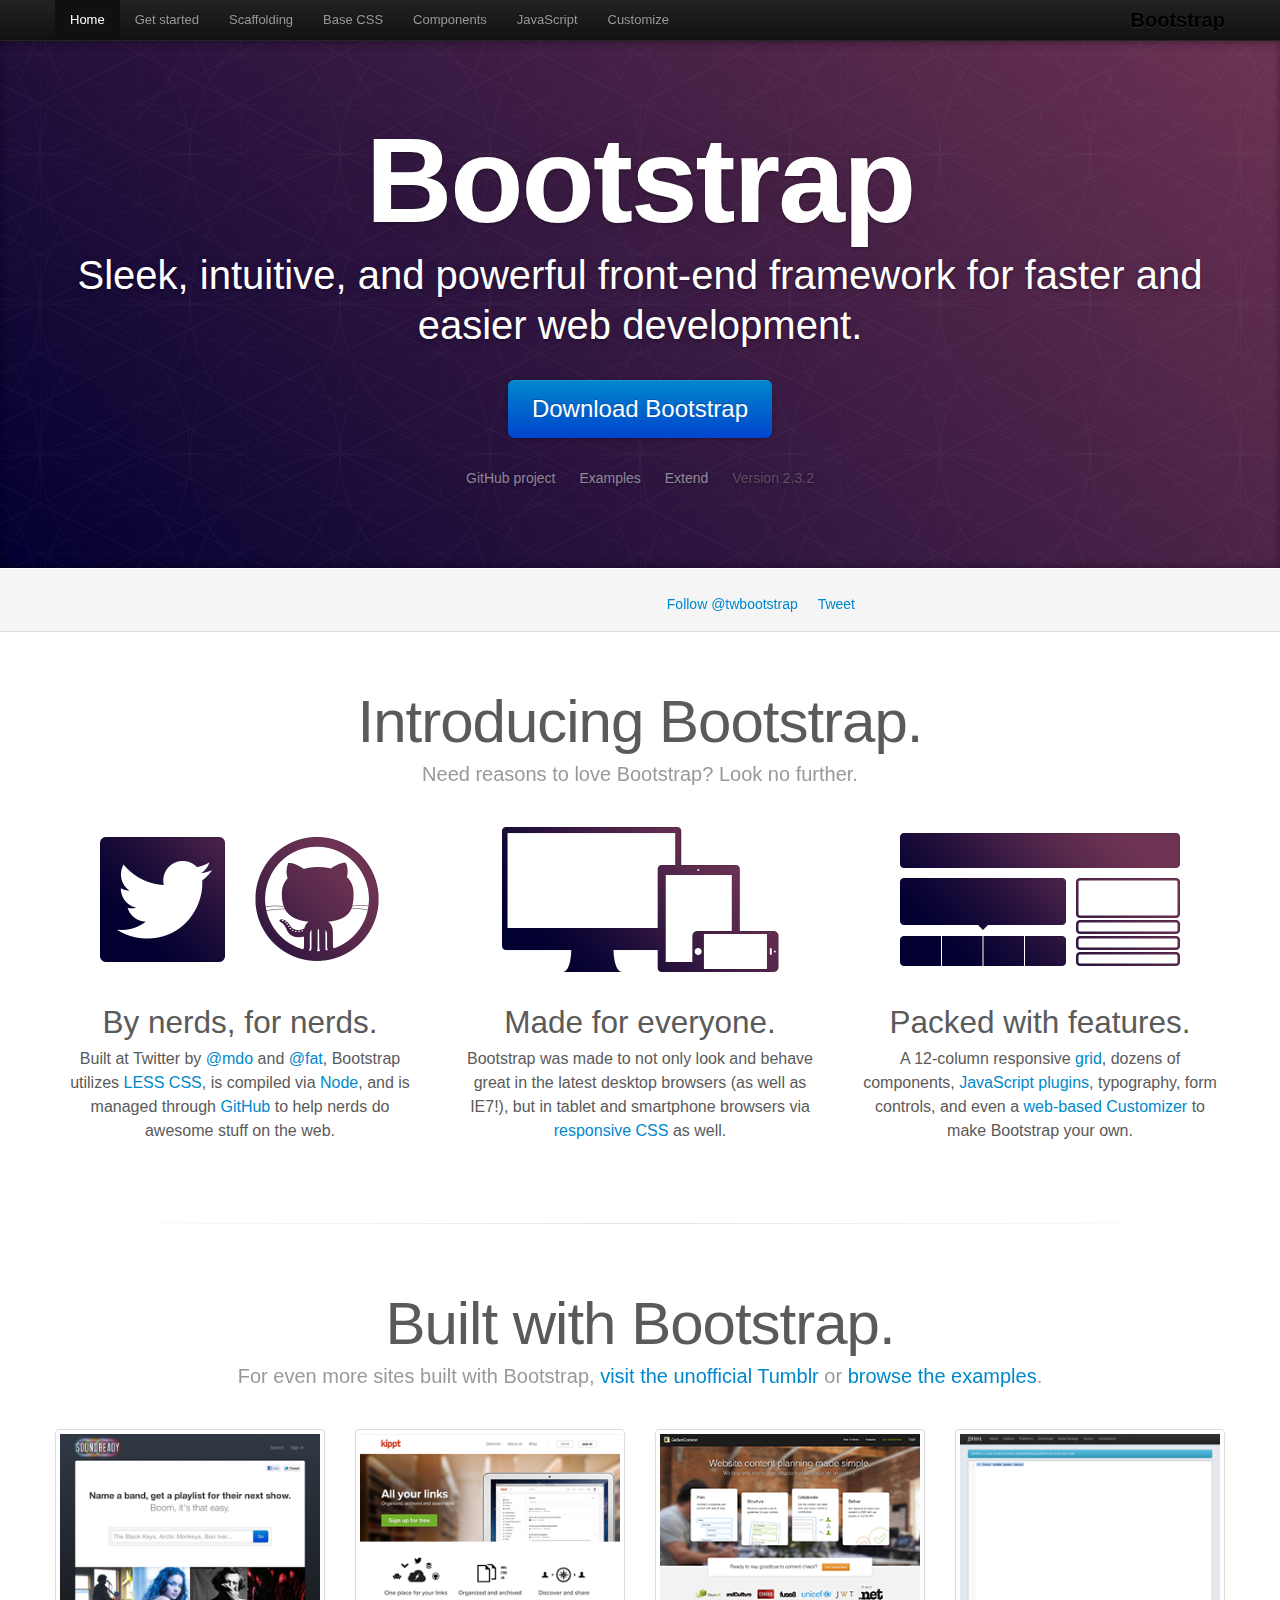
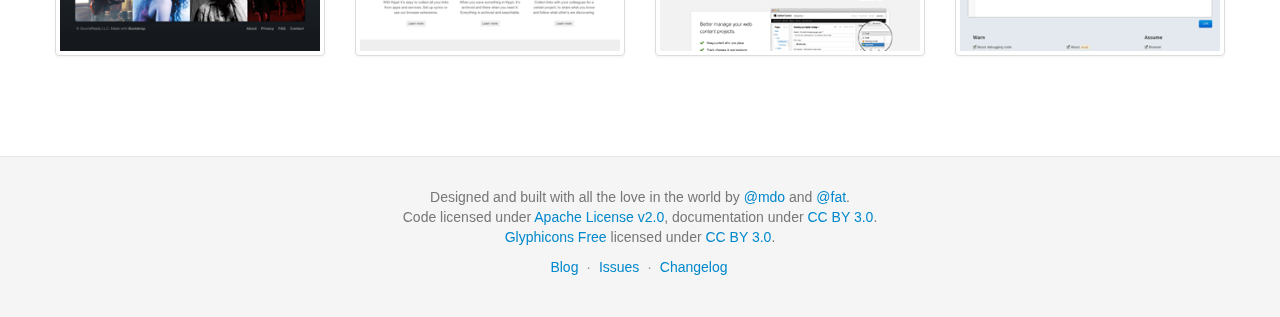
<file: deps/bootstrap/docs/index.html>
<!DOCTYPE html>
<html lang="en">
  <head>
    <meta charset="utf-8">
    <title>Bootstrap</title>
    <meta name="viewport" content="width=device-width, initial-scale=1.0">
    <meta name="description" content="">
    <meta name="author" content="">

    <!-- Le styles -->
    <link href="assets/css/bootstrap.css" rel="stylesheet">
    <link href="assets/css/bootstrap-responsive.css" rel="stylesheet">
    <link href="assets/css/docs.css" rel="stylesheet">
    <link href="assets/js/google-code-prettify/prettify.css" rel="stylesheet">

    <!-- Le HTML5 shim, for IE6-8 support of HTML5 elements -->
    <!--[if lt IE 9]>
      <script src="assets/js/html5shiv.js"></script>
    <![endif]-->

    <!-- Le fav and touch icons -->
    <link rel="apple-touch-icon-precomposed" sizes="144x144" href="assets/ico/apple-touch-icon-144-precomposed.png">
    <link rel="apple-touch-icon-precomposed" sizes="114x114" href="assets/ico/apple-touch-icon-114-precomposed.png">
      <link rel="apple-touch-icon-precomposed" sizes="72x72" href="assets/ico/apple-touch-icon-72-precomposed.png">
                    <link rel="apple-touch-icon-precomposed" href="assets/ico/apple-touch-icon-57-precomposed.png">
                                   <link rel="shortcut icon" href="assets/ico/favicon.png">

    <script type="text/javascript">
      var _gaq = _gaq || [];
      _gaq.push(['_setAccount', 'UA-146052-10']);
      _gaq.push(['_trackPageview']);
      (function() {
        var ga = document.createElement('script'); ga.type = 'text/javascript'; ga.async = true;
        ga.src = ('https:' == document.location.protocol ? 'https://ssl' : 'http://www') + '.google-analytics.com/ga.js';
        var s = document.getElementsByTagName('script')[0]; s.parentNode.insertBefore(ga, s);
      })();
    </script>
  </head>

  <body data-spy="scroll" data-target=".bs-docs-sidebar">

    <!-- Navbar
    ================================================== -->
    <div class="navbar navbar-inverse navbar-fixed-top">
      <div class="navbar-inner">
        <div class="container">
          <button type="button" class="btn btn-navbar" data-toggle="collapse" data-target=".nav-collapse">
            <span class="icon-bar"></span>
            <span class="icon-bar"></span>
            <span class="icon-bar"></span>
          </button>
          <a class="brand" href="./index.html">Bootstrap</a>
          <div class="nav-collapse collapse">
            <ul class="nav">
              <li class="active">
                <a href="./index.html">Home</a>
              </li>
              <li class="">
                <a href="./getting-started.html">Get started</a>
              </li>
              <li class="">
                <a href="./scaffolding.html">Scaffolding</a>
              </li>
              <li class="">
                <a href="./base-css.html">Base CSS</a>
              </li>
              <li class="">
                <a href="./components.html">Components</a>
              </li>
              <li class="">
                <a href="./javascript.html">JavaScript</a>
              </li>
              <li class="">
                <a href="./customize.html">Customize</a>
              </li>
            </ul>
          </div>
        </div>
      </div>
    </div>

<div class="jumbotron masthead">
  <div class="container">
    <h1>Bootstrap</h1>
    <p>Sleek, intuitive, and powerful front-end framework for faster and easier web development.</p>
    <p>
      <a href="assets/bootstrap.zip" class="btn btn-primary btn-large" onclick="_gaq.push(['_trackEvent', 'Jumbotron actions', 'Download', 'Download 2.3.2']);">Download Bootstrap</a>
    </p>
    <ul class="masthead-links">
      <li>
        <a href="http://github.com/twitter/bootstrap" onclick="_gaq.push(['_trackEvent', 'Jumbotron actions', 'Jumbotron links', 'GitHub project']);">GitHub project</a>
      </li>
      <li>
        <a href="./getting-started.html#examples" onclick="_gaq.push(['_trackEvent', 'Jumbotron actions', 'Jumbotron links', 'Examples']);">Examples</a>
      </li>
      <li>
        <a href="./extend.html" onclick="_gaq.push(['_trackEvent', 'Jumbotron actions', 'Jumbotron links', 'Extend']);">Extend</a>
      </li>
      <li>
        Version 2.3.2
      </li>
    </ul>
  </div>
</div>

<div class="bs-docs-social">
  <div class="container">
    <ul class="bs-docs-social-buttons">
      <li>
        <iframe class="github-btn" src="http://ghbtns.com/github-btn.html?user=twitter&repo=bootstrap&type=watch&count=true" allowtransparency="true" frameborder="0" scrolling="0" width="100px" height="20px"></iframe>
      </li>
      <li>
        <iframe class="github-btn" src="http://ghbtns.com/github-btn.html?user=twitter&repo=bootstrap&type=fork&count=true" allowtransparency="true" frameborder="0" scrolling="0" width="102px" height="20px"></iframe>
      </li>
      <li class="follow-btn">
        <a href="https://twitter.com/twbootstrap" class="twitter-follow-button" data-link-color="#0069D6" data-show-count="true">Follow @twbootstrap</a>
      </li>
      <li class="tweet-btn">
        <a href="https://twitter.com/share" class="twitter-share-button" data-url="http://twitter.github.com/bootstrap/" data-count="horizontal" data-via="twbootstrap" data-related="mdo:Creator of Twitter Bootstrap">Tweet</a>
      </li>
    </ul>
  </div>
</div>

<div class="container">

  <div class="marketing">

    <h1>Introducing Bootstrap.</h1>
    <p class="marketing-byline">Need reasons to love Bootstrap? Look no further.</p>

    <div class="row-fluid">
      <div class="span4">
        <img class="marketing-img" src="assets/img/bs-docs-twitter-github.png">
        <h2>By nerds, for nerds.</h2>
        <p>Built at Twitter by <a href="http://twitter.com/mdo">@mdo</a> and <a href="http://twitter.com/fat">@fat</a>, Bootstrap utilizes <a href="http://lesscss.org">LESS CSS</a>, is compiled via <a href="http://nodejs.org">Node</a>, and is managed through <a href="http://github.com">GitHub</a> to help nerds do awesome stuff on the web.</p>
      </div>
      <div class="span4">
        <img class="marketing-img" src="assets/img/bs-docs-responsive-illustrations.png">
        <h2>Made for everyone.</h2>
        <p>Bootstrap was made to not only look and behave great in the latest desktop browsers (as well as IE7!), but in tablet and smartphone browsers via <a href="./scaffolding.html#responsive">responsive CSS</a> as well.</p>
      </div>
      <div class="span4">
        <img class="marketing-img" src="assets/img/bs-docs-bootstrap-features.png">
        <h2>Packed with features.</h2>
        <p>A 12-column responsive <a href="./scaffolding.html#gridSystem">grid</a>, dozens of components, <a href="./javascript.html">JavaScript plugins</a>, typography, form controls, and even a <a href="./customize.html">web-based Customizer</a> to make Bootstrap your own.</p>
      </div>
    </div>

    <hr class="soften">

    <h1>Built with Bootstrap.</h1>
    <p class="marketing-byline">For even more sites built with Bootstrap, <a href="http://builtwithbootstrap.tumblr.com/" target="_blank">visit the unofficial Tumblr</a> or <a href="./getting-started.html#examples">browse the examples</a>.</p>
    <div class="row-fluid">
      <ul class="thumbnails example-sites">
        <li class="span3">
          <a class="thumbnail" href="http://soundready.fm/" target="_blank">
            <img src="assets/img/example-sites/soundready.png" alt="SoundReady.fm">
          </a>
        </li>
        <li class="span3">
          <a class="thumbnail" href="http://kippt.com/" target="_blank">
            <img src="assets/img/example-sites/kippt.png" alt="Kippt">
          </a>
        </li>
        <li class="span3">
          <a class="thumbnail" href="http://www.gathercontent.com/" target="_blank">
            <img src="assets/img/example-sites/gathercontent.png" alt="Gather Content">
          </a>
        </li>
        <li class="span3">
          <a class="thumbnail" href="http://www.jshint.com/" target="_blank">
            <img src="assets/img/example-sites/jshint.png" alt="JS Hint">
          </a>
        </li>
      </ul>
     </div>

  </div>

</div>



    <!-- Footer
    ================================================== -->
    <footer class="footer">
      <div class="container">
        <p>Designed and built with all the love in the world by <a href="http://twitter.com/mdo" target="_blank">@mdo</a> and <a href="http://twitter.com/fat" target="_blank">@fat</a>.</p>
        <p>Code licensed under <a href="http://www.apache.org/licenses/LICENSE-2.0" target="_blank">Apache License v2.0</a>, documentation under <a href="http://creativecommons.org/licenses/by/3.0/">CC BY 3.0</a>.</p>
        <p><a href="http://glyphicons.com">Glyphicons Free</a> licensed under <a href="http://creativecommons.org/licenses/by/3.0/">CC BY 3.0</a>.</p>
        <ul class="footer-links">
          <li><a href="http://blog.getbootstrap.com">Blog</a></li>
          <li class="muted">&middot;</li>
          <li><a href="https://github.com/twitter/bootstrap/issues?state=open">Issues</a></li>
          <li class="muted">&middot;</li>
          <li><a href="https://github.com/twitter/bootstrap/blob/master/CHANGELOG.md">Changelog</a></li>
        </ul>
      </div>
    </footer>



    <!-- Le javascript
    ================================================== -->
    <!-- Placed at the end of the document so the pages load faster -->
    <script type="text/javascript" src="http://platform.twitter.com/widgets.js"></script>
    <script src="assets/js/jquery.js"></script>
    <script src="assets/js/bootstrap-transition.js"></script>
    <script src="assets/js/bootstrap-alert.js"></script>
    <script src="assets/js/bootstrap-modal.js"></script>
    <script src="assets/js/bootstrap-dropdown.js"></script>
    <script src="assets/js/bootstrap-scrollspy.js"></script>
    <script src="assets/js/bootstrap-tab.js"></script>
    <script src="assets/js/bootstrap-tooltip.js"></script>
    <script src="assets/js/bootstrap-popover.js"></script>
    <script src="assets/js/bootstrap-button.js"></script>
    <script src="assets/js/bootstrap-collapse.js"></script>
    <script src="assets/js/bootstrap-carousel.js"></script>
    <script src="assets/js/bootstrap-typeahead.js"></script>
    <script src="assets/js/bootstrap-affix.js"></script>

    <script src="assets/js/holder/holder.js"></script>
    <script src="assets/js/google-code-prettify/prettify.js"></script>

    <script src="assets/js/application.js"></script>


    <!-- Analytics
    ================================================== -->
    <script>
      var _gauges = _gauges || [];
      (function() {
        var t   = document.createElement('script');
        t.type  = 'text/javascript';
        t.async = true;
        t.id    = 'gauges-tracker';
        t.setAttribute('data-site-id', '4f0dc9fef5a1f55508000013');
        t.src = '//secure.gaug.es/track.js';
        var s = document.getElementsByTagName('script')[0];
        s.parentNode.insertBefore(t, s);
      })();
    </script>

  </body>
</html>
</file>
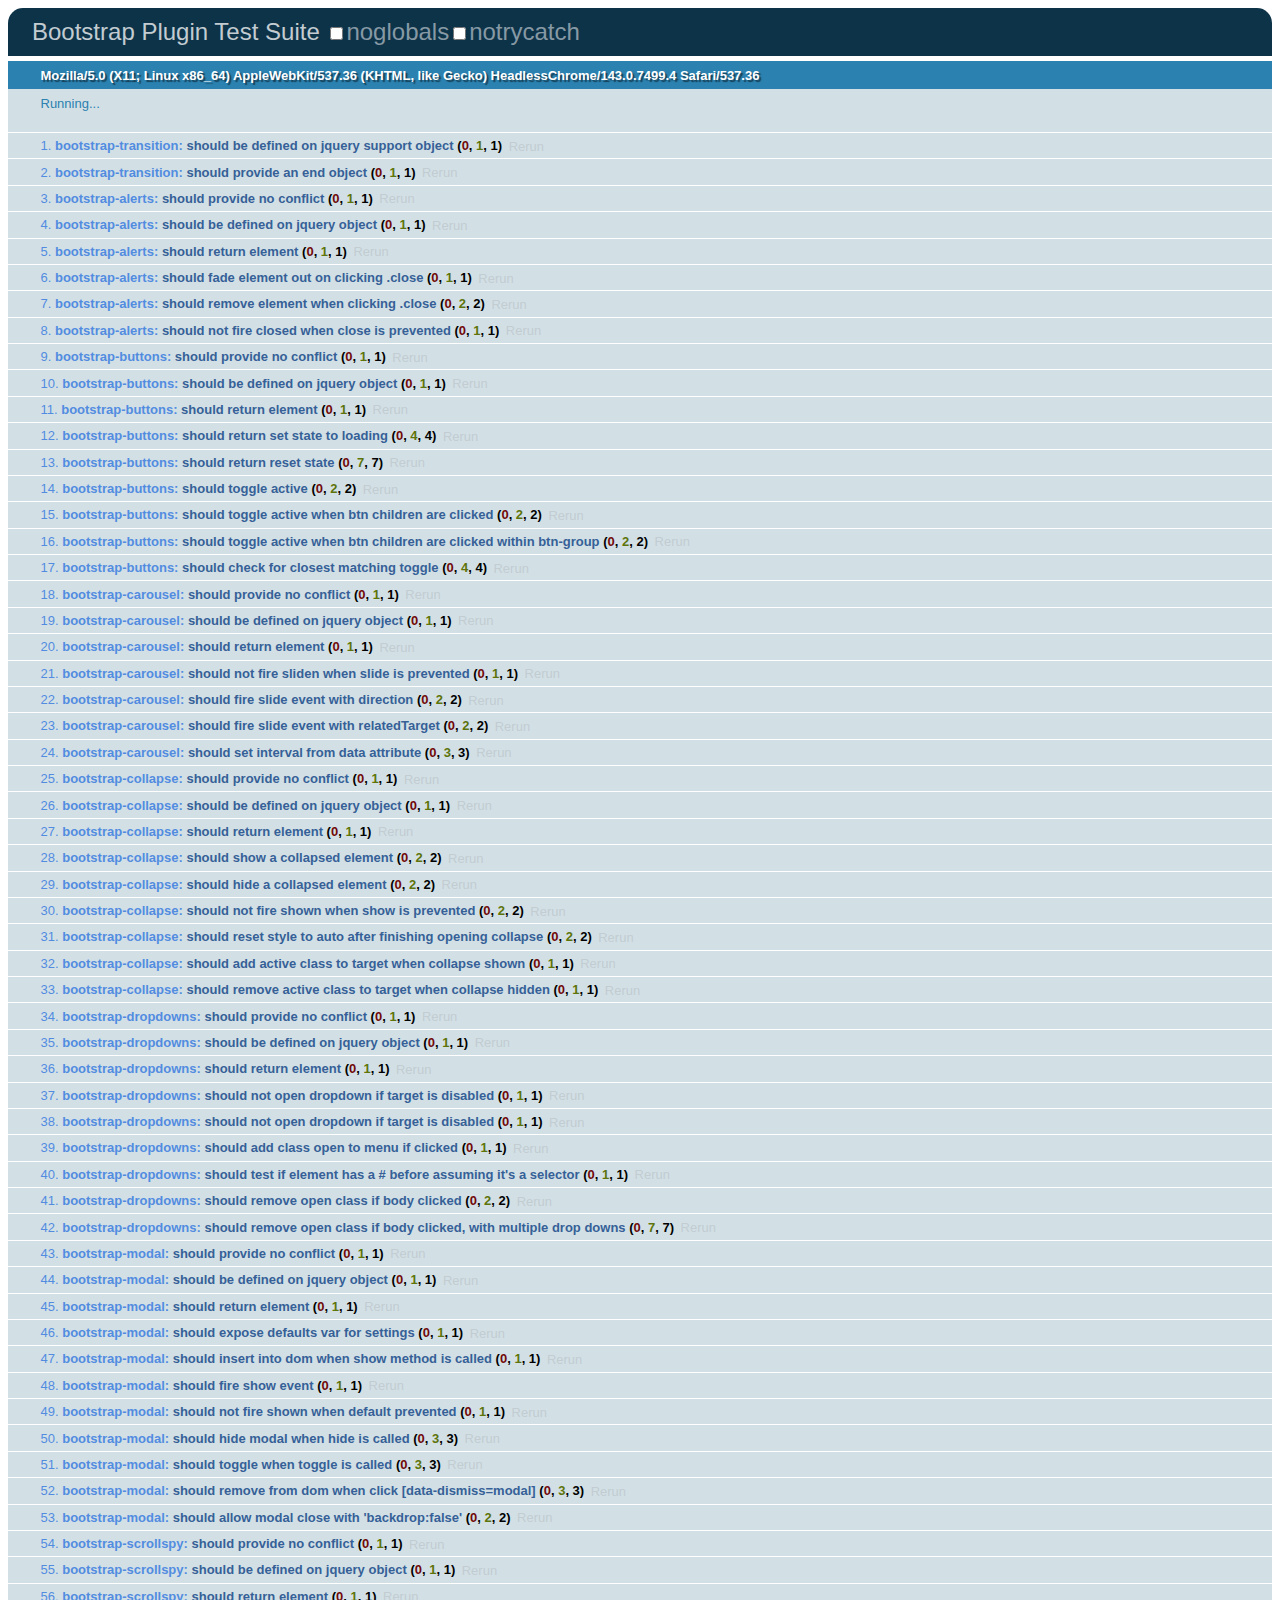
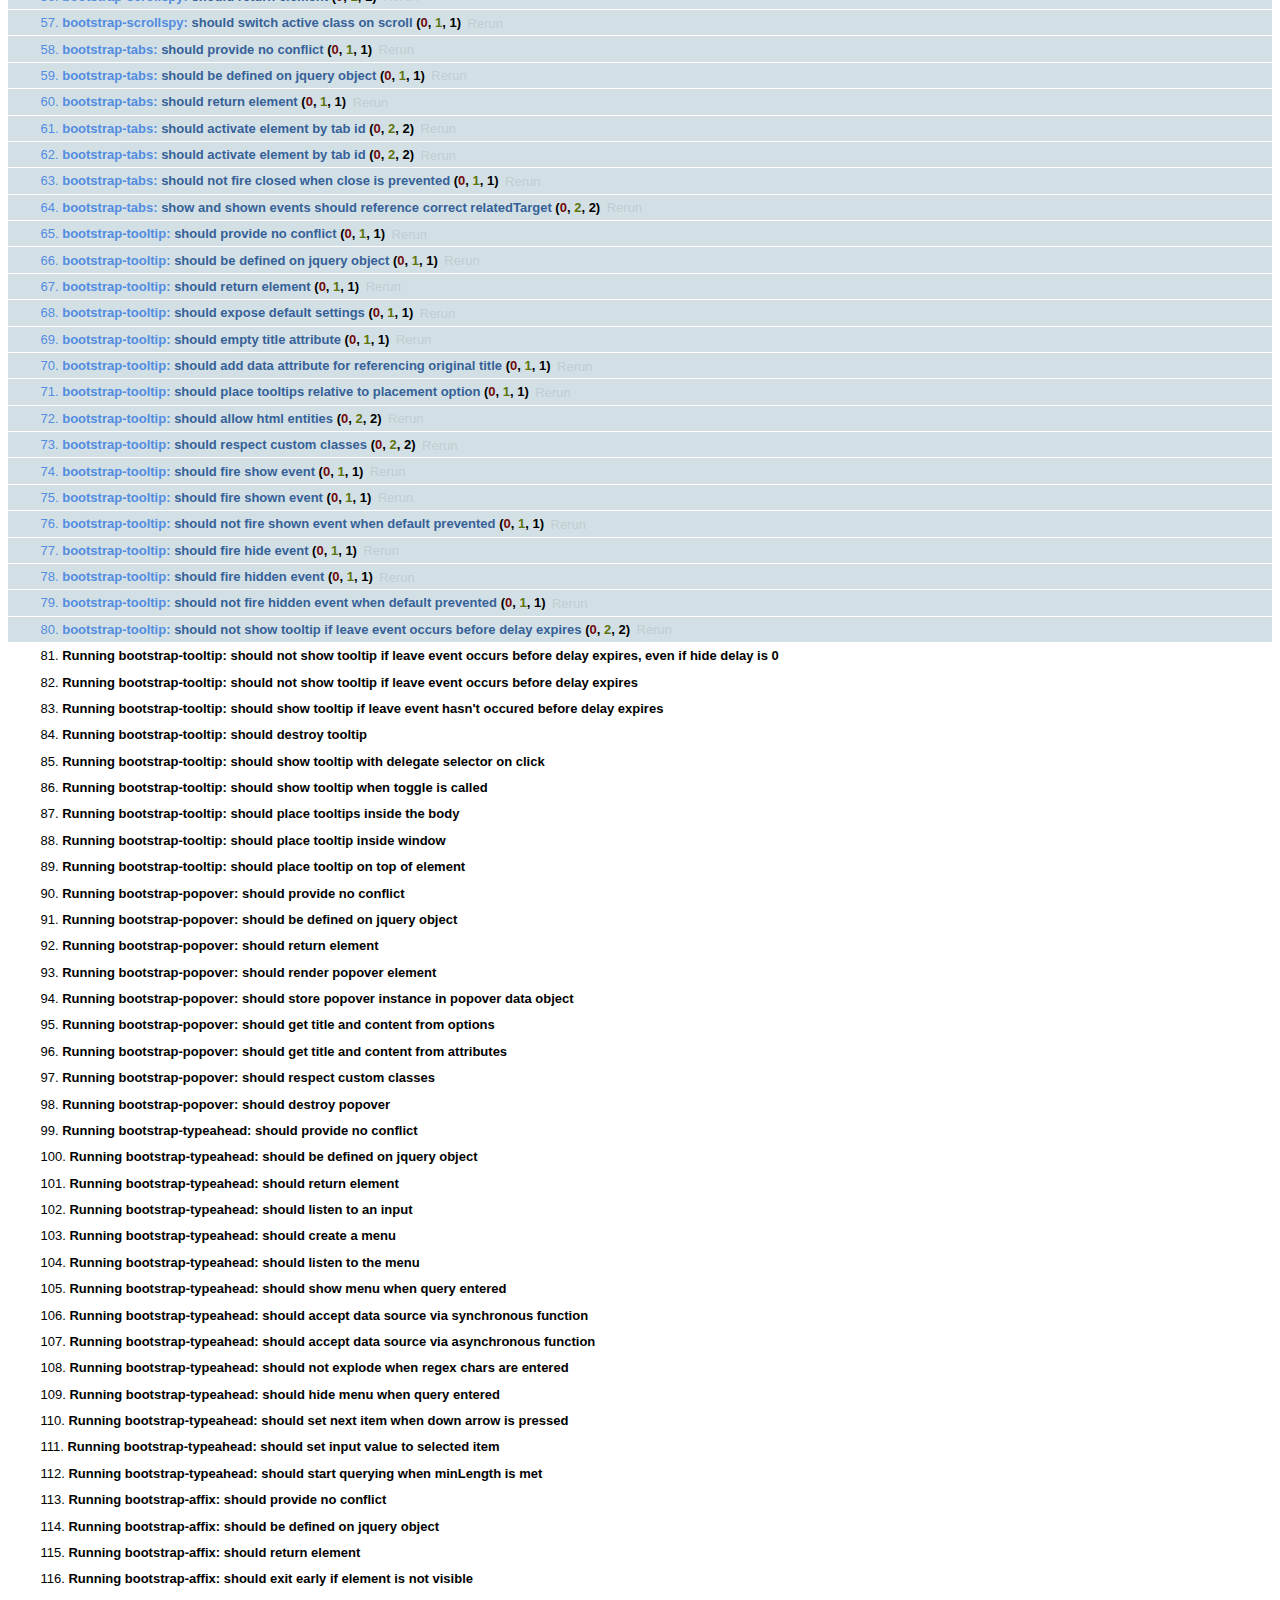
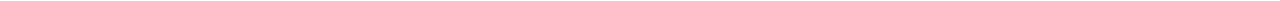
<file: deps/bootstrap/js/tests/index.html>
<!DOCTYPE HTML>
<html>
<head>
  <title>Bootstrap Plugin Test Suite</title>

  <!-- jquery -->
  <!--<script src="http://code.jquery.com/jquery-1.7.min.js"></script>-->
  <script src="vendor/jquery.js"></script>

  <!-- qunit -->
  <link rel="stylesheet" href="vendor/qunit.css" type="text/css" media="screen" />
  <script src="vendor/qunit.js"></script>

  <!-- phantomjs logging script-->
  <script src="unit/bootstrap-phantom.js"></script>

  <!--  plugin sources -->
  <script src="../../js/bootstrap-transition.js"></script>
  <script src="../../js/bootstrap-alert.js"></script>
  <script src="../../js/bootstrap-button.js"></script>
  <script src="../../js/bootstrap-carousel.js"></script>
  <script src="../../js/bootstrap-collapse.js"></script>
  <script src="../../js/bootstrap-dropdown.js"></script>
  <script src="../../js/bootstrap-modal.js"></script>
  <script src="../../js/bootstrap-scrollspy.js"></script>
  <script src="../../js/bootstrap-tab.js"></script>
  <script src="../../js/bootstrap-tooltip.js"></script>
  <script src="../../js/bootstrap-popover.js"></script>
  <script src="../../js/bootstrap-typeahead.js"></script>
  <script src="../../js/bootstrap-affix.js"></script>

  <!-- unit tests -->
  <script src="unit/bootstrap-transition.js"></script>
  <script src="unit/bootstrap-alert.js"></script>
  <script src="unit/bootstrap-button.js"></script>
  <script src="unit/bootstrap-carousel.js"></script>
  <script src="unit/bootstrap-collapse.js"></script>
  <script src="unit/bootstrap-dropdown.js"></script>
  <script src="unit/bootstrap-modal.js"></script>
  <script src="unit/bootstrap-scrollspy.js"></script>
  <script src="unit/bootstrap-tab.js"></script>
  <script src="unit/bootstrap-tooltip.js"></script>
  <script src="unit/bootstrap-popover.js"></script>
  <script src="unit/bootstrap-typeahead.js"></script>
  <script src="unit/bootstrap-affix.js"></script>
</head>
<body>
  <div>
    <h1 id="qunit-header">Bootstrap Plugin Test Suite</h1>
    <h2 id="qunit-banner"></h2>
    <h2 id="qunit-userAgent"></h2>
    <ol id="qunit-tests"></ol>
    <div id="qunit-fixture"></div>
  </div>
</body>
</html>
</file>
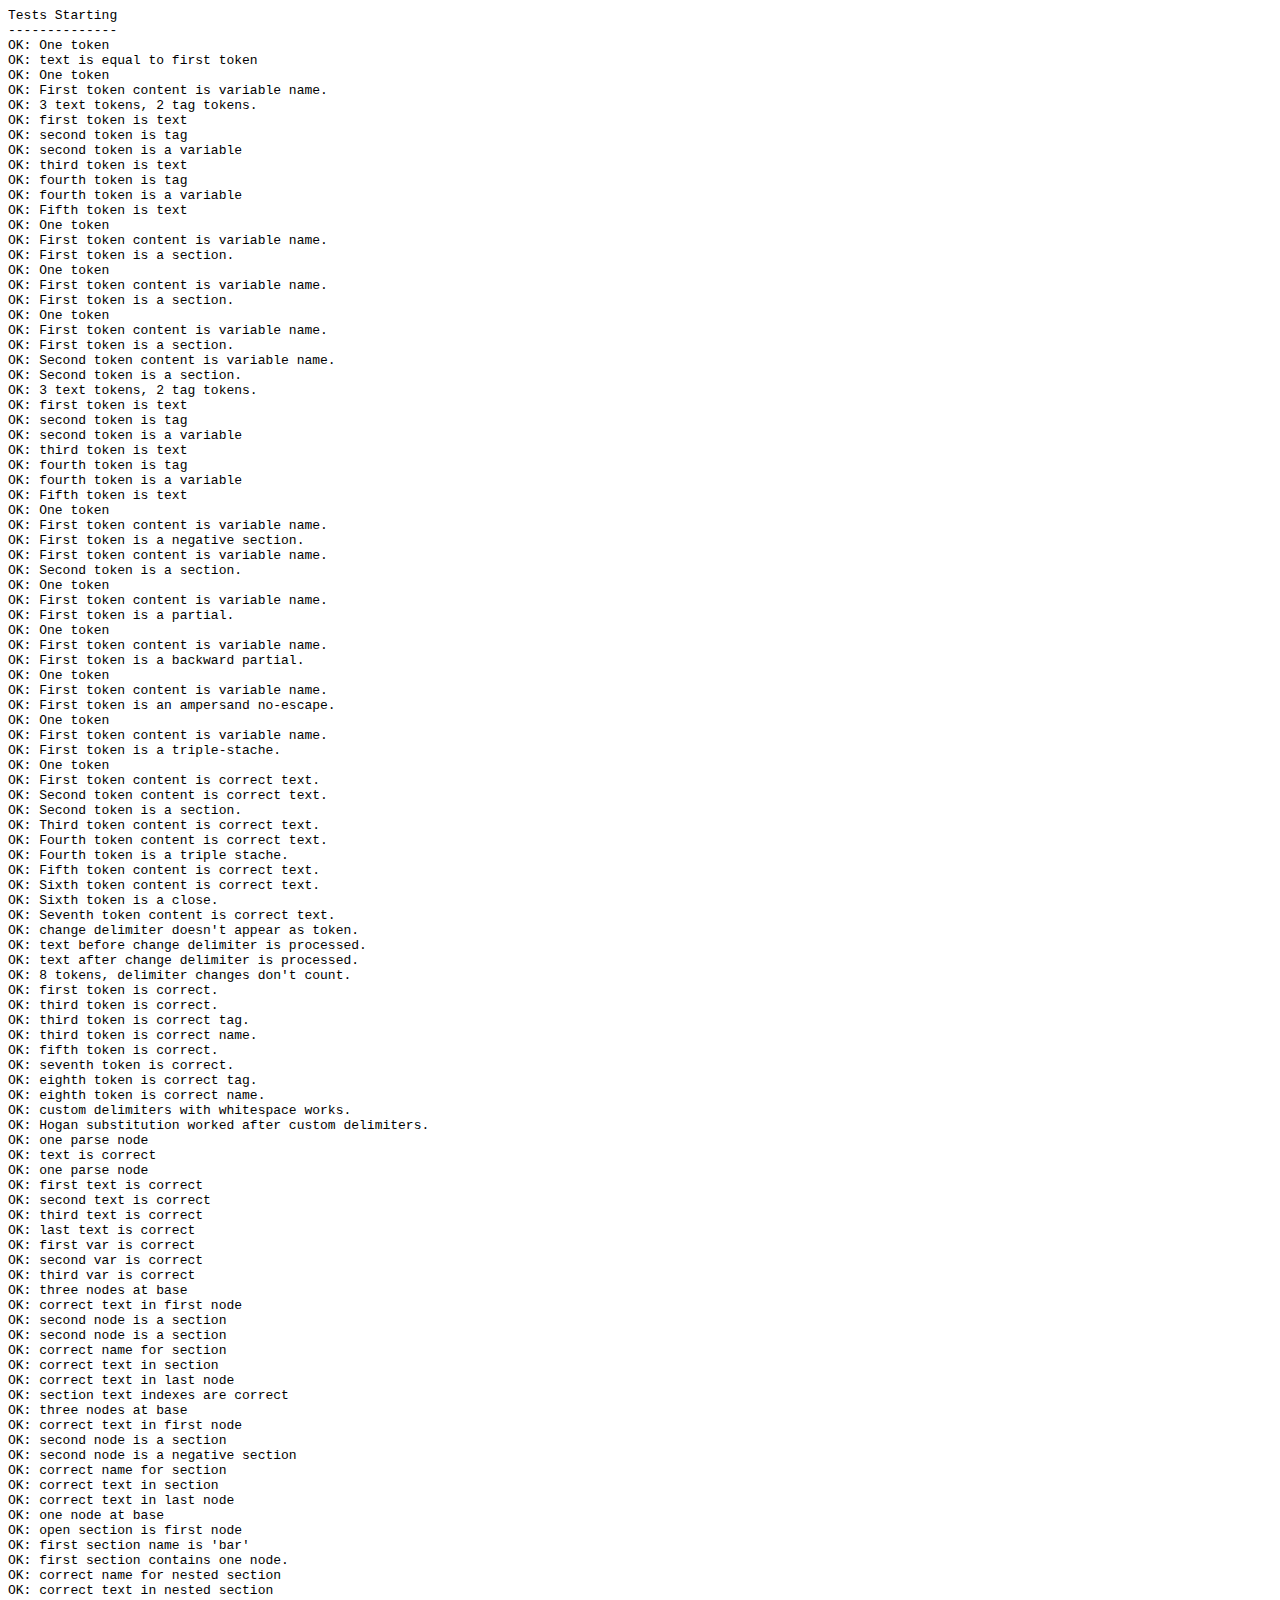
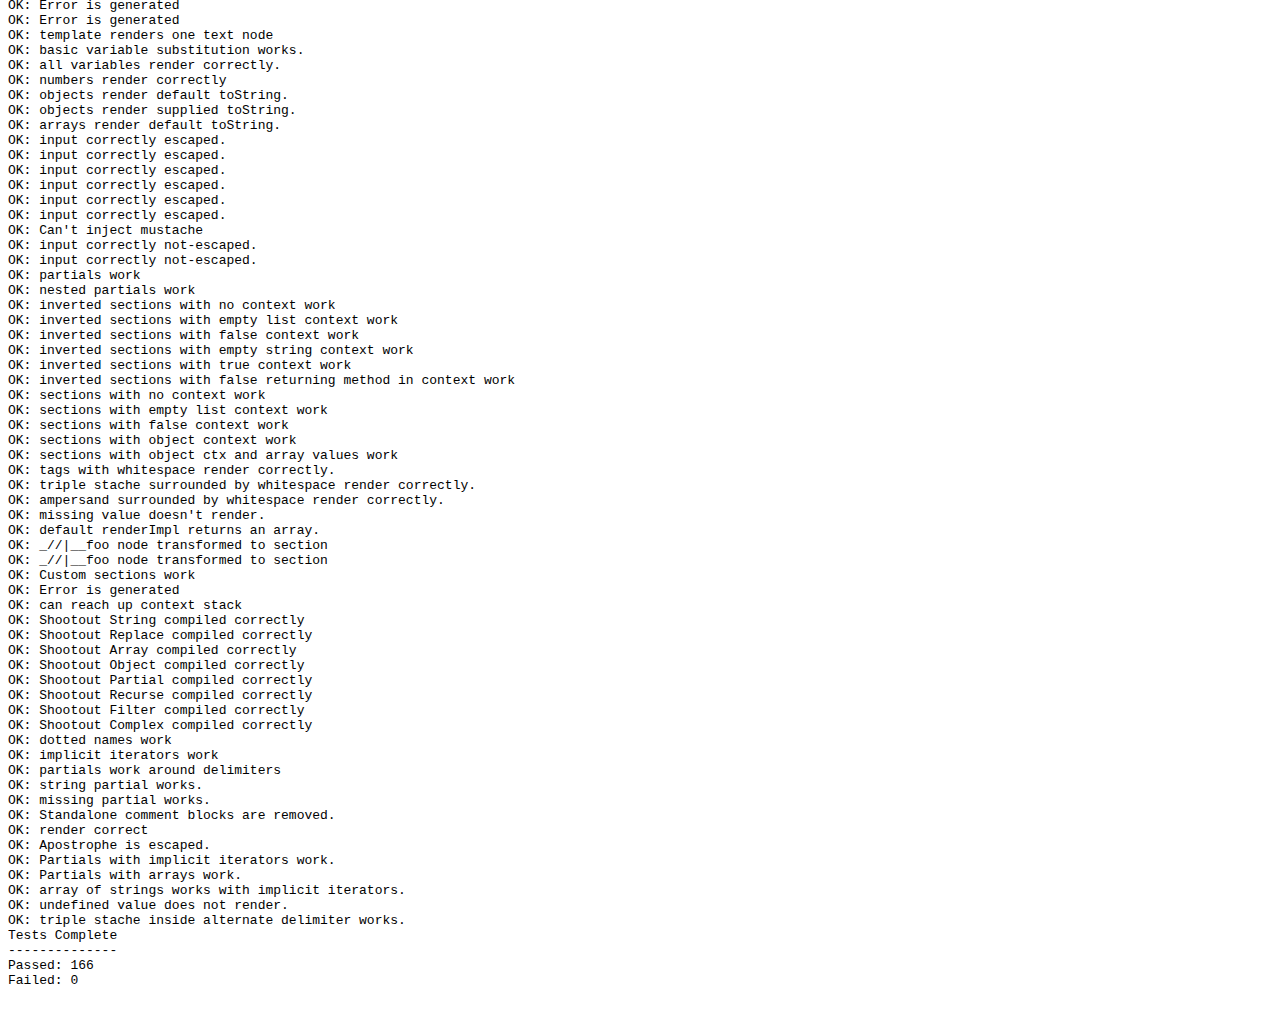
<file: deps/bootstrap/docs/build/node_modules/hogan.js/test/index.html>
<html>
<head>
	<title>test</title>
	<script src="https://raw.github.com/douglascrockford/JSON-js/master/json2.js"></script>
</head>
<body>
  <code id="console"></code>
  <script>var Hogan = {};</script>
  <script src="../lib/template.js"></script>
  <script src="../lib/compiler.js"></script>
  <script src="./index.js"></script>
</body>
</html>
</file>
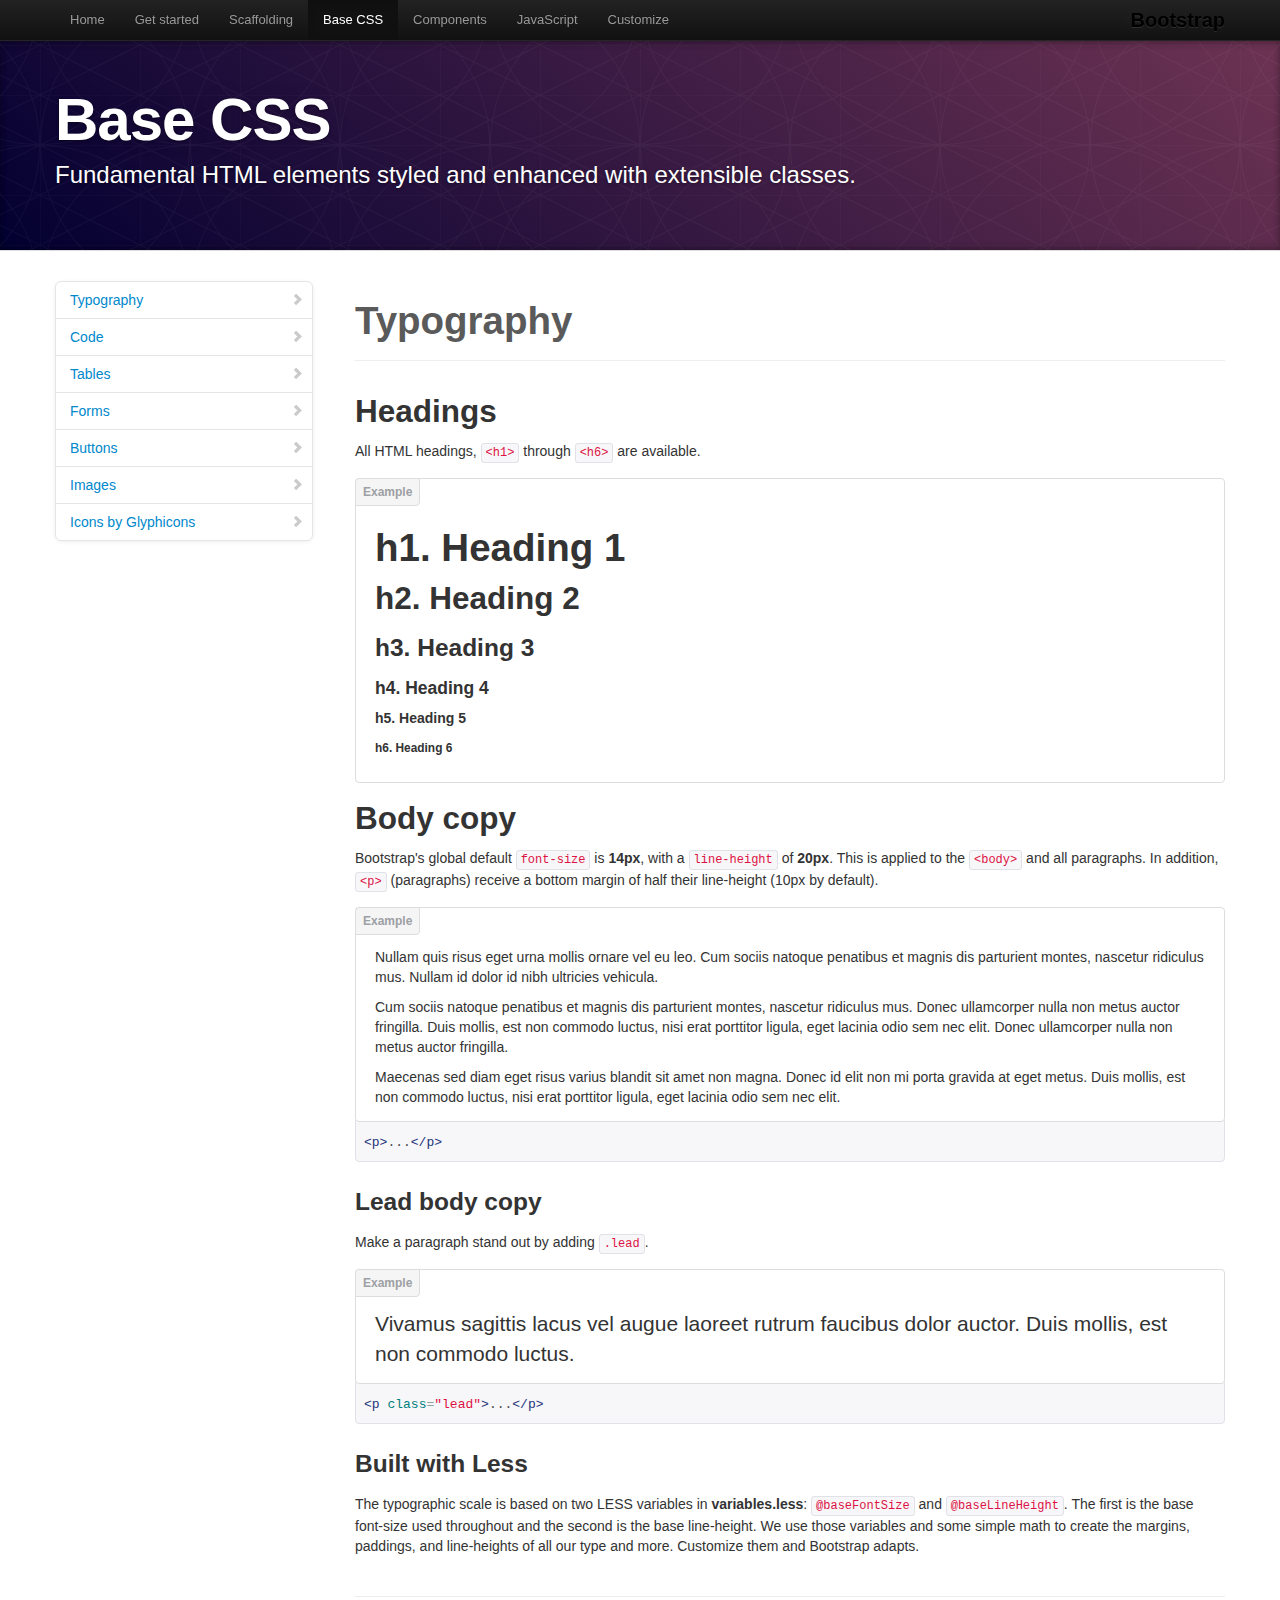
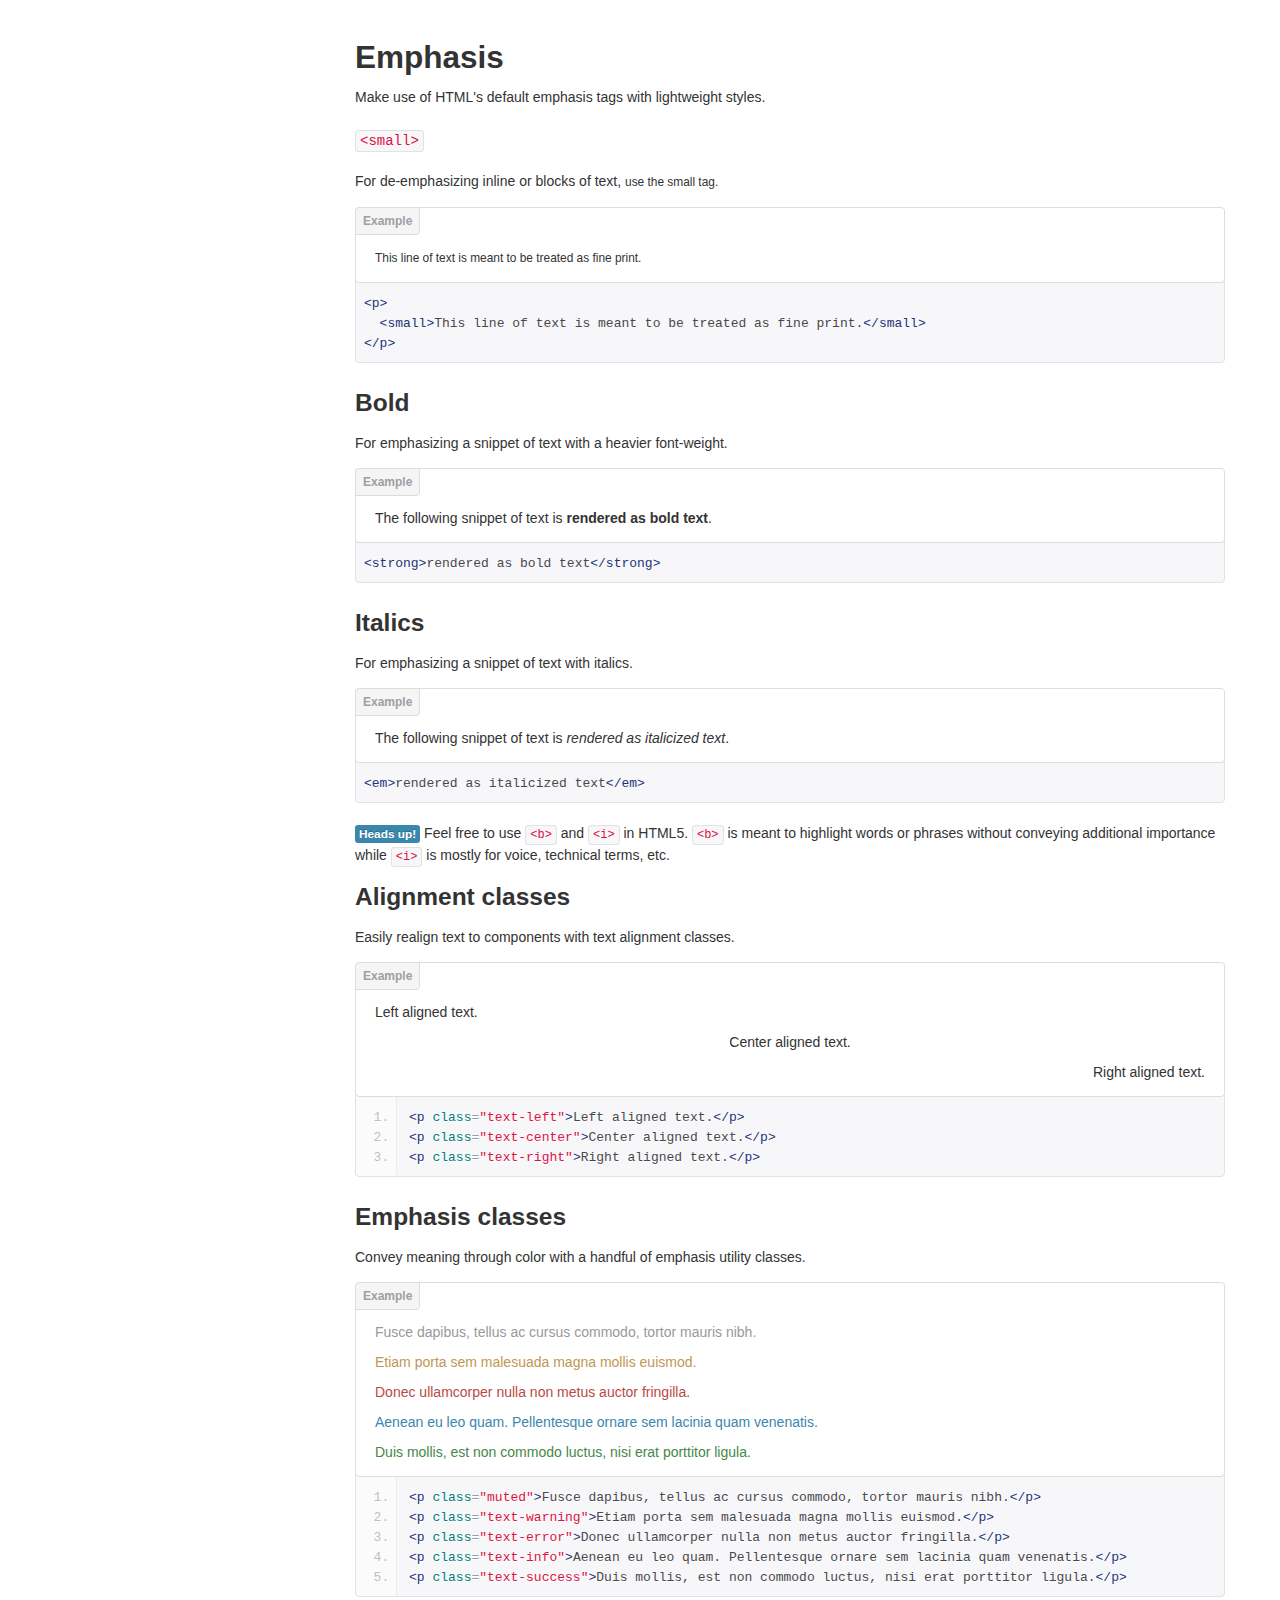
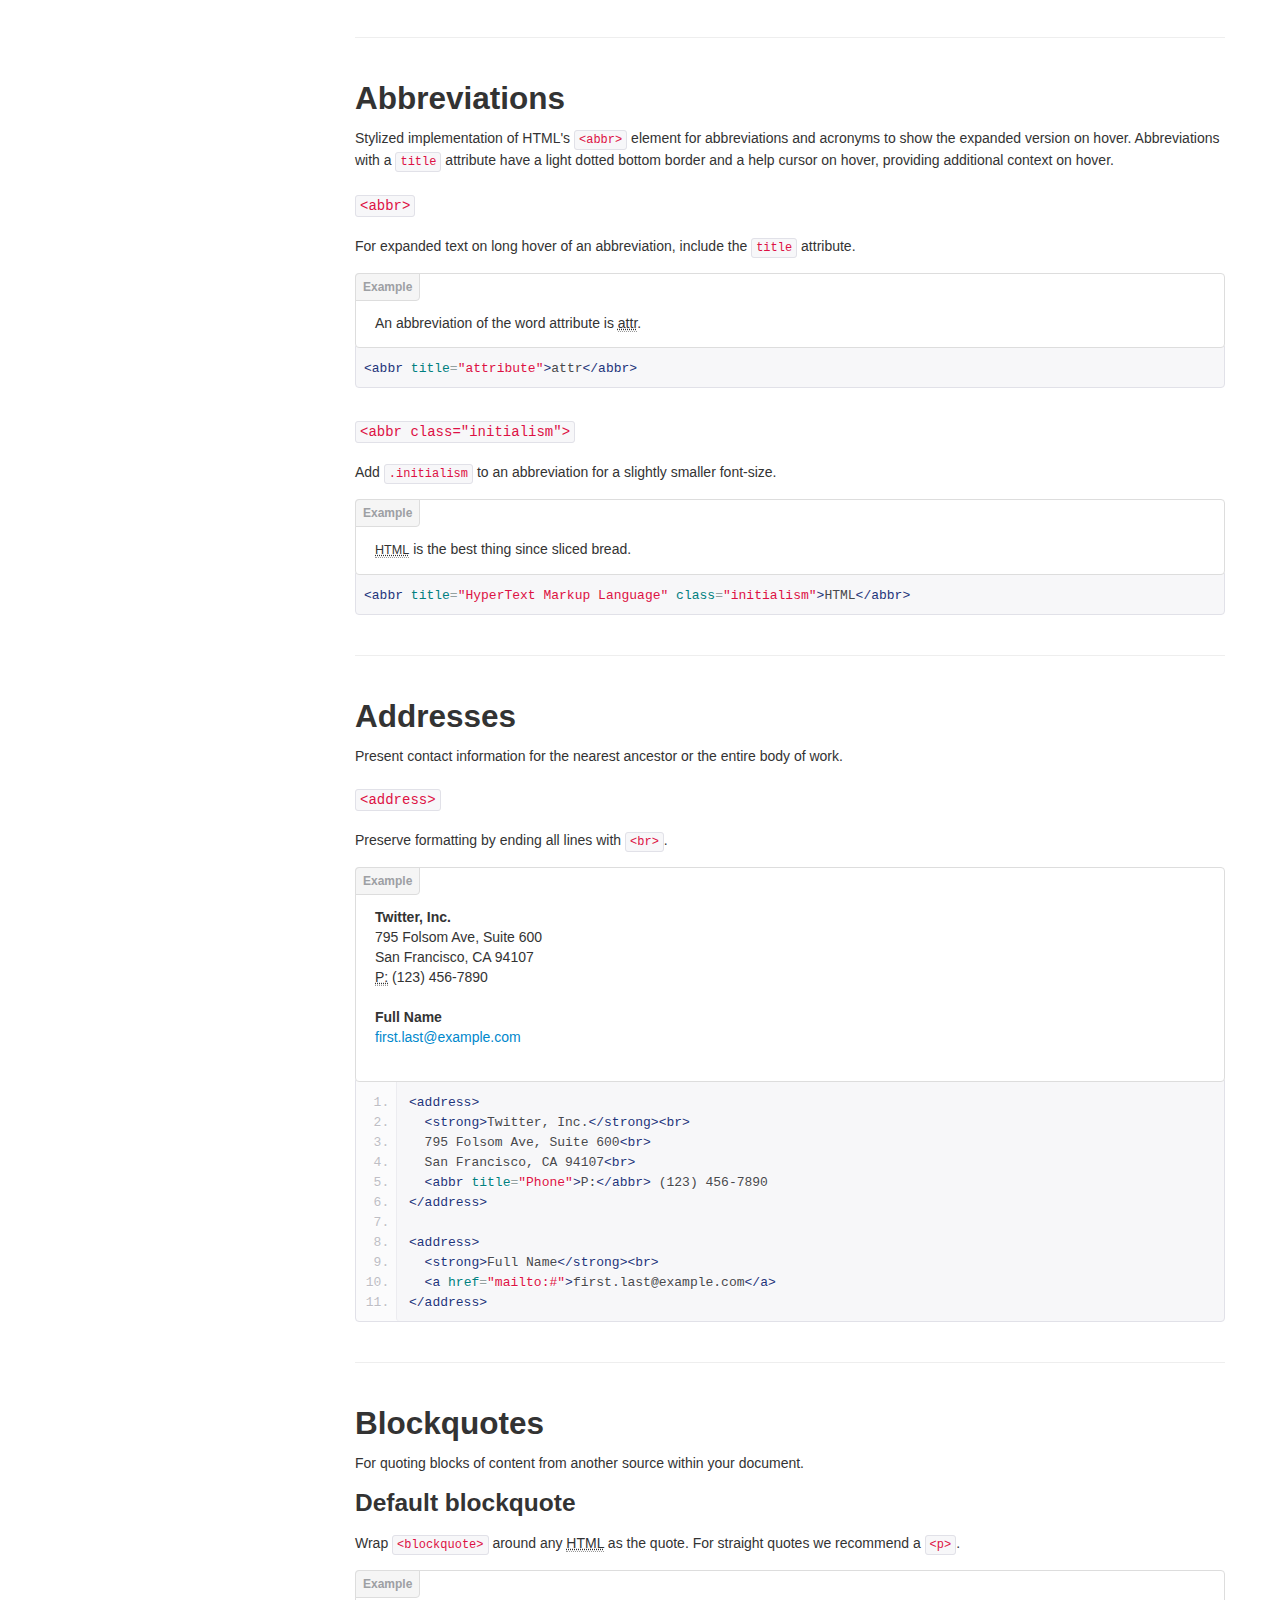
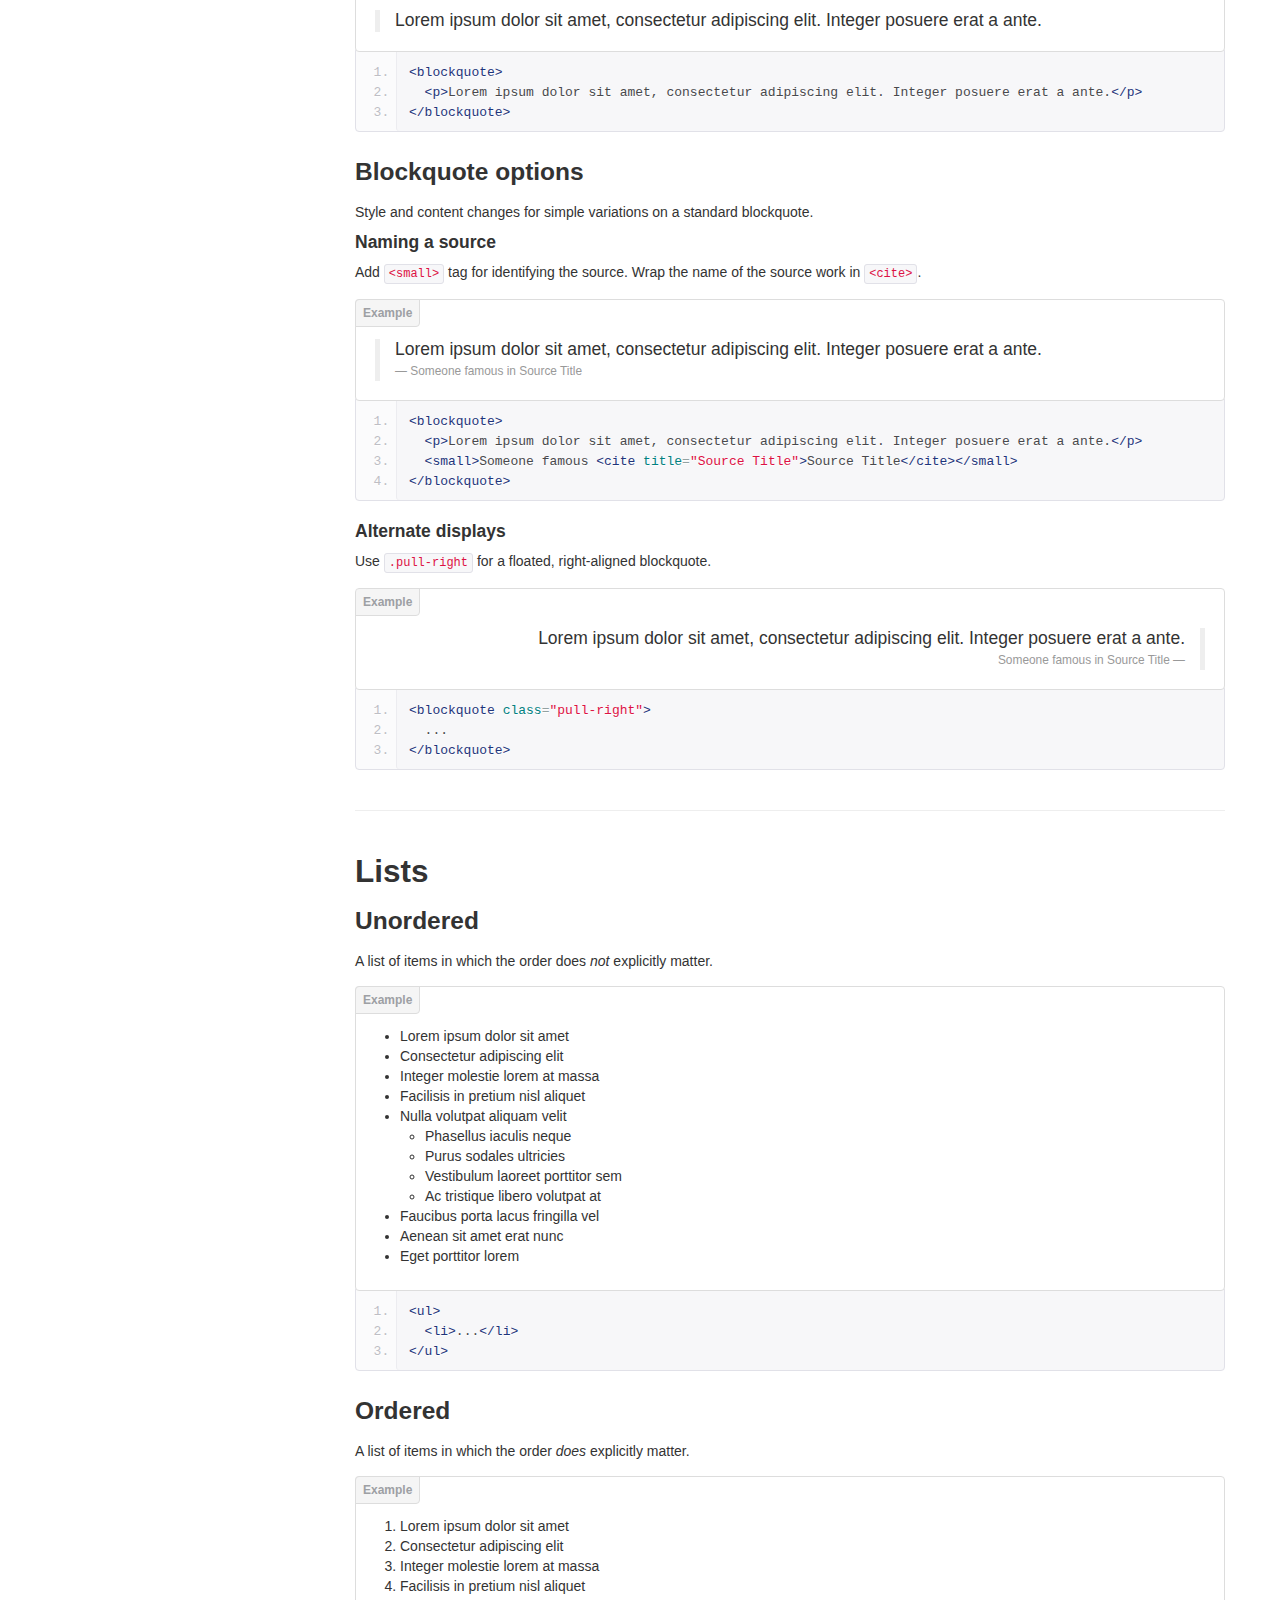
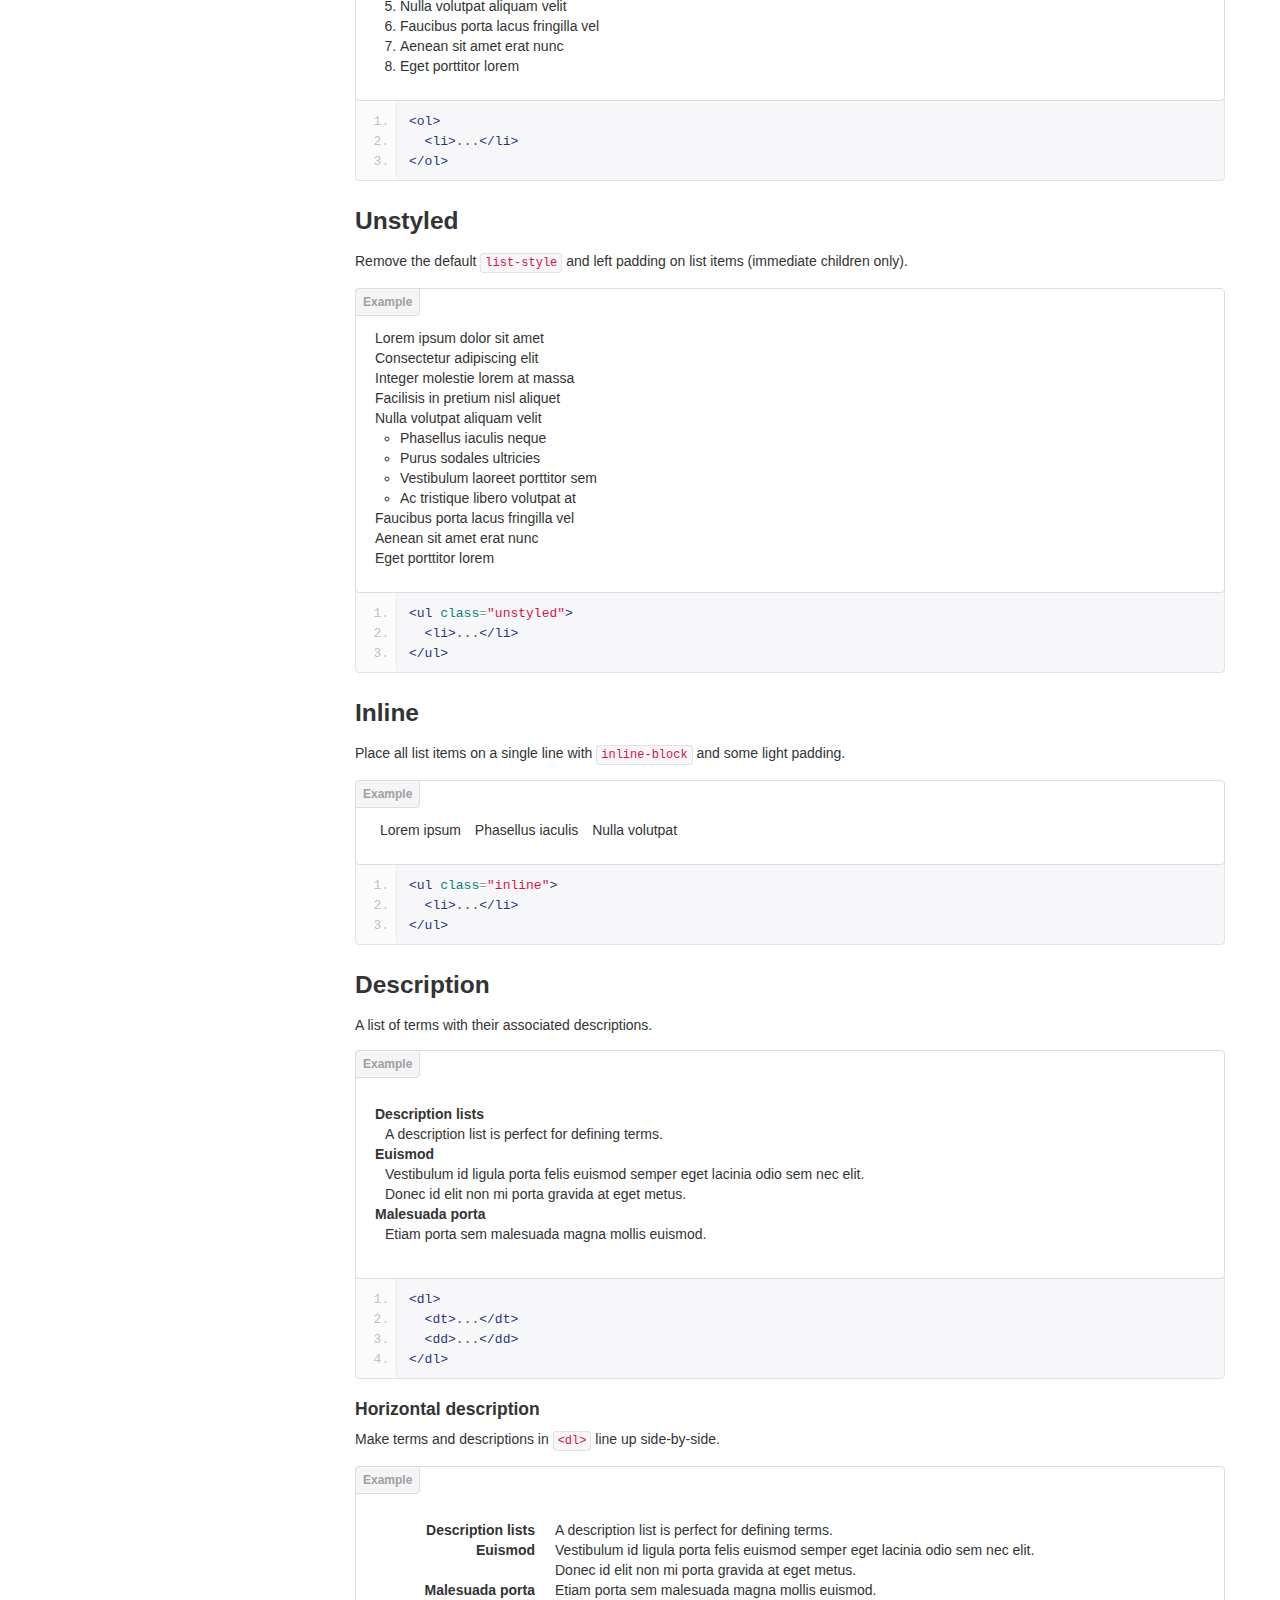
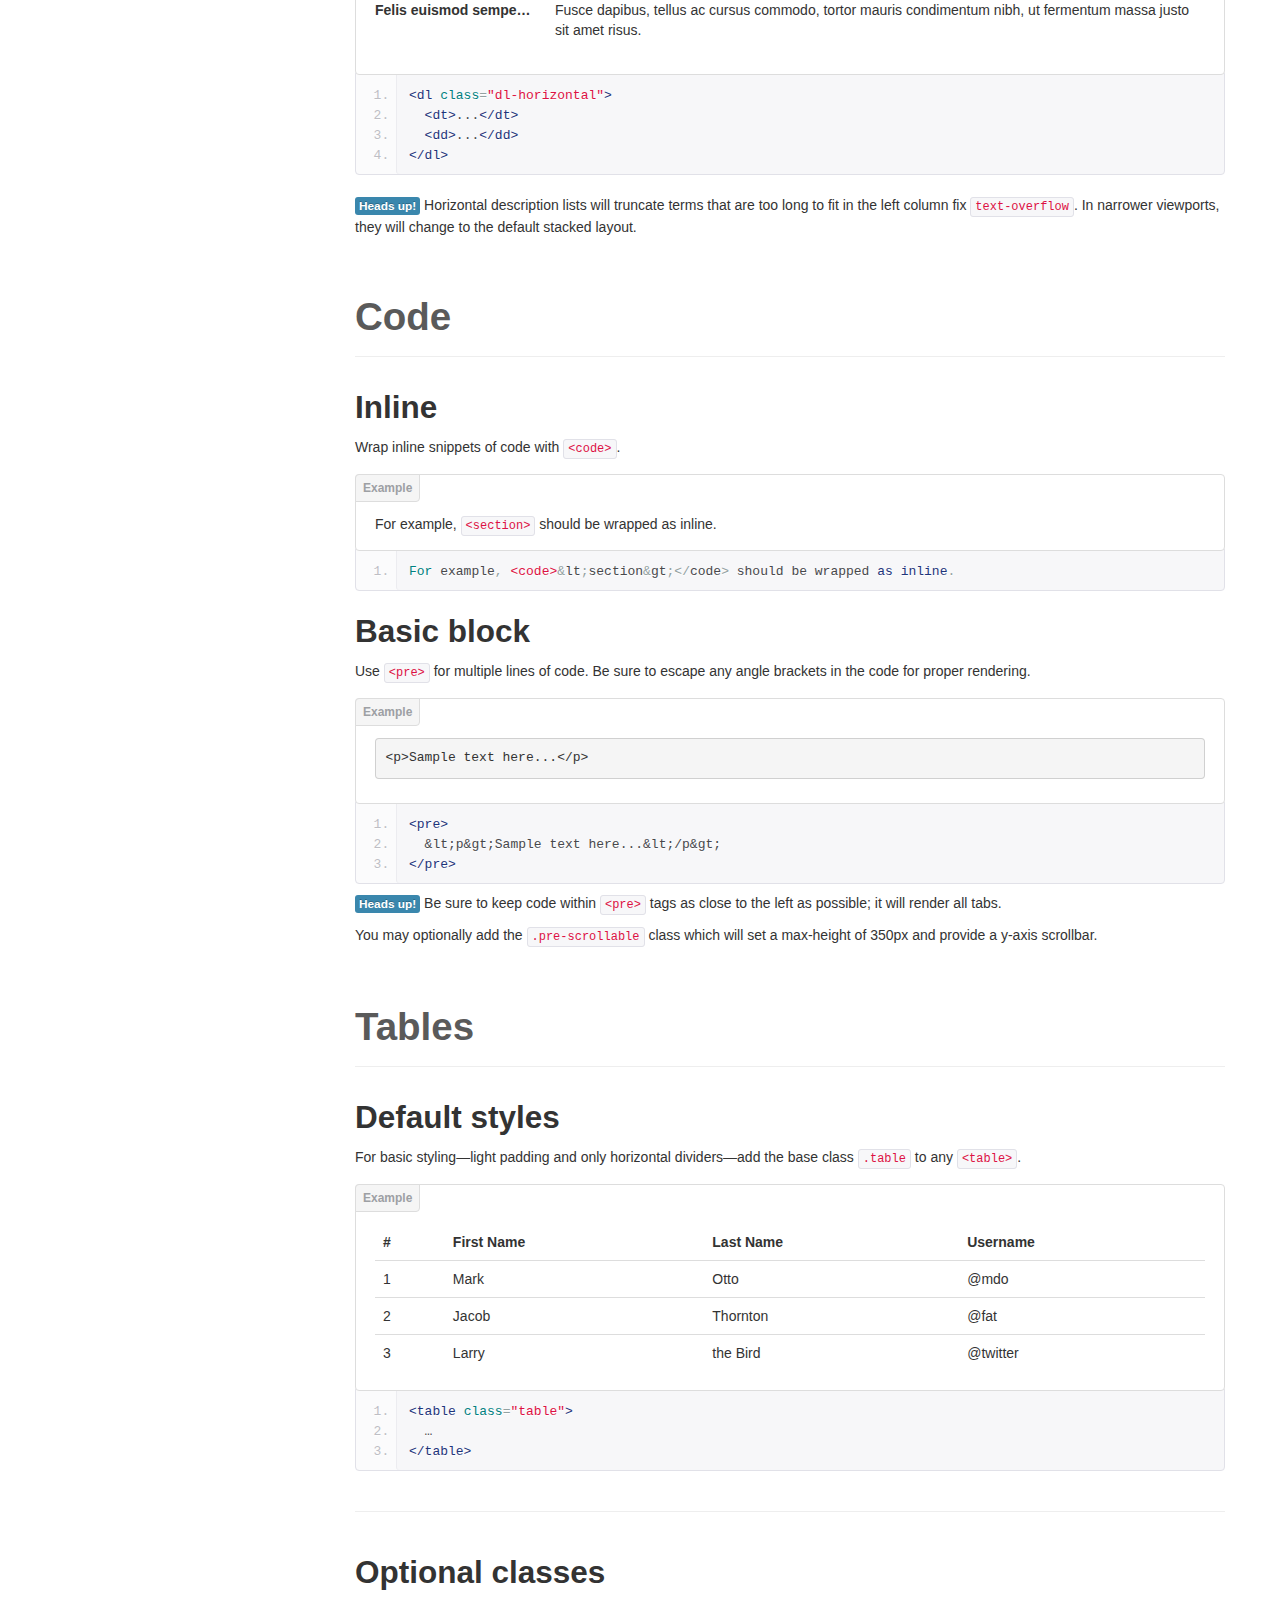
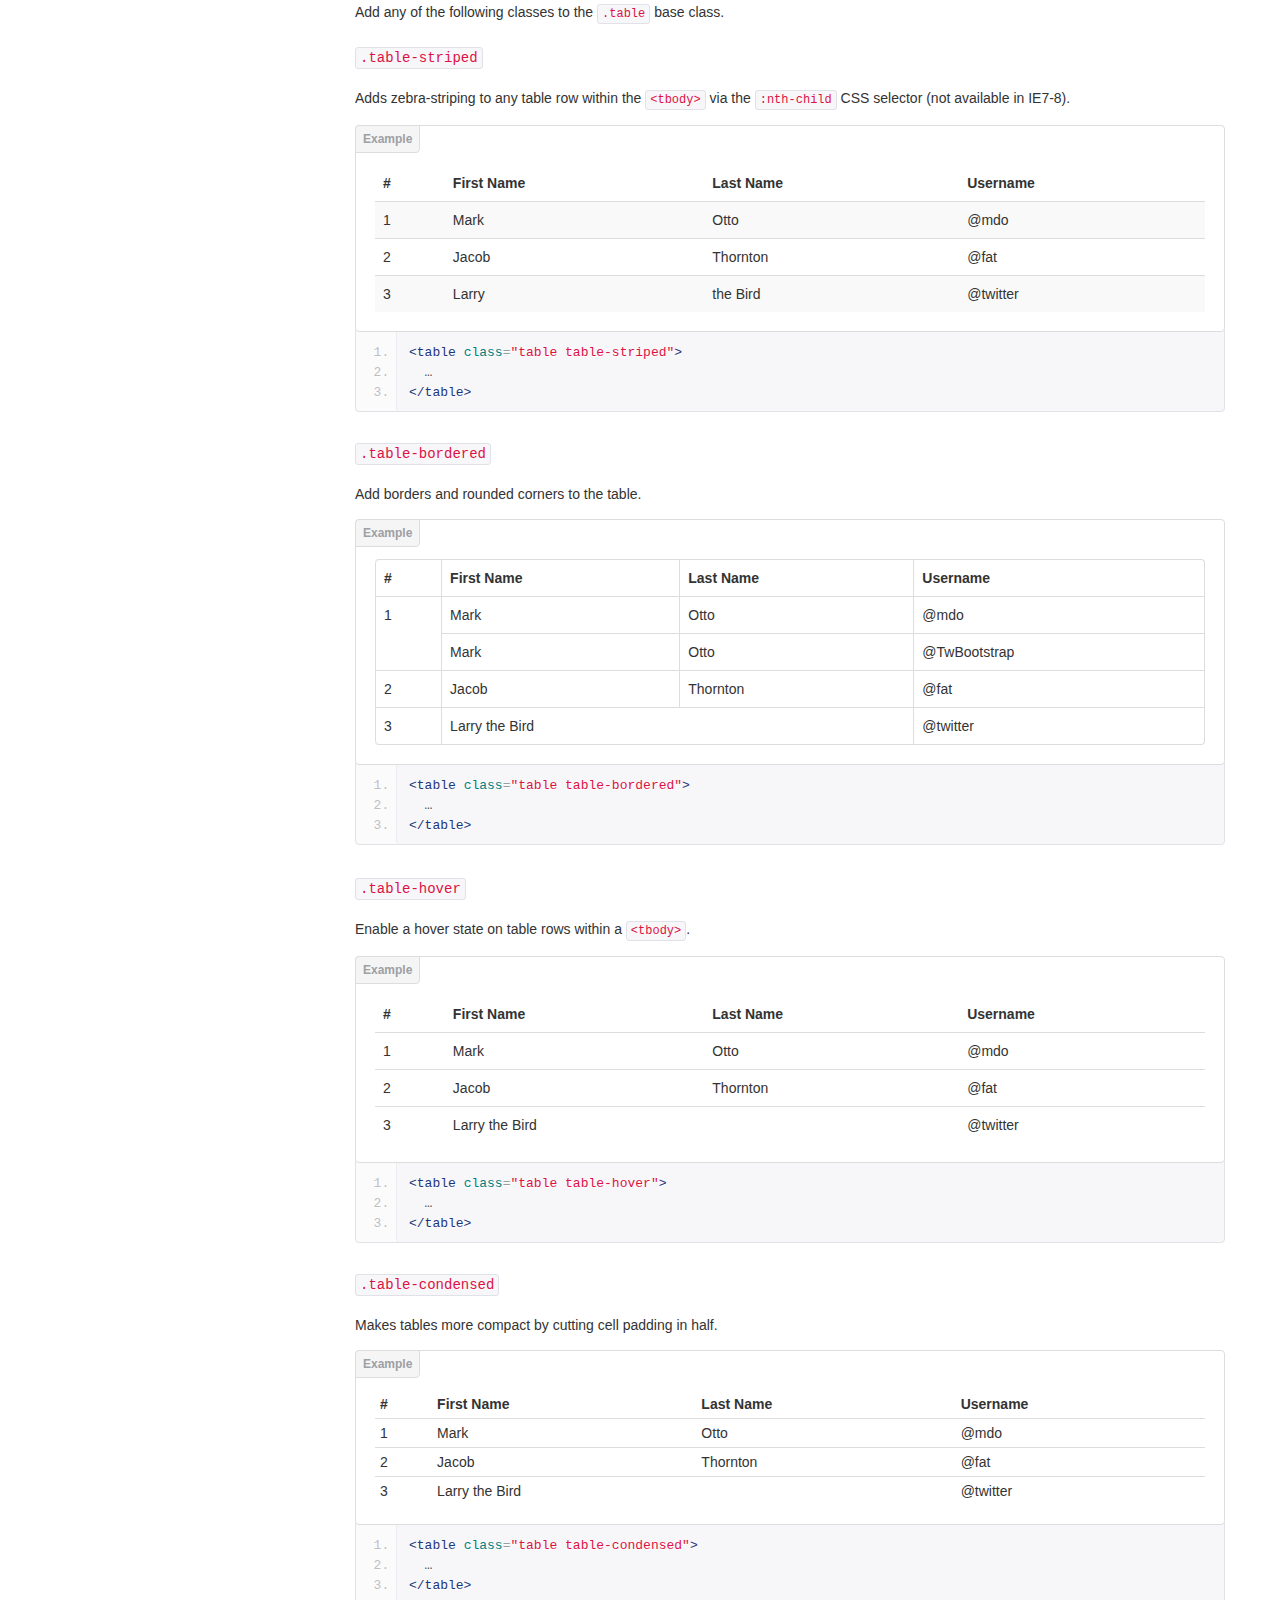
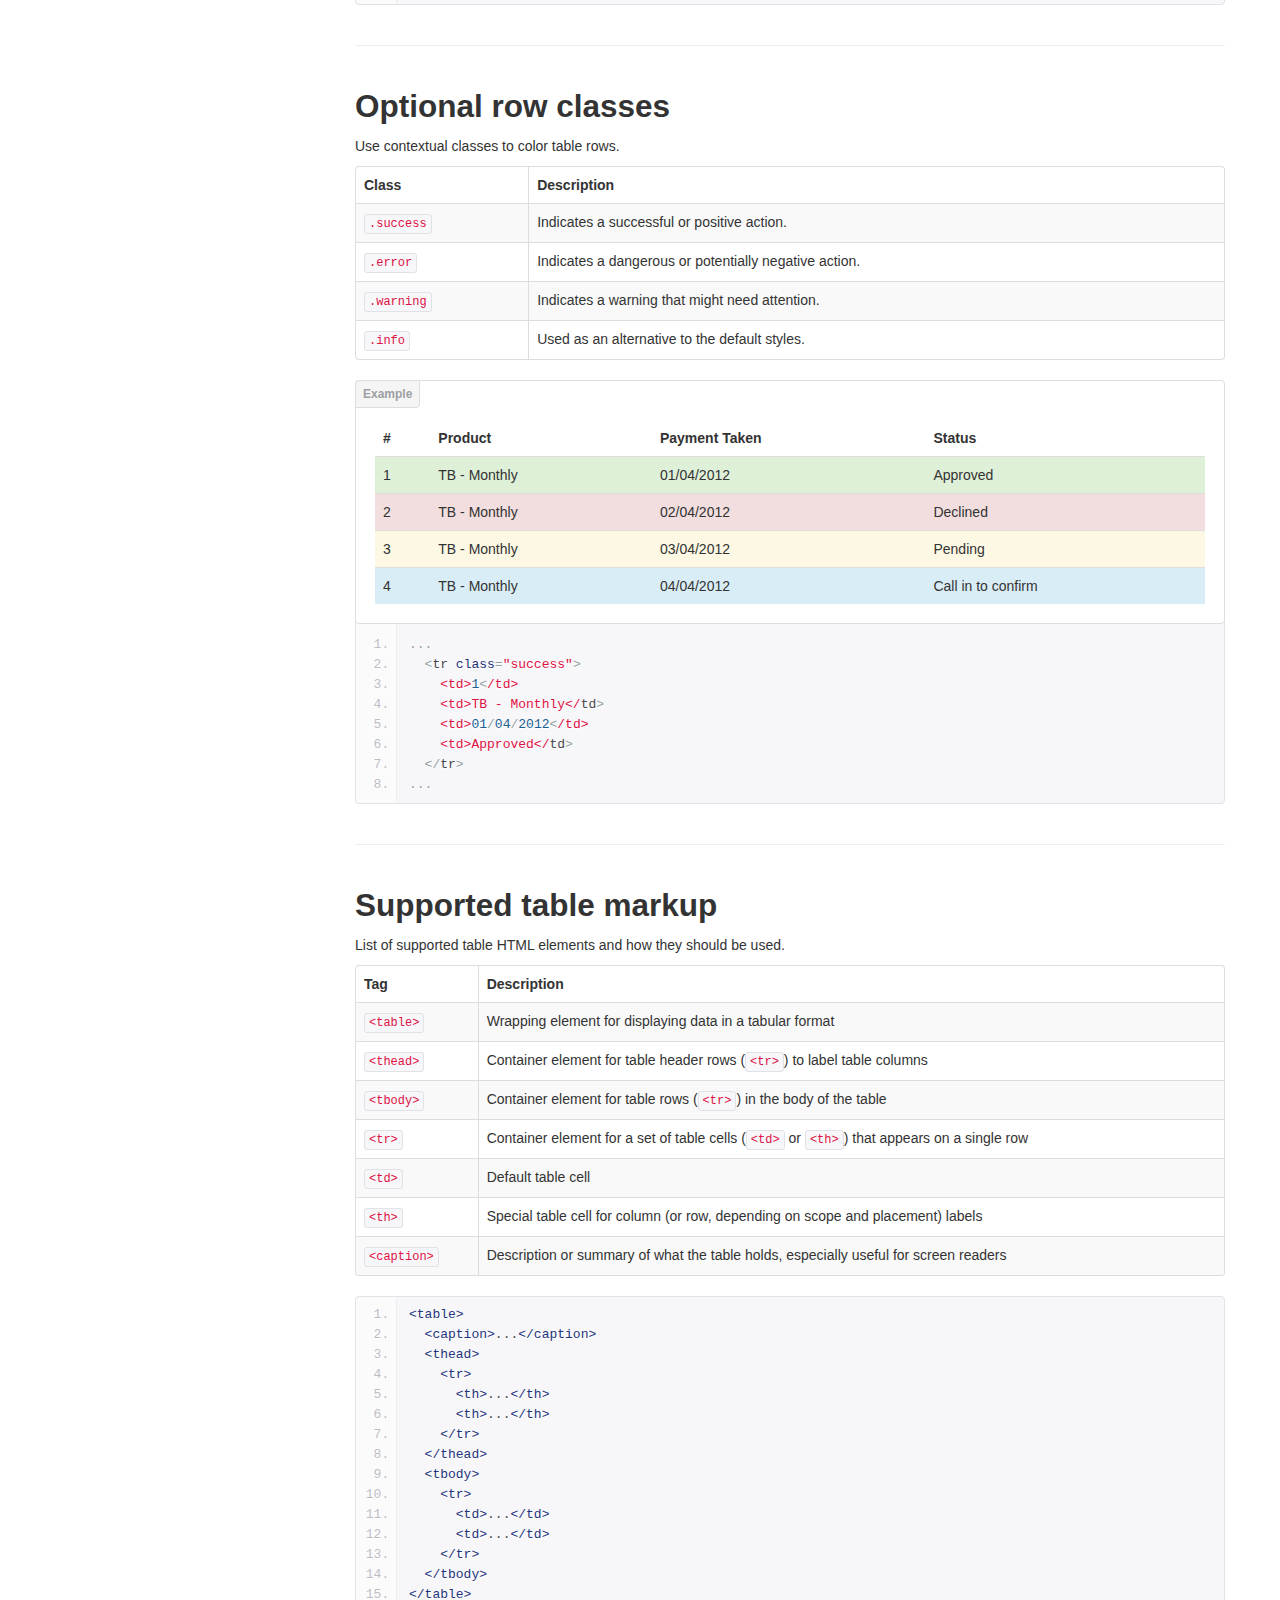
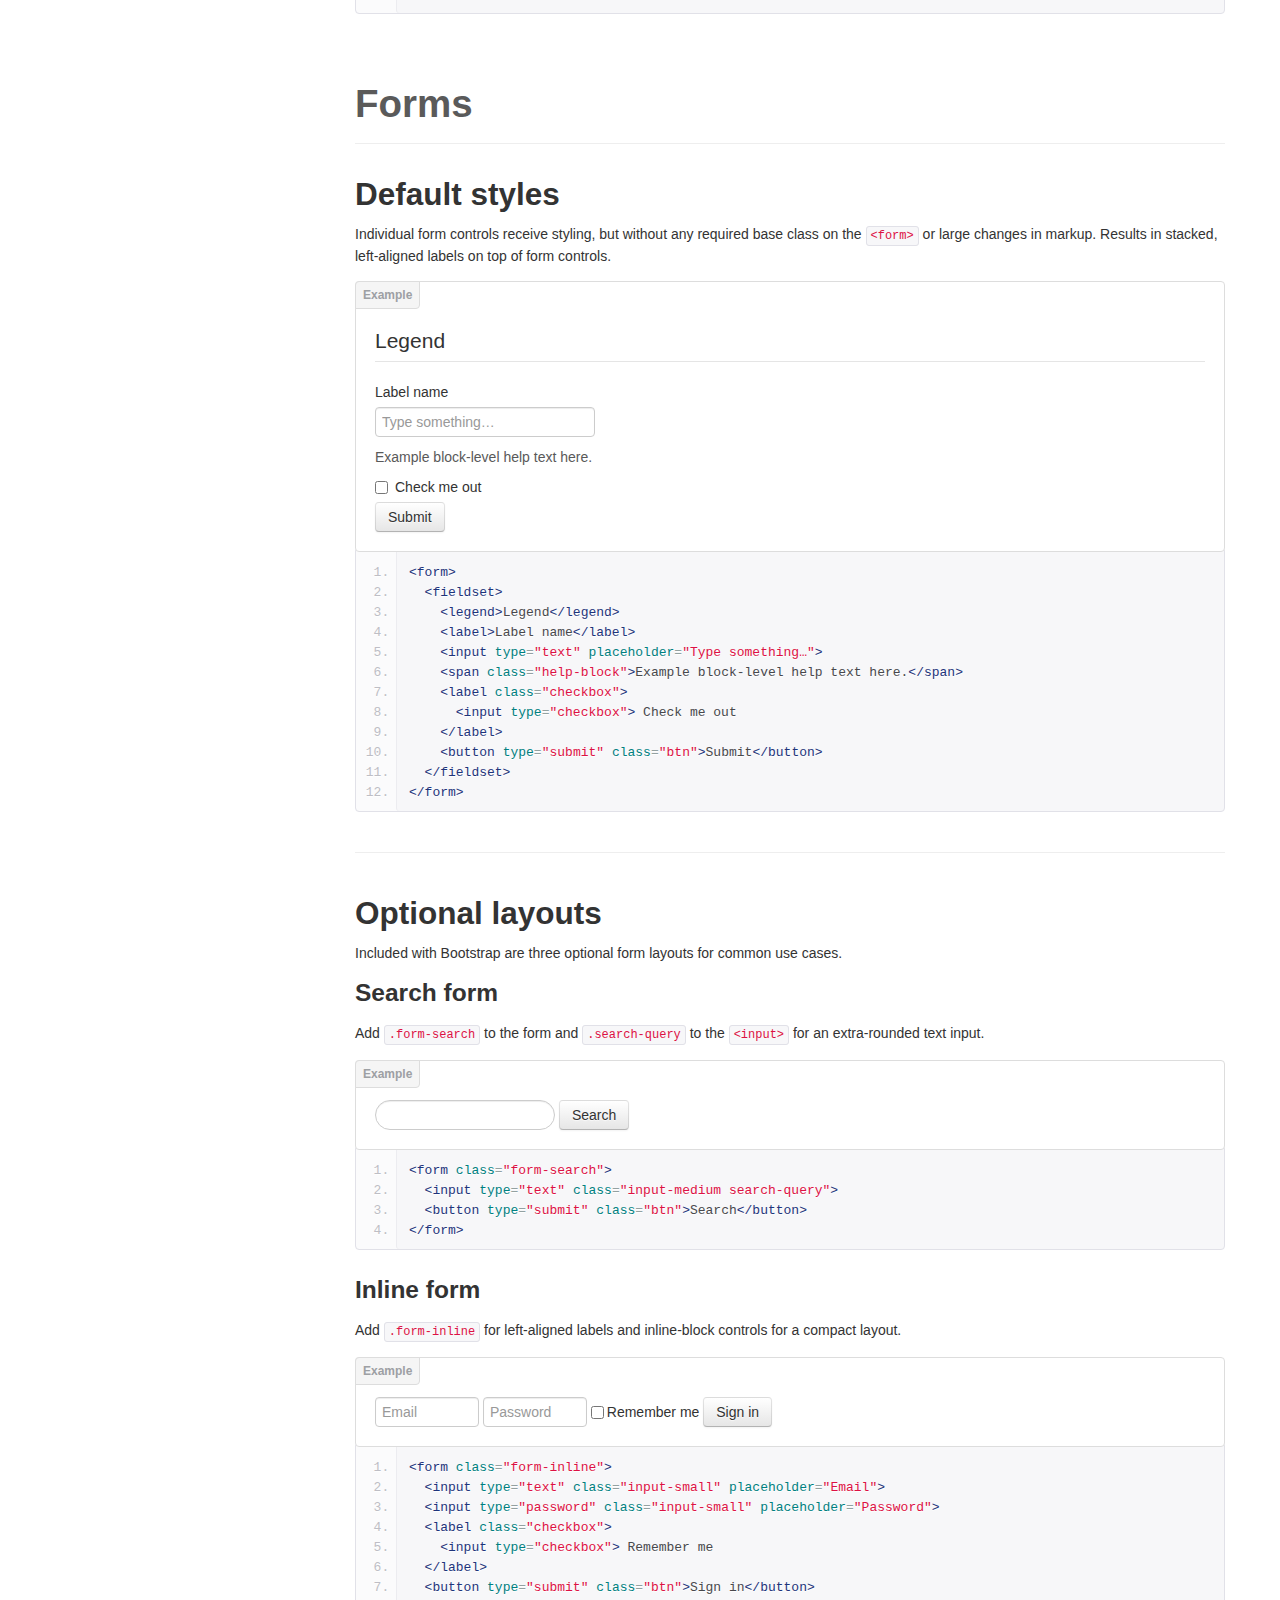
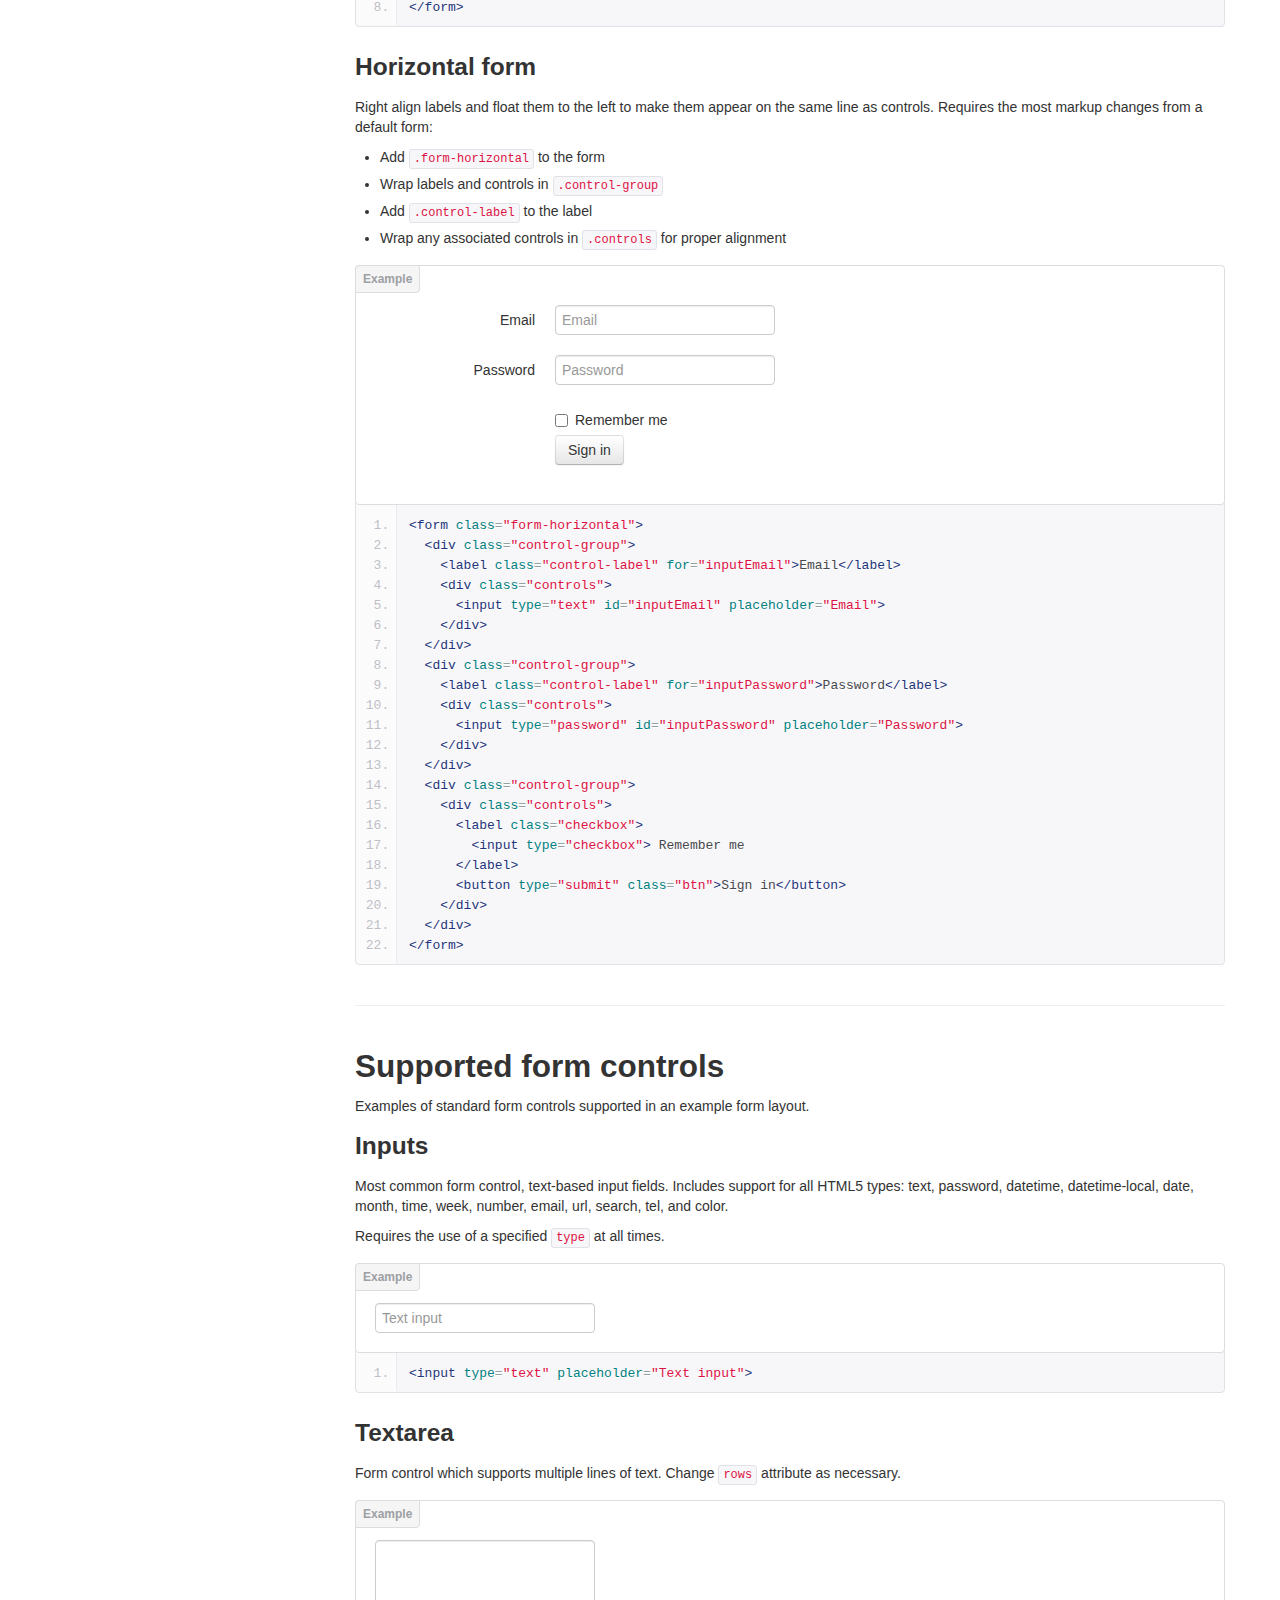
<file: deps/bootstrap/docs/base-css.html>
<!DOCTYPE html>
<html lang="en">
  <head>
    <meta charset="utf-8">
    <title>Base · Bootstrap</title>
    <meta name="viewport" content="width=device-width, initial-scale=1.0">
    <meta name="description" content="">
    <meta name="author" content="">

    <!-- Le styles -->
    <link href="assets/css/bootstrap.css" rel="stylesheet">
    <link href="assets/css/bootstrap-responsive.css" rel="stylesheet">
    <link href="assets/css/docs.css" rel="stylesheet">
    <link href="assets/js/google-code-prettify/prettify.css" rel="stylesheet">

    <!-- Le HTML5 shim, for IE6-8 support of HTML5 elements -->
    <!--[if lt IE 9]>
      <script src="assets/js/html5shiv.js"></script>
    <![endif]-->

    <!-- Le fav and touch icons -->
    <link rel="apple-touch-icon-precomposed" sizes="144x144" href="assets/ico/apple-touch-icon-144-precomposed.png">
    <link rel="apple-touch-icon-precomposed" sizes="114x114" href="assets/ico/apple-touch-icon-114-precomposed.png">
      <link rel="apple-touch-icon-precomposed" sizes="72x72" href="assets/ico/apple-touch-icon-72-precomposed.png">
                    <link rel="apple-touch-icon-precomposed" href="assets/ico/apple-touch-icon-57-precomposed.png">
                                   <link rel="shortcut icon" href="assets/ico/favicon.png">

    <script type="text/javascript">
      var _gaq = _gaq || [];
      _gaq.push(['_setAccount', 'UA-146052-10']);
      _gaq.push(['_trackPageview']);
      (function() {
        var ga = document.createElement('script'); ga.type = 'text/javascript'; ga.async = true;
        ga.src = ('https:' == document.location.protocol ? 'https://ssl' : 'http://www') + '.google-analytics.com/ga.js';
        var s = document.getElementsByTagName('script')[0]; s.parentNode.insertBefore(ga, s);
      })();
    </script>
  </head>

  <body data-spy="scroll" data-target=".bs-docs-sidebar">

    <!-- Navbar
    ================================================== -->
    <div class="navbar navbar-inverse navbar-fixed-top">
      <div class="navbar-inner">
        <div class="container">
          <button type="button" class="btn btn-navbar" data-toggle="collapse" data-target=".nav-collapse">
            <span class="icon-bar"></span>
            <span class="icon-bar"></span>
            <span class="icon-bar"></span>
          </button>
          <a class="brand" href="./index.html">Bootstrap</a>
          <div class="nav-collapse collapse">
            <ul class="nav">
              <li class="">
                <a href="./index.html">Home</a>
              </li>
              <li class="">
                <a href="./getting-started.html">Get started</a>
              </li>
              <li class="">
                <a href="./scaffolding.html">Scaffolding</a>
              </li>
              <li class="active">
                <a href="./base-css.html">Base CSS</a>
              </li>
              <li class="">
                <a href="./components.html">Components</a>
              </li>
              <li class="">
                <a href="./javascript.html">JavaScript</a>
              </li>
              <li class="">
                <a href="./customize.html">Customize</a>
              </li>
            </ul>
          </div>
        </div>
      </div>
    </div>

<!-- Subhead
================================================== -->
<header class="jumbotron subhead" id="overview">
  <div class="container">
    <h1>Base CSS</h1>
    <p class="lead">Fundamental HTML elements styled and enhanced with extensible classes.</p>
  </div>
</header>


  <div class="container">

    <!-- Docs nav
    ================================================== -->
    <div class="row">
      <div class="span3 bs-docs-sidebar">
        <ul class="nav nav-list bs-docs-sidenav">
          <li><a href="#typography"><i class="icon-chevron-right"></i> Typography</a></li>
          <li><a href="#code"><i class="icon-chevron-right"></i> Code</a></li>
          <li><a href="#tables"><i class="icon-chevron-right"></i> Tables</a></li>
          <li><a href="#forms"><i class="icon-chevron-right"></i> Forms</a></li>
          <li><a href="#buttons"><i class="icon-chevron-right"></i> Buttons</a></li>
          <li><a href="#images"><i class="icon-chevron-right"></i> Images</a></li>
          <li><a href="#icons"><i class="icon-chevron-right"></i> Icons by Glyphicons</a></li>
        </ul>
      </div>
      <div class="span9">



        <!-- Typography
        ================================================== -->
        <section id="typography">
          <div class="page-header">
            <h1>Typography</h1>
          </div>

          <h2 id="headings">Headings</h2>
          <p>All HTML headings, <code>&lt;h1&gt;</code> through <code>&lt;h6&gt;</code> are available.</p>
          <div class="bs-docs-example">
            <h1>h1. Heading 1</h1>
            <h2>h2. Heading 2</h2>
            <h3>h3. Heading 3</h3>
            <h4>h4. Heading 4</h4>
            <h5>h5. Heading 5</h5>
            <h6>h6. Heading 6</h6>
          </div>

          <h2 id="body-copy">Body copy</h2>
          <p>Bootstrap's global default <code>font-size</code> is <strong>14px</strong>, with a <code>line-height</code> of <strong>20px</strong>. This is applied to the <code>&lt;body&gt;</code> and all paragraphs. In addition, <code>&lt;p&gt;</code> (paragraphs) receive a bottom margin of half their line-height (10px by default).</p>
          <div class="bs-docs-example">
            <p>Nullam quis risus eget urna mollis ornare vel eu leo. Cum sociis natoque penatibus et magnis dis parturient montes, nascetur ridiculus mus. Nullam id dolor id nibh ultricies vehicula.</p>
            <p>Cum sociis natoque penatibus et magnis dis parturient montes, nascetur ridiculus mus. Donec ullamcorper nulla non metus auctor fringilla. Duis mollis, est non commodo luctus, nisi erat porttitor ligula, eget lacinia odio sem nec elit. Donec ullamcorper nulla non metus auctor fringilla.</p>
            <p>Maecenas sed diam eget risus varius blandit sit amet non magna. Donec id elit non mi porta gravida at eget metus. Duis mollis, est non commodo luctus, nisi erat porttitor ligula, eget lacinia odio sem nec elit.</p>
          </div>
          <pre class="prettyprint">&lt;p&gt;...&lt;/p&gt;</pre>

          <h3>Lead body copy</h3>
          <p>Make a paragraph stand out by adding <code>.lead</code>.</p>
          <div class="bs-docs-example">
            <p class="lead">Vivamus sagittis lacus vel augue laoreet rutrum faucibus dolor auctor. Duis mollis, est non commodo luctus.</p>
          </div>
          <pre class="prettyprint">&lt;p class="lead"&gt;...&lt;/p&gt;</pre>

          <h3>Built with Less</h3>
          <p>The typographic scale is based on two LESS variables in <strong>variables.less</strong>: <code>@baseFontSize</code> and <code>@baseLineHeight</code>. The first is the base font-size used throughout and the second is the base line-height. We use those variables and some simple math to create the margins, paddings, and line-heights of all our type and more. Customize them and Bootstrap adapts.</p>


          <hr class="bs-docs-separator">


          <h2 id="emphasis">Emphasis</h2>
          <p>Make use of HTML's default emphasis tags with lightweight styles.</p>

          <h3><code>&lt;small&gt;</code></h3>
          <p>For de-emphasizing inline or blocks of text, <small>use the small tag.</small></p>
          <div class="bs-docs-example">
            <p><small>This line of text is meant to be treated as fine print.</small></p>
          </div>
<pre class="prettyprint">
&lt;p&gt;
  &lt;small&gt;This line of text is meant to be treated as fine print.&lt;/small&gt;
&lt;/p&gt;
</pre>

          <h3>Bold</h3>
          <p>For emphasizing a snippet of text with a heavier font-weight.</p>
          <div class="bs-docs-example">
            <p>The following snippet of text is <strong>rendered as bold text</strong>.</p>
          </div>
          <pre class="prettyprint">&lt;strong&gt;rendered as bold text&lt;/strong&gt;</pre>

          <h3>Italics</h3>
          <p>For emphasizing a snippet of text with italics.</p>
          <div class="bs-docs-example">
            <p>The following snippet of text is <em>rendered as italicized text</em>.</p>
          </div>
          <pre class="prettyprint">&lt;em&gt;rendered as italicized text&lt;/em&gt;</pre>

          <p><span class="label label-info">Heads up!</span> Feel free to use <code>&lt;b&gt;</code> and <code>&lt;i&gt;</code> in HTML5. <code>&lt;b&gt;</code> is meant to highlight words or phrases without conveying additional importance while <code>&lt;i&gt;</code> is mostly for voice, technical terms, etc.</p>

          <h3>Alignment classes</h3>
          <p>Easily realign text to components with text alignment classes.</p>
          <div class="bs-docs-example">
            <p class="text-left">Left aligned text.</p>
            <p class="text-center">Center aligned text.</p>
            <p class="text-right">Right aligned text.</p>
          </div>
<pre class="prettyprint linenums">
&lt;p class="text-left"&gt;Left aligned text.&lt;/p&gt;
&lt;p class="text-center"&gt;Center aligned text.&lt;/p&gt;
&lt;p class="text-right"&gt;Right aligned text.&lt;/p&gt;
</pre>

          <h3>Emphasis classes</h3>
          <p>Convey meaning through color with a handful of emphasis utility classes.</p>
          <div class="bs-docs-example">
            <p class="muted">Fusce dapibus, tellus ac cursus commodo, tortor mauris nibh.</p>
            <p class="text-warning">Etiam porta sem malesuada magna mollis euismod.</p>
            <p class="text-error">Donec ullamcorper nulla non metus auctor fringilla.</p>
            <p class="text-info">Aenean eu leo quam. Pellentesque ornare sem lacinia quam venenatis.</p>
            <p class="text-success">Duis mollis, est non commodo luctus, nisi erat porttitor ligula.</p>
          </div>
<pre class="prettyprint linenums">
&lt;p class="muted"&gt;Fusce dapibus, tellus ac cursus commodo, tortor mauris nibh.&lt;/p&gt;
&lt;p class="text-warning"&gt;Etiam porta sem malesuada magna mollis euismod.&lt;/p&gt;
&lt;p class="text-error"&gt;Donec ullamcorper nulla non metus auctor fringilla.&lt;/p&gt;
&lt;p class="text-info"&gt;Aenean eu leo quam. Pellentesque ornare sem lacinia quam venenatis.&lt;/p&gt;
&lt;p class="text-success"&gt;Duis mollis, est non commodo luctus, nisi erat porttitor ligula.&lt;/p&gt;
</pre>


          <hr class="bs-docs-separator">


          <h2 id="abbreviations">Abbreviations</h2>
          <p>Stylized implementation of HTML's <code>&lt;abbr&gt;</code> element for abbreviations and acronyms to show the expanded version on hover. Abbreviations with a <code>title</code> attribute have a light dotted bottom border and a help cursor on hover, providing additional context on hover.</p>

          <h3><code>&lt;abbr&gt;</code></h3>
          <p>For expanded text on long hover of an abbreviation, include the <code>title</code> attribute.</p>
          <div class="bs-docs-example">
            <p>An abbreviation of the word attribute is <abbr title="attribute">attr</abbr>.</p>
          </div>
          <pre class="prettyprint">&lt;abbr title="attribute"&gt;attr&lt;/abbr&gt;</pre>

          <h3><code>&lt;abbr class="initialism"&gt;</code></h3>
          <p>Add <code>.initialism</code> to an abbreviation for a slightly smaller font-size.</p>
          <div class="bs-docs-example">
            <p><abbr title="HyperText Markup Language" class="initialism">HTML</abbr> is the best thing since sliced bread.</p>
          </div>
          <pre class="prettyprint">&lt;abbr title="HyperText Markup Language" class="initialism"&gt;HTML&lt;/abbr&gt;</pre>


          <hr class="bs-docs-separator">


          <h2 id="addresses">Addresses</h2>
          <p>Present contact information for the nearest ancestor or the entire body of work.</p>

          <h3><code>&lt;address&gt;</code></h3>
          <p>Preserve formatting by ending all lines with <code>&lt;br&gt;</code>.</p>
          <div class="bs-docs-example">
            <address>
              <strong>Twitter, Inc.</strong><br>
              795 Folsom Ave, Suite 600<br>
              San Francisco, CA 94107<br>
              <abbr title="Phone">P:</abbr> (123) 456-7890
            </address>
            <address>
              <strong>Full Name</strong><br>
              <a href="mailto:#">first.last@example.com</a>
            </address>
          </div>
<pre class="prettyprint linenums">
&lt;address&gt;
  &lt;strong&gt;Twitter, Inc.&lt;/strong&gt;&lt;br&gt;
  795 Folsom Ave, Suite 600&lt;br&gt;
  San Francisco, CA 94107&lt;br&gt;
  &lt;abbr title="Phone"&gt;P:&lt;/abbr&gt; (123) 456-7890
&lt;/address&gt;

&lt;address&gt;
  &lt;strong&gt;Full Name&lt;/strong&gt;&lt;br&gt;
  &lt;a href="mailto:#"&gt;first.last@example.com&lt;/a&gt;
&lt;/address&gt;
</pre>


          <hr class="bs-docs-separator">


          <h2 id="blockquotes">Blockquotes</h2>
          <p>For quoting blocks of content from another source within your document.</p>

          <h3>Default blockquote</h3>
          <p>Wrap <code>&lt;blockquote&gt;</code> around any <abbr title="HyperText Markup Language">HTML</abbr> as the quote. For straight quotes we recommend a <code>&lt;p&gt;</code>.</p>
          <div class="bs-docs-example">
            <blockquote>
              <p>Lorem ipsum dolor sit amet, consectetur adipiscing elit. Integer posuere erat a ante.</p>
            </blockquote>
          </div>
<pre class="prettyprint linenums">
&lt;blockquote&gt;
  &lt;p&gt;Lorem ipsum dolor sit amet, consectetur adipiscing elit. Integer posuere erat a ante.&lt;/p&gt;
&lt;/blockquote&gt;
</pre>

          <h3>Blockquote options</h3>
          <p>Style and content changes for simple variations on a standard blockquote.</p>

          <h4>Naming a source</h4>
          <p>Add <code>&lt;small&gt;</code> tag for identifying the source. Wrap the name of the source work in <code>&lt;cite&gt;</code>.</p>
          <div class="bs-docs-example">
            <blockquote>
              <p>Lorem ipsum dolor sit amet, consectetur adipiscing elit. Integer posuere erat a ante.</p>
              <small>Someone famous in <cite title="Source Title">Source Title</cite></small>
            </blockquote>
          </div>
<pre class="prettyprint linenums">
&lt;blockquote&gt;
  &lt;p&gt;Lorem ipsum dolor sit amet, consectetur adipiscing elit. Integer posuere erat a ante.&lt;/p&gt;
  &lt;small&gt;Someone famous &lt;cite title="Source Title"&gt;Source Title&lt;/cite&gt;&lt;/small&gt;
&lt;/blockquote&gt;
</pre>

          <h4>Alternate displays</h4>
          <p>Use <code>.pull-right</code> for a floated, right-aligned blockquote.</p>
          <div class="bs-docs-example" style="overflow: hidden;">
            <blockquote class="pull-right">
              <p>Lorem ipsum dolor sit amet, consectetur adipiscing elit. Integer posuere erat a ante.</p>
              <small>Someone famous in <cite title="Source Title">Source Title</cite></small>
            </blockquote>
          </div>
<pre class="prettyprint linenums">
&lt;blockquote class="pull-right"&gt;
  ...
&lt;/blockquote&gt;
</pre>


          <hr class="bs-docs-separator">


          <!-- Lists -->
          <h2 id="lists">Lists</h2>

          <h3>Unordered</h3>
          <p>A list of items in which the order does <em>not</em> explicitly matter.</p>
          <div class="bs-docs-example">
            <ul>
              <li>Lorem ipsum dolor sit amet</li>
              <li>Consectetur adipiscing elit</li>
              <li>Integer molestie lorem at massa</li>
              <li>Facilisis in pretium nisl aliquet</li>
              <li>Nulla volutpat aliquam velit
                <ul>
                  <li>Phasellus iaculis neque</li>
                  <li>Purus sodales ultricies</li>
                  <li>Vestibulum laoreet porttitor sem</li>
                  <li>Ac tristique libero volutpat at</li>
                </ul>
              </li>
              <li>Faucibus porta lacus fringilla vel</li>
              <li>Aenean sit amet erat nunc</li>
              <li>Eget porttitor lorem</li>
            </ul>
          </div>
<pre class="prettyprint linenums">
&lt;ul&gt;
  &lt;li&gt;...&lt;/li&gt;
&lt;/ul&gt;
</pre>

          <h3>Ordered</h3>
          <p>A list of items in which the order <em>does</em> explicitly matter.</p>
          <div class="bs-docs-example">
            <ol>
              <li>Lorem ipsum dolor sit amet</li>
              <li>Consectetur adipiscing elit</li>
              <li>Integer molestie lorem at massa</li>
              <li>Facilisis in pretium nisl aliquet</li>
              <li>Nulla volutpat aliquam velit</li>
              <li>Faucibus porta lacus fringilla vel</li>
              <li>Aenean sit amet erat nunc</li>
              <li>Eget porttitor lorem</li>
            </ol>
          </div>
<pre class="prettyprint linenums">
&lt;ol&gt;
  &lt;li&gt;...&lt;/li&gt;
&lt;/ol&gt;
</pre>

        <h3>Unstyled</h3>
        <p>Remove the default <code>list-style</code> and left padding on list items (immediate children only).</p>
        <div class="bs-docs-example">
          <ul class="unstyled">
            <li>Lorem ipsum dolor sit amet</li>
            <li>Consectetur adipiscing elit</li>
            <li>Integer molestie lorem at massa</li>
            <li>Facilisis in pretium nisl aliquet</li>
            <li>Nulla volutpat aliquam velit
              <ul>
                <li>Phasellus iaculis neque</li>
                <li>Purus sodales ultricies</li>
                <li>Vestibulum laoreet porttitor sem</li>
                <li>Ac tristique libero volutpat at</li>
              </ul>
            </li>
            <li>Faucibus porta lacus fringilla vel</li>
            <li>Aenean sit amet erat nunc</li>
            <li>Eget porttitor lorem</li>
          </ul>
        </div>
<pre class="prettyprint linenums">
&lt;ul class="unstyled"&gt;
  &lt;li&gt;...&lt;/li&gt;
&lt;/ul&gt;
</pre>

        <h3>Inline</h3>
        <p>Place all list items on a single line with <code>inline-block</code> and some light padding.</p>
        <div class="bs-docs-example">
          <ul class="inline">
            <li>Lorem ipsum</li>
            <li>Phasellus iaculis</li>
            <li>Nulla volutpat</li>
          </ul>
        </div>
<pre class="prettyprint linenums">
&lt;ul class="inline"&gt;
  &lt;li&gt;...&lt;/li&gt;
&lt;/ul&gt;
</pre>

        <h3>Description</h3>
        <p>A list of terms with their associated descriptions.</p>
        <div class="bs-docs-example">
          <dl>
            <dt>Description lists</dt>
            <dd>A description list is perfect for defining terms.</dd>
            <dt>Euismod</dt>
            <dd>Vestibulum id ligula porta felis euismod semper eget lacinia odio sem nec elit.</dd>
            <dd>Donec id elit non mi porta gravida at eget metus.</dd>
            <dt>Malesuada porta</dt>
            <dd>Etiam porta sem malesuada magna mollis euismod.</dd>
          </dl>
        </div>
<pre class="prettyprint linenums">
&lt;dl&gt;
  &lt;dt&gt;...&lt;/dt&gt;
  &lt;dd&gt;...&lt;/dd&gt;
&lt;/dl&gt;
</pre>

        <h4>Horizontal description</h4>
        <p>Make terms and descriptions in <code>&lt;dl&gt;</code> line up side-by-side.</p>
        <div class="bs-docs-example">
          <dl class="dl-horizontal">
            <dt>Description lists</dt>
            <dd>A description list is perfect for defining terms.</dd>
            <dt>Euismod</dt>
            <dd>Vestibulum id ligula porta felis euismod semper eget lacinia odio sem nec elit.</dd>
            <dd>Donec id elit non mi porta gravida at eget metus.</dd>
            <dt>Malesuada porta</dt>
            <dd>Etiam porta sem malesuada magna mollis euismod.</dd>
            <dt>Felis euismod semper eget lacinia</dt>
            <dd>Fusce dapibus, tellus ac cursus commodo, tortor mauris condimentum nibh, ut fermentum massa justo sit amet risus.</dd>
          </dl>
        </div>
<pre class="prettyprint linenums">
&lt;dl class="dl-horizontal"&gt;
  &lt;dt&gt;...&lt;/dt&gt;
  &lt;dd&gt;...&lt;/dd&gt;
&lt;/dl&gt;
</pre>
        <p>
          <span class="label label-info">Heads up!</span>
          Horizontal description lists will truncate terms that are too long to fit in the left column fix <code>text-overflow</code>. In narrower viewports, they will change to the default stacked layout.
        </p>
      </section>



        <!-- Code
        ================================================== -->
        <section id="code">
          <div class="page-header">
            <h1>Code</h1>
          </div>

          <h2>Inline</h2>
          <p>Wrap inline snippets of code with <code>&lt;code&gt;</code>.</p>
<div class="bs-docs-example">
  For example, <code>&lt;section&gt;</code> should be wrapped as inline.
</div>
<pre class="prettyprint linenums">
For example, &lt;code&gt;&amp;lt;section&amp;gt;&lt;/code&gt; should be wrapped as inline.
</pre>

          <h2>Basic block</h2>
          <p>Use <code>&lt;pre&gt;</code> for multiple lines of code. Be sure to escape any angle brackets in the code for proper rendering.</p>
<div class="bs-docs-example">
  <pre>&lt;p&gt;Sample text here...&lt;/p&gt;</pre>
</div>
<pre class="prettyprint linenums" style="margin-bottom: 9px;">
&lt;pre&gt;
  &amp;lt;p&amp;gt;Sample text here...&amp;lt;/p&amp;gt;
&lt;/pre&gt;
</pre>
          <p><span class="label label-info">Heads up!</span> Be sure to keep code within <code>&lt;pre&gt;</code> tags as close to the left as possible; it will render all tabs.</p>
          <p>You may optionally add the <code>.pre-scrollable</code> class which will set a max-height of 350px and provide a y-axis scrollbar.</p>
        </section>



        <!-- Tables
        ================================================== -->
        <section id="tables">
          <div class="page-header">
            <h1>Tables</h1>
          </div>

          <h2>Default styles</h2>
          <p>For basic styling&mdash;light padding and only horizontal dividers&mdash;add the base class <code>.table</code> to any <code>&lt;table&gt;</code>.</p>
          <div class="bs-docs-example">
            <table class="table">
              <thead>
                <tr>
                  <th>#</th>
                  <th>First Name</th>
                  <th>Last Name</th>
                  <th>Username</th>
                </tr>
              </thead>
              <tbody>
                <tr>
                  <td>1</td>
                  <td>Mark</td>
                  <td>Otto</td>
                  <td>@mdo</td>
                </tr>
                <tr>
                  <td>2</td>
                  <td>Jacob</td>
                  <td>Thornton</td>
                  <td>@fat</td>
                </tr>
                <tr>
                  <td>3</td>
                  <td>Larry</td>
                  <td>the Bird</td>
                  <td>@twitter</td>
                </tr>
              </tbody>
            </table>
          </div>
<pre class="prettyprint linenums">
&lt;table class="table"&gt;
  …
&lt;/table&gt;
</pre>


          <hr class="bs-docs-separator">


          <h2>Optional classes</h2>
          <p>Add any of the following classes to the <code>.table</code> base class.</p>

          <h3><code>.table-striped</code></h3>
          <p>Adds zebra-striping to any table row within the <code>&lt;tbody&gt;</code> via the <code>:nth-child</code> CSS selector (not available in IE7-8).</p>
          <div class="bs-docs-example">
            <table class="table table-striped">
              <thead>
                <tr>
                  <th>#</th>
                  <th>First Name</th>
                  <th>Last Name</th>
                  <th>Username</th>
                </tr>
              </thead>
              <tbody>
                <tr>
                  <td>1</td>
                  <td>Mark</td>
                  <td>Otto</td>
                  <td>@mdo</td>
                </tr>
                <tr>
                  <td>2</td>
                  <td>Jacob</td>
                  <td>Thornton</td>
                  <td>@fat</td>
                </tr>
                <tr>
                  <td>3</td>
                  <td>Larry</td>
                  <td>the Bird</td>
                  <td>@twitter</td>
                </tr>
              </tbody>
            </table>
          </div>
<pre class="prettyprint linenums" style="margin-bottom: 18px;">
&lt;table class="table table-striped"&gt;
  …
&lt;/table&gt;
</pre>

          <h3><code>.table-bordered</code></h3>
          <p>Add borders and rounded corners to the table.</p>
          <div class="bs-docs-example">
            <table class="table table-bordered">
              <thead>
                <tr>
                  <th>#</th>
                  <th>First Name</th>
                  <th>Last Name</th>
                  <th>Username</th>
                </tr>
              </thead>
              <tbody>
                <tr>
                  <td rowspan="2">1</td>
                  <td>Mark</td>
                  <td>Otto</td>
                  <td>@mdo</td>
                </tr>
                <tr>
                  <td>Mark</td>
                  <td>Otto</td>
                  <td>@TwBootstrap</td>
                </tr>
                <tr>
                  <td>2</td>
                  <td>Jacob</td>
                  <td>Thornton</td>
                  <td>@fat</td>
                </tr>
                <tr>
                  <td>3</td>
                  <td colspan="2">Larry the Bird</td>
                  <td>@twitter</td>
                </tr>
              </tbody>
            </table>
          </div>
<pre class="prettyprint linenums">
&lt;table class="table table-bordered"&gt;
  …
&lt;/table&gt;
</pre>

          <h3><code>.table-hover</code></h3>
          <p>Enable a hover state on table rows within a <code>&lt;tbody&gt;</code>.</p>
          <div class="bs-docs-example">
            <table class="table table-hover">
              <thead>
                <tr>
                  <th>#</th>
                  <th>First Name</th>
                  <th>Last Name</th>
                  <th>Username</th>
                </tr>
              </thead>
              <tbody>
                <tr>
                  <td>1</td>
                  <td>Mark</td>
                  <td>Otto</td>
                  <td>@mdo</td>
                </tr>
                <tr>
                  <td>2</td>
                  <td>Jacob</td>
                  <td>Thornton</td>
                  <td>@fat</td>
                </tr>
                <tr>
                  <td>3</td>
                  <td colspan="2">Larry the Bird</td>
                  <td>@twitter</td>
                </tr>
              </tbody>
            </table>
          </div>
<pre class="prettyprint linenums" style="margin-bottom: 18px;">
&lt;table class="table table-hover"&gt;
  …
&lt;/table&gt;
</pre>

          <h3><code>.table-condensed</code></h3>
          <p>Makes tables more compact by cutting cell padding in half.</p>
          <div class="bs-docs-example">
            <table class="table table-condensed">
              <thead>
                <tr>
                  <th>#</th>
                  <th>First Name</th>
                  <th>Last Name</th>
                  <th>Username</th>
                </tr>
              </thead>
              <tbody>
                <tr>
                  <td>1</td>
                  <td>Mark</td>
                  <td>Otto</td>
                  <td>@mdo</td>
                </tr>
                <tr>
                  <td>2</td>
                  <td>Jacob</td>
                  <td>Thornton</td>
                  <td>@fat</td>
                </tr>
                <tr>
                  <td>3</td>
                  <td colspan="2">Larry the Bird</td>
                  <td>@twitter</td>
                </tr>
              </tbody>
            </table>
          </div>
<pre class="prettyprint linenums" style="margin-bottom: 18px;">
&lt;table class="table table-condensed"&gt;
  …
&lt;/table&gt;
</pre>


          <hr class="bs-docs-separator">


          <h2>Optional row classes</h2>
          <p>Use contextual classes to color table rows.</p>
          <table class="table table-bordered table-striped">
            <colgroup>
              <col class="span1">
              <col class="span7">
            </colgroup>
            <thead>
              <tr>
                <th>Class</th>
                <th>Description</th>
              </tr>
            </thead>
            <tbody>
              <tr>
                <td>
                  <code>.success</code>
                </td>
                <td>Indicates a successful or positive action.</td>
              </tr>
              <tr>
                <td>
                  <code>.error</code>
                </td>
                <td>Indicates a dangerous or potentially negative action.</td>
              </tr>
              <tr>
                <td>
                  <code>.warning</code>
                </td>
                <td>Indicates a warning that might need attention.</td>
              </tr>
              <tr>
                <td>
                  <code>.info</code>
                </td>
                <td>Used as an alternative to the default styles.</td>
              </tr>
            </tbody>
          </table>
          <div class="bs-docs-example">
            <table class="table">
              <thead>
                <tr>
                  <th>#</th>
                  <th>Product</th>
                  <th>Payment Taken</th>
                  <th>Status</th>
                </tr>
              </thead>
              <tbody>
                <tr class="success">
                  <td>1</td>
                  <td>TB - Monthly</td>
                  <td>01/04/2012</td>
                  <td>Approved</td>
                </tr>
                <tr class="error">
                  <td>2</td>
                  <td>TB - Monthly</td>
                  <td>02/04/2012</td>
                  <td>Declined</td>
                </tr>
                <tr class="warning">
                  <td>3</td>
                  <td>TB - Monthly</td>
                  <td>03/04/2012</td>
                  <td>Pending</td>
                </tr>
                <tr class="info">
                  <td>4</td>
                  <td>TB - Monthly</td>
                  <td>04/04/2012</td>
                  <td>Call in to confirm</td>
                </tr>
              </tbody>
            </table>
          </div>
<pre class="prettyprint linenums">
...
  &lt;tr class="success"&gt;
    &lt;td&gt;1&lt;/td&gt;
    &lt;td&gt;TB - Monthly&lt;/td&gt;
    &lt;td&gt;01/04/2012&lt;/td&gt;
    &lt;td&gt;Approved&lt;/td&gt;
  &lt;/tr&gt;
...
</pre>


          <hr class="bs-docs-separator">


          <h2>Supported table markup</h2>
          <p>List of supported table HTML elements and how they should be used.</p>
          <table class="table table-bordered table-striped">
            <colgroup>
              <col class="span1">
              <col class="span7">
            </colgroup>
            <thead>
              <tr>
                <th>Tag</th>
                <th>Description</th>
              </tr>
            </thead>
            <tbody>
              <tr>
                <td>
                  <code>&lt;table&gt;</code>
                </td>
                <td>
                  Wrapping element for displaying data in a tabular format
                </td>
              </tr>
              <tr>
                <td>
                  <code>&lt;thead&gt;</code>
                </td>
                <td>
                  Container element for table header rows (<code>&lt;tr&gt;</code>) to label table columns
                </td>
              </tr>
              <tr>
                <td>
                  <code>&lt;tbody&gt;</code>
                </td>
                <td>
                  Container element for table rows (<code>&lt;tr&gt;</code>) in the body of the table
                </td>
              </tr>
              <tr>
                <td>
                  <code>&lt;tr&gt;</code>
                </td>
                <td>
                  Container element for a set of table cells (<code>&lt;td&gt;</code> or <code>&lt;th&gt;</code>) that appears on a single row
                </td>
              </tr>
              <tr>
                <td>
                  <code>&lt;td&gt;</code>
                </td>
                <td>
                  Default table cell
                </td>
              </tr>
              <tr>
                <td>
                  <code>&lt;th&gt;</code>
                </td>
                <td>
                  Special table cell for column (or row, depending on scope and placement) labels
                </td>
              </tr>
              <tr>
                <td>
                  <code>&lt;caption&gt;</code>
                </td>
                <td>
                  Description or summary of what the table holds, especially useful for screen readers
                </td>
              </tr>
            </tbody>
          </table>
<pre class="prettyprint linenums">
&lt;table&gt;
  &lt;caption&gt;...&lt;/caption&gt;
  &lt;thead&gt;
    &lt;tr&gt;
      &lt;th&gt;...&lt;/th&gt;
      &lt;th&gt;...&lt;/th&gt;
    &lt;/tr&gt;
  &lt;/thead&gt;
  &lt;tbody&gt;
    &lt;tr&gt;
      &lt;td&gt;...&lt;/td&gt;
      &lt;td&gt;...&lt;/td&gt;
    &lt;/tr&gt;
  &lt;/tbody&gt;
&lt;/table&gt;
</pre>

        </section>



        <!-- Forms
        ================================================== -->
        <section id="forms">
          <div class="page-header">
            <h1>Forms</h1>
          </div>

          <h2>Default styles</h2>
          <p>Individual form controls receive styling, but without any required base class on the <code>&lt;form&gt;</code> or large changes in markup. Results in stacked, left-aligned labels on top of form controls.</p>
          <form class="bs-docs-example">
            <fieldset>
              <legend>Legend</legend>
              <label>Label name</label>
              <input type="text" placeholder="Type something…">
              <span class="help-block">Example block-level help text here.</span>
              <label class="checkbox">
                <input type="checkbox"> Check me out
              </label>
              <button type="submit" class="btn">Submit</button>
            </fieldset>
          </form>
<pre class="prettyprint linenums">
&lt;form&gt;
  &lt;fieldset&gt;
    &lt;legend&gt;Legend&lt;/legend&gt;
    &lt;label&gt;Label name&lt;/label&gt;
    &lt;input type="text" placeholder="Type something…"&gt;
    &lt;span class="help-block"&gt;Example block-level help text here.&lt;/span&gt;
    &lt;label class="checkbox"&gt;
      &lt;input type="checkbox"&gt; Check me out
    &lt;/label&gt;
    &lt;button type="submit" class="btn"&gt;Submit&lt;/button&gt;
  &lt;/fieldset&gt;
&lt;/form&gt;
</pre>


          <hr class="bs-docs-separator">


          <h2>Optional layouts</h2>
          <p>Included with Bootstrap are three optional form layouts for common use cases.</p>

          <h3>Search form</h3>
          <p>Add <code>.form-search</code> to the form and <code>.search-query</code> to the <code>&lt;input&gt;</code> for an extra-rounded text input.</p>
          <form class="bs-docs-example form-search">
            <input type="text" class="input-medium search-query">
            <button type="submit" class="btn">Search</button>
          </form>
<pre class="prettyprint linenums">
&lt;form class="form-search"&gt;
  &lt;input type="text" class="input-medium search-query"&gt;
  &lt;button type="submit" class="btn"&gt;Search&lt;/button&gt;
&lt;/form&gt;
</pre>

          <h3>Inline form</h3>
          <p>Add <code>.form-inline</code> for left-aligned labels and inline-block controls for a compact layout.</p>
          <form class="bs-docs-example form-inline">
            <input type="text" class="input-small" placeholder="Email">
            <input type="password" class="input-small" placeholder="Password">
            <label class="checkbox">
              <input type="checkbox"> Remember me
            </label>
            <button type="submit" class="btn">Sign in</button>
          </form>
<pre class="prettyprint linenums">
&lt;form class="form-inline"&gt;
  &lt;input type="text" class="input-small" placeholder="Email"&gt;
  &lt;input type="password" class="input-small" placeholder="Password"&gt;
  &lt;label class="checkbox"&gt;
    &lt;input type="checkbox"&gt; Remember me
  &lt;/label&gt;
  &lt;button type="submit" class="btn"&gt;Sign in&lt;/button&gt;
&lt;/form&gt;
</pre>

          <h3>Horizontal form</h3>
          <p>Right align labels and float them to the left to make them appear on the same line as controls. Requires the most markup changes from a default form:</p>
          <ul>
            <li>Add <code>.form-horizontal</code> to the form</li>
            <li>Wrap labels and controls in <code>.control-group</code></li>
            <li>Add <code>.control-label</code> to the label</li>
            <li>Wrap any associated controls in <code>.controls</code> for proper alignment</li>
          </ul>
          <form class="bs-docs-example form-horizontal">
            <div class="control-group">
              <label class="control-label" for="inputEmail">Email</label>
              <div class="controls">
                <input type="text" id="inputEmail" placeholder="Email">
              </div>
            </div>
            <div class="control-group">
              <label class="control-label" for="inputPassword">Password</label>
              <div class="controls">
                <input type="password" id="inputPassword" placeholder="Password">
              </div>
            </div>
            <div class="control-group">
              <div class="controls">
                <label class="checkbox">
                  <input type="checkbox"> Remember me
                </label>
                <button type="submit" class="btn">Sign in</button>
              </div>
            </div>
          </form>
<pre class="prettyprint linenums">
&lt;form class="form-horizontal"&gt;
  &lt;div class="control-group"&gt;
    &lt;label class="control-label" for="inputEmail"&gt;Email&lt;/label&gt;
    &lt;div class="controls"&gt;
      &lt;input type="text" id="inputEmail" placeholder="Email"&gt;
    &lt;/div&gt;
  &lt;/div&gt;
  &lt;div class="control-group"&gt;
    &lt;label class="control-label" for="inputPassword"&gt;Password&lt;/label&gt;
    &lt;div class="controls"&gt;
      &lt;input type="password" id="inputPassword" placeholder="Password"&gt;
    &lt;/div&gt;
  &lt;/div&gt;
  &lt;div class="control-group"&gt;
    &lt;div class="controls"&gt;
      &lt;label class="checkbox"&gt;
        &lt;input type="checkbox"&gt; Remember me
      &lt;/label&gt;
      &lt;button type="submit" class="btn"&gt;Sign in&lt;/button&gt;
    &lt;/div&gt;
  &lt;/div&gt;
&lt;/form&gt;
</pre>


          <hr class="bs-docs-separator">


          <h2>Supported form controls</h2>
          <p>Examples of standard form controls supported in an example form layout.</p>

          <h3>Inputs</h3>
          <p>Most common form control, text-based input fields. Includes support for all HTML5 types: text, password, datetime, datetime-local, date, month, time, week, number, email, url, search, tel, and color.</p>
          <p>Requires the use of a specified <code>type</code> at all times.</p>
          <form class="bs-docs-example form-inline">
            <input type="text" placeholder="Text input">
          </form>
<pre class="prettyprint linenums">
&lt;input type="text" placeholder="Text input"&gt;
</pre>

          <h3>Textarea</h3>
          <p>Form control which supports multiple lines of text. Change <code>rows</code> attribute as necessary.</p>
          <form class="bs-docs-example form-inline">
            <textarea rows="3"></textarea>
          </form>
<pre class="prettyprint linenums">
&lt;textarea rows="3"&gt;&lt;/textarea&gt;
</pre>

          <h3>Checkboxes and radios</h3>
          <p>Checkboxes are for selecting one or several options in a list while radios are for selecting one option from many.</p>
          <h4>Default (stacked)</h4>
          <form class="bs-docs-example">
            <label class="checkbox">
              <input type="checkbox" value="">
              Option one is this and that&mdash;be sure to include why it's great
            </label>
            <br>
            <label class="radio">
              <input type="radio" name="optionsRadios" id="optionsRadios1" value="option1" checked>
              Option one is this and that&mdash;be sure to include why it's great
            </label>
            <label class="radio">
              <input type="radio" name="optionsRadios" id="optionsRadios2" value="option2">
              Option two can be something else and selecting it will deselect option one
            </label>
          </form>
<pre class="prettyprint linenums">
&lt;label class="checkbox"&gt;
  &lt;input type="checkbox" value=""&gt;
  Option one is this and that&mdash;be sure to include why it's great
&lt;/label&gt;

&lt;label class="radio"&gt;
  &lt;input type="radio" name="optionsRadios" id="optionsRadios1" value="option1" checked&gt;
  Option one is this and that&mdash;be sure to include why it's great
&lt;/label&gt;
&lt;label class="radio"&gt;
  &lt;input type="radio" name="optionsRadios" id="optionsRadios2" value="option2"&gt;
  Option two can be something else and selecting it will deselect option one
&lt;/label&gt;
</pre>

          <h4>Inline checkboxes</h4>
          <p>Add the <code>.inline</code> class to a series of checkboxes or radios for controls appear on the same line.</p>
          <form class="bs-docs-example">
            <label class="checkbox inline">
              <input type="checkbox" id="inlineCheckbox1" value="option1"> 1
            </label>
            <label class="checkbox inline">
              <input type="checkbox" id="inlineCheckbox2" value="option2"> 2
            </label>
            <label class="checkbox inline">
              <input type="checkbox" id="inlineCheckbox3" value="option3"> 3
            </label>
          </form>
<pre class="prettyprint linenums">
&lt;label class="checkbox inline"&gt;
  &lt;input type="checkbox" id="inlineCheckbox1" value="option1"&gt; 1
&lt;/label&gt;
&lt;label class="checkbox inline"&gt;
  &lt;input type="checkbox" id="inlineCheckbox2" value="option2"&gt; 2
&lt;/label&gt;
&lt;label class="checkbox inline"&gt;
  &lt;input type="checkbox" id="inlineCheckbox3" value="option3"&gt; 3
&lt;/label&gt;
</pre>

          <h3>Selects</h3>
          <p>Use the default option or specify a <code>multiple="multiple"</code> to show multiple options at once.</p>
          <form class="bs-docs-example">
            <select>
              <option>1</option>
              <option>2</option>
              <option>3</option>
              <option>4</option>
              <option>5</option>
            </select>
            <br>
            <select multiple="multiple">
              <option>1</option>
              <option>2</option>
              <option>3</option>
              <option>4</option>
              <option>5</option>
            </select>
          </form>
<pre class="prettyprint linenums">
&lt;select&gt;
  &lt;option&gt;1&lt;/option&gt;
  &lt;option&gt;2&lt;/option&gt;
  &lt;option&gt;3&lt;/option&gt;
  &lt;option&gt;4&lt;/option&gt;
  &lt;option&gt;5&lt;/option&gt;
&lt;/select&gt;

&lt;select multiple="multiple"&gt;
  &lt;option&gt;1&lt;/option&gt;
  &lt;option&gt;2&lt;/option&gt;
  &lt;option&gt;3&lt;/option&gt;
  &lt;option&gt;4&lt;/option&gt;
  &lt;option&gt;5&lt;/option&gt;
&lt;/select&gt;
</pre>


          <hr class="bs-docs-separator">


          <h2>Extending form controls</h2>
          <p>Adding on top of existing browser controls, Bootstrap includes other useful form components.</p>

          <h3>Prepended and appended inputs</h3>
          <p>Add text or buttons before or after any text-based input. Do note that <code>select</code> elements are not supported here.</p>

          <h4>Default options</h4>
          <p>Wrap an <code>.add-on</code> and an <code>input</code> with one of two classes to prepend or append text to an input.</p>
          <form class="bs-docs-example">
            <div class="input-prepend">
              <span class="add-on">@</span>
              <input class="span2" id="prependedInput" type="text" placeholder="Username">
            </div>
            <br>
            <div class="input-append">
              <input class="span2" id="appendedInput" type="text">
              <span class="add-on">.00</span>
            </div>
          </form>
<pre class="prettyprint linenums">
&lt;div class="input-prepend"&gt;
  &lt;span class="add-on"&gt;@&lt;/span&gt;
  &lt;input class="span2" id="prependedInput" type="text" placeholder="Username"&gt;
&lt;/div&gt;
&lt;div class="input-append"&gt;
  &lt;input class="span2" id="appendedInput" type="text"&gt;
  &lt;span class="add-on"&gt;.00&lt;/span&gt;
&lt;/div&gt;
</pre>

          <h4>Combined</h4>
          <p>Use both classes and two instances of <code>.add-on</code> to prepend and append an input.</p>
          <form class="bs-docs-example form-inline">
            <div class="input-prepend input-append">
              <span class="add-on">$</span>
              <input class="span2" id="appendedPrependedInput" type="text">
              <span class="add-on">.00</span>
            </div>
          </form>
<pre class="prettyprint linenums">
&lt;div class="input-prepend input-append"&gt;
  &lt;span class="add-on"&gt;$&lt;/span&gt;
  &lt;input class="span2" id="appendedPrependedInput" type="text"&gt;
  &lt;span class="add-on"&gt;.00&lt;/span&gt;
&lt;/div&gt;
</pre>

          <h4>Buttons instead of text</h4>
          <p>Instead of a <code>&lt;span&gt;</code> with text, use a <code>.btn</code> to attach a button (or two) to an input.</p>
          <form class="bs-docs-example">
            <div class="input-append">
              <input class="span2" id="appendedInputButton" type="text">
              <button class="btn" type="button">Go!</button>
            </div>
          </form>
<pre class="prettyprint linenums">
&lt;div class="input-append"&gt;
  &lt;input class="span2" id="appendedInputButton" type="text"&gt;
  &lt;button class="btn" type="button"&gt;Go!&lt;/button&gt;
&lt;/div&gt;
</pre>
          <form class="bs-docs-example">
            <div class="input-append">
              <input class="span2" id="appendedInputButtons" type="text">
              <button class="btn" type="button">Search</button>
              <button class="btn" type="button">Options</button>
            </div>
          </form>
<pre class="prettyprint linenums">
&lt;div class="input-append"&gt;
  &lt;input class="span2" id="appendedInputButtons" type="text"&gt;
  &lt;button class="btn" type="button"&gt;Search&lt;/button&gt;
  &lt;button class="btn" type="button"&gt;Options&lt;/button&gt;
&lt;/div&gt;
</pre>

          <h4>Button dropdowns</h4>
          <p></p>
          <form class="bs-docs-example">
            <div class="input-append">
              <input class="span2" id="appendedDropdownButton" type="text">
              <div class="btn-group">
                <button class="btn dropdown-toggle" data-toggle="dropdown">Action <span class="caret"></span></button>
                <ul class="dropdown-menu">
                  <li><a href="#">Action</a></li>
                  <li><a href="#">Another action</a></li>
                  <li><a href="#">Something else here</a></li>
                  <li class="divider"></li>
                  <li><a href="#">Separated link</a></li>
                </ul>
              </div><!-- /btn-group -->
            </div><!-- /input-append -->
          </form>
<pre class="prettyprint linenums">
&lt;div class="input-append"&gt;
  &lt;input class="span2" id="appendedDropdownButton" type="text"&gt;
  &lt;div class="btn-group"&gt;
    &lt;button class="btn dropdown-toggle" data-toggle="dropdown"&gt;
      Action
      &lt;span class="caret"&gt;&lt;/span&gt;
    &lt;/button&gt;
    &lt;ul class="dropdown-menu"&gt;
      ...
    &lt;/ul&gt;
  &lt;/div&gt;
&lt;/div&gt;
</pre>

          <form class="bs-docs-example">
            <div class="input-prepend">
              <div class="btn-group">
                <button class="btn dropdown-toggle" data-toggle="dropdown">Action <span class="caret"></span></button>
                <ul class="dropdown-menu">
                  <li><a href="#">Action</a></li>
                  <li><a href="#">Another action</a></li>
                  <li><a href="#">Something else here</a></li>
                  <li class="divider"></li>
                  <li><a href="#">Separated link</a></li>
                </ul>
              </div><!-- /btn-group -->
              <input class="span2" id="prependedDropdownButton" type="text">
            </div><!-- /input-prepend -->
          </form>
<pre class="prettyprint linenums">
&lt;div class="input-prepend"&gt;
  &lt;div class="btn-group"&gt;
    &lt;button class="btn dropdown-toggle" data-toggle="dropdown"&gt;
      Action
      &lt;span class="caret"&gt;&lt;/span&gt;
    &lt;/button&gt;
    &lt;ul class="dropdown-menu"&gt;
      ...
    &lt;/ul&gt;
  &lt;/div&gt;
  &lt;input class="span2" id="prependedDropdownButton" type="text"&gt;
&lt;/div&gt;
</pre>

          <form class="bs-docs-example">
            <div class="input-prepend input-append">
              <div class="btn-group">
                <button class="btn dropdown-toggle" data-toggle="dropdown">Action <span class="caret"></span></button>
                <ul class="dropdown-menu">
                  <li><a href="#">Action</a></li>
                  <li><a href="#">Another action</a></li>
                  <li><a href="#">Something else here</a></li>
                  <li class="divider"></li>
                  <li><a href="#">Separated link</a></li>
                </ul>
              </div><!-- /btn-group -->
              <input class="span2" id="appendedPrependedDropdownButton" type="text">
              <div class="btn-group">
                <button class="btn dropdown-toggle" data-toggle="dropdown">Action <span class="caret"></span></button>
                <ul class="dropdown-menu">
                  <li><a href="#">Action</a></li>
                  <li><a href="#">Another action</a></li>
                  <li><a href="#">Something else here</a></li>
                  <li class="divider"></li>
                  <li><a href="#">Separated link</a></li>
                </ul>
              </div><!-- /btn-group -->
            </div><!-- /input-prepend input-append -->
          </form>
<pre class="prettyprint linenums">
&lt;div class="input-prepend input-append"&gt;
  &lt;div class="btn-group"&gt;
    &lt;button class="btn dropdown-toggle" data-toggle="dropdown"&gt;
      Action
      &lt;span class="caret"&gt;&lt;/span&gt;
    &lt;/button&gt;
    &lt;ul class="dropdown-menu"&gt;
      ...
    &lt;/ul&gt;
  &lt;/div&gt;
  &lt;input class="span2" id="appendedPrependedDropdownButton" type="text"&gt;
  &lt;div class="btn-group"&gt;
    &lt;button class="btn dropdown-toggle" data-toggle="dropdown"&gt;
      Action
      &lt;span class="caret"&gt;&lt;/span&gt;
    &lt;/button&gt;
    &lt;ul class="dropdown-menu"&gt;
      ...
    &lt;/ul&gt;
  &lt;/div&gt;
&lt;/div&gt;
</pre>

          <h4>Segmented dropdown groups</h4>
          <form class="bs-docs-example">
            <div class="input-prepend">
              <div class="btn-group">
                <button class="btn" tabindex="-1">Action</button>
                <button class="btn dropdown-toggle" data-toggle="dropdown" tabindex="-1">
                  <span class="caret"></span>
                </button>
                <ul class="dropdown-menu">
                  <li><a href="#">Action</a></li>
                  <li><a href="#">Another action</a></li>
                  <li><a href="#">Something else here</a></li>
                  <li class="divider"></li>
                  <li><a href="#">Separated link</a></li>
                </ul>
              </div>
              <input type="text">
            </div>
            <div class="input-append">
              <input type="text">
              <div class="btn-group">
                <button class="btn" tabindex="-1">Action</button>
                <button class="btn dropdown-toggle" data-toggle="dropdown" tabindex="-1">
                  <span class="caret"></span>
                </button>
                <ul class="dropdown-menu">
                  <li><a href="#">Action</a></li>
                  <li><a href="#">Another action</a></li>
                  <li><a href="#">Something else here</a></li>
                  <li class="divider"></li>
                  <li><a href="#">Separated link</a></li>
                </ul>
              </div>
            </div>
          </form>
<pre class="prettyprint linenums">
&lt;form&gt;
  &lt;div class="input-prepend"&gt;
    &lt;div class="btn-group"&gt;...&lt;/div&gt;
    &lt;input type="text"&gt;
  &lt;/div&gt;
  &lt;div class="input-append"&gt;
    &lt;input type="text"&gt;
    &lt;div class="btn-group"&gt;...&lt;/div&gt;
  &lt;/div&gt;
&lt;/form&gt;
</pre>

          <h4>Search form</h4>
          <form class="bs-docs-example form-search">
            <div class="input-append">
              <input type="text" class="span2 search-query">
              <button type="submit" class="btn">Search</button>
            </div>
            <div class="input-prepend">
              <button type="submit" class="btn">Search</button>
              <input type="text" class="span2 search-query">
            </div>
          </form>
<pre class="prettyprint linenums">
&lt;form class="form-search"&gt;
  &lt;div class="input-append"&gt;
    &lt;input type="text" class="span2 search-query"&gt;
    &lt;button type="submit" class="btn"&gt;Search&lt;/button&gt;
  &lt;/div&gt;
  &lt;div class="input-prepend"&gt;
    &lt;button type="submit" class="btn"&gt;Search&lt;/button&gt;
    &lt;input type="text" class="span2 search-query"&gt;
  &lt;/div&gt;
&lt;/form&gt;
</pre>

          <h3>Control sizing</h3>
          <p>Use relative sizing classes like <code>.input-large</code> or match your inputs to the grid column sizes using <code>.span*</code> classes.</p>

          <h4>Block level inputs</h4>
          <p>Make any <code>&lt;input&gt;</code> or <code>&lt;textarea&gt;</code> element behave like a block level element.</p>
          <form class="bs-docs-example" style="padding-bottom: 15px;">
            <div class="controls">
              <input class="input-block-level" type="text" placeholder=".input-block-level">
            </div>
          </form>
<pre class="prettyprint linenums">
&lt;input class="input-block-level" type="text" placeholder=".input-block-level"&gt;
</pre>

          <h4>Relative sizing</h4>
          <form class="bs-docs-example" style="padding-bottom: 15px;">
            <div class="controls docs-input-sizes">
              <input class="input-mini" type="text" placeholder=".input-mini">
              <input class="input-small" type="text" placeholder=".input-small">
              <input class="input-medium" type="text" placeholder=".input-medium">
              <input class="input-large" type="text" placeholder=".input-large">
              <input class="input-xlarge" type="text" placeholder=".input-xlarge">
              <input class="input-xxlarge" type="text" placeholder=".input-xxlarge">
            </div>
          </form>
<pre class="prettyprint linenums">
&lt;input class="input-mini" type="text" placeholder=".input-mini"&gt;
&lt;input class="input-small" type="text" placeholder=".input-small"&gt;
&lt;input class="input-medium" type="text" placeholder=".input-medium"&gt;
&lt;input class="input-large" type="text" placeholder=".input-large"&gt;
&lt;input class="input-xlarge" type="text" placeholder=".input-xlarge"&gt;
&lt;input class="input-xxlarge" type="text" placeholder=".input-xxlarge"&gt;
</pre>
          <p>
            <span class="label label-info">Heads up!</span> In future versions, we'll be altering the use of these relative input classes to match our button sizes. For example, <code>.input-large</code> will increase the padding and font-size of an input.
          </p>

          <h4>Grid sizing</h4>
          <p>Use <code>.span1</code> to <code>.span12</code> for inputs that match the same sizes of the grid columns.</p>
          <form class="bs-docs-example" style="padding-bottom: 15px;">
            <div class="controls docs-input-sizes">
              <input class="span1" type="text" placeholder=".span1">
              <input class="span2" type="text" placeholder=".span2">
              <input class="span3" type="text" placeholder=".span3">
              <select class="span1">
                <option>1</option>
                <option>2</option>
                <option>3</option>
                <option>4</option>
                <option>5</option>
              </select>
              <select class="span2">
                <option>1</option>
                <option>2</option>
                <option>3</option>
                <option>4</option>
                <option>5</option>
              </select>
              <select class="span3">
                <option>1</option>
                <option>2</option>
                <option>3</option>
                <option>4</option>
                <option>5</option>
              </select>
            </div>
          </form>
<pre class="prettyprint linenums">
&lt;input class="span1" type="text" placeholder=".span1"&gt;
&lt;input class="span2" type="text" placeholder=".span2"&gt;
&lt;input class="span3" type="text" placeholder=".span3"&gt;
&lt;select class="span1"&gt;
  ...
&lt;/select&gt;
&lt;select class="span2"&gt;
  ...
&lt;/select&gt;
&lt;select class="span3"&gt;
  ...
&lt;/select&gt;
</pre>

          <p>For multiple grid inputs per line, <strong>use the <code>.controls-row</code> modifier class for proper spacing</strong>. It floats the inputs to collapse white-space, sets the proper margins, and clears the float.</p>
          <form class="bs-docs-example" style="padding-bottom: 15px;">
            <div class="controls">
              <input class="span5" type="text" placeholder=".span5">
            </div>
            <div class="controls controls-row">
              <input class="span4" type="text" placeholder=".span4">
              <input class="span1" type="text" placeholder=".span1">
            </div>
            <div class="controls controls-row">
              <input class="span3" type="text" placeholder=".span3">
              <input class="span2" type="text" placeholder=".span2">
            </div>
            <div class="controls controls-row">
              <input class="span2" type="text" placeholder=".span2">
              <input class="span3" type="text" placeholder=".span3">
            </div>
            <div class="controls controls-row">
              <input class="span1" type="text" placeholder=".span1">
              <input class="span4" type="text" placeholder=".span4">
            </div>
          </form>
<pre class="prettyprint linenums">
&lt;div class="controls"&gt;
  &lt;input class="span5" type="text" placeholder=".span5"&gt;
&lt;/div&gt;
&lt;div class="controls controls-row"&gt;
  &lt;input class="span4" type="text" placeholder=".span4"&gt;
  &lt;input class="span1" type="text" placeholder=".span1"&gt;
&lt;/div&gt;
...
</pre>

          <h3>Uneditable inputs</h3>
          <p>Present data in a form that's not editable without using actual form markup.</p>
          <form class="bs-docs-example">
            <span class="input-xlarge uneditable-input">Some value here</span>
          </form>
<pre class="prettyprint linenums">
&lt;span class="input-xlarge uneditable-input"&gt;Some value here&lt;/span&gt;
</pre>

          <h3>Form actions</h3>
          <p>End a form with a group of actions (buttons). When placed within a <code>.form-actions</code>, the buttons will automatically indent to line up with the form controls.</p>
          <form class="bs-docs-example">
            <div class="form-actions">
              <button type="submit" class="btn btn-primary">Save changes</button>
              <button type="button" class="btn">Cancel</button>
            </div>
          </form>
<pre class="prettyprint linenums">
&lt;div class="form-actions"&gt;
  &lt;button type="submit" class="btn btn-primary"&gt;Save changes&lt;/button&gt;
  &lt;button type="button" class="btn"&gt;Cancel&lt;/button&gt;
&lt;/div&gt;
</pre>

          <h3>Help text</h3>
          <p>Inline and block level support for help text that appears around form controls.</p>
          <h4>Inline help</h4>
          <form class="bs-docs-example form-inline">
            <input type="text"> <span class="help-inline">Inline help text</span>
          </form>
<pre class="prettyprint linenums">
&lt;input type="text"&gt;&lt;span class="help-inline"&gt;Inline help text&lt;/span&gt;
</pre>

          <h4>Block help</h4>
          <form class="bs-docs-example form-inline">
            <input type="text">
            <span class="help-block">A longer block of help text that breaks onto a new line and may extend beyond one line.</span>
          </form>
<pre class="prettyprint linenums">
&lt;input type="text"&gt;&lt;span class="help-block"&gt;A longer block of help text that breaks onto a new line and may extend beyond one line.&lt;/span&gt;
</pre>


          <hr class="bs-docs-separator">


          <h2>Form control states</h2>
          <p>Provide feedback to users or visitors with basic feedback states on form controls and labels.</p>

          <h3>Input focus</h3>
          <p>We remove the default <code>outline</code> styles on some form controls and apply a <code>box-shadow</code> in its place for <code>:focus</code>.</p>
          <form class="bs-docs-example form-inline">
            <input class="input-xlarge focused" id="focusedInput" type="text" value="This is focused...">
          </form>
<pre class="prettyprint linenums">
&lt;input class="input-xlarge" id="focusedInput" type="text" value="This is focused..."&gt;
</pre>

          <h3>Invalid inputs</h3>
          <p>Style inputs via default browser functionality with <code>:invalid</code>. Specify a <code>type</code>, add the <code>required</code> attribute if the field is not optional, and (if applicable) specify a <code>pattern</code>.</p>
          <p>This is not available in versions of Internet Explorer 7-9 due to lack of support for CSS pseudo selectors.</p>
          <form class="bs-docs-example form-inline">
            <input class="span3" type="email" placeholder="test@example.com" required>
          </form>
<pre class="prettyprint linenums">
&lt;input class="span3" type="email" required&gt;
</pre>

          <h3>Disabled inputs</h3>
          <p>Add the <code>disabled</code> attribute on an input to prevent user input and trigger a slightly different look.</p>
          <form class="bs-docs-example form-inline">
            <input class="input-xlarge" id="disabledInput" type="text" placeholder="Disabled input here…" disabled>
          </form>
<pre class="prettyprint linenums">
&lt;input class="input-xlarge" id="disabledInput" type="text" placeholder="Disabled input here..." disabled&gt;
</pre>

          <h3>Validation states</h3>
          <p>Bootstrap includes validation styles for error, warning, info, and success messages. To use, add the appropriate class to the surrounding <code>.control-group</code>.</p>

          <form class="bs-docs-example form-horizontal">
            <div class="control-group warning">
              <label class="control-label" for="inputWarning">Input with warning</label>
              <div class="controls">
                <input type="text" id="inputWarning">
                <span class="help-inline">Something may have gone wrong</span>
              </div>
            </div>
            <div class="control-group error">
              <label class="control-label" for="inputError">Input with error</label>
              <div class="controls">
                <input type="text" id="inputError">
                <span class="help-inline">Please correct the error</span>
              </div>
            </div>
            <div class="control-group info">
              <label class="control-label" for="inputInfo">Input with info</label>
              <div class="controls">
                <input type="text" id="inputInfo">
                <span class="help-inline">Username is taken</span>
              </div>
            </div>
            <div class="control-group success">
              <label class="control-label" for="inputSuccess">Input with success</label>
              <div class="controls">
                <input type="text" id="inputSuccess">
                <span class="help-inline">Woohoo!</span>
              </div>
            </div>
          </form>
<pre class="prettyprint linenums">
&lt;div class="control-group warning"&gt;
  &lt;label class="control-label" for="inputWarning"&gt;Input with warning&lt;/label&gt;
  &lt;div class="controls"&gt;
    &lt;input type="text" id="inputWarning"&gt;
    &lt;span class="help-inline"&gt;Something may have gone wrong&lt;/span&gt;
  &lt;/div&gt;
&lt;/div&gt;

&lt;div class="control-group error"&gt;
  &lt;label class="control-label" for="inputError"&gt;Input with error&lt;/label&gt;
  &lt;div class="controls"&gt;
    &lt;input type="text" id="inputError"&gt;
    &lt;span class="help-inline"&gt;Please correct the error&lt;/span&gt;
  &lt;/div&gt;
&lt;/div&gt;

&lt;div class="control-group info"&gt;
  &lt;label class="control-label" for="inputInfo"&gt;Input with info&lt;/label&gt;
  &lt;div class="controls"&gt;
    &lt;input type="text" id="inputInfo"&gt;
    &lt;span class="help-inline"&gt;Username is already taken&lt;/span&gt;
  &lt;/div&gt;
&lt;/div&gt;

&lt;div class="control-group success"&gt;
  &lt;label class="control-label" for="inputSuccess"&gt;Input with success&lt;/label&gt;
  &lt;div class="controls"&gt;
    &lt;input type="text" id="inputSuccess"&gt;
    &lt;span class="help-inline"&gt;Woohoo!&lt;/span&gt;
  &lt;/div&gt;
&lt;/div&gt;
</pre>

        </section>



        <!-- Buttons
        ================================================== -->
        <section id="buttons">
          <div class="page-header">
            <h1>Buttons</h1>
          </div>

          <h2>Default buttons</h2>
          <p>Button styles can be applied to anything with the <code>.btn</code> class applied. However, typically you'll want to apply these to only <code>&lt;a&gt;</code> and <code>&lt;button&gt;</code> elements for the best rendering.</p>
          <table class="table table-bordered table-striped">
            <thead>
              <tr>
                <th>Button</th>
                <th>class=""</th>
                <th>Description</th>
              </tr>
            </thead>
            <tbody>
              <tr>
                <td><button type="button" class="btn">Default</button></td>
                <td><code>btn</code></td>
                <td>Standard gray button with gradient</td>
              </tr>
              <tr>
                <td><button type="button" class="btn btn-primary">Primary</button></td>
                <td><code>btn btn-primary</code></td>
                <td>Provides extra visual weight and identifies the primary action in a set of buttons</td>
              </tr>
              <tr>
                <td><button type="button" class="btn btn-info">Info</button></td>
                <td><code>btn btn-info</code></td>
                <td>Used as an alternative to the default styles</td>
              </tr>
              <tr>
                <td><button type="button" class="btn btn-success">Success</button></td>
                <td><code>btn btn-success</code></td>
                <td>Indicates a successful or positive action</td>
              </tr>
              <tr>
                <td><button type="button" class="btn btn-warning">Warning</button></td>
                <td><code>btn btn-warning</code></td>
                <td>Indicates caution should be taken with this action</td>
              </tr>
              <tr>
                <td><button type="button" class="btn btn-danger">Danger</button></td>
                <td><code>btn btn-danger</code></td>
                <td>Indicates a dangerous or potentially negative action</td>
              </tr>
              <tr>
                <td><button type="button" class="btn btn-inverse">Inverse</button></td>
                <td><code>btn btn-inverse</code></td>
                <td>Alternate dark gray button, not tied to a semantic action or use</td>
              </tr>
              <tr>
                <td><button type="button" class="btn btn-link">Link</button></td>
                <td><code>btn btn-link</code></td>
                <td>Deemphasize a button by making it look like a link while maintaining button behavior</td>
              </tr>
            </tbody>
          </table>

          <h4>Cross browser compatibility</h4>
          <p>IE9 doesn't crop background gradients on rounded corners, so we remove it. Related, IE9 jankifies disabled <code>button</code> elements, rendering text gray with a nasty text-shadow that we cannot fix.</p>


          <h2>Button sizes</h2>
          <p>Fancy larger or smaller buttons? Add <code>.btn-large</code>, <code>.btn-small</code>, or <code>.btn-mini</code> for additional sizes.</p>
          <div class="bs-docs-example">
            <p>
              <button type="button" class="btn btn-large btn-primary">Large button</button>
              <button type="button" class="btn btn-large">Large button</button>
            </p>
            <p>
              <button type="button" class="btn btn-primary">Default button</button>
              <button type="button" class="btn">Default button</button>
            </p>
            <p>
              <button type="button" class="btn btn-small btn-primary">Small button</button>
              <button type="button" class="btn btn-small">Small button</button>
            </p>
            <p>
              <button type="button" class="btn btn-mini btn-primary">Mini button</button>
              <button type="button" class="btn btn-mini">Mini button</button>
            </p>
          </div>
<pre class="prettyprint linenums">
&lt;p&gt;
  &lt;button class="btn btn-large btn-primary" type="button"&gt;Large button&lt;/button&gt;
  &lt;button class="btn btn-large" type="button"&gt;Large button&lt;/button&gt;
&lt;/p&gt;
&lt;p&gt;
  &lt;button class="btn btn-primary" type="button"&gt;Default button&lt;/button&gt;
  &lt;button class="btn" type="button"&gt;Default button&lt;/button&gt;
&lt;/p&gt;
&lt;p&gt;
  &lt;button class="btn btn-small btn-primary" type="button"&gt;Small button&lt;/button&gt;
  &lt;button class="btn btn-small" type="button"&gt;Small button&lt;/button&gt;
&lt;/p&gt;
&lt;p&gt;
  &lt;button class="btn btn-mini btn-primary" type="button"&gt;Mini button&lt;/button&gt;
  &lt;button class="btn btn-mini" type="button"&gt;Mini button&lt;/button&gt;
&lt;/p&gt;
</pre>
          <p>Create block level buttons&mdash;those that span the full width of a parent&mdash; by adding <code>.btn-block</code>.</p>
          <div class="bs-docs-example">
            <div class="well" style="max-width: 400px; margin: 0 auto 10px;">
              <button type="button" class="btn btn-large btn-block btn-primary">Block level button</button>
              <button type="button" class="btn btn-large btn-block">Block level button</button>
            </div>
          </div>
<pre class="prettyprint linenums">
&lt;button class="btn btn-large btn-block btn-primary" type="button"&gt;Block level button&lt;/button&gt;
&lt;button class="btn btn-large btn-block" type="button"&gt;Block level button&lt;/button&gt;
</pre>


          <h2>Disabled state</h2>
          <p>Make buttons look unclickable by fading them back 50%.</p>

          <h3>Anchor element</h3>
          <p>Add the <code>.disabled</code> class to <code>&lt;a&gt;</code> buttons.</p>
          <p class="bs-docs-example">
            <a href="#" class="btn btn-large btn-primary disabled">Primary link</a>
            <a href="#" class="btn btn-large disabled">Link</a>
          </p>
<pre class="prettyprint linenums">
&lt;a href="#" class="btn btn-large btn-primary disabled"&gt;Primary link&lt;/a&gt;
&lt;a href="#" class="btn btn-large disabled"&gt;Link&lt;/a&gt;
</pre>
          <p>
            <span class="label label-info">Heads up!</span>
            We use <code>.disabled</code> as a utility class here, similar to the common <code>.active</code> class, so no prefix is required. Also, this class is only for aesthetic; you must use custom JavaScript to disable links here.
          </p>

          <h3>Button element</h3>
          <p>Add the <code>disabled</code> attribute to <code>&lt;button&gt;</code> buttons.</p>
          <p class="bs-docs-example">
            <button type="button" class="btn btn-large btn-primary disabled" disabled="disabled">Primary button</button>
            <button type="button" class="btn btn-large" disabled>Button</button>
          </p>
<pre class="prettyprint linenums">
&lt;button type="button" class="btn btn-large btn-primary disabled" disabled="disabled"&gt;Primary button&lt;/button&gt;
&lt;button type="button" class="btn btn-large" disabled&gt;Button&lt;/button&gt;
</pre>


          <h2>One class, multiple tags</h2>
          <p>Use the <code>.btn</code> class on an <code>&lt;a&gt;</code>, <code>&lt;button&gt;</code>, or <code>&lt;input&gt;</code> element.</p>
          <form class="bs-docs-example">
            <a class="btn" href="">Link</a>
            <button class="btn" type="submit">Button</button>
            <input class="btn" type="button" value="Input">
            <input class="btn" type="submit" value="Submit">
          </form>
<pre class="prettyprint linenums">
&lt;a class="btn" href=""&gt;Link&lt;/a&gt;
&lt;button class="btn" type="submit"&gt;Button&lt;/button&gt;
&lt;input class="btn" type="button" value="Input"&gt;
&lt;input class="btn" type="submit" value="Submit"&gt;
</pre>
          <p>As a best practice, try to match the element for your context to ensure matching cross-browser rendering. If you have an <code>input</code>, use an <code>&lt;input type="submit"&gt;</code> for your button.</p>

        </section>



        <!-- Images
        ================================================== -->
        <section id="images">
          <div class="page-header">
            <h1>Images</h1>
          </div>

          <p>Add classes to an <code>&lt;img&gt;</code> element to easily style images in any project.</p>
          <div class="bs-docs-example bs-docs-example-images">
            <img data-src="holder.js/140x140" class="img-rounded">
            <img data-src="holder.js/140x140" class="img-circle">
            <img data-src="holder.js/140x140" class="img-polaroid">
          </div>
<pre class="prettyprint linenums">
&lt;img src="..." class="img-rounded"&gt;
&lt;img src="..." class="img-circle"&gt;
&lt;img src="..." class="img-polaroid"&gt;
</pre>
          <p><span class="label label-info">Heads up!</span> <code>.img-rounded</code> and <code>.img-circle</code> do not work in IE7-8 due to lack of <code>border-radius</code> support.</p>


        </section>



        <!-- Icons
        ================================================== -->
        <section id="icons">
          <div class="page-header">
            <h1>Icons <small>by <a href="http://glyphicons.com" target="_blank">Glyphicons</a></small></h1>
          </div>

          <h2>Icon glyphs</h2>
          <p>140 icons in sprite form, available in dark gray (default) and white, provided by <a href="http://glyphicons.com" target="_blank">Glyphicons</a>.</p>
          <ul class="the-icons clearfix">
            <li><i class="icon-glass"></i> icon-glass</li>
            <li><i class="icon-music"></i> icon-music</li>
            <li><i class="icon-search"></i> icon-search</li>
            <li><i class="icon-envelope"></i> icon-envelope</li>
            <li><i class="icon-heart"></i> icon-heart</li>
            <li><i class="icon-star"></i> icon-star</li>
            <li><i class="icon-star-empty"></i> icon-star-empty</li>
            <li><i class="icon-user"></i> icon-user</li>
            <li><i class="icon-film"></i> icon-film</li>
            <li><i class="icon-th-large"></i> icon-th-large</li>
            <li><i class="icon-th"></i> icon-th</li>
            <li><i class="icon-th-list"></i> icon-th-list</li>
            <li><i class="icon-ok"></i> icon-ok</li>
            <li><i class="icon-remove"></i> icon-remove</li>
            <li><i class="icon-zoom-in"></i> icon-zoom-in</li>
            <li><i class="icon-zoom-out"></i> icon-zoom-out</li>
            <li><i class="icon-off"></i> icon-off</li>
            <li><i class="icon-signal"></i> icon-signal</li>
            <li><i class="icon-cog"></i> icon-cog</li>
            <li><i class="icon-trash"></i> icon-trash</li>
            <li><i class="icon-home"></i> icon-home</li>
            <li><i class="icon-file"></i> icon-file</li>
            <li><i class="icon-time"></i> icon-time</li>
            <li><i class="icon-road"></i> icon-road</li>
            <li><i class="icon-download-alt"></i> icon-download-alt</li>
            <li><i class="icon-download"></i> icon-download</li>
            <li><i class="icon-upload"></i> icon-upload</li>
            <li><i class="icon-inbox"></i> icon-inbox</li>

            <li><i class="icon-play-circle"></i> icon-play-circle</li>
            <li><i class="icon-repeat"></i> icon-repeat</li>
            <li><i class="icon-refresh"></i> icon-refresh</li>
            <li><i class="icon-list-alt"></i> icon-list-alt</li>
            <li><i class="icon-lock"></i> icon-lock</li>
            <li><i class="icon-flag"></i> icon-flag</li>
            <li><i class="icon-headphones"></i> icon-headphones</li>
            <li><i class="icon-volume-off"></i> icon-volume-off</li>
            <li><i class="icon-volume-down"></i> icon-volume-down</li>
            <li><i class="icon-volume-up"></i> icon-volume-up</li>
            <li><i class="icon-qrcode"></i> icon-qrcode</li>
            <li><i class="icon-barcode"></i> icon-barcode</li>
            <li><i class="icon-tag"></i> icon-tag</li>
            <li><i class="icon-tags"></i> icon-tags</li>
            <li><i class="icon-book"></i> icon-book</li>
            <li><i class="icon-bookmark"></i> icon-bookmark</li>
            <li><i class="icon-print"></i> icon-print</li>
            <li><i class="icon-camera"></i> icon-camera</li>
            <li><i class="icon-font"></i> icon-font</li>
            <li><i class="icon-bold"></i> icon-bold</li>
            <li><i class="icon-italic"></i> icon-italic</li>
            <li><i class="icon-text-height"></i> icon-text-height</li>
            <li><i class="icon-text-width"></i> icon-text-width</li>
            <li><i class="icon-align-left"></i> icon-align-left</li>
            <li><i class="icon-align-center"></i> icon-align-center</li>
            <li><i class="icon-align-right"></i> icon-align-right</li>
            <li><i class="icon-align-justify"></i> icon-align-justify</li>
            <li><i class="icon-list"></i> icon-list</li>

            <li><i class="icon-indent-left"></i> icon-indent-left</li>
            <li><i class="icon-indent-right"></i> icon-indent-right</li>
            <li><i class="icon-facetime-video"></i> icon-facetime-video</li>
            <li><i class="icon-picture"></i> icon-picture</li>
            <li><i class="icon-pencil"></i> icon-pencil</li>
            <li><i class="icon-map-marker"></i> icon-map-marker</li>
            <li><i class="icon-adjust"></i> icon-adjust</li>
            <li><i class="icon-tint"></i> icon-tint</li>
            <li><i class="icon-edit"></i> icon-edit</li>
            <li><i class="icon-share"></i> icon-share</li>
            <li><i class="icon-check"></i> icon-check</li>
            <li><i class="icon-move"></i> icon-move</li>
            <li><i class="icon-step-backward"></i> icon-step-backward</li>
            <li><i class="icon-fast-backward"></i> icon-fast-backward</li>
            <li><i class="icon-backward"></i> icon-backward</li>
            <li><i class="icon-play"></i> icon-play</li>
            <li><i class="icon-pause"></i> icon-pause</li>
            <li><i class="icon-stop"></i> icon-stop</li>
            <li><i class="icon-forward"></i> icon-forward</li>
            <li><i class="icon-fast-forward"></i> icon-fast-forward</li>
            <li><i class="icon-step-forward"></i> icon-step-forward</li>
            <li><i class="icon-eject"></i> icon-eject</li>
            <li><i class="icon-chevron-left"></i> icon-chevron-left</li>
            <li><i class="icon-chevron-right"></i> icon-chevron-right</li>
            <li><i class="icon-plus-sign"></i> icon-plus-sign</li>
            <li><i class="icon-minus-sign"></i> icon-minus-sign</li>
            <li><i class="icon-remove-sign"></i> icon-remove-sign</li>
            <li><i class="icon-ok-sign"></i> icon-ok-sign</li>

            <li><i class="icon-question-sign"></i> icon-question-sign</li>
            <li><i class="icon-info-sign"></i> icon-info-sign</li>
            <li><i class="icon-screenshot"></i> icon-screenshot</li>
            <li><i class="icon-remove-circle"></i> icon-remove-circle</li>
            <li><i class="icon-ok-circle"></i> icon-ok-circle</li>
            <li><i class="icon-ban-circle"></i> icon-ban-circle</li>
            <li><i class="icon-arrow-left"></i> icon-arrow-left</li>
            <li><i class="icon-arrow-right"></i> icon-arrow-right</li>
            <li><i class="icon-arrow-up"></i> icon-arrow-up</li>
            <li><i class="icon-arrow-down"></i> icon-arrow-down</li>
            <li><i class="icon-share-alt"></i> icon-share-alt</li>
            <li><i class="icon-resize-full"></i> icon-resize-full</li>
            <li><i class="icon-resize-small"></i> icon-resize-small</li>
            <li><i class="icon-plus"></i> icon-plus</li>
            <li><i class="icon-minus"></i> icon-minus</li>
            <li><i class="icon-asterisk"></i> icon-asterisk</li>
            <li><i class="icon-exclamation-sign"></i> icon-exclamation-sign</li>
            <li><i class="icon-gift"></i> icon-gift</li>
            <li><i class="icon-leaf"></i> icon-leaf</li>
            <li><i class="icon-fire"></i> icon-fire</li>
            <li><i class="icon-eye-open"></i> icon-eye-open</li>
            <li><i class="icon-eye-close"></i> icon-eye-close</li>
            <li><i class="icon-warning-sign"></i> icon-warning-sign</li>
            <li><i class="icon-plane"></i> icon-plane</li>
            <li><i class="icon-calendar"></i> icon-calendar</li>
            <li><i class="icon-random"></i> icon-random</li>
            <li><i class="icon-comment"></i> icon-comment</li>
            <li><i class="icon-magnet"></i> icon-magnet</li>

            <li><i class="icon-chevron-up"></i> icon-chevron-up</li>
            <li><i class="icon-chevron-down"></i> icon-chevron-down</li>
            <li><i class="icon-retweet"></i> icon-retweet</li>
            <li><i class="icon-shopping-cart"></i> icon-shopping-cart</li>
            <li><i class="icon-folder-close"></i> icon-folder-close</li>
            <li><i class="icon-folder-open"></i> icon-folder-open</li>
            <li><i class="icon-resize-vertical"></i> icon-resize-vertical</li>
            <li><i class="icon-resize-horizontal"></i> icon-resize-horizontal</li>
            <li><i class="icon-hdd"></i> icon-hdd</li>
            <li><i class="icon-bullhorn"></i> icon-bullhorn</li>
            <li><i class="icon-bell"></i> icon-bell</li>
            <li><i class="icon-certificate"></i> icon-certificate</li>
            <li><i class="icon-thumbs-up"></i> icon-thumbs-up</li>
            <li><i class="icon-thumbs-down"></i> icon-thumbs-down</li>
            <li><i class="icon-hand-right"></i> icon-hand-right</li>
            <li><i class="icon-hand-left"></i> icon-hand-left</li>
            <li><i class="icon-hand-up"></i> icon-hand-up</li>
            <li><i class="icon-hand-down"></i> icon-hand-down</li>
            <li><i class="icon-circle-arrow-right"></i> icon-circle-arrow-right</li>
            <li><i class="icon-circle-arrow-left"></i> icon-circle-arrow-left</li>
            <li><i class="icon-circle-arrow-up"></i> icon-circle-arrow-up</li>
            <li><i class="icon-circle-arrow-down"></i> icon-circle-arrow-down</li>
            <li><i class="icon-globe"></i> icon-globe</li>
            <li><i class="icon-wrench"></i> icon-wrench</li>
            <li><i class="icon-tasks"></i> icon-tasks</li>
            <li><i class="icon-filter"></i> icon-filter</li>
            <li><i class="icon-briefcase"></i> icon-briefcase</li>
            <li><i class="icon-fullscreen"></i> icon-fullscreen</li>
          </ul>

          <h3>Glyphicons attribution</h3>
          <p><a href="http://glyphicons.com/">Glyphicons</a> Halflings are normally not available for free, but an arrangement between Bootstrap and the Glyphicons creators have made this possible at no cost to you as developers. As a thank you, we ask you to include an optional link back to <a href="http://glyphicons.com/">Glyphicons</a> whenever practical.</p>


          <hr class="bs-docs-separator">


          <h2>How to use</h2>
          <p>All icons require an <code>&lt;i&gt;</code> tag with a unique class, prefixed with <code>icon-</code>. To use, place the following code just about anywhere:</p>
<pre class="prettyprint linenums">
&lt;i class="icon-search"&gt;&lt;/i&gt;
</pre>
          <p>There are also styles available for inverted (white) icons, made ready with one extra class. We will specifically enforce this class on hover and active states for nav and dropdown links.</p>
<pre class="prettyprint linenums">
&lt;i class="icon-search icon-white"&gt;&lt;/i&gt;
</pre>
          <p>
            <span class="label label-info">Heads up!</span>
            When using beside strings of text, as in buttons or nav links, be sure to leave a space after the <code>&lt;i&gt;</code> tag for proper spacing.
          </p>


          <hr class="bs-docs-separator">


          <h2>Icon examples</h2>
          <p>Use them in buttons, button groups for a toolbar, navigation, or prepended form inputs.</p>

          <h4>Buttons</h4>

          <h5>Button group in a button toolbar</h5>
          <div class="bs-docs-example">
            <div class="btn-toolbar">
              <div class="btn-group">
                <a class="btn" href="#"><i class="icon-align-left"></i></a>
                <a class="btn" href="#"><i class="icon-align-center"></i></a>
                <a class="btn" href="#"><i class="icon-align-right"></i></a>
                <a class="btn" href="#"><i class="icon-align-justify"></i></a>
              </div>
            </div>
          </div>
<pre class="prettyprint linenums">
&lt;div class="btn-toolbar"&gt;
  &lt;div class="btn-group"&gt;
    &lt;a class="btn" href="#"&gt;&lt;i class="icon-align-left"&gt;&lt;/i&gt;&lt;/a&gt;
    &lt;a class="btn" href="#"&gt;&lt;i class="icon-align-center"&gt;&lt;/i&gt;&lt;/a&gt;
    &lt;a class="btn" href="#"&gt;&lt;i class="icon-align-right"&gt;&lt;/i&gt;&lt;/a&gt;
    &lt;a class="btn" href="#"&gt;&lt;i class="icon-align-justify"&gt;&lt;/i&gt;&lt;/a&gt;
  &lt;/div&gt;
&lt;/div&gt;
</pre>

          <h5>Dropdown in a button group</h5>
          <div class="bs-docs-example">
            <div class="btn-group">
              <a class="btn btn-primary" href="#"><i class="icon-user icon-white"></i> User</a>
              <a class="btn btn-primary dropdown-toggle" data-toggle="dropdown" href="#"><span class="caret"></span></a>
              <ul class="dropdown-menu">
                <li><a href="#"><i class="icon-pencil"></i> Edit</a></li>
                <li><a href="#"><i class="icon-trash"></i> Delete</a></li>
                <li><a href="#"><i class="icon-ban-circle"></i> Ban</a></li>
                <li class="divider"></li>
                <li><a href="#"><i class="i"></i> Make admin</a></li>
              </ul>
            </div>
          </div>
<pre class="prettyprint linenums">
&lt;div class="btn-group"&gt;
  &lt;a class="btn btn-primary" href="#"&gt;&lt;i class="icon-user icon-white"&gt;&lt;/i&gt; User&lt;/a&gt;
  &lt;a class="btn btn-primary dropdown-toggle" data-toggle="dropdown" href="#"&gt;&lt;span class="caret"&gt;&lt;/span&gt;&lt;/a&gt;
  &lt;ul class="dropdown-menu"&gt;
    &lt;li&gt;&lt;a href="#"&gt;&lt;i class="icon-pencil"&gt;&lt;/i&gt; Edit&lt;/a&gt;&lt;/li&gt;
    &lt;li&gt;&lt;a href="#"&gt;&lt;i class="icon-trash"&gt;&lt;/i&gt; Delete&lt;/a&gt;&lt;/li&gt;
    &lt;li&gt;&lt;a href="#"&gt;&lt;i class="icon-ban-circle"&gt;&lt;/i&gt; Ban&lt;/a&gt;&lt;/li&gt;
    &lt;li class="divider"&gt;&lt;/li&gt;
    &lt;li&gt;&lt;a href="#"&gt;&lt;i class="i"&gt;&lt;/i&gt; Make admin&lt;/a&gt;&lt;/li&gt;
  &lt;/ul&gt;
&lt;/div&gt;
</pre>

          <h5>Button sizes</h5>
          <div class="bs-docs-example">
            <a class="btn btn-large" href="#"><i class="icon-star"></i> Star</a>
            <a class="btn btn-small" href="#"><i class="icon-star"></i> Star</a>
            <a class="btn btn-mini" href="#"><i class="icon-star"></i> Star</a>
          </div>
<pre class="prettyprint linenums">
&lt;a class="btn btn-large" href="#"&gt;&lt;i class="icon-star"&gt;&lt;/i&gt; Star&lt;/a&gt;
&lt;a class="btn btn-small" href="#"&gt;&lt;i class="icon-star"&gt;&lt;/i&gt; Star&lt;/a&gt;
&lt;a class="btn btn-mini" href="#"&gt;&lt;i class="icon-star"&gt;&lt;/i&gt; Star&lt;/a&gt;
</pre>

          <h4>Navigation</h4>
          <div class="bs-docs-example">
            <div class="well" style="padding: 8px 0; margin-bottom: 0;">
              <ul class="nav nav-list">
                <li class="active"><a href="#"><i class="icon-home icon-white"></i> Home</a></li>
                <li><a href="#"><i class="icon-book"></i> Library</a></li>
                <li><a href="#"><i class="icon-pencil"></i> Applications</a></li>
                <li><a href="#"><i class="i"></i> Misc</a></li>
              </ul>
            </div>
          </div>
<pre class="prettyprint linenums">
&lt;ul class="nav nav-list"&gt;
  &lt;li class="active"&gt;&lt;a href="#"&gt;&lt;i class="icon-home icon-white"&gt;&lt;/i&gt; Home&lt;/a&gt;&lt;/li&gt;
  &lt;li&gt;&lt;a href="#"&gt;&lt;i class="icon-book"&gt;&lt;/i&gt; Library&lt;/a&gt;&lt;/li&gt;
  &lt;li&gt;&lt;a href="#"&gt;&lt;i class="icon-pencil"&gt;&lt;/i&gt; Applications&lt;/a&gt;&lt;/li&gt;
  &lt;li&gt;&lt;a href="#"&gt;&lt;i class="i"&gt;&lt;/i&gt; Misc&lt;/a&gt;&lt;/li&gt;
&lt;/ul&gt;
</pre>

          <h4>Form fields</h4>
          <form class="bs-docs-example form-horizontal">
            <div class="control-group">
              <label class="control-label" for="inputIcon">Email address</label>
              <div class="controls">
                <div class="input-prepend">
                  <span class="add-on"><i class="icon-envelope"></i></span><input class="span2" id="inputIcon" type="text">
                </div>
              </div>
            </div>
          </form>
<pre class="prettyprint linenums">
&lt;div class="control-group"&gt;
  &lt;label class="control-label" for="inputIcon"&gt;Email address&lt;/label&gt;
  &lt;div class="controls"&gt;
    &lt;div class="input-prepend"&gt;
      &lt;span class="add-on"&gt;&lt;i class="icon-envelope"&gt;&lt;/i&gt;&lt;/span&gt;
      &lt;input class="span2" id="inputIcon" type="text"&gt;
    &lt;/div&gt;
  &lt;/div&gt;
&lt;/div&gt;
</pre>

        </section>



      </div>
    </div>

  </div>



    <!-- Footer
    ================================================== -->
    <footer class="footer">
      <div class="container">
        <p>Designed and built with all the love in the world by <a href="http://twitter.com/mdo" target="_blank">@mdo</a> and <a href="http://twitter.com/fat" target="_blank">@fat</a>.</p>
        <p>Code licensed under <a href="http://www.apache.org/licenses/LICENSE-2.0" target="_blank">Apache License v2.0</a>, documentation under <a href="http://creativecommons.org/licenses/by/3.0/">CC BY 3.0</a>.</p>
        <p><a href="http://glyphicons.com">Glyphicons Free</a> licensed under <a href="http://creativecommons.org/licenses/by/3.0/">CC BY 3.0</a>.</p>
        <ul class="footer-links">
          <li><a href="http://blog.getbootstrap.com">Blog</a></li>
          <li class="muted">&middot;</li>
          <li><a href="https://github.com/twitter/bootstrap/issues?state=open">Issues</a></li>
          <li class="muted">&middot;</li>
          <li><a href="https://github.com/twitter/bootstrap/blob/master/CHANGELOG.md">Changelog</a></li>
        </ul>
      </div>
    </footer>



    <!-- Le javascript
    ================================================== -->
    <!-- Placed at the end of the document so the pages load faster -->
    <script type="text/javascript" src="http://platform.twitter.com/widgets.js"></script>
    <script src="assets/js/jquery.js"></script>
    <script src="assets/js/bootstrap-transition.js"></script>
    <script src="assets/js/bootstrap-alert.js"></script>
    <script src="assets/js/bootstrap-modal.js"></script>
    <script src="assets/js/bootstrap-dropdown.js"></script>
    <script src="assets/js/bootstrap-scrollspy.js"></script>
    <script src="assets/js/bootstrap-tab.js"></script>
    <script src="assets/js/bootstrap-tooltip.js"></script>
    <script src="assets/js/bootstrap-popover.js"></script>
    <script src="assets/js/bootstrap-button.js"></script>
    <script src="assets/js/bootstrap-collapse.js"></script>
    <script src="assets/js/bootstrap-carousel.js"></script>
    <script src="assets/js/bootstrap-typeahead.js"></script>
    <script src="assets/js/bootstrap-affix.js"></script>

    <script src="assets/js/holder/holder.js"></script>
    <script src="assets/js/google-code-prettify/prettify.js"></script>

    <script src="assets/js/application.js"></script>


    <!-- Analytics
    ================================================== -->
    <script>
      var _gauges = _gauges || [];
      (function() {
        var t   = document.createElement('script');
        t.type  = 'text/javascript';
        t.async = true;
        t.id    = 'gauges-tracker';
        t.setAttribute('data-site-id', '4f0dc9fef5a1f55508000013');
        t.src = '//secure.gaug.es/track.js';
        var s = document.getElementsByTagName('script')[0];
        s.parentNode.insertBefore(t, s);
      })();
    </script>

  </body>
</html>
</file>
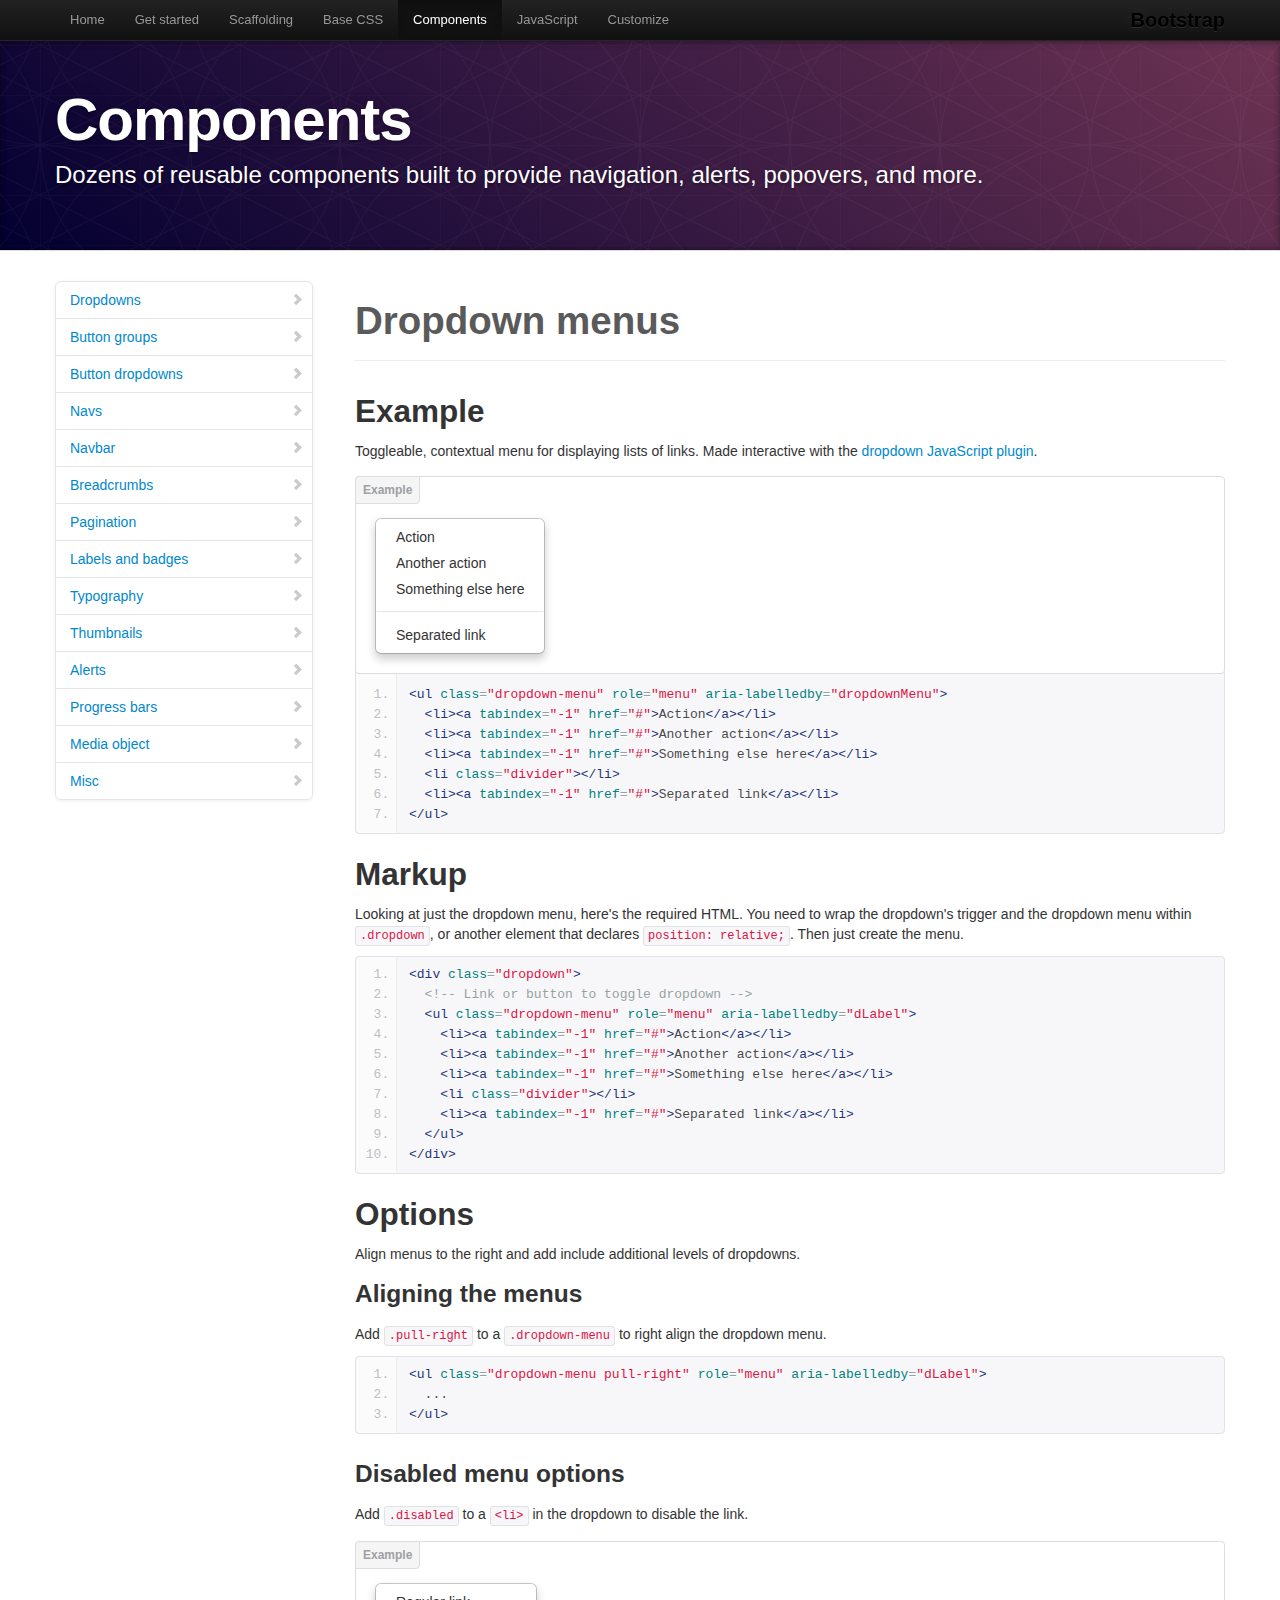
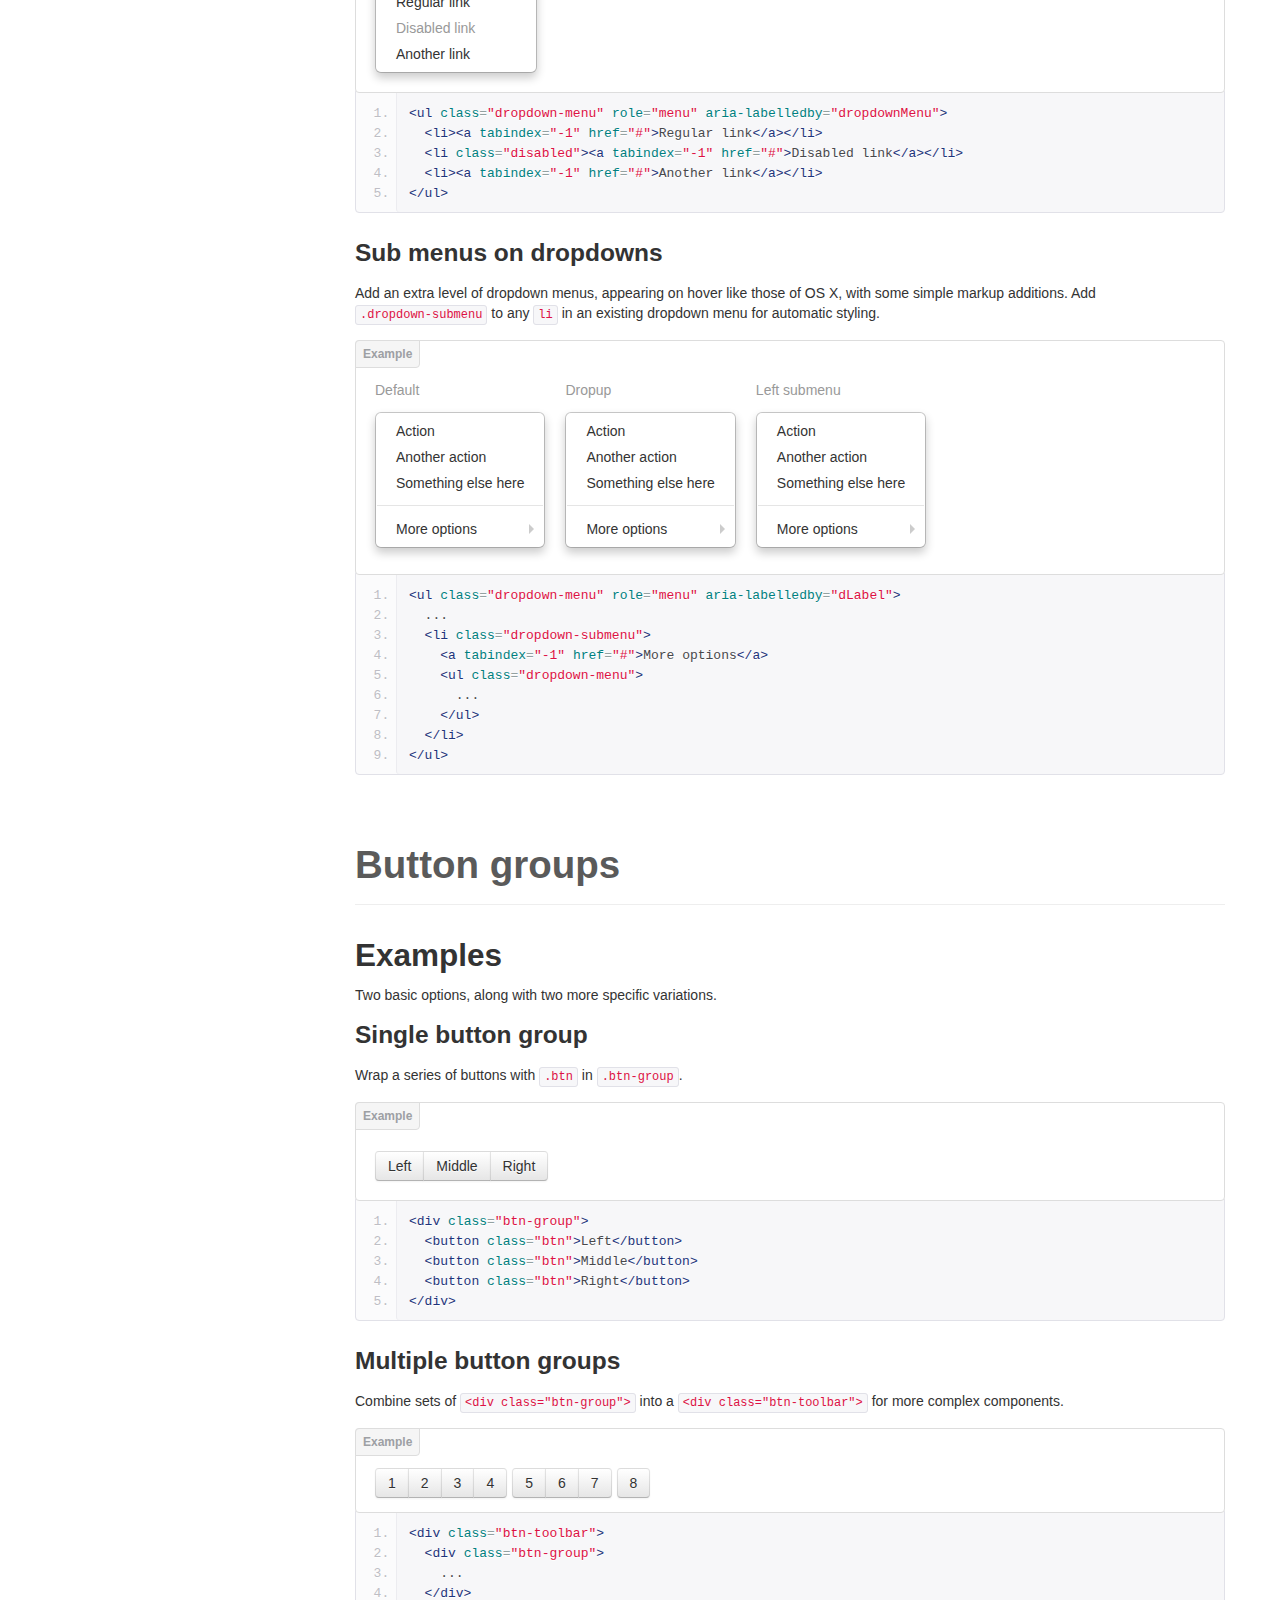
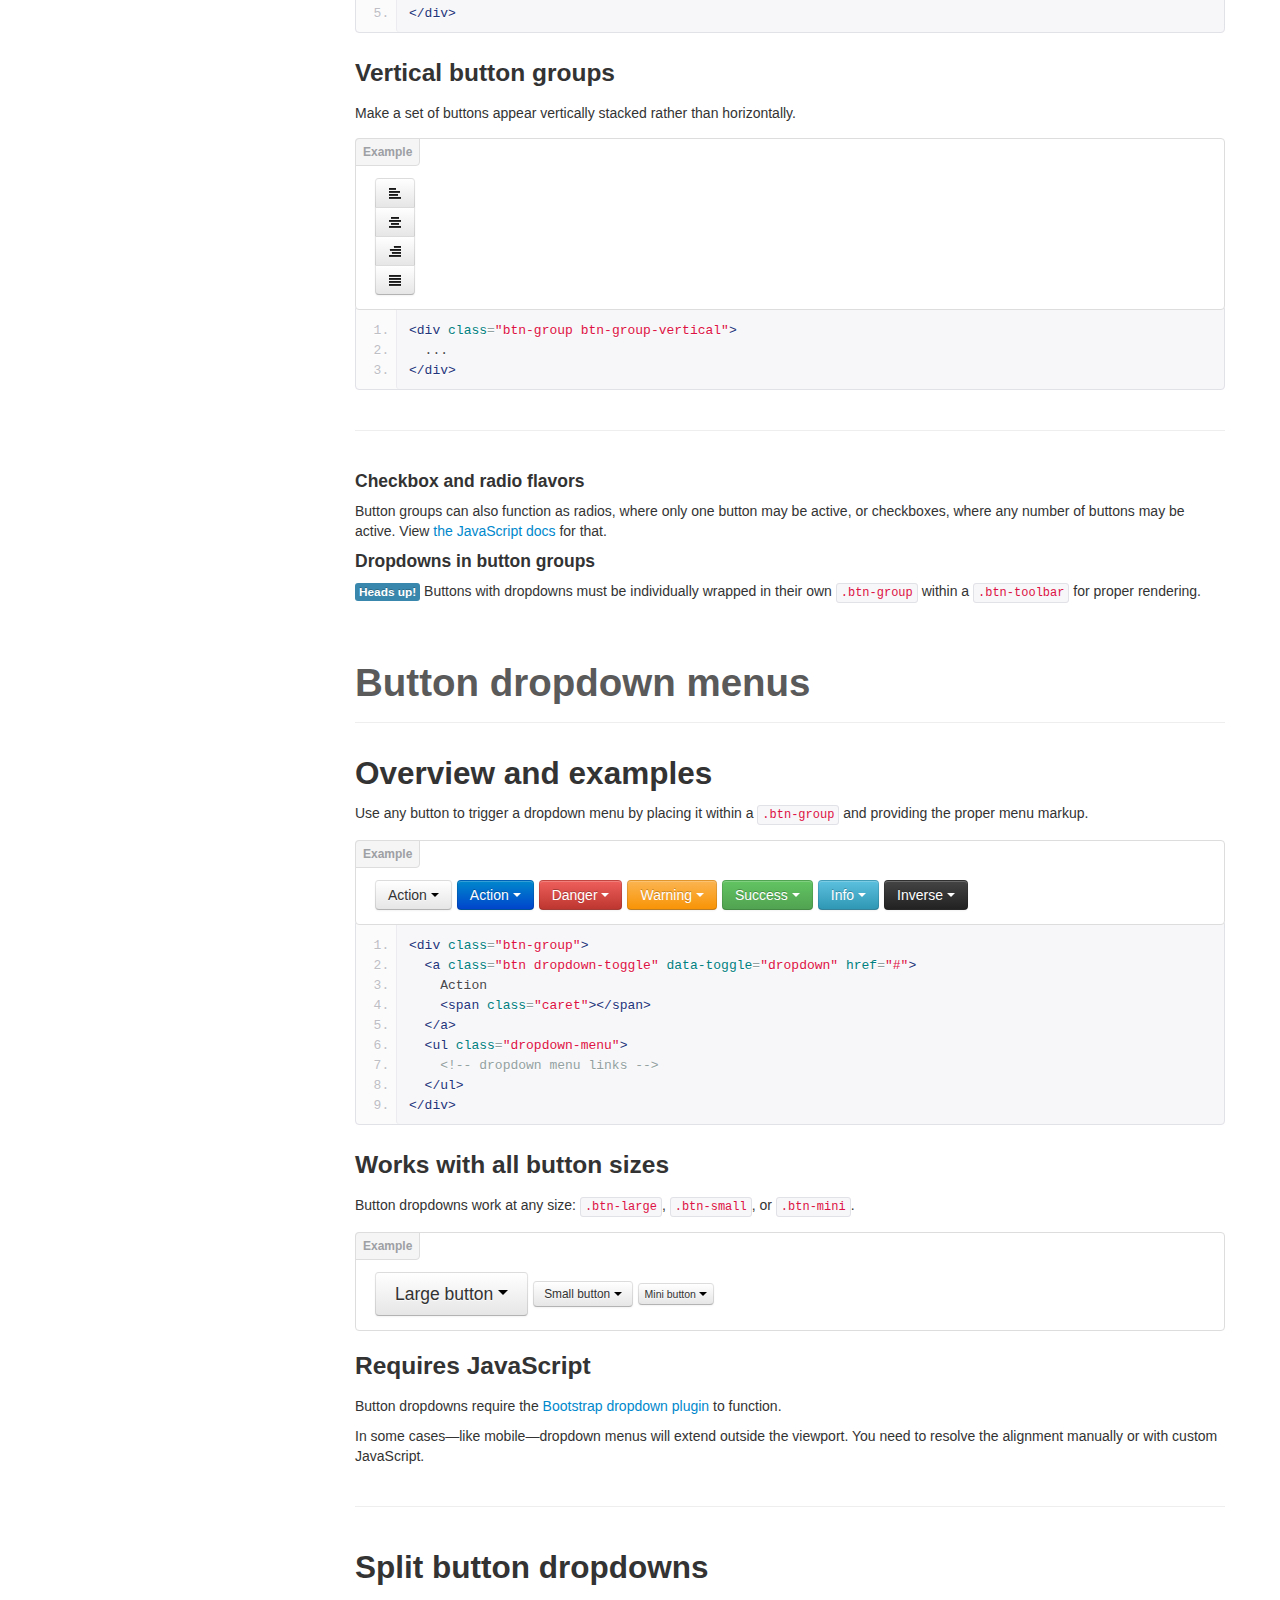
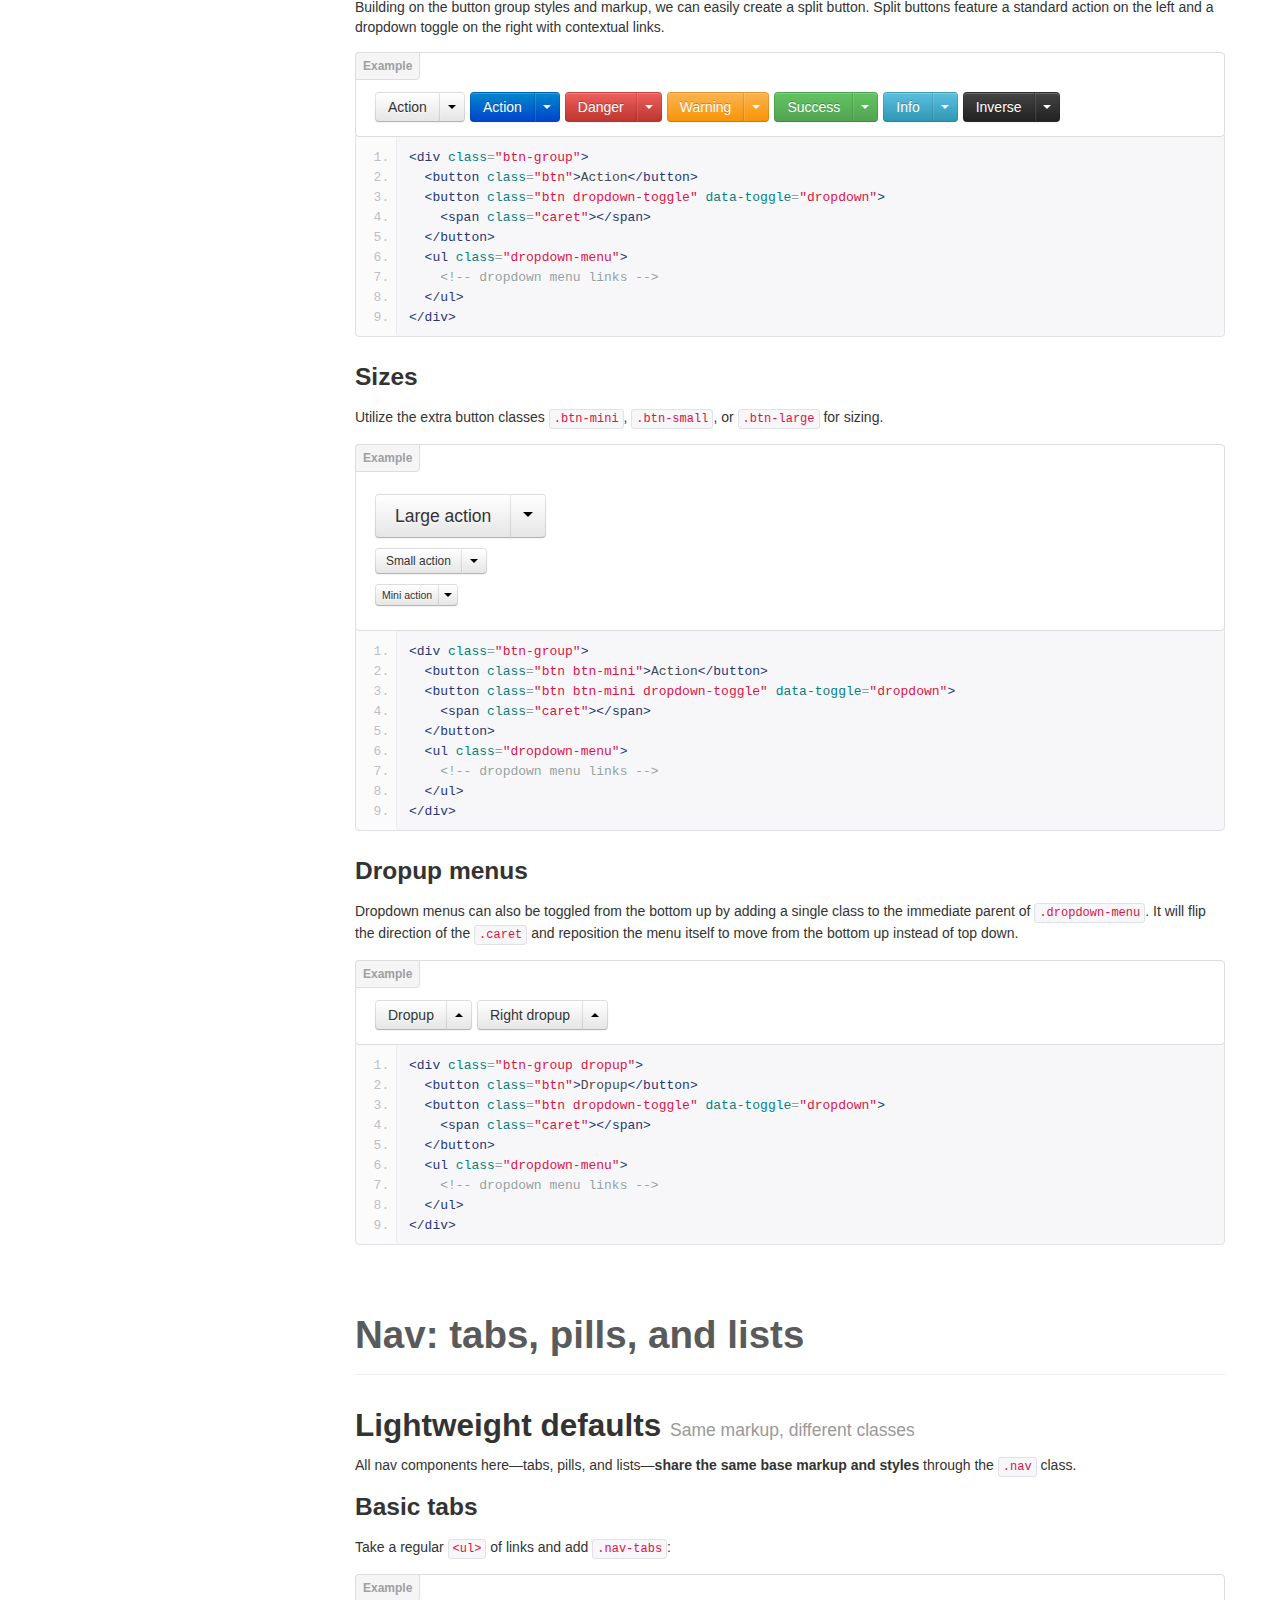
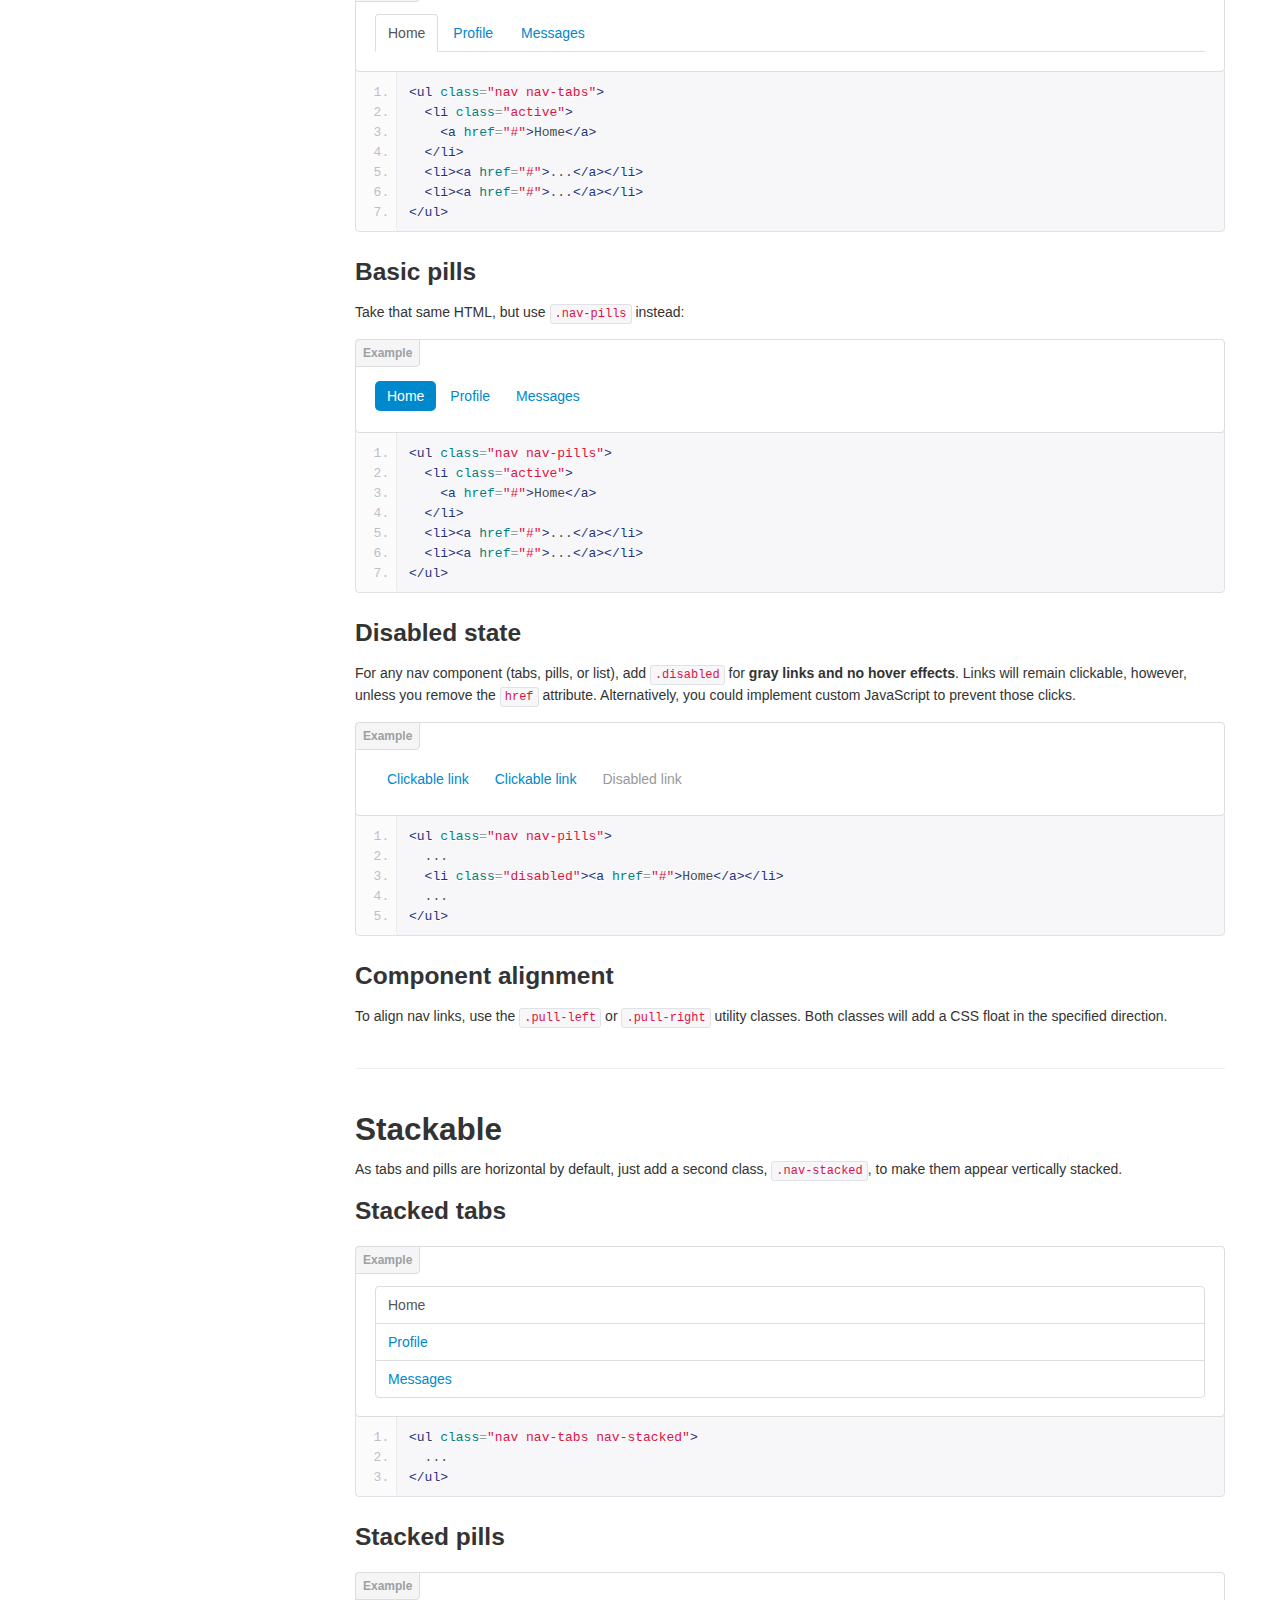
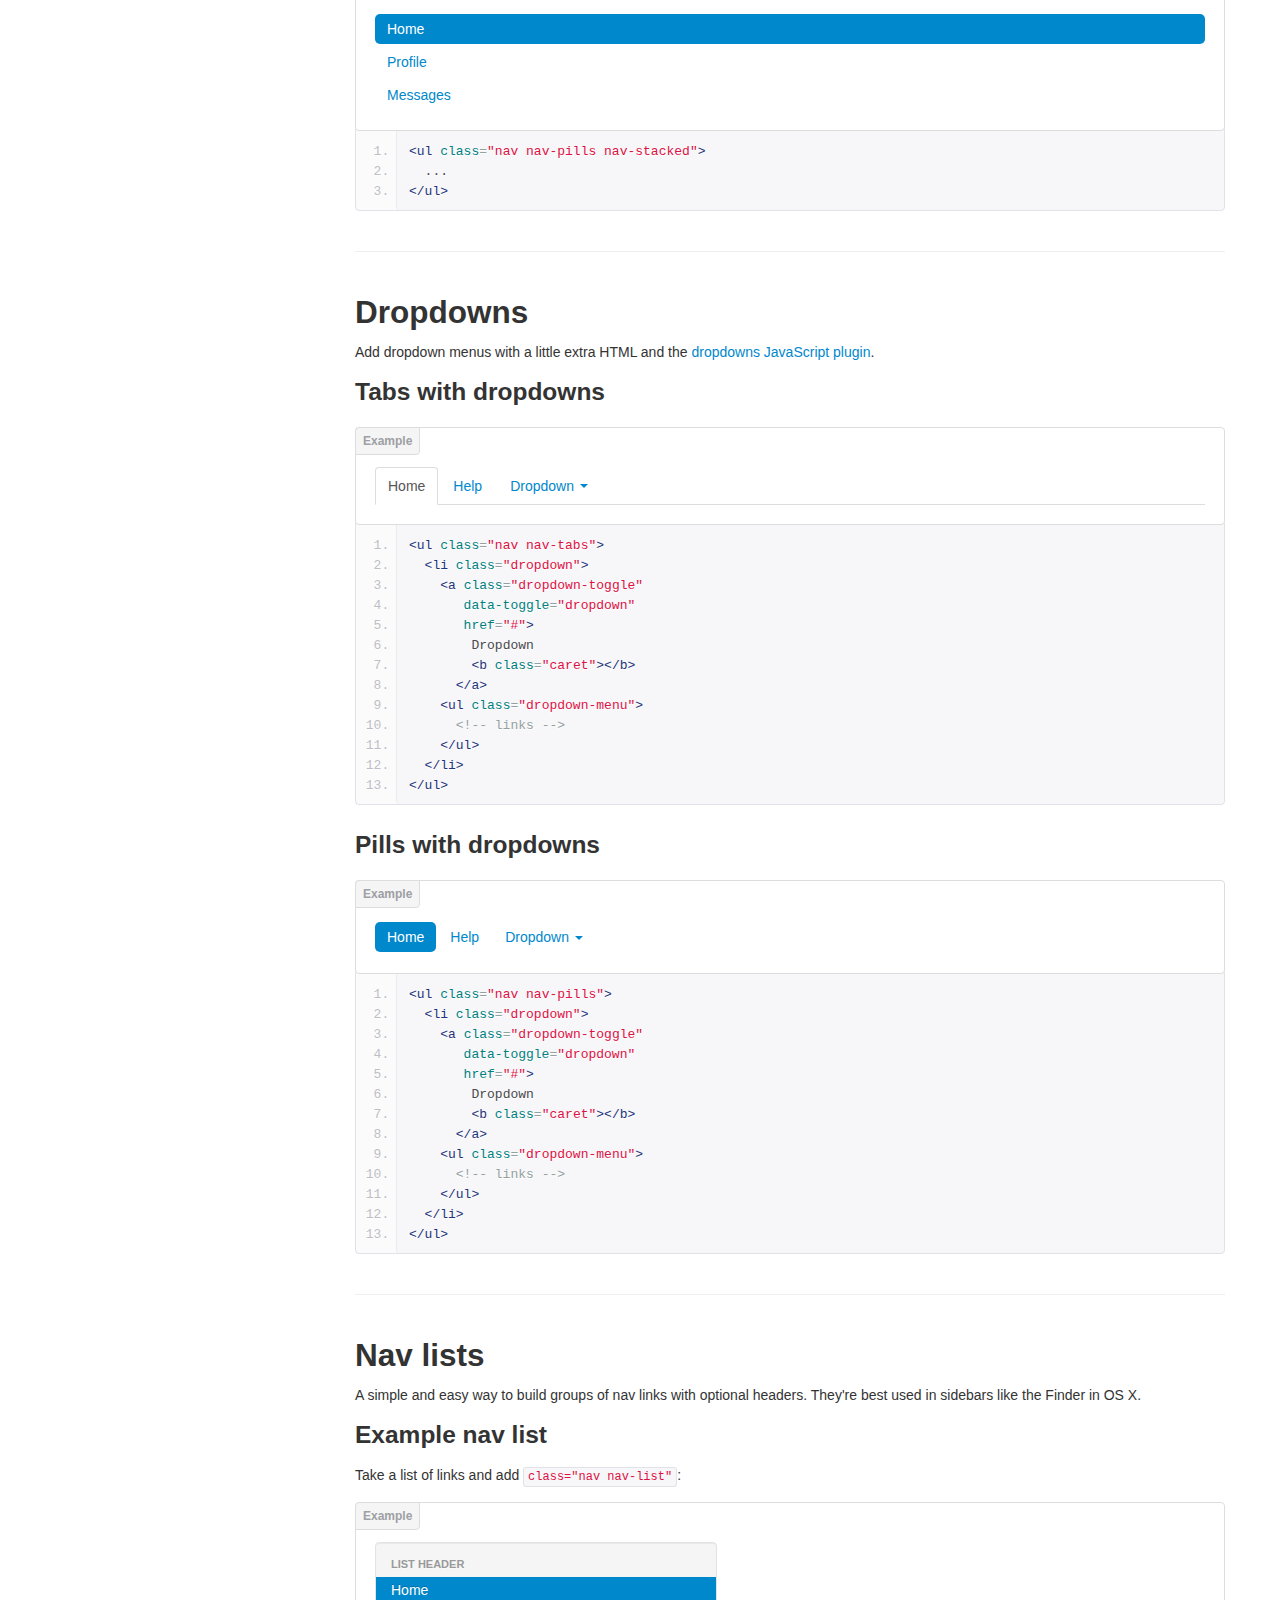
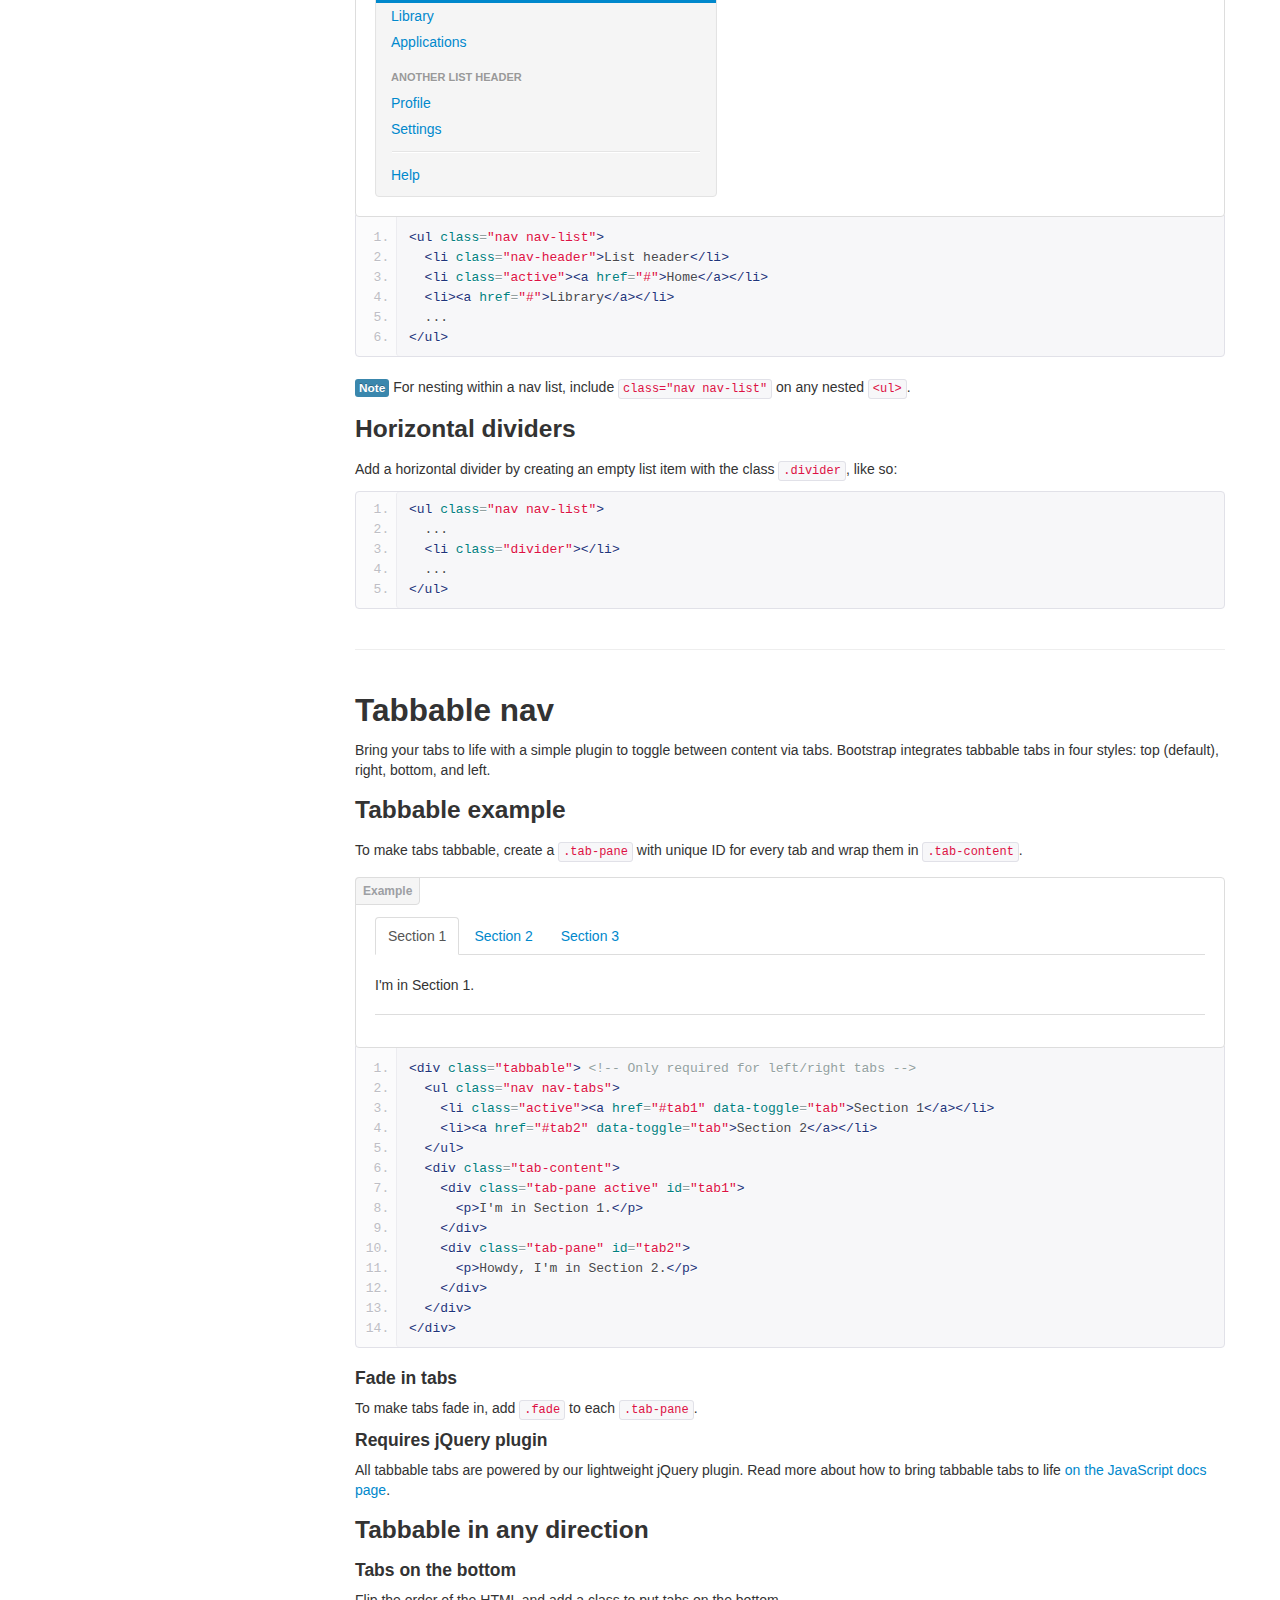
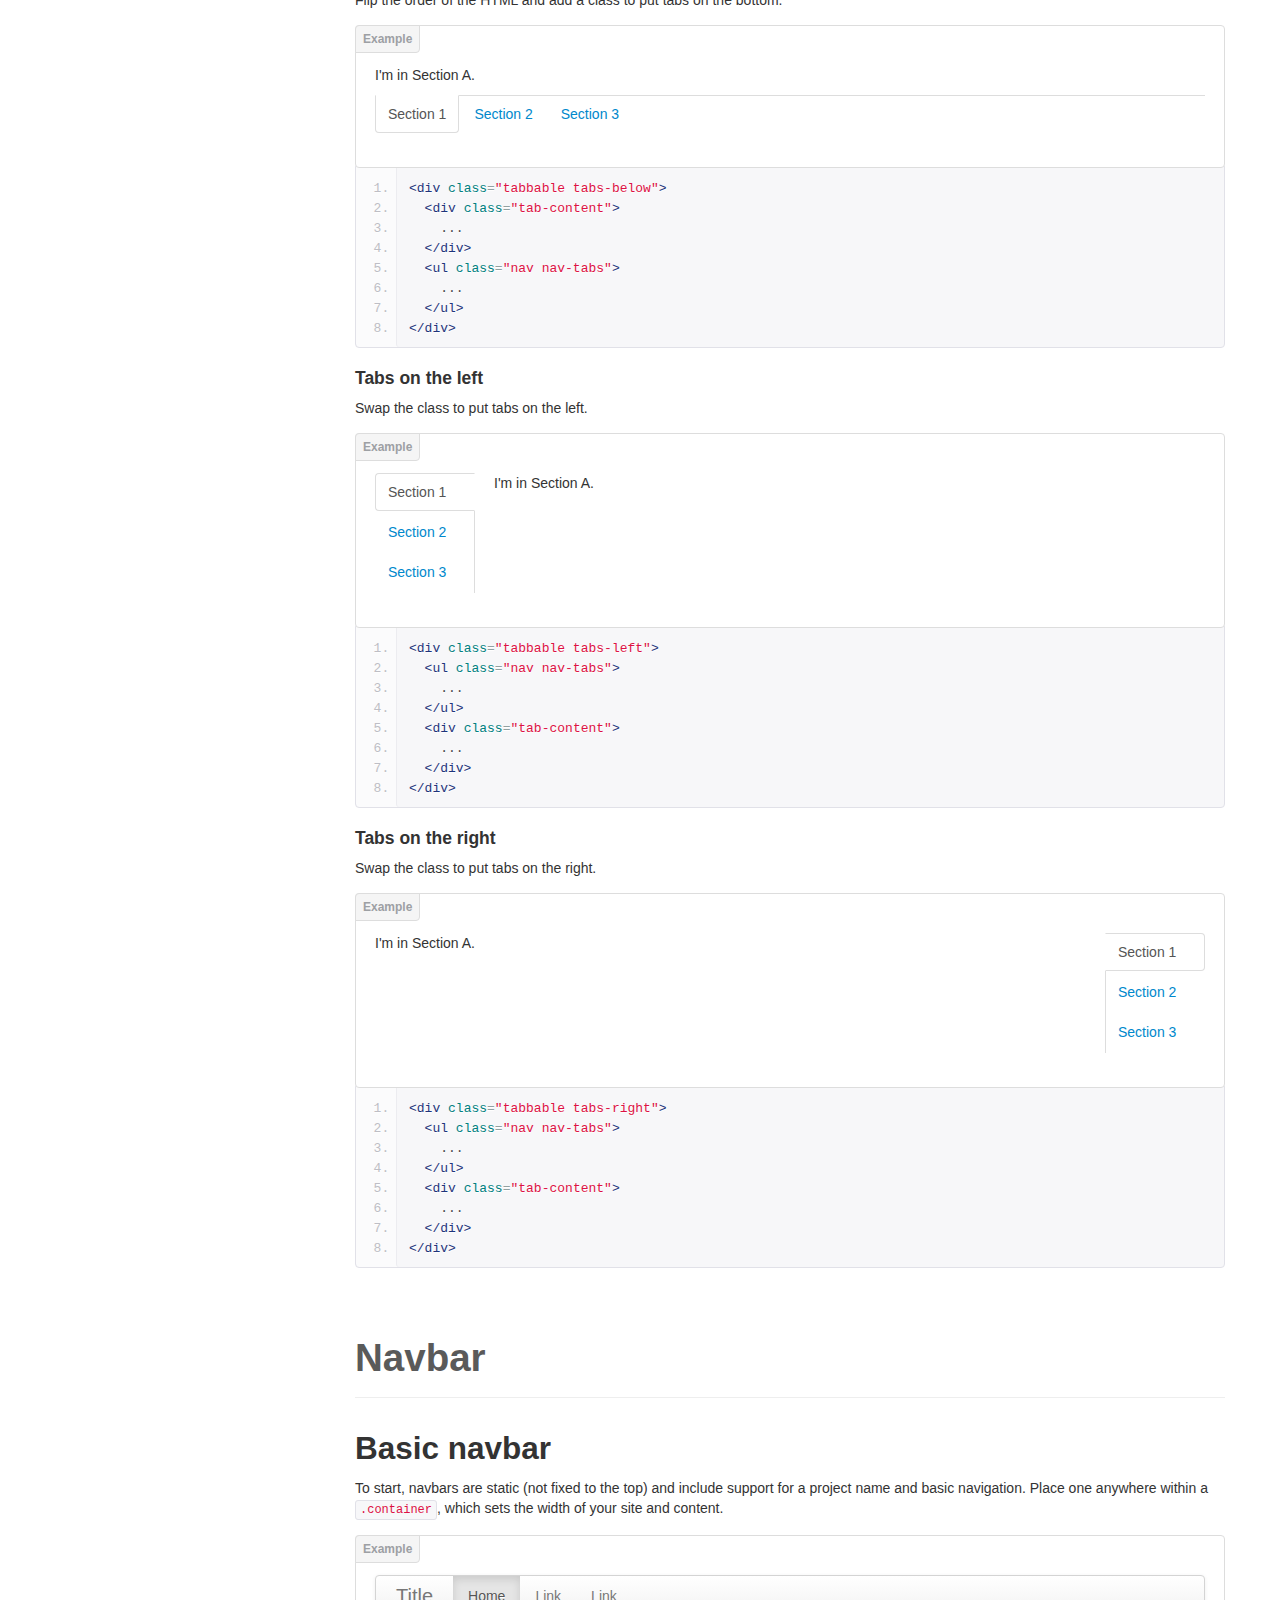
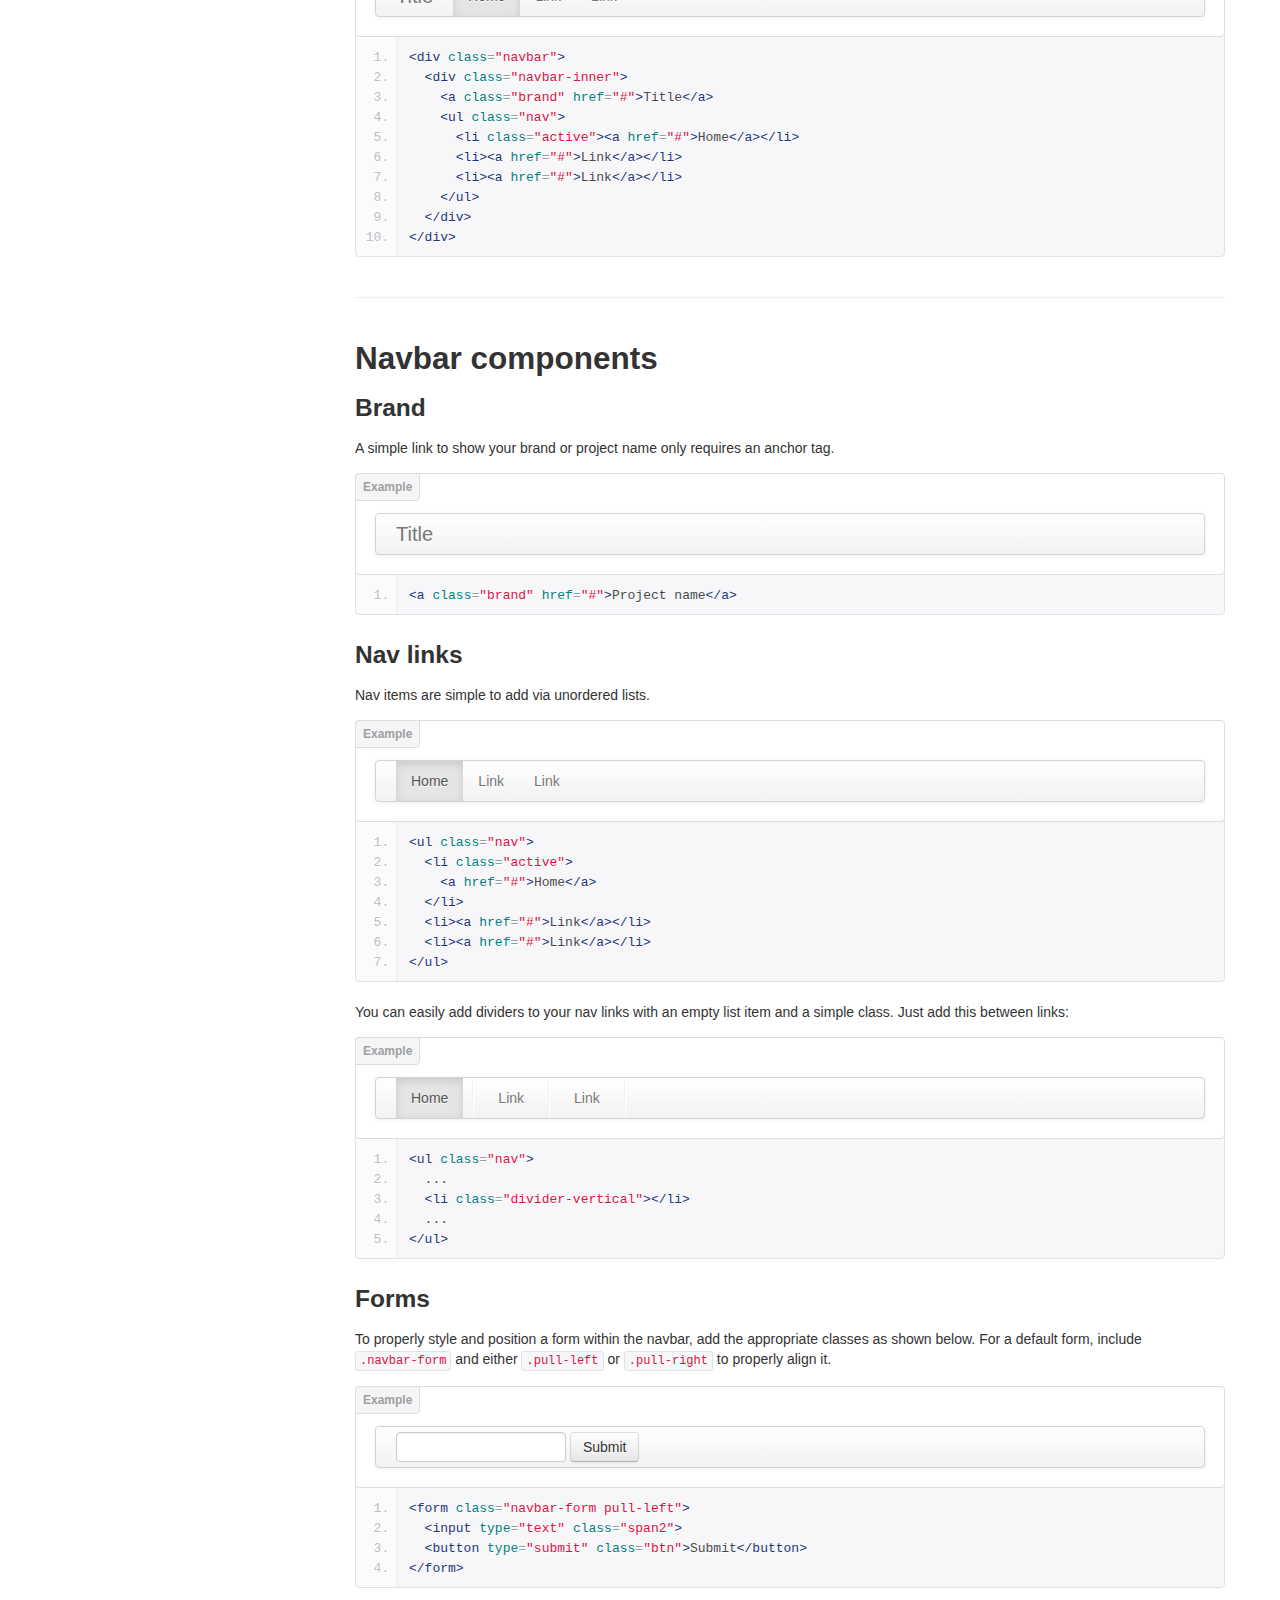
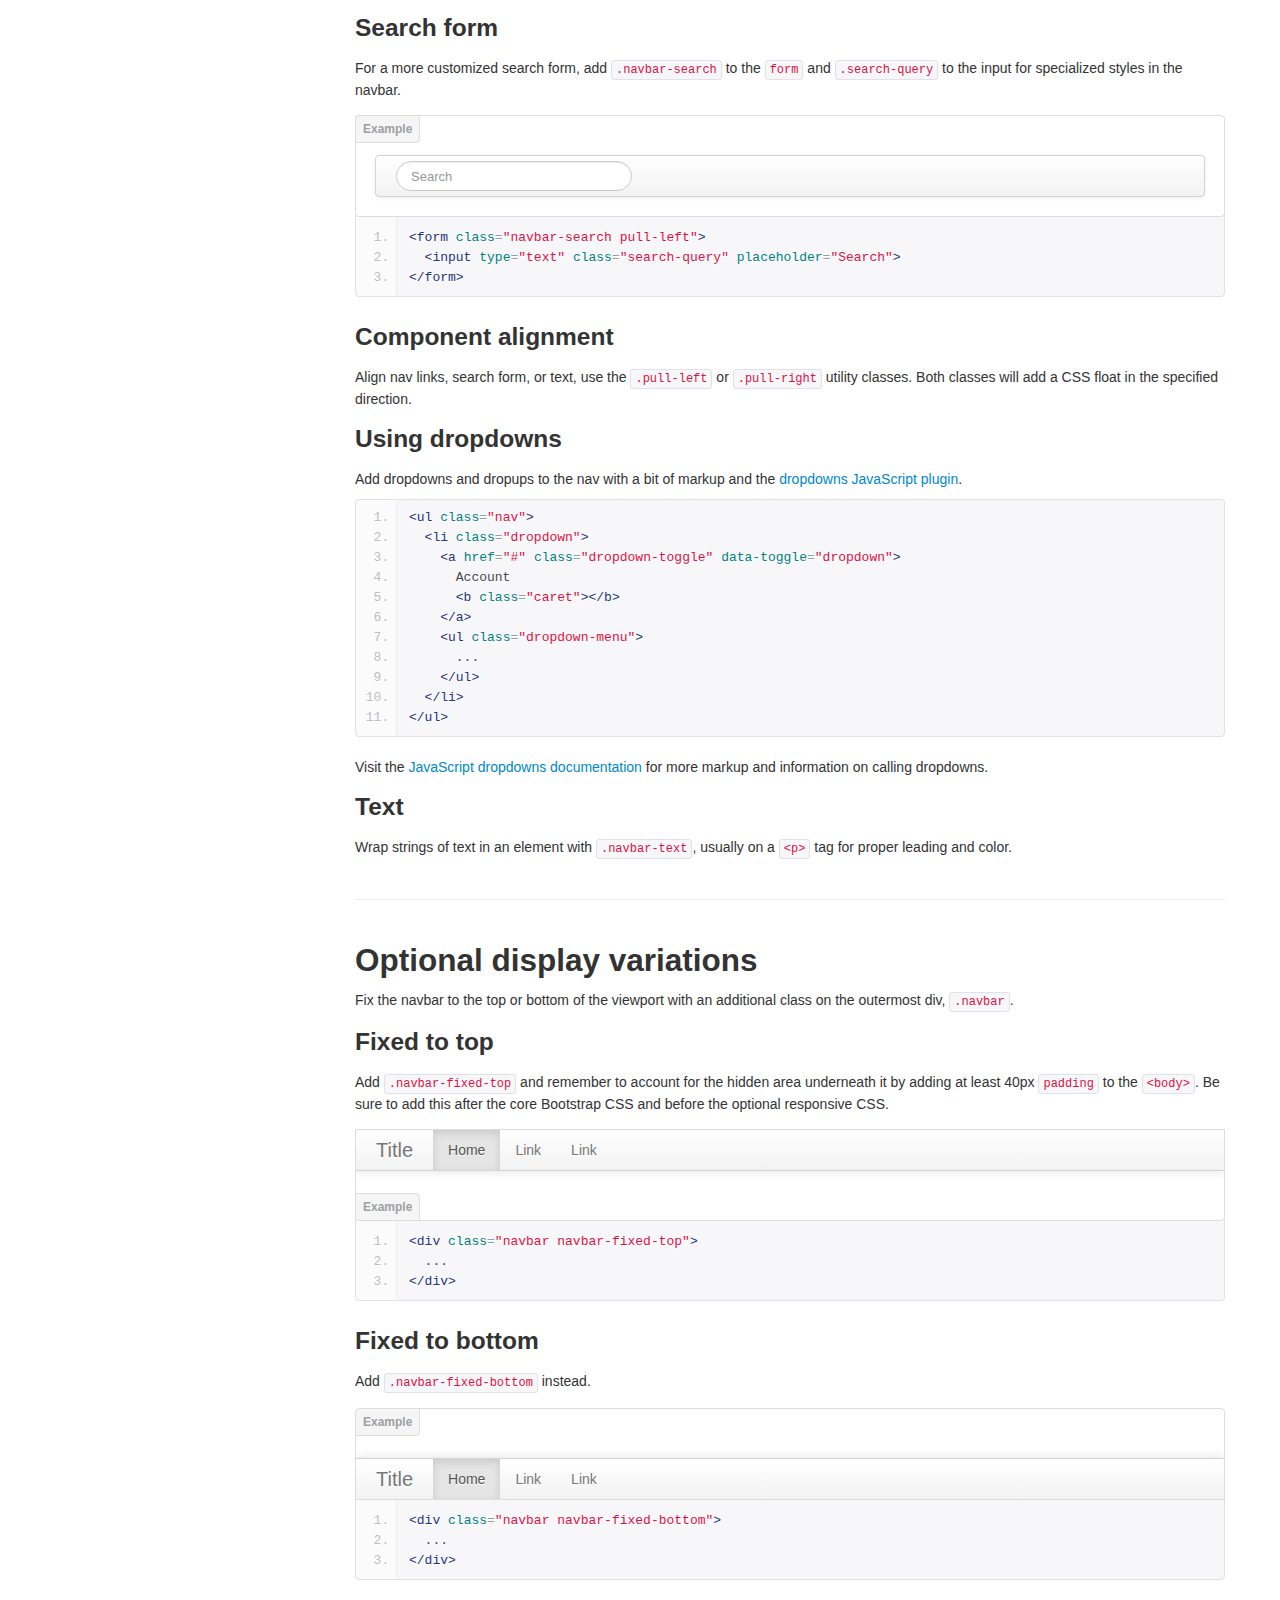
<file: deps/bootstrap/docs/components.html>
<!DOCTYPE html>
<html lang="en">
  <head>
    <meta charset="utf-8">
    <title>Components · Bootstrap</title>
    <meta name="viewport" content="width=device-width, initial-scale=1.0">
    <meta name="description" content="">
    <meta name="author" content="">

    <!-- Le styles -->
    <link href="assets/css/bootstrap.css" rel="stylesheet">
    <link href="assets/css/bootstrap-responsive.css" rel="stylesheet">
    <link href="assets/css/docs.css" rel="stylesheet">
    <link href="assets/js/google-code-prettify/prettify.css" rel="stylesheet">

    <!-- Le HTML5 shim, for IE6-8 support of HTML5 elements -->
    <!--[if lt IE 9]>
      <script src="assets/js/html5shiv.js"></script>
    <![endif]-->

    <!-- Le fav and touch icons -->
    <link rel="apple-touch-icon-precomposed" sizes="144x144" href="assets/ico/apple-touch-icon-144-precomposed.png">
    <link rel="apple-touch-icon-precomposed" sizes="114x114" href="assets/ico/apple-touch-icon-114-precomposed.png">
      <link rel="apple-touch-icon-precomposed" sizes="72x72" href="assets/ico/apple-touch-icon-72-precomposed.png">
                    <link rel="apple-touch-icon-precomposed" href="assets/ico/apple-touch-icon-57-precomposed.png">
                                   <link rel="shortcut icon" href="assets/ico/favicon.png">

    <script type="text/javascript">
      var _gaq = _gaq || [];
      _gaq.push(['_setAccount', 'UA-146052-10']);
      _gaq.push(['_trackPageview']);
      (function() {
        var ga = document.createElement('script'); ga.type = 'text/javascript'; ga.async = true;
        ga.src = ('https:' == document.location.protocol ? 'https://ssl' : 'http://www') + '.google-analytics.com/ga.js';
        var s = document.getElementsByTagName('script')[0]; s.parentNode.insertBefore(ga, s);
      })();
    </script>
  </head>

  <body data-spy="scroll" data-target=".bs-docs-sidebar">

    <!-- Navbar
    ================================================== -->
    <div class="navbar navbar-inverse navbar-fixed-top">
      <div class="navbar-inner">
        <div class="container">
          <button type="button" class="btn btn-navbar" data-toggle="collapse" data-target=".nav-collapse">
            <span class="icon-bar"></span>
            <span class="icon-bar"></span>
            <span class="icon-bar"></span>
          </button>
          <a class="brand" href="./index.html">Bootstrap</a>
          <div class="nav-collapse collapse">
            <ul class="nav">
              <li class="">
                <a href="./index.html">Home</a>
              </li>
              <li class="">
                <a href="./getting-started.html">Get started</a>
              </li>
              <li class="">
                <a href="./scaffolding.html">Scaffolding</a>
              </li>
              <li class="">
                <a href="./base-css.html">Base CSS</a>
              </li>
              <li class="active">
                <a href="./components.html">Components</a>
              </li>
              <li class="">
                <a href="./javascript.html">JavaScript</a>
              </li>
              <li class="">
                <a href="./customize.html">Customize</a>
              </li>
            </ul>
          </div>
        </div>
      </div>
    </div>

<!-- Subhead
================================================== -->
<header class="jumbotron subhead" id="overview">
  <div class="container">
    <h1>Components</h1>
    <p class="lead">Dozens of reusable components built to provide navigation, alerts, popovers, and more.</p>
  </div>
</header>


  <div class="container">

    <!-- Docs nav
    ================================================== -->
    <div class="row">
      <div class="span3 bs-docs-sidebar">
        <ul class="nav nav-list bs-docs-sidenav">
          <li><a href="#dropdowns"><i class="icon-chevron-right"></i> Dropdowns</a></li>
          <li><a href="#buttonGroups"><i class="icon-chevron-right"></i> Button groups</a></li>
          <li><a href="#buttonDropdowns"><i class="icon-chevron-right"></i> Button dropdowns</a></li>
          <li><a href="#navs"><i class="icon-chevron-right"></i> Navs</a></li>
          <li><a href="#navbar"><i class="icon-chevron-right"></i> Navbar</a></li>
          <li><a href="#breadcrumbs"><i class="icon-chevron-right"></i> Breadcrumbs</a></li>
          <li><a href="#pagination"><i class="icon-chevron-right"></i> Pagination</a></li>
          <li><a href="#labels-badges"><i class="icon-chevron-right"></i> Labels and badges</a></li>
          <li><a href="#typography"><i class="icon-chevron-right"></i> Typography</a></li>
          <li><a href="#thumbnails"><i class="icon-chevron-right"></i> Thumbnails</a></li>
          <li><a href="#alerts"><i class="icon-chevron-right"></i> Alerts</a></li>
          <li><a href="#progress"><i class="icon-chevron-right"></i> Progress bars</a></li>
          <li><a href="#media"><i class="icon-chevron-right"></i> Media object</a></li>
          <li><a href="#misc"><i class="icon-chevron-right"></i> Misc</a></li>
        </ul>
      </div>
      <div class="span9">



        <!-- Dropdowns
        ================================================== -->
        <section id="dropdowns">
          <div class="page-header">
            <h1>Dropdown menus</h1>
          </div>

          <h2>Example</h2>
          <p>Toggleable, contextual menu for displaying lists of links. Made interactive with the <a href="./javascript.html#dropdowns">dropdown JavaScript plugin</a>.</p>
          <div class="bs-docs-example">
            <div class="dropdown clearfix">
              <ul class="dropdown-menu" role="menu" aria-labelledby="dropdownMenu" style="display: block; position: static; margin-bottom: 5px; *width: 180px;">
                <li><a tabindex="-1" href="#">Action</a></li>
                <li><a tabindex="-1" href="#">Another action</a></li>
                <li><a tabindex="-1" href="#">Something else here</a></li>
                <li class="divider"></li>
                <li><a tabindex="-1" href="#">Separated link</a></li>
              </ul>
            </div>
          </div>
<pre class="prettyprint linenums">
&lt;ul class="dropdown-menu" role="menu" aria-labelledby="dropdownMenu"&gt;
  &lt;li&gt;&lt;a tabindex="-1" href="#"&gt;Action&lt;/a&gt;&lt;/li&gt;
  &lt;li&gt;&lt;a tabindex="-1" href="#"&gt;Another action&lt;/a&gt;&lt;/li&gt;
  &lt;li&gt;&lt;a tabindex="-1" href="#"&gt;Something else here&lt;/a&gt;&lt;/li&gt;
  &lt;li class="divider"&gt;&lt;/li&gt;
  &lt;li&gt;&lt;a tabindex="-1" href="#"&gt;Separated link&lt;/a&gt;&lt;/li&gt;
&lt;/ul&gt;
</pre>

          <h2>Markup</h2>
          <p>Looking at just the dropdown menu, here's the required HTML. You need to wrap the dropdown's trigger and the dropdown menu within <code>.dropdown</code>, or another element that declares <code>position: relative;</code>. Then just create the menu.</p>

<pre class="prettyprint linenums">
&lt;div class="dropdown"&gt;
  &lt;!-- Link or button to toggle dropdown --&gt;
  &lt;ul class="dropdown-menu" role="menu" aria-labelledby="dLabel"&gt;
    &lt;li&gt;&lt;a tabindex="-1" href="#"&gt;Action&lt;/a&gt;&lt;/li&gt;
    &lt;li&gt;&lt;a tabindex="-1" href="#"&gt;Another action&lt;/a&gt;&lt;/li&gt;
    &lt;li&gt;&lt;a tabindex="-1" href="#"&gt;Something else here&lt;/a&gt;&lt;/li&gt;
    &lt;li class="divider"&gt;&lt;/li&gt;
    &lt;li&gt;&lt;a tabindex="-1" href="#"&gt;Separated link&lt;/a&gt;&lt;/li&gt;
  &lt;/ul&gt;
&lt;/div&gt;
</pre>

          <h2>Options</h2>
          <p>Align menus to the right and add include additional levels of dropdowns.</p>

          <h3>Aligning the menus</h3>
          <p>Add <code>.pull-right</code> to a <code>.dropdown-menu</code> to right align the dropdown menu.</p>
<pre class="prettyprint linenums">
&lt;ul class="dropdown-menu pull-right" role="menu" aria-labelledby="dLabel"&gt;
  ...
&lt;/ul&gt;
</pre>

          <h3>Disabled menu options</h3>
          <p>Add <code>.disabled</code> to a <code>&lt;li&gt;</code> in the dropdown to disable the link.</p>
          <div class="bs-docs-example">
            <div class="dropdown clearfix">
              <ul class="dropdown-menu" role="menu" aria-labelledby="dropdownMenu" style="display: block; position: static; margin-bottom: 5px; *width: 180px;">
                <li><a tabindex="-1" href="#">Regular link</a></li>
                <li class="disabled"><a tabindex="-1" href="#">Disabled link</a></li>
                <li><a tabindex="-1" href="#">Another link</a></li>
              </ul>
            </div>
          </div>
<pre class="prettyprint linenums">
&lt;ul class="dropdown-menu" role="menu" aria-labelledby="dropdownMenu"&gt;
  &lt;li&gt;&lt;a tabindex="-1" href="#"&gt;Regular link&lt;/a&gt;&lt;/li&gt;
  &lt;li class="disabled"&gt;&lt;a tabindex="-1" href="#"&gt;Disabled link&lt;/a&gt;&lt;/li&gt;
  &lt;li&gt;&lt;a tabindex="-1" href="#"&gt;Another link&lt;/a&gt;&lt;/li&gt;
&lt;/ul&gt;
</pre>

          <h3>Sub menus on dropdowns</h3>
          <p>Add an extra level of dropdown menus, appearing on hover like those of OS X, with some simple markup additions. Add <code>.dropdown-submenu</code> to any <code>li</code> in an existing dropdown menu for automatic styling.</p>
          <div class="bs-docs-example bs-docs-example-submenus">

            <div class="pull-left">
              <p class="muted">Default</p>
              <div class="dropdown clearfix">
                <ul class="dropdown-menu" role="menu" aria-labelledby="dropdownMenu">
                  <li><a tabindex="-1" href="#">Action</a></li>
                  <li><a tabindex="-1" href="#">Another action</a></li>
                  <li><a tabindex="-1" href="#">Something else here</a></li>
                  <li class="divider"></li>
                  <li class="dropdown-submenu">
                    <a tabindex="-1" href="#">More options</a>
                    <ul class="dropdown-menu">
                      <li><a tabindex="-1" href="#">Second level link</a></li>
                      <li><a tabindex="-1" href="#">Second level link</a></li>
                      <li><a tabindex="-1" href="#">Second level link</a></li>
                      <li><a tabindex="-1" href="#">Second level link</a></li>
                      <li><a tabindex="-1" href="#">Second level link</a></li>
                    </ul>
                  </li>
                </ul>
              </div>
            </div>

            <div class="pull-left">
              <p class="muted">Dropup</p>
              <div class="dropup">
                <ul class="dropdown-menu" role="menu" aria-labelledby="dropdownMenu">
                  <li><a tabindex="-1" href="#">Action</a></li>
                  <li><a tabindex="-1" href="#">Another action</a></li>
                  <li><a tabindex="-1" href="#">Something else here</a></li>
                  <li class="divider"></li>
                  <li class="dropdown-submenu">
                    <a tabindex="-1" href="#">More options</a>
                    <ul class="dropdown-menu">
                      <li><a tabindex="-1" href="#">Second level link</a></li>
                      <li><a tabindex="-1" href="#">Second level link</a></li>
                      <li><a tabindex="-1" href="#">Second level link</a></li>
                      <li><a tabindex="-1" href="#">Second level link</a></li>
                      <li><a tabindex="-1" href="#">Second level link</a></li>
                    </ul>
                  </li>
                </ul>
              </div>
            </div>

            <div class="pull-left">
              <p class="muted">Left submenu</p>
              <div class="dropdown">
                <ul class="dropdown-menu" role="menu" aria-labelledby="dropdownMenu">
                  <li><a tabindex="-1" href="#">Action</a></li>
                  <li><a tabindex="-1" href="#">Another action</a></li>
                  <li><a tabindex="-1" href="#">Something else here</a></li>
                  <li class="divider"></li>
                  <li class="dropdown-submenu pull-left">
                    <a tabindex="-1" href="#">More options</a>
                    <ul class="dropdown-menu">
                      <li><a tabindex="-1" href="#">Second level link</a></li>
                      <li><a tabindex="-1" href="#">Second level link</a></li>
                      <li><a tabindex="-1" href="#">Second level link</a></li>
                      <li><a tabindex="-1" href="#">Second level link</a></li>
                      <li><a tabindex="-1" href="#">Second level link</a></li>
                    </ul>
                  </li>
                </ul>
              </div>
            </div>

          </div>
<pre class="prettyprint linenums">
&lt;ul class="dropdown-menu" role="menu" aria-labelledby="dLabel"&gt;
  ...
  &lt;li class="dropdown-submenu"&gt;
    &lt;a tabindex="-1" href="#"&gt;More options&lt;/a&gt;
    &lt;ul class="dropdown-menu"&gt;
      ...
    &lt;/ul&gt;
  &lt;/li&gt;
&lt;/ul&gt;
</pre>

        </section>




        <!-- Button Groups
        ================================================== -->
        <section id="buttonGroups">
          <div class="page-header">
            <h1>Button groups</h1>
          </div>

          <h2>Examples</h2>
          <p>Two basic options, along with two more specific variations.</p>

          <h3>Single button group</h3>
          <p>Wrap a series of buttons with <code>.btn</code> in <code>.btn-group</code>.</p>
          <div class="bs-docs-example">
            <div class="btn-group" style="margin: 9px 0 5px;">
              <button class="btn">Left</button>
              <button class="btn">Middle</button>
              <button class="btn">Right</button>
            </div>
          </div>
<pre class="prettyprint linenums">
&lt;div class="btn-group"&gt;
  &lt;button class="btn"&gt;Left&lt;/button&gt;
  &lt;button class="btn"&gt;Middle&lt;/button&gt;
  &lt;button class="btn"&gt;Right&lt;/button&gt;
&lt;/div&gt;
</pre>

          <h3>Multiple button groups</h3>
          <p>Combine sets of <code>&lt;div class="btn-group"&gt;</code> into a <code>&lt;div class="btn-toolbar"&gt;</code> for more complex components.</p>
          <div class="bs-docs-example">
            <div class="btn-toolbar" style="margin: 0;">
              <div class="btn-group">
                <button class="btn">1</button>
                <button class="btn">2</button>
                <button class="btn">3</button>
                <button class="btn">4</button>
              </div>
              <div class="btn-group">
                <button class="btn">5</button>
                <button class="btn">6</button>
                <button class="btn">7</button>
              </div>
              <div class="btn-group">
                <button class="btn">8</button>
              </div>
            </div>
          </div>
<pre class="prettyprint linenums">
&lt;div class="btn-toolbar"&gt;
  &lt;div class="btn-group"&gt;
    ...
  &lt;/div&gt;
&lt;/div&gt;
</pre>

          <h3>Vertical button groups</h3>
          <p>Make a set of buttons appear vertically stacked rather than horizontally.</p>
          <div class="bs-docs-example">
            <div class="btn-group btn-group-vertical">
              <button type="button" class="btn"><i class="icon-align-left"></i></button>
              <button type="button" class="btn"><i class="icon-align-center"></i></button>
              <button type="button" class="btn"><i class="icon-align-right"></i></button>
              <button type="button" class="btn"><i class="icon-align-justify"></i></button>
            </div>
          </div>
<pre class="prettyprint linenums">
&lt;div class="btn-group btn-group-vertical"&gt;
  ...
&lt;/div&gt;
</pre>


          <hr class="bs-docs-separator">


          <h4>Checkbox and radio flavors</h4>
          <p>Button groups can also function as radios, where only one button may be active, or checkboxes, where any number of buttons may be active. View <a href="./javascript.html#buttons">the JavaScript docs</a> for that.</p>

          <h4>Dropdowns in button groups</h4>
          <p><span class="label label-info">Heads up!</span> Buttons with dropdowns must be individually wrapped in their own <code>.btn-group</code> within a <code>.btn-toolbar</code> for proper rendering.</p>
        </section>



        <!-- Split button dropdowns
        ================================================== -->
        <section id="buttonDropdowns">
          <div class="page-header">
            <h1>Button dropdown menus</h1>
          </div>


          <h2>Overview and examples</h2>
          <p>Use any button to trigger a dropdown menu by placing it within a <code>.btn-group</code> and providing the proper menu markup.</p>
          <div class="bs-docs-example">
            <div class="btn-toolbar" style="margin: 0;">
              <div class="btn-group">
                <button class="btn dropdown-toggle" data-toggle="dropdown">Action <span class="caret"></span></button>
                <ul class="dropdown-menu">
                  <li><a href="#">Action</a></li>
                  <li><a href="#">Another action</a></li>
                  <li><a href="#">Something else here</a></li>
                  <li class="divider"></li>
                  <li><a href="#">Separated link</a></li>
                </ul>
              </div><!-- /btn-group -->
              <div class="btn-group">
                <button class="btn btn-primary dropdown-toggle" data-toggle="dropdown">Action <span class="caret"></span></button>
                <ul class="dropdown-menu">
                  <li><a href="#">Action</a></li>
                  <li><a href="#">Another action</a></li>
                  <li><a href="#">Something else here</a></li>
                  <li class="divider"></li>
                  <li><a href="#">Separated link</a></li>
                </ul>
              </div><!-- /btn-group -->
              <div class="btn-group">
                <button class="btn btn-danger dropdown-toggle" data-toggle="dropdown">Danger <span class="caret"></span></button>
                <ul class="dropdown-menu">
                  <li><a href="#">Action</a></li>
                  <li><a href="#">Another action</a></li>
                  <li><a href="#">Something else here</a></li>
                  <li class="divider"></li>
                  <li><a href="#">Separated link</a></li>
                </ul>
              </div><!-- /btn-group -->
              <div class="btn-group">
                <button class="btn btn-warning dropdown-toggle" data-toggle="dropdown">Warning <span class="caret"></span></button>
                <ul class="dropdown-menu">
                  <li><a href="#">Action</a></li>
                  <li><a href="#">Another action</a></li>
                  <li><a href="#">Something else here</a></li>
                  <li class="divider"></li>
                  <li><a href="#">Separated link</a></li>
                </ul>
              </div><!-- /btn-group -->
              <div class="btn-group">
                <button class="btn btn-success dropdown-toggle" data-toggle="dropdown">Success <span class="caret"></span></button>
                <ul class="dropdown-menu">
                  <li><a href="#">Action</a></li>
                  <li><a href="#">Another action</a></li>
                  <li><a href="#">Something else here</a></li>
                  <li class="divider"></li>
                  <li><a href="#">Separated link</a></li>
                </ul>
              </div><!-- /btn-group -->
              <div class="btn-group">
                <button class="btn btn-info dropdown-toggle" data-toggle="dropdown">Info <span class="caret"></span></button>
                <ul class="dropdown-menu">
                  <li><a href="#">Action</a></li>
                  <li><a href="#">Another action</a></li>
                  <li><a href="#">Something else here</a></li>
                  <li class="divider"></li>
                  <li><a href="#">Separated link</a></li>
                </ul>
              </div><!-- /btn-group -->
              <div class="btn-group">
                <button class="btn btn-inverse dropdown-toggle" data-toggle="dropdown">Inverse <span class="caret"></span></button>
                <ul class="dropdown-menu">
                  <li><a href="#">Action</a></li>
                  <li><a href="#">Another action</a></li>
                  <li><a href="#">Something else here</a></li>
                  <li class="divider"></li>
                  <li><a href="#">Separated link</a></li>
                </ul>
              </div><!-- /btn-group -->
            </div><!-- /btn-toolbar -->
          </div>
<pre class="prettyprint linenums">
&lt;div class="btn-group"&gt;
  &lt;a class="btn dropdown-toggle" data-toggle="dropdown" href="#"&gt;
    Action
    &lt;span class="caret"&gt;&lt;/span&gt;
  &lt;/a&gt;
  &lt;ul class="dropdown-menu"&gt;
    &lt;!-- dropdown menu links --&gt;
  &lt;/ul&gt;
&lt;/div&gt;
</pre>

          <h3>Works with all button sizes</h3>
          <p>Button dropdowns work at any size:  <code>.btn-large</code>, <code>.btn-small</code>, or <code>.btn-mini</code>.</p>
          <div class="bs-docs-example">
            <div class="btn-toolbar" style="margin: 0;">
              <div class="btn-group">
                <button class="btn btn-large dropdown-toggle" data-toggle="dropdown">Large button <span class="caret"></span></button>
                <ul class="dropdown-menu">
                  <li><a href="#">Action</a></li>
                  <li><a href="#">Another action</a></li>
                  <li><a href="#">Something else here</a></li>
                  <li class="divider"></li>
                  <li><a href="#">Separated link</a></li>
                </ul>
              </div><!-- /btn-group -->
              <div class="btn-group">
                <button class="btn btn-small dropdown-toggle" data-toggle="dropdown">Small button <span class="caret"></span></button>
                <ul class="dropdown-menu">
                  <li><a href="#">Action</a></li>
                  <li><a href="#">Another action</a></li>
                  <li><a href="#">Something else here</a></li>
                  <li class="divider"></li>
                  <li><a href="#">Separated link</a></li>
                </ul>
              </div><!-- /btn-group -->
              <div class="btn-group">
                <button class="btn btn-mini dropdown-toggle" data-toggle="dropdown">Mini button <span class="caret"></span></button>
                <ul class="dropdown-menu">
                  <li><a href="#">Action</a></li>
                  <li><a href="#">Another action</a></li>
                  <li><a href="#">Something else here</a></li>
                  <li class="divider"></li>
                  <li><a href="#">Separated link</a></li>
                </ul>
              </div><!-- /btn-group -->
            </div><!-- /btn-toolbar -->
          </div>

          <h3>Requires JavaScript</h3>
          <p>Button dropdowns require the <a href="./javascript.html#dropdowns">Bootstrap dropdown plugin</a> to function.</p>
          <p>In some cases&mdash;like mobile&mdash;dropdown menus will extend outside the viewport. You need to resolve the alignment manually or with custom JavaScript.</p>


          <hr class="bs-docs-separator">


          <h2>Split button dropdowns</h2>
          <p>Building on the button group styles and markup, we can easily create a split button. Split buttons feature a standard action on the left and a dropdown toggle on the right with contextual links.</p>
          <div class="bs-docs-example">
            <div class="btn-toolbar" style="margin: 0;">
              <div class="btn-group">
                <button class="btn">Action</button>
                <button class="btn dropdown-toggle" data-toggle="dropdown"><span class="caret"></span></button>
                <ul class="dropdown-menu">
                  <li><a href="#">Action</a></li>
                  <li><a href="#">Another action</a></li>
                  <li><a href="#">Something else here</a></li>
                  <li class="divider"></li>
                  <li><a href="#">Separated link</a></li>
                </ul>
              </div><!-- /btn-group -->
              <div class="btn-group">
                <button class="btn btn-primary">Action</button>
                <button class="btn btn-primary dropdown-toggle" data-toggle="dropdown"><span class="caret"></span></button>
                <ul class="dropdown-menu">
                  <li><a href="#">Action</a></li>
                  <li><a href="#">Another action</a></li>
                  <li><a href="#">Something else here</a></li>
                  <li class="divider"></li>
                  <li><a href="#">Separated link</a></li>
                </ul>
              </div><!-- /btn-group -->
              <div class="btn-group">
                <button class="btn btn-danger">Danger</button>
                <button class="btn btn-danger dropdown-toggle" data-toggle="dropdown"><span class="caret"></span></button>
                <ul class="dropdown-menu">
                  <li><a href="#">Action</a></li>
                  <li><a href="#">Another action</a></li>
                  <li><a href="#">Something else here</a></li>
                  <li class="divider"></li>
                  <li><a href="#">Separated link</a></li>
                </ul>
              </div><!-- /btn-group -->
              <div class="btn-group">
                <button class="btn btn-warning">Warning</button>
                <button class="btn btn-warning dropdown-toggle" data-toggle="dropdown"><span class="caret"></span></button>
                <ul class="dropdown-menu">
                  <li><a href="#">Action</a></li>
                  <li><a href="#">Another action</a></li>
                  <li><a href="#">Something else here</a></li>
                  <li class="divider"></li>
                  <li><a href="#">Separated link</a></li>
                </ul>
              </div><!-- /btn-group -->
              <div class="btn-group">
                <button class="btn btn-success">Success</button>
                <button class="btn btn-success dropdown-toggle" data-toggle="dropdown"><span class="caret"></span></button>
                <ul class="dropdown-menu">
                  <li><a href="#">Action</a></li>
                  <li><a href="#">Another action</a></li>
                  <li><a href="#">Something else here</a></li>
                  <li class="divider"></li>
                  <li><a href="#">Separated link</a></li>
                </ul>
              </div><!-- /btn-group -->
              <div class="btn-group">
                <button class="btn btn-info">Info</button>
                <button class="btn btn-info dropdown-toggle" data-toggle="dropdown"><span class="caret"></span></button>
                <ul class="dropdown-menu">
                  <li><a href="#">Action</a></li>
                  <li><a href="#">Another action</a></li>
                  <li><a href="#">Something else here</a></li>
                  <li class="divider"></li>
                  <li><a href="#">Separated link</a></li>
                </ul>
              </div><!-- /btn-group -->
              <div class="btn-group">
                <button class="btn btn-inverse">Inverse</button>
                <button class="btn btn-inverse dropdown-toggle" data-toggle="dropdown"><span class="caret"></span></button>
                <ul class="dropdown-menu">
                  <li><a href="#">Action</a></li>
                  <li><a href="#">Another action</a></li>
                  <li><a href="#">Something else here</a></li>
                  <li class="divider"></li>
                  <li><a href="#">Separated link</a></li>
                </ul>
              </div><!-- /btn-group -->
            </div><!-- /btn-toolbar -->
          </div>
<pre class="prettyprint linenums">
&lt;div class="btn-group"&gt;
  &lt;button class="btn"&gt;Action&lt;/button&gt;
  &lt;button class="btn dropdown-toggle" data-toggle="dropdown"&gt;
    &lt;span class="caret"&gt;&lt;/span&gt;
  &lt;/button&gt;
  &lt;ul class="dropdown-menu"&gt;
    &lt;!-- dropdown menu links --&gt;
  &lt;/ul&gt;
&lt;/div&gt;
</pre>

          <h3>Sizes</h3>
          <p>Utilize the extra button classes <code>.btn-mini</code>, <code>.btn-small</code>, or <code>.btn-large</code> for sizing.</p>
          <div class="bs-docs-example">
            <div class="btn-toolbar">
              <div class="btn-group">
                <button class="btn btn-large">Large action</button>
                <button class="btn btn-large dropdown-toggle" data-toggle="dropdown"><span class="caret"></span></button>
                <ul class="dropdown-menu">
                  <li><a href="#">Action</a></li>
                  <li><a href="#">Another action</a></li>
                  <li><a href="#">Something else here</a></li>
                  <li class="divider"></li>
                  <li><a href="#">Separated link</a></li>
                </ul>
              </div><!-- /btn-group -->
            </div><!-- /btn-toolbar -->
            <div class="btn-toolbar">
              <div class="btn-group">
                <button class="btn btn-small">Small action</button>
                <button class="btn btn-small dropdown-toggle" data-toggle="dropdown"><span class="caret"></span></button>
                <ul class="dropdown-menu">
                  <li><a href="#">Action</a></li>
                  <li><a href="#">Another action</a></li>
                  <li><a href="#">Something else here</a></li>
                  <li class="divider"></li>
                  <li><a href="#">Separated link</a></li>
                </ul>
              </div><!-- /btn-group -->
            </div><!-- /btn-toolbar -->
            <div class="btn-toolbar">
              <div class="btn-group">
                <button class="btn btn-mini">Mini action</button>
                <button class="btn btn-mini dropdown-toggle" data-toggle="dropdown"><span class="caret"></span></button>
                <ul class="dropdown-menu">
                  <li><a href="#">Action</a></li>
                  <li><a href="#">Another action</a></li>
                  <li><a href="#">Something else here</a></li>
                  <li class="divider"></li>
                  <li><a href="#">Separated link</a></li>
                </ul>
              </div><!-- /btn-group -->
            </div><!-- /btn-toolbar -->
          </div>
<pre class="prettyprint linenums">
&lt;div class="btn-group"&gt;
  &lt;button class="btn btn-mini"&gt;Action&lt;/button&gt;
  &lt;button class="btn btn-mini dropdown-toggle" data-toggle="dropdown"&gt;
    &lt;span class="caret"&gt;&lt;/span&gt;
  &lt;/button&gt;
  &lt;ul class="dropdown-menu"&gt;
    &lt;!-- dropdown menu links --&gt;
  &lt;/ul&gt;
&lt;/div&gt;
</pre>

          <h3>Dropup menus</h3>
          <p>Dropdown menus can also be toggled from the bottom up by adding a single class to the immediate parent of <code>.dropdown-menu</code>. It will flip the direction of the <code>.caret</code> and reposition the menu itself to move from the bottom up instead of top down.</p>
          <div class="bs-docs-example">
            <div class="btn-toolbar" style="margin: 0;">
              <div class="btn-group dropup">
                <button class="btn">Dropup</button>
                <button class="btn dropdown-toggle" data-toggle="dropdown"><span class="caret"></span></button>
                <ul class="dropdown-menu">
                  <li><a href="#">Action</a></li>
                  <li><a href="#">Another action</a></li>
                  <li><a href="#">Something else here</a></li>
                  <li class="divider"></li>
                  <li><a href="#">Separated link</a></li>
                </ul>
              </div><!-- /btn-group -->
              <div class="btn-group dropup">
                <button class="btn primary">Right dropup</button>
                <button class="btn primary dropdown-toggle" data-toggle="dropdown"><span class="caret"></span></button>
                <ul class="dropdown-menu pull-right">
                  <li><a href="#">Action</a></li>
                  <li><a href="#">Another action</a></li>
                  <li><a href="#">Something else here</a></li>
                  <li class="divider"></li>
                  <li><a href="#">Separated link</a></li>
                </ul>
              </div><!-- /btn-group -->
            </div>
          </div>
<pre class="prettyprint linenums">
&lt;div class="btn-group dropup"&gt;
  &lt;button class="btn"&gt;Dropup&lt;/button&gt;
  &lt;button class="btn dropdown-toggle" data-toggle="dropdown"&gt;
    &lt;span class="caret"&gt;&lt;/span&gt;
  &lt;/button&gt;
  &lt;ul class="dropdown-menu"&gt;
    &lt;!-- dropdown menu links --&gt;
  &lt;/ul&gt;
&lt;/div&gt;
</pre>

        </section>



        <!-- Nav, Tabs, & Pills
        ================================================== -->
        <section id="navs">
          <div class="page-header">
            <h1>Nav: tabs, pills, and lists</small></h1>
          </div>

          <h2>Lightweight defaults <small>Same markup, different classes</small></h2>
          <p>All nav components here&mdash;tabs, pills, and lists&mdash;<strong>share the same base markup and styles</strong> through the <code>.nav</code> class.</p>

          <h3>Basic tabs</h3>
          <p>Take a regular <code>&lt;ul&gt;</code> of links and add <code>.nav-tabs</code>:</p>
          <div class="bs-docs-example">
            <ul class="nav nav-tabs">
              <li class="active"><a href="#">Home</a></li>
              <li><a href="#">Profile</a></li>
              <li><a href="#">Messages</a></li>
            </ul>
          </div>
<pre class="prettyprint linenums">
&lt;ul class="nav nav-tabs"&gt;
  &lt;li class="active"&gt;
    &lt;a href="#"&gt;Home&lt;/a&gt;
  &lt;/li&gt;
  &lt;li&gt;&lt;a href="#"&gt;...&lt;/a&gt;&lt;/li&gt;
  &lt;li&gt;&lt;a href="#"&gt;...&lt;/a&gt;&lt;/li&gt;
&lt;/ul&gt;
</pre>

          <h3>Basic pills</h3>
          <p>Take that same HTML, but use <code>.nav-pills</code> instead:</p>
          <div class="bs-docs-example">
            <ul class="nav nav-pills">
              <li class="active"><a href="#">Home</a></li>
              <li><a href="#">Profile</a></li>
              <li><a href="#">Messages</a></li>
            </ul>
          </div>
<pre class="prettyprint linenums">
&lt;ul class="nav nav-pills"&gt;
  &lt;li class="active"&gt;
    &lt;a href="#"&gt;Home&lt;/a&gt;
  &lt;/li&gt;
  &lt;li&gt;&lt;a href="#"&gt;...&lt;/a&gt;&lt;/li&gt;
  &lt;li&gt;&lt;a href="#"&gt;...&lt;/a&gt;&lt;/li&gt;
&lt;/ul&gt;
</pre>

          <h3>Disabled state</h3>
          <p>For any nav component (tabs, pills, or list), add <code>.disabled</code> for <strong>gray links and no hover effects</strong>. Links will remain clickable, however, unless you remove the <code>href</code> attribute. Alternatively, you could implement custom JavaScript to prevent those clicks.</p>
          <div class="bs-docs-example">
            <ul class="nav nav-pills">
              <li><a href="#">Clickable link</a></li>
              <li><a href="#">Clickable link</a></li>
              <li class="disabled"><a href="#">Disabled link</a></li>
            </ul>
          </div>
<pre class="prettyprint linenums">
&lt;ul class="nav nav-pills"&gt;
  ...
  &lt;li class="disabled"&gt;&lt;a href="#"&gt;Home&lt;/a&gt;&lt;/li&gt;
  ...
&lt;/ul&gt;
</pre>

          <h3>Component alignment</h3>
          <p>To align nav links, use the <code>.pull-left</code> or <code>.pull-right</code> utility classes. Both classes will add a CSS float in the specified direction.</p>


          <hr class="bs-docs-separator">


          <h2>Stackable</h2>
          <p>As tabs and pills are horizontal by default, just add a second class, <code>.nav-stacked</code>, to make them appear vertically stacked.</p>

          <h3>Stacked tabs</h3>
          <div class="bs-docs-example">
            <ul class="nav nav-tabs nav-stacked">
              <li class="active"><a href="#">Home</a></li>
              <li><a href="#">Profile</a></li>
              <li><a href="#">Messages</a></li>
            </ul>
          </div>
<pre class="prettyprint linenums">
&lt;ul class="nav nav-tabs nav-stacked"&gt;
  ...
&lt;/ul&gt;
</pre>

          <h3>Stacked pills</h3>
          <div class="bs-docs-example">
            <ul class="nav nav-pills nav-stacked">
              <li class="active"><a href="#">Home</a></li>
              <li><a href="#">Profile</a></li>
              <li><a href="#">Messages</a></li>
            </ul>
          </div>
<pre class="prettyprint linenums">
&lt;ul class="nav nav-pills nav-stacked"&gt;
  ...
&lt;/ul&gt;
</pre>


          <hr class="bs-docs-separator">


          <h2>Dropdowns</h2>
          <p>Add dropdown menus with a little extra HTML and the <a href="./javascript.html#dropdowns">dropdowns JavaScript plugin</a>.</p>

          <h3>Tabs with dropdowns</h3>
          <div class="bs-docs-example">
            <ul class="nav nav-tabs">
              <li class="active"><a href="#">Home</a></li>
              <li><a href="#">Help</a></li>
              <li class="dropdown">
                <a class="dropdown-toggle" data-toggle="dropdown" href="#">Dropdown <b class="caret"></b></a>
                <ul class="dropdown-menu">
                  <li><a href="#">Action</a></li>
                  <li><a href="#">Another action</a></li>
                  <li><a href="#">Something else here</a></li>
                  <li class="divider"></li>
                  <li><a href="#">Separated link</a></li>
                </ul>
              </li>
            </ul>
          </div>
<pre class="prettyprint linenums">
&lt;ul class="nav nav-tabs"&gt;
  &lt;li class="dropdown"&gt;
    &lt;a class="dropdown-toggle"
       data-toggle="dropdown"
       href="#"&gt;
        Dropdown
        &lt;b class="caret"&gt;&lt;/b&gt;
      &lt;/a&gt;
    &lt;ul class="dropdown-menu"&gt;
      &lt;!-- links --&gt;
    &lt;/ul&gt;
  &lt;/li&gt;
&lt;/ul&gt;
</pre>

          <h3>Pills with dropdowns</h3>
          <div class="bs-docs-example">
            <ul class="nav nav-pills">
              <li class="active"><a href="#">Home</a></li>
              <li><a href="#">Help</a></li>
              <li class="dropdown">
                <a class="dropdown-toggle" data-toggle="dropdown" href="#">Dropdown <b class="caret"></b></a>
                <ul class="dropdown-menu">
                  <li><a href="#">Action</a></li>
                  <li><a href="#">Another action</a></li>
                  <li><a href="#">Something else here</a></li>
                  <li class="divider"></li>
                  <li><a href="#">Separated link</a></li>
                </ul>
              </li>
            </ul>
          </div>
<pre class="prettyprint linenums">
&lt;ul class="nav nav-pills"&gt;
  &lt;li class="dropdown"&gt;
    &lt;a class="dropdown-toggle"
       data-toggle="dropdown"
       href="#"&gt;
        Dropdown
        &lt;b class="caret"&gt;&lt;/b&gt;
      &lt;/a&gt;
    &lt;ul class="dropdown-menu"&gt;
      &lt;!-- links --&gt;
    &lt;/ul&gt;
  &lt;/li&gt;
&lt;/ul&gt;
</pre>


          <hr class="bs-docs-separator">


          <h2>Nav lists</h2>
          <p>A simple and easy way to build groups of nav links with optional headers. They're best used in sidebars like the Finder in OS X.</p>

          <h3>Example nav list</h3>
          <p>Take a list of links and add <code>class="nav nav-list"</code>:</p>
          <div class="bs-docs-example">
            <div class="well" style="max-width: 340px; padding: 8px 0;">
              <ul class="nav nav-list">
                <li class="nav-header">List header</li>
                <li class="active"><a href="#">Home</a></li>
                <li><a href="#">Library</a></li>
                <li><a href="#">Applications</a></li>
                <li class="nav-header">Another list header</li>
                <li><a href="#">Profile</a></li>
                <li><a href="#">Settings</a></li>
                <li class="divider"></li>
                <li><a href="#">Help</a></li>
              </ul>
            </div> <!-- /well -->
          </div>
<pre class="prettyprint linenums">
&lt;ul class="nav nav-list"&gt;
  &lt;li class="nav-header"&gt;List header&lt;/li&gt;
  &lt;li class="active"&gt;&lt;a href="#"&gt;Home&lt;/a&gt;&lt;/li&gt;
  &lt;li&gt;&lt;a href="#"&gt;Library&lt;/a&gt;&lt;/li&gt;
  ...
&lt;/ul&gt;
</pre>
          <p>
            <span class="label label-info">Note</span>
            For nesting within a nav list, include <code>class="nav nav-list"</code> on any nested <code>&lt;ul&gt;</code>.
          </p>

          <h3>Horizontal dividers</h3>
          <p>Add a horizontal divider by creating an empty list item with the class <code>.divider</code>, like so:</p>
<pre class="prettyprint linenums">
&lt;ul class="nav nav-list"&gt;
  ...
  &lt;li class="divider"&gt;&lt;/li&gt;
  ...
&lt;/ul&gt;
</pre>


          <hr class="bs-docs-separator">


          <h2>Tabbable nav</h2>
          <p>Bring your tabs to life with a simple plugin to toggle between content via tabs. Bootstrap integrates tabbable tabs in four styles: top (default), right, bottom, and left.</p>

          <h3>Tabbable example</h3>
          <p>To make tabs tabbable, create a <code>.tab-pane</code> with unique ID for every tab and wrap them in <code>.tab-content</code>.</p>
          <div class="bs-docs-example">
            <div class="tabbable" style="margin-bottom: 18px;">
              <ul class="nav nav-tabs">
                <li class="active"><a href="#tab1" data-toggle="tab">Section 1</a></li>
                <li><a href="#tab2" data-toggle="tab">Section 2</a></li>
                <li><a href="#tab3" data-toggle="tab">Section 3</a></li>
              </ul>
              <div class="tab-content" style="padding-bottom: 9px; border-bottom: 1px solid #ddd;">
                <div class="tab-pane active" id="tab1">
                  <p>I'm in Section 1.</p>
                </div>
                <div class="tab-pane" id="tab2">
                  <p>Howdy, I'm in Section 2.</p>
                </div>
                <div class="tab-pane" id="tab3">
                  <p>What up girl, this is Section 3.</p>
                </div>
              </div>
            </div> <!-- /tabbable -->
          </div>
<pre class="prettyprint linenums">
&lt;div class="tabbable"&gt; &lt;!-- Only required for left/right tabs --&gt;
  &lt;ul class="nav nav-tabs"&gt;
    &lt;li class="active"&gt;&lt;a href="#tab1" data-toggle="tab"&gt;Section 1&lt;/a&gt;&lt;/li&gt;
    &lt;li&gt;&lt;a href="#tab2" data-toggle="tab"&gt;Section 2&lt;/a&gt;&lt;/li&gt;
  &lt;/ul&gt;
  &lt;div class="tab-content"&gt;
    &lt;div class="tab-pane active" id="tab1"&gt;
      &lt;p&gt;I'm in Section 1.&lt;/p&gt;
    &lt;/div&gt;
    &lt;div class="tab-pane" id="tab2"&gt;
      &lt;p&gt;Howdy, I'm in Section 2.&lt;/p&gt;
    &lt;/div&gt;
  &lt;/div&gt;
&lt;/div&gt;
</pre>

          <h4>Fade in tabs</h4>
          <p>To make tabs fade in, add <code>.fade</code> to each <code>.tab-pane</code>.</p>

          <h4>Requires jQuery plugin</h4>
          <p>All tabbable tabs are powered by our lightweight jQuery plugin. Read more about how to bring tabbable tabs to life <a href="./javascript.html#tabs">on the JavaScript docs page</a>.</p>

          <h3>Tabbable in any direction</h3>

          <h4>Tabs on the bottom</h4>
          <p>Flip the order of the HTML and add a class to put tabs on the bottom.</p>
          <div class="bs-docs-example">
            <div class="tabbable tabs-below">
              <div class="tab-content">
                <div class="tab-pane active" id="A">
                  <p>I'm in Section A.</p>
                </div>
                <div class="tab-pane" id="B">
                  <p>Howdy, I'm in Section B.</p>
                </div>
                <div class="tab-pane" id="C">
                  <p>What up girl, this is Section C.</p>
                </div>
              </div>
              <ul class="nav nav-tabs">
                <li class="active"><a href="#A" data-toggle="tab">Section 1</a></li>
                <li><a href="#B" data-toggle="tab">Section 2</a></li>
                <li><a href="#C" data-toggle="tab">Section 3</a></li>
              </ul>
            </div> <!-- /tabbable -->
          </div>
<pre class="prettyprint linenums">
&lt;div class="tabbable tabs-below"&gt;
  &lt;div class="tab-content"&gt;
    ...
  &lt;/div&gt;
  &lt;ul class="nav nav-tabs"&gt;
    ...
  &lt;/ul&gt;
&lt;/div&gt;
</pre>

          <h4>Tabs on the left</h4>
          <p>Swap the class to put tabs on the left.</p>
          <div class="bs-docs-example">
            <div class="tabbable tabs-left">
              <ul class="nav nav-tabs">
                <li class="active"><a href="#lA" data-toggle="tab">Section 1</a></li>
                <li><a href="#lB" data-toggle="tab">Section 2</a></li>
                <li><a href="#lC" data-toggle="tab">Section 3</a></li>
              </ul>
              <div class="tab-content">
                <div class="tab-pane active" id="lA">
                  <p>I'm in Section A.</p>
                </div>
                <div class="tab-pane" id="lB">
                  <p>Howdy, I'm in Section B.</p>
                </div>
                <div class="tab-pane" id="lC">
                  <p>What up girl, this is Section C.</p>
                </div>
              </div>
            </div> <!-- /tabbable -->
          </div>
<pre class="prettyprint linenums">
&lt;div class="tabbable tabs-left"&gt;
  &lt;ul class="nav nav-tabs"&gt;
    ...
  &lt;/ul&gt;
  &lt;div class="tab-content"&gt;
    ...
  &lt;/div&gt;
&lt;/div&gt;
</pre>

          <h4>Tabs on the right</h4>
          <p>Swap the class to put tabs on the right.</p>
          <div class="bs-docs-example">
            <div class="tabbable tabs-right">
              <ul class="nav nav-tabs">
                <li class="active"><a href="#rA" data-toggle="tab">Section 1</a></li>
                <li><a href="#rB" data-toggle="tab">Section 2</a></li>
                <li><a href="#rC" data-toggle="tab">Section 3</a></li>
              </ul>
              <div class="tab-content">
                <div class="tab-pane active" id="rA">
                  <p>I'm in Section A.</p>
                </div>
                <div class="tab-pane" id="rB">
                  <p>Howdy, I'm in Section B.</p>
                </div>
                <div class="tab-pane" id="rC">
                  <p>What up girl, this is Section C.</p>
                </div>
              </div>
            </div> <!-- /tabbable -->
          </div>
<pre class="prettyprint linenums">
&lt;div class="tabbable tabs-right"&gt;
  &lt;ul class="nav nav-tabs"&gt;
    ...
  &lt;/ul&gt;
  &lt;div class="tab-content"&gt;
    ...
  &lt;/div&gt;
&lt;/div&gt;
</pre>

        </section>



        <!-- Navbar
        ================================================== -->
        <section id="navbar">
          <div class="page-header">
            <h1>Navbar</h1>
          </div>


          <h2>Basic navbar</h2>
          <p>To start, navbars are static (not fixed to the top) and include support for a project name and basic navigation. Place one anywhere within a <code>.container</code>, which sets the width of your site and content.</p>
          <div class="bs-docs-example">
            <div class="navbar">
              <div class="navbar-inner">
                <a class="brand" href="#">Title</a>
                <ul class="nav">
                  <li class="active"><a href="#">Home</a></li>
                  <li><a href="#">Link</a></li>
                  <li><a href="#">Link</a></li>
                </ul>
              </div>
            </div>
          </div>
<pre class="prettyprint linenums">
&lt;div class="navbar"&gt;
  &lt;div class="navbar-inner"&gt;
    &lt;a class="brand" href="#"&gt;Title&lt;/a&gt;
    &lt;ul class="nav"&gt;
      &lt;li class="active"&gt;&lt;a href="#"&gt;Home&lt;/a&gt;&lt;/li&gt;
      &lt;li&gt;&lt;a href="#"&gt;Link&lt;/a&gt;&lt;/li&gt;
      &lt;li&gt;&lt;a href="#"&gt;Link&lt;/a&gt;&lt;/li&gt;
    &lt;/ul&gt;
  &lt;/div&gt;
&lt;/div&gt;
</pre>


          <hr class="bs-docs-separator">


          <h2>Navbar components</h2>

          <h3>Brand</h3>
          <p>A simple link to show your brand or project name only requires an anchor tag.</p>
          <div class="bs-docs-example">
            <div class="navbar">
              <div class="navbar-inner">
                <a class="brand" href="#">Title</a>
              </div>
            </div>
          </div>
<pre class="prettyprint linenums">
&lt;a class="brand" href="#"&gt;Project name&lt;/a&gt;
</pre>

          <h3>Nav links</h3>
          <p>Nav items are simple to add via unordered lists.</p>
          <div class="bs-docs-example">
            <div class="navbar">
              <div class="navbar-inner">
                <ul class="nav">
                  <li class="active"><a href="#">Home</a></li>
                  <li><a href="#">Link</a></li>
                  <li><a href="#">Link</a></li>
                </ul>
              </div>
            </div>
          </div>
<pre class="prettyprint linenums">
&lt;ul class="nav"&gt;
  &lt;li class="active"&gt;
    &lt;a href="#">Home&lt;/a&gt;
  &lt;/li&gt;
  &lt;li&gt;&lt;a href="#"&gt;Link&lt;/a&gt;&lt;/li&gt;
  &lt;li&gt;&lt;a href="#"&gt;Link&lt;/a&gt;&lt;/li&gt;
&lt;/ul&gt;
</pre>
          <p>You can easily add dividers to your nav links with an empty list item and a simple class. Just add this between links:</p>
          <div class="bs-docs-example">
            <div class="navbar">
              <div class="navbar-inner">
                <ul class="nav">
                  <li class="active"><a href="#">Home</a></li>
                  <li class="divider-vertical"></li>
                  <li><a href="#">Link</a></li>
                  <li class="divider-vertical"></li>
                  <li><a href="#">Link</a></li>
                  <li class="divider-vertical"></li>
                </ul>
              </div>
            </div>
          </div>
<pre class="prettyprint linenums">
&lt;ul class="nav"&gt;
  ...
  &lt;li class="divider-vertical"&gt;&lt;/li&gt;
  ...
&lt;/ul&gt;
</pre>

          <h3>Forms</h3>
          <p>To properly style and position a form within the navbar, add the appropriate classes as shown below. For a default form, include <code>.navbar-form</code> and either <code>.pull-left</code> or <code>.pull-right</code> to properly align it.</p>
          <div class="bs-docs-example">
            <div class="navbar">
              <div class="navbar-inner">
                <form class="navbar-form pull-left">
                  <input type="text" class="span2">
                  <button type="submit" class="btn">Submit</button>
                </form>
              </div>
            </div>
          </div>
<pre class="prettyprint linenums">
&lt;form class="navbar-form pull-left"&gt;
  &lt;input type="text" class="span2"&gt;
  &lt;button type="submit" class="btn"&gt;Submit&lt;/button&gt;
&lt;/form&gt;
</pre>

          <h3>Search form</h3>
          <p>For a more customized search form, add <code>.navbar-search</code> to the <code>form</code> and <code>.search-query</code> to the input for specialized styles in the navbar.</p>
          <div class="bs-docs-example">
            <div class="navbar">
              <div class="navbar-inner">
                <form class="navbar-search pull-left">
                  <input type="text" class="search-query" placeholder="Search">
                </form>
              </div>
            </div>
          </div>
<pre class="prettyprint linenums">
&lt;form class="navbar-search pull-left"&gt;
  &lt;input type="text" class="search-query" placeholder="Search"&gt;
&lt;/form&gt;
</pre>

          <h3>Component alignment</h3>
          <p>Align nav links, search form, or text, use the <code>.pull-left</code> or <code>.pull-right</code> utility classes. Both classes will add a CSS float in the specified direction.</p>

          <h3>Using dropdowns</h3>
          <p>Add dropdowns and dropups to the nav with a bit of markup and the <a href="./javascript.html#dropdowns">dropdowns JavaScript plugin</a>.</p>
<pre class="prettyprint linenums">
&lt;ul class="nav"&gt;
  &lt;li class="dropdown"&gt;
    &lt;a href="#" class="dropdown-toggle" data-toggle="dropdown">
      Account
      &lt;b class="caret"&gt;&lt;/b&gt;
    &lt;/a&gt;
    &lt;ul class="dropdown-menu"&gt;
      ...
    &lt;/ul&gt;
  &lt;/li&gt;
&lt;/ul&gt;
</pre>
          <p>Visit the <a href="./javascript.html#dropdowns">JavaScript dropdowns documentation</a> for more markup and information on calling dropdowns.</p>

          <h3>Text</h3>
          <p>Wrap strings of text in an element with <code>.navbar-text</code>, usually on a <code>&lt;p&gt;</code> tag for proper leading and color.</p>


          <hr class="bs-docs-separator">


          <h2>Optional display variations</h2>
          <p>Fix the navbar to the top or bottom of the viewport with an additional class on the outermost div, <code>.navbar</code>.</p>

          <h3>Fixed to top</h3>
          <p>Add <code>.navbar-fixed-top</code> and remember to account for the hidden area underneath it by adding at least 40px <code>padding</code> to the <code>&lt;body&gt;</code>. Be sure to add this after the core Bootstrap CSS and before the optional responsive CSS.</p>
          <div class="bs-docs-example bs-navbar-top-example">
            <div class="navbar navbar-fixed-top" style="position: absolute;">
              <div class="navbar-inner">
                <div class="container" style="width: auto; padding: 0 20px;">
                  <a class="brand" href="#">Title</a>
                  <ul class="nav">
                    <li class="active"><a href="#">Home</a></li>
                    <li><a href="#">Link</a></li>
                    <li><a href="#">Link</a></li>
                  </ul>
                </div>
              </div>
            </div>
          </div>
<pre class="prettyprint linenums">
&lt;div class="navbar navbar-fixed-top"&gt;
  ...
&lt;/div&gt;
</pre>

          <h3>Fixed to bottom</h3>
          <p>Add <code>.navbar-fixed-bottom</code> instead.</p>
          <div class="bs-docs-example bs-navbar-bottom-example">
            <div class="navbar navbar-fixed-bottom" style="position: absolute;">
              <div class="navbar-inner">
                <div class="container" style="width: auto; padding: 0 20px;">
                  <a class="brand" href="#">Title</a>
                  <ul class="nav">
                    <li class="active"><a href="#">Home</a></li>
                    <li><a href="#">Link</a></li>
                    <li><a href="#">Link</a></li>
                  </ul>
                </div>
              </div>
            </div>
          </div>
<pre class="prettyprint linenums">
&lt;div class="navbar navbar-fixed-bottom"&gt;
  ...
&lt;/div&gt;
</pre>

          <h3>Static top navbar</h3>
          <p>Create a full-width navbar that scrolls away with the page by adding <code>.navbar-static-top</code>. Unlike the <code>.navbar-fixed-top</code> class, you do not need to change any padding on the <code>body</code>.</p>
          <div class="bs-docs-example bs-navbar-top-example">
            <div class="navbar navbar-static-top" style="margin: -1px -1px 0;">
              <div class="navbar-inner">
                <div class="container" style="width: auto; padding: 0 20px;">
                  <a class="brand" href="#">Title</a>
                  <ul class="nav">
                    <li class="active"><a href="#">Home</a></li>
                    <li><a href="#">Link</a></li>
                    <li><a href="#">Link</a></li>
                  </ul>
                </div>
              </div>
            </div>
          </div>
<pre class="prettyprint linenums">
&lt;div class="navbar navbar-static-top"&gt;
  ...
&lt;/div&gt;
</pre>


          <hr class="bs-docs-separator">


          <h2>Responsive navbar</h2>
          <p>To implement a collapsing responsive navbar, wrap your navbar content in a containing div, <code>.nav-collapse.collapse</code>, and add the navbar toggle button, <code>.btn-navbar</code>.</p>
          <div class="bs-docs-example">
            <div class="navbar">
              <div class="navbar-inner">
                <div class="container">
                  <a class="btn btn-navbar" data-toggle="collapse" data-target=".navbar-responsive-collapse">
                    <span class="icon-bar"></span>
                    <span class="icon-bar"></span>
                    <span class="icon-bar"></span>
                  </a>
                  <a class="brand" href="#">Title</a>
                  <div class="nav-collapse collapse navbar-responsive-collapse">
                    <ul class="nav">
                      <li class="active"><a href="#">Home</a></li>
                      <li><a href="#">Link</a></li>
                      <li><a href="#">Link</a></li>
                      <li class="dropdown">
                        <a href="#" class="dropdown-toggle" data-toggle="dropdown">Dropdown <b class="caret"></b></a>
                        <ul class="dropdown-menu">
                          <li><a href="#">Action</a></li>
                          <li><a href="#">Another action</a></li>
                          <li><a href="#">Something else here</a></li>
                          <li class="divider"></li>
                          <li class="nav-header">Nav header</li>
                          <li><a href="#">Separated link</a></li>
                          <li><a href="#">One more separated link</a></li>
                        </ul>
                      </li>
                    </ul>
                    <form class="navbar-search pull-left" action="">
                      <input type="text" class="search-query span2" placeholder="Search">
                    </form>
                    <ul class="nav pull-right">
                      <li><a href="#">Link</a></li>
                      <li class="divider-vertical"></li>
                      <li class="dropdown">
                        <a href="#" class="dropdown-toggle" data-toggle="dropdown">Dropdown <b class="caret"></b></a>
                        <ul class="dropdown-menu">
                          <li><a href="#">Action</a></li>
                          <li><a href="#">Another action</a></li>
                          <li><a href="#">Something else here</a></li>
                          <li class="divider"></li>
                          <li><a href="#">Separated link</a></li>
                        </ul>
                      </li>
                    </ul>
                  </div><!-- /.nav-collapse -->
                </div>
              </div><!-- /navbar-inner -->
            </div><!-- /navbar -->
          </div>
<pre class="prettyprint linenums">
&lt;div class="navbar"&gt;
  &lt;div class="navbar-inner"&gt;
    &lt;div class="container"&gt;

      &lt;!-- .btn-navbar is used as the toggle for collapsed navbar content --&gt;
      &lt;a class="btn btn-navbar" data-toggle="collapse" data-target=".nav-collapse"&gt;
        &lt;span class="icon-bar"&gt;&lt;/span&gt;
        &lt;span class="icon-bar"&gt;&lt;/span&gt;
        &lt;span class="icon-bar"&gt;&lt;/span&gt;
      &lt;/a&gt;

      &lt;!-- Be sure to leave the brand out there if you want it shown --&gt;
      &lt;a class="brand" href="#"&gt;Project name&lt;/a&gt;

      &lt;!-- Everything you want hidden at 940px or less, place within here --&gt;
      &lt;div class="nav-collapse collapse"&gt;
        &lt;!-- .nav, .navbar-search, .navbar-form, etc --&gt;
      &lt;/div&gt;

    &lt;/div&gt;
  &lt;/div&gt;
&lt;/div&gt;
</pre>
          <div class="alert alert-info">
            <strong>Heads up!</strong> The responsive navbar requires the <a href="./javascript.html#collapse">collapse plugin</a> and <a href="./scaffolding.html#responsive">responsive Bootstrap CSS file</a>.
          </div>


          <hr class="bs-docs-separator">


          <h2>Inverted variation</h2>
          <p>Modify the look of the navbar by adding <code>.navbar-inverse</code>.</p>
          <div class="bs-docs-example">
            <div class="navbar navbar-inverse" style="position: static;">
              <div class="navbar-inner">
                <div class="container">
                  <a class="btn btn-navbar" data-toggle="collapse" data-target=".navbar-inverse-collapse">
                    <span class="icon-bar"></span>
                    <span class="icon-bar"></span>
                    <span class="icon-bar"></span>
                  </a>
                  <a class="brand" href="#">Title</a>
                  <div class="nav-collapse collapse navbar-inverse-collapse">
                    <ul class="nav">
                      <li class="active"><a href="#">Home</a></li>
                      <li><a href="#">Link</a></li>
                      <li><a href="#">Link</a></li>
                      <li class="dropdown">
                        <a href="#" class="dropdown-toggle" data-toggle="dropdown">Dropdown <b class="caret"></b></a>
                        <ul class="dropdown-menu">
                          <li><a href="#">Action</a></li>
                          <li><a href="#">Another action</a></li>
                          <li><a href="#">Something else here</a></li>
                          <li class="divider"></li>
                          <li class="nav-header">Nav header</li>
                          <li><a href="#">Separated link</a></li>
                          <li><a href="#">One more separated link</a></li>
                        </ul>
                      </li>
                    </ul>
                    <form class="navbar-search pull-left" action="">
                      <input type="text" class="search-query span2" placeholder="Search">
                    </form>
                    <ul class="nav pull-right">
                      <li><a href="#">Link</a></li>
                      <li class="divider-vertical"></li>
                      <li class="dropdown">
                        <a href="#" class="dropdown-toggle" data-toggle="dropdown">Dropdown <b class="caret"></b></a>
                        <ul class="dropdown-menu">
                          <li><a href="#">Action</a></li>
                          <li><a href="#">Another action</a></li>
                          <li><a href="#">Something else here</a></li>
                          <li class="divider"></li>
                          <li><a href="#">Separated link</a></li>
                        </ul>
                      </li>
                    </ul>
                  </div><!-- /.nav-collapse -->
                </div>
              </div><!-- /navbar-inner -->
            </div><!-- /navbar -->
          </div>
<pre class="prettyprint linenums">
&lt;div class="navbar navbar-inverse"&gt;
  ...
&lt;/div&gt;
</pre>

        </section>



        <!-- Breadcrumbs
        ================================================== -->
        <section id="breadcrumbs">
          <div class="page-header">
            <h1>Breadcrumbs <small></small></h1>
          </div>

          <h2>Examples</h2>
          <p>A single example shown as it might be displayed across multiple pages.</p>
          <div class="bs-docs-example">
            <ul class="breadcrumb">
              <li class="active">Home</li>
            </ul>
            <ul class="breadcrumb">
              <li><a href="#">Home</a> <span class="divider">/</span></li>
              <li class="active">Library</li>
            </ul>
            <ul class="breadcrumb" style="margin-bottom: 5px;">
              <li><a href="#">Home</a> <span class="divider">/</span></li>
              <li><a href="#">Library</a> <span class="divider">/</span></li>
              <li class="active">Data</li>
            </ul>
          </div>
<pre class="prettyprint linenums">
&lt;ul class="breadcrumb"&gt;
  &lt;li&gt;&lt;a href="#"&gt;Home&lt;/a&gt; &lt;span class="divider"&gt;/&lt;/span&gt;&lt;/li&gt;
  &lt;li&gt;&lt;a href="#"&gt;Library&lt;/a&gt; &lt;span class="divider"&gt;/&lt;/span&gt;&lt;/li&gt;
  &lt;li class="active"&gt;Data&lt;/li&gt;
&lt;/ul&gt;
</pre>

        </section>



        <!-- Pagination
        ================================================== -->
        <section id="pagination">
          <div class="page-header">
            <h1>Pagination <small>Two options for paging through content</small></h1>
          </div>

          <h2>Standard pagination</h2>
          <p>Simple pagination inspired by Rdio, great for apps and search results. The large block is hard to miss, easily scalable, and provides large click areas.</p>
          <div class="bs-docs-example">
            <div class="pagination">
              <ul>
                <li><a href="#">&laquo;</a></li>
                <li><a href="#">1</a></li>
                <li><a href="#">2</a></li>
                <li><a href="#">3</a></li>
                <li><a href="#">4</a></li>
                <li><a href="#">5</a></li>
                <li><a href="#">&raquo;</a></li>
              </ul>
            </div>
          </div>
<pre class="prettyprint linenums">
&lt;div class="pagination"&gt;
  &lt;ul&gt;
    &lt;li&gt;&lt;a href="#"&gt;Prev&lt;/a&gt;&lt;/li&gt;
    &lt;li&gt;&lt;a href="#"&gt;1&lt;/a&gt;&lt;/li&gt;
    &lt;li&gt;&lt;a href="#"&gt;2&lt;/a&gt;&lt;/li&gt;
    &lt;li&gt;&lt;a href="#"&gt;3&lt;/a&gt;&lt;/li&gt;
    &lt;li&gt;&lt;a href="#"&gt;4&lt;/a&gt;&lt;/li&gt;
    &lt;li&gt;&lt;a href="#"&gt;5&lt;/a&gt;&lt;/li&gt;
    &lt;li&gt;&lt;a href="#"&gt;Next&lt;/a&gt;&lt;/li&gt;
  &lt;/ul&gt;
&lt;/div&gt;
</pre>


          <hr class="bs-docs-separator">


          <h2>Options</h2>

          <h3>Disabled and active states</h3>
          <p>Links are customizable for different circumstances. Use <code>.disabled</code> for unclickable links and <code>.active</code> to indicate the current page.</p>
          <div class="bs-docs-example">
            <div class="pagination pagination-centered">
              <ul>
                <li class="disabled"><a href="#">&laquo;</a></li>
                <li class="active"><a href="#">1</a></li>
                <li><a href="#">2</a></li>
                <li><a href="#">3</a></li>
                <li><a href="#">4</a></li>
                <li><a href="#">5</a></li>
                <li><a href="#">&raquo;</a></li>
             </ul>
            </div>
          </div>
<pre class="prettyprint linenums">
&lt;div class="pagination"&gt;
  &lt;ul&gt;
    &lt;li class="disabled"&gt;&lt;a href="#"&gt;&amp;laquo;&lt;/a&gt;&lt;/li&gt;
    &lt;li class="active"&gt;&lt;a href="#"&gt;1&lt;/a&gt;&lt;/li&gt;
    ...
  &lt;/ul&gt;
&lt;/div&gt;
</pre>
          <p>You can optionally swap out active or disabled anchors for spans to remove click functionality while retaining intended styles.</p>
<pre class="prettyprint linenums">
&lt;div class="pagination"&gt;
  &lt;ul&gt;
    &lt;li class="disabled"&gt;&lt;span&gt;&amp;laquo;&lt;/span&gt;&lt;/li&gt;
    &lt;li class="active"&gt;&lt;span&gt;1&lt;/span&gt;&lt;/li&gt;
    ...
  &lt;/ul&gt;
&lt;/div&gt;
</pre>

          <h3>Sizes</h3>
          <p>Fancy larger or smaller pagination? Add <code>.pagination-large</code>, <code>.pagination-small</code>, or <code>.pagination-mini</code> for additional sizes.</p>
          <div class="bs-docs-example">
            <div class="pagination pagination-large">
              <ul>
                <li><a href="#">&laquo;</a></li>
                <li><a href="#">1</a></li>
                <li><a href="#">2</a></li>
                <li><a href="#">3</a></li>
                <li><a href="#">4</a></li>
                <li><a href="#">5</a></li>
                <li><a href="#">&raquo;</a></li>
              </ul>
            </div>
            <div class="pagination">
              <ul>
                <li><a href="#">&laquo;</a></li>
                <li><a href="#">1</a></li>
                <li><a href="#">2</a></li>
                <li><a href="#">3</a></li>
                <li><a href="#">4</a></li>
                <li><a href="#">5</a></li>
                <li><a href="#">&raquo;</a></li>
             </ul>
            </div>
            <div class="pagination pagination-small">
              <ul>
                <li><a href="#">&laquo;</a></li>
                <li><a href="#">1</a></li>
                <li><a href="#">2</a></li>
                <li><a href="#">3</a></li>
                <li><a href="#">4</a></li>
                <li><a href="#">5</a></li>
                <li><a href="#">&raquo;</a></li>
              </ul>
            </div>
            <div class="pagination pagination-mini">
              <ul>
                <li><a href="#">&laquo;</a></li>
                <li><a href="#">1</a></li>
                <li><a href="#">2</a></li>
                <li><a href="#">3</a></li>
                <li><a href="#">4</a></li>
                <li><a href="#">5</a></li>
                <li><a href="#">&raquo;</a></li>
              </ul>
            </div>
          </div>
<pre class="prettyprint linenums">
&lt;div class="pagination pagination-large"&gt;
  &lt;ul&gt;
    ...
  &lt;/ul&gt;
&lt;/div&gt;
&lt;div class="pagination"&gt;
  &lt;ul&gt;
    ...
  &lt;/ul&gt;
&lt;/div&gt;
&lt;div class="pagination pagination-small"&gt;
  &lt;ul&gt;
    ...
  &lt;/ul&gt;
&lt;/div&gt;
&lt;div class="pagination pagination-mini"&gt;
  &lt;ul&gt;
    ...
  &lt;/ul&gt;
&lt;/div&gt;
</pre>

          <h3>Alignment</h3>
          <p>Add one of two optional classes to change the alignment of pagination links: <code>.pagination-centered</code> and <code>.pagination-right</code>.</p>
          <div class="bs-docs-example">
            <div class="pagination pagination-centered">
              <ul>
                <li><a href="#">&laquo;</a></li>
                <li><a href="#">1</a></li>
                <li><a href="#">2</a></li>
                <li><a href="#">3</a></li>
                <li><a href="#">4</a></li>
                <li><a href="#">5</a></li>
                <li><a href="#">&raquo;</a></li>
             </ul>
            </div>
          </div>
<pre class="prettyprint linenums">
&lt;div class="pagination pagination-centered"&gt;
  ...
&lt;/div&gt;
</pre>
          <div class="bs-docs-example">
            <div class="pagination pagination-right">
              <ul>
                <li><a href="#">&laquo;</a></li>
                <li><a href="#">1</a></li>
                <li><a href="#">2</a></li>
                <li><a href="#">3</a></li>
                <li><a href="#">4</a></li>
                <li><a href="#">5</a></li>
                <li><a href="#">&raquo;</a></li>
              </ul>
            </div>
          </div>
<pre class="prettyprint linenums">
&lt;div class="pagination pagination-right"&gt;
  ...
&lt;/div&gt;
</pre>


          <hr class="bs-docs-separator">


          <h2>Pager</h2>
          <p>Quick previous and next links for simple pagination implementations with light markup and styles. It's great for simple sites like blogs or magazines.</p>

          <h3>Default example</h3>
          <p>By default, the pager centers links.</p>
          <div class="bs-docs-example">
            <ul class="pager">
              <li><a href="#">Previous</a></li>
              <li><a href="#">Next</a></li>
            </ul>
          </div>
<pre class="prettyprint linenums">
&lt;ul class="pager"&gt;
  &lt;li&gt;&lt;a href="#"&gt;Previous&lt;/a&gt;&lt;/li&gt;
  &lt;li&gt;&lt;a href="#"&gt;Next&lt;/a&gt;&lt;/li&gt;
&lt;/ul&gt;
</pre>

          <h3>Aligned links</h3>
          <p>Alternatively, you can align each link to the sides:</p>
          <div class="bs-docs-example">
            <ul class="pager">
              <li class="previous"><a href="#">&larr; Older</a></li>
              <li class="next"><a href="#">Newer &rarr;</a></li>
            </ul>
          </div>
<pre class="prettyprint linenums">
&lt;ul class="pager"&gt;
  &lt;li class="previous"&gt;
    &lt;a href="#"&gt;&amp;larr; Older&lt;/a&gt;
  &lt;/li&gt;
  &lt;li class="next"&gt;
    &lt;a href="#"&gt;Newer &amp;rarr;&lt;/a&gt;
  &lt;/li&gt;
&lt;/ul&gt;
</pre>

          <h3>Optional disabled state</h3>
          <p>Pager links also use the general <code>.disabled</code> utility class from the pagination.</p>
          <div class="bs-docs-example">
            <ul class="pager">
              <li class="previous disabled"><a href="#">&larr; Older</a></li>
              <li class="next"><a href="#">Newer &rarr;</a></li>
            </ul>
          </div>
<pre class="prettyprint linenums">
&lt;ul class="pager"&gt;
  &lt;li class="previous disabled"&gt;
    &lt;a href="#"&gt;&amp;larr; Older&lt;/a&gt;
  &lt;/li&gt;
  ...
&lt;/ul&gt;
</pre>

        </section>



        <!-- Labels and badges
        ================================================== -->
        <section id="labels-badges">
          <div class="page-header">
            <h1>Labels and badges</h1>
          </div>
          <h3>Labels</h3>
          <table class="table table-bordered table-striped">
            <thead>
              <tr>
                <th>Labels</th>
                <th>Markup</th>
              </tr>
            </thead>
            <tbody>
              <tr>
                <td>
                  <span class="label">Default</span>
                </td>
                <td>
                  <code>&lt;span class="label"&gt;Default&lt;/span&gt;</code>
                </td>
              </tr>
              <tr>
                <td>
                  <span class="label label-success">Success</span>
                </td>
                <td>
                  <code>&lt;span class="label label-success"&gt;Success&lt;/span&gt;</code>
                </td>
              </tr>
              <tr>
                <td>
                  <span class="label label-warning">Warning</span>
                </td>
                <td>
                  <code>&lt;span class="label label-warning"&gt;Warning&lt;/span&gt;</code>
                </td>
              </tr>
              <tr>
                <td>
                  <span class="label label-important">Important</span>
                </td>
                <td>
                  <code>&lt;span class="label label-important"&gt;Important&lt;/span&gt;</code>
                </td>
              </tr>
              <tr>
                <td>
                  <span class="label label-info">Info</span>
                </td>
                <td>
                  <code>&lt;span class="label label-info"&gt;Info&lt;/span&gt;</code>
                </td>
              </tr>
              <tr>
                <td>
                  <span class="label label-inverse">Inverse</span>
                </td>
                <td>
                  <code>&lt;span class="label label-inverse"&gt;Inverse&lt;/span&gt;</code>
                </td>
              </tr>
            </tbody>
          </table>

          <h3>Badges</h3>
          <table class="table table-bordered table-striped">
            <thead>
              <tr>
                <th>Name</th>
                <th>Example</th>
                <th>Markup</th>
              </tr>
            </thead>
            <tbody>
              <tr>
                <td>
                  Default
                </td>
                <td>
                  <span class="badge">1</span>
                </td>
                <td>
                  <code>&lt;span class="badge"&gt;1&lt;/span&gt;</code>
                </td>
              </tr>
              <tr>
                <td>
                  Success
                </td>
                <td>
                  <span class="badge badge-success">2</span>
                </td>
                <td>
                  <code>&lt;span class="badge badge-success"&gt;2&lt;/span&gt;</code>
                </td>
              </tr>
              <tr>
                <td>
                  Warning
                </td>
                <td>
                  <span class="badge badge-warning">4</span>
                </td>
                <td>
                  <code>&lt;span class="badge badge-warning"&gt;4&lt;/span&gt;</code>
                </td>
              </tr>
              <tr>
                <td>
                  Important
                </td>
                <td>
                  <span class="badge badge-important">6</span>
                </td>
                <td>
                  <code>&lt;span class="badge badge-important"&gt;6&lt;/span&gt;</code>
                </td>
              </tr>
              <tr>
                <td>
                  Info
                </td>
                <td>
                  <span class="badge badge-info">8</span>
                </td>
                <td>
                  <code>&lt;span class="badge badge-info"&gt;8&lt;/span&gt;</code>
                </td>
              </tr>
              <tr>
                <td>
                  Inverse
                </td>
                <td>
                  <span class="badge badge-inverse">10</span>
                </td>
                <td>
                  <code>&lt;span class="badge badge-inverse"&gt;10&lt;/span&gt;</code>
                </td>
              </tr>
            </tbody>
          </table>

          <h3>Easily collapsible</h3>
          <p>For easy implementation, labels and badges will simply collapse (via CSS's <code>:empty</code> selector) when no content exists within.</p>

        </section>



        <!-- Typographic components
        ================================================== -->
        <section id="typography">
          <div class="page-header">
            <h1>Typographic components</h1>
          </div>

          <h2>Hero unit</h2>
          <p>A lightweight, flexible component to showcase key content on your site. It works well on marketing and content-heavy sites.</p>
          <div class="bs-docs-example">
            <div class="hero-unit">
              <h1>Hello, world!</h1>
              <p>This is a simple hero unit, a simple jumbotron-style component for calling extra attention to featured content or information.</p>
              <p><a class="btn btn-primary btn-large">Learn more</a></p>
            </div>
          </div>
<pre class="prettyprint linenums">
&lt;div class="hero-unit"&gt;
  &lt;h1&gt;Heading&lt;/h1&gt;
  &lt;p&gt;Tagline&lt;/p&gt;
  &lt;p&gt;
    &lt;a class="btn btn-primary btn-large"&gt;
      Learn more
    &lt;/a&gt;
  &lt;/p&gt;
&lt;/div&gt;
</pre>

          <h2>Page header</h2>
          <p>A simple shell for an <code>h1</code> to appropriately space out and segment sections of content on a page. It can utilize the <code>h1</code>'s default <code>small</code>, element as well most other components (with additional styles).</p>
          <div class="bs-docs-example">
            <div class="page-header">
              <h1>Example page header <small>Subtext for header</small></h1>
            </div>
          </div>
<pre class="prettyprint linenums">
&lt;div class="page-header"&gt;
  &lt;h1&gt;Example page header &lt;small&gt;Subtext for header&lt;/small&gt;&lt;/h1&gt;
&lt;/div&gt;
</pre>

        </section>



        <!-- Thumbnails
        ================================================== -->
        <section id="thumbnails">
          <div class="page-header">
            <h1>Thumbnails <small>Grids of images, videos, text, and more</small></h1>
          </div>

          <h2>Default thumbnails</h2>
          <p>By default, Bootstrap's thumbnails are designed to showcase linked images with minimal required markup.</p>
          <div class="row-fluid">
            <ul class="thumbnails">
              <li class="span3">
                <a href="#" class="thumbnail">
                  <img data-src="holder.js/260x180" alt="">
                </a>
              </li>
              <li class="span3">
                <a href="#" class="thumbnail">
                  <img data-src="holder.js/260x180" alt="">
                </a>
              </li>
              <li class="span3">
                <a href="#" class="thumbnail">
                  <img data-src="holder.js/260x180" alt="">
                </a>
              </li>
              <li class="span3">
                <a href="#" class="thumbnail">
                  <img data-src="holder.js/260x180" alt="">
                </a>
              </li>
            </ul>
          </div>

          <h2>Highly customizable</h2>
          <p>With a bit of extra markup, it's possible to add any kind of HTML content like headings, paragraphs, or buttons into thumbnails.</p>
          <div class="row-fluid">
            <ul class="thumbnails">
              <li class="span4">
                <div class="thumbnail">
                  <img data-src="holder.js/300x200" alt="">
                  <div class="caption">
                    <h3>Thumbnail label</h3>
                    <p>Cras justo odio, dapibus ac facilisis in, egestas eget quam. Donec id elit non mi porta gravida at eget metus. Nullam id dolor id nibh ultricies vehicula ut id elit.</p>
                    <p><a href="#" class="btn btn-primary">Action</a> <a href="#" class="btn">Action</a></p>
                  </div>
                </div>
              </li>
              <li class="span4">
                <div class="thumbnail">
                  <img data-src="holder.js/300x200" alt="">
                  <div class="caption">
                    <h3>Thumbnail label</h3>
                    <p>Cras justo odio, dapibus ac facilisis in, egestas eget quam. Donec id elit non mi porta gravida at eget metus. Nullam id dolor id nibh ultricies vehicula ut id elit.</p>
                    <p><a href="#" class="btn btn-primary">Action</a> <a href="#" class="btn">Action</a></p>
                  </div>
                </div>
              </li>
              <li class="span4">
                <div class="thumbnail">
                  <img data-src="holder.js/300x200" alt="">
                  <div class="caption">
                    <h3>Thumbnail label</h3>
                    <p>Cras justo odio, dapibus ac facilisis in, egestas eget quam. Donec id elit non mi porta gravida at eget metus. Nullam id dolor id nibh ultricies vehicula ut id elit.</p>
                    <p><a href="#" class="btn btn-primary">Action</a> <a href="#" class="btn">Action</a></p>
                  </div>
                </div>
              </li>
            </ul>
          </div>

          <h3>Why use thumbnails</h3>
          <p>Thumbnails (previously <code>.media-grid</code> up until v1.4) are great for grids of photos or videos, image search results, retail products, portfolios, and much more. They can be links or static content.</p>

          <h3>Simple, flexible markup</h3>
          <p>Thumbnail markup is simple&mdash;a <code>ul</code> with any number of <code>li</code> elements is all that is required. It's also super flexible, allowing for any type of content with just a bit more markup to wrap your contents.</p>

          <h3>Uses grid column sizes</h3>
          <p>Lastly, the thumbnails component uses existing grid system classes&mdash;like <code>.span2</code> or <code>.span3</code>&mdash;for control of thumbnail dimensions.</p>

          <h2>Markup</h2>
          <p>As mentioned previously, the required markup for thumbnails is light and straightforward. Here's a look at the default setup <strong>for linked images</strong>:</p>
<pre class="prettyprint linenums">
&lt;ul class="thumbnails"&gt;
  &lt;li class="span4"&gt;
    &lt;a href="#" class="thumbnail"&gt;
      &lt;img data-src="holder.js/300x200" alt=""&gt;
    &lt;/a&gt;
  &lt;/li&gt;
  ...
&lt;/ul&gt;
</pre>
          <p>For custom HTML content in thumbnails, the markup changes slightly. To allow block level content anywhere, we swap the <code>&lt;a&gt;</code> for a <code>&lt;div&gt;</code> like so:</p>
<pre class="prettyprint linenums">
&lt;ul class="thumbnails"&gt;
  &lt;li class="span4"&gt;
    &lt;div class="thumbnail"&gt;
      &lt;img data-src="holder.js/300x200" alt=""&gt;
      &lt;h3&gt;Thumbnail label&lt;/h3&gt;
      &lt;p&gt;Thumbnail caption...&lt;/p&gt;
    &lt;/div&gt;
  &lt;/li&gt;
  ...
&lt;/ul&gt;
</pre>

          <h2>More examples</h2>
          <p>Explore all your options with the various grid classes available to you. You can also mix and match different sizes.</p>
          <ul class="thumbnails">
            <li class="span4">
              <a href="#" class="thumbnail">
                <img data-src="holder.js/360x270" alt="">
              </a>
            </li>
            <li class="span3">
              <a href="#" class="thumbnail">
                <img data-src="holder.js/260x120" alt="">
              </a>
            </li>
            <li class="span2">
              <a href="#" class="thumbnail">
                <img data-src="holder.js/160x120" alt="">
              </a>
            </li>
            <li class="span3">
              <a href="#" class="thumbnail">
                <img data-src="holder.js/260x120" alt="">
              </a>
            </li>
            <li class="span2">
              <a href="#" class="thumbnail">
                <img data-src="holder.js/160x120" alt="">
              </a>
            </li>
          </ul>

        </section>




        <!-- Alerts
        ================================================== -->
        <section id="alerts">
          <div class="page-header">
            <h1>Alerts <small>Styles for success, warning, and error messages</small></h1>
          </div>

          <h2>Default alert</h2>
          <p>Wrap any text and an optional dismiss button in <code>.alert</code> for a basic warning alert message.</p>
          <div class="bs-docs-example">
            <div class="alert">
              <button type="button" class="close" data-dismiss="alert">&times;</button>
              <strong>Warning!</strong> Best check yo self, you're not looking too good.
            </div>
          </div>
<pre class="prettyprint linenums">
&lt;div class="alert"&gt;
  &lt;button type="button" class="close" data-dismiss="alert"&gt;&amp;times;&lt;/button&gt;
  &lt;strong&gt;Warning!&lt;/strong&gt; Best check yo self, you're not looking too good.
&lt;/div&gt;
</pre>

          <h3>Dismiss buttons</h3>
          <p>Mobile Safari and Mobile Opera browsers, in addition to the <code>data-dismiss="alert"</code> attribute, require an <code>href="#"</code> for the dismissal of alerts when using an <code>&lt;a&gt;</code> tag.</p>
          <pre class="prettyprint linenums">&lt;a href="#" class="close" data-dismiss="alert"&gt;&amp;times;&lt;/a&gt;</pre>
          <p>Alternatively, you may use a <code>&lt;button&gt;</code> element with the data attribute, which we have opted to do for our docs. When using <code>&lt;button&gt;</code>, you must include <code>type="button"</code> or your forms may not submit.</p>
          <pre class="prettyprint linenums">&lt;button type="button" class="close" data-dismiss="alert"&gt;&amp;times;&lt;/button&gt;</pre>

          <h3>Dismiss alerts via JavaScript</h3>
          <p>Use the <a href="./javascript.html#alerts">alerts jQuery plugin</a> for quick and easy dismissal of alerts.</p>


          <hr class="bs-docs-separator">


          <h2>Options</h2>
          <p>For longer messages, increase the padding on the top and bottom of the alert wrapper by adding <code>.alert-block</code>.</p>
          <div class="bs-docs-example">
            <div class="alert alert-block">
              <button type="button" class="close" data-dismiss="alert">&times;</button>
              <h4>Warning!</h4>
              <p>Best check yo self, you're not looking too good. Nulla vitae elit libero, a pharetra augue. Praesent commodo cursus magna, vel scelerisque nisl consectetur et.</p>
            </div>
          </div>
<pre class="prettyprint linenums">
&lt;div class="alert alert-block"&gt;
  &lt;button type="button" class="close" data-dismiss="alert"&gt;&amp;times;&lt;/button&gt;
  &lt;h4&gt;Warning!&lt;/h4&gt;
  Best check yo self, you're not...
&lt;/div&gt;
</pre>


          <hr class="bs-docs-separator">


          <h2>Contextual alternatives</h2>
          <p>Add optional classes to change an alert's connotation.</p>

          <h3>Error or danger</h3>
          <div class="bs-docs-example">
            <div class="alert alert-error">
              <button type="button" class="close" data-dismiss="alert">&times;</button>
              <strong>Oh snap!</strong> Change a few things up and try submitting again.
            </div>
          </div>
<pre class="prettyprint linenums">
&lt;div class="alert alert-error"&gt;
  ...
&lt;/div&gt;
</pre>

          <h3>Success</h3>
          <div class="bs-docs-example">
            <div class="alert alert-success">
              <button type="button" class="close" data-dismiss="alert">&times;</button>
              <strong>Well done!</strong> You successfully read this important alert message.
            </div>
          </div>
<pre class="prettyprint linenums">
&lt;div class="alert alert-success"&gt;
  ...
&lt;/div&gt;
</pre>

          <h3>Information</h3>
          <div class="bs-docs-example">
            <div class="alert alert-info">
              <button type="button" class="close" data-dismiss="alert">&times;</button>
              <strong>Heads up!</strong> This alert needs your attention, but it's not super important.
            </div>
          </div>
<pre class="prettyprint linenums">
&lt;div class="alert alert-info"&gt;
  ...
&lt;/div&gt;
</pre>

        </section>




        <!-- Progress bars
        ================================================== -->
        <section id="progress">
          <div class="page-header">
            <h1>Progress bars <small>For loading, redirecting, or action status</small></h1>
          </div>

          <h2>Examples and markup</h2>

          <h3>Basic</h3>
          <p>Default progress bar with a vertical gradient.</p>
          <div class="bs-docs-example">
            <div class="progress">
              <div class="bar" style="width: 60%;"></div>
            </div>
          </div>
<pre class="prettyprint linenums">
&lt;div class="progress"&gt;
  &lt;div class="bar" style="width: 60%;"&gt;&lt;/div&gt;
&lt;/div&gt;
</pre>

          <h3>Striped</h3>
          <p>Uses a gradient to create a striped effect. Not available in IE7-8.</p>
          <div class="bs-docs-example">
            <div class="progress progress-striped">
              <div class="bar" style="width: 20%;"></div>
            </div>
          </div>
<pre class="prettyprint linenums">
&lt;div class="progress progress-striped"&gt;
  &lt;div class="bar" style="width: 20%;"&gt;&lt;/div&gt;
&lt;/div&gt;
</pre>

          <h3>Animated</h3>
          <p>Add <code>.active</code> to <code>.progress-striped</code> to animate the stripes right to left. Not available in all versions of IE.</p>
          <div class="bs-docs-example">
            <div class="progress progress-striped active">
              <div class="bar" style="width: 45%"></div>
            </div>
          </div>
<pre class="prettyprint linenums">
&lt;div class="progress progress-striped active"&gt;
  &lt;div class="bar" style="width: 40%;"&gt;&lt;/div&gt;
&lt;/div&gt;
</pre>

          <h3>Stacked</h3>
          <p>Place multiple bars into the same <code>.progress</code> to stack them.</p>
          <div class="bs-docs-example">
            <div class="progress">
              <div class="bar bar-success" style="width: 35%"></div>
              <div class="bar bar-warning" style="width: 20%"></div>
              <div class="bar bar-danger" style="width: 10%"></div>
            </div>
          </div>
<pre class="prettyprint linenums">
&lt;div class="progress"&gt;
  &lt;div class="bar bar-success" style="width: 35%;"&gt;&lt;/div&gt;
  &lt;div class="bar bar-warning" style="width: 20%;"&gt;&lt;/div&gt;
  &lt;div class="bar bar-danger" style="width: 10%;"&gt;&lt;/div&gt;
&lt;/div&gt;
</pre>


          <hr class="bs-docs-separator">


          <h2>Options</h2>

          <h3>Additional colors</h3>
          <p>Progress bars use some of the same button and alert classes for consistent styles.</p>
          <div class="bs-docs-example">
            <div class="progress progress-info" style="margin-bottom: 9px;">
              <div class="bar" style="width: 20%"></div>
            </div>
            <div class="progress progress-success" style="margin-bottom: 9px;">
              <div class="bar" style="width: 40%"></div>
            </div>
            <div class="progress progress-warning" style="margin-bottom: 9px;">
              <div class="bar" style="width: 60%"></div>
            </div>
            <div class="progress progress-danger">
              <div class="bar" style="width: 80%"></div>
            </div>
          </div>
<pre class="prettyprint linenums">
&lt;div class="progress progress-info"&gt;
  &lt;div class="bar" style="width: 20%"&gt;&lt;/div&gt;
&lt;/div&gt;
&lt;div class="progress progress-success"&gt;
  &lt;div class="bar" style="width: 40%"&gt;&lt;/div&gt;
&lt;/div&gt;
&lt;div class="progress progress-warning"&gt;
  &lt;div class="bar" style="width: 60%"&gt;&lt;/div&gt;
&lt;/div&gt;
&lt;div class="progress progress-danger"&gt;
  &lt;div class="bar" style="width: 80%"&gt;&lt;/div&gt;
&lt;/div&gt;
</pre>

          <h3>Striped bars</h3>
          <p>Similar to the solid colors, we have varied striped progress bars.</p>
          <div class="bs-docs-example">
            <div class="progress progress-info progress-striped" style="margin-bottom: 9px;">
              <div class="bar" style="width: 20%"></div>
            </div>
            <div class="progress progress-success progress-striped" style="margin-bottom: 9px;">
              <div class="bar" style="width: 40%"></div>
            </div>
            <div class="progress progress-warning progress-striped" style="margin-bottom: 9px;">
              <div class="bar" style="width: 60%"></div>
            </div>
            <div class="progress progress-danger progress-striped">
              <div class="bar" style="width: 80%"></div>
            </div>
          </div>
<pre class="prettyprint linenums">
&lt;div class="progress progress-info progress-striped"&gt;
  &lt;div class="bar" style="width: 20%"&gt;&lt;/div&gt;
&lt;/div&gt;
&lt;div class="progress progress-success progress-striped"&gt;
  &lt;div class="bar" style="width: 40%"&gt;&lt;/div&gt;
&lt;/div&gt;
&lt;div class="progress progress-warning progress-striped"&gt;
  &lt;div class="bar" style="width: 60%"&gt;&lt;/div&gt;
&lt;/div&gt;
&lt;div class="progress progress-danger progress-striped"&gt;
  &lt;div class="bar" style="width: 80%"&gt;&lt;/div&gt;
&lt;/div&gt;
</pre>


          <hr class="bs-docs-separator">


          <h2>Browser support</h2>
          <p>Progress bars use CSS3 gradients, transitions, and animations to achieve all their effects. These features are not supported in IE7-9 or older versions of Firefox.</p>
          <p>Versions earlier than Internet Explorer 10 and Opera 12 do not support animations.</p>

        </section>




        <!-- Media object
        ================================================== -->
        <section id="media">
          <div class="page-header">
            <h1>Media object</h1>
          </div>
          <p class="lead">Abstract object styles for building various types of components (like blog comments, Tweets, etc) that feature a left- or right-aligned image alongside textual content.</p>

          <h2>Default example</h2>
          <p>The default media allow to float a media object (images, video, audio) to the left or right of a content block.</p>
          <div class="bs-docs-example">
            <div class="media">
              <a class="pull-left" href="#">
                <img class="media-object" data-src="holder.js/64x64">
              </a>
              <div class="media-body">
                <h4 class="media-heading">Media heading</h4>
                Cras sit amet nibh libero, in gravida nulla. Nulla vel metus scelerisque ante sollicitudin commodo. Cras purus odio, vestibulum in vulputate at, tempus viverra turpis. Fusce condimentum nunc ac nisi vulputate fringilla. Donec lacinia congue felis in faucibus.
              </div>
            </div>
            <div class="media">
              <a class="pull-left" href="#">
                <img class="media-object" data-src="holder.js/64x64">
              </a>
              <div class="media-body">
                <h4 class="media-heading">Media heading</h4>
                Cras sit amet nibh libero, in gravida nulla. Nulla vel metus scelerisque ante sollicitudin commodo. Cras purus odio, vestibulum in vulputate at, tempus viverra turpis. Fusce condimentum nunc ac nisi vulputate fringilla. Donec lacinia congue felis in faucibus.
                <div class="media">
                  <a class="pull-left" href="#">
                    <img class="media-object" data-src="holder.js/64x64">
                  </a>
                  <div class="media-body">
                    <h4 class="media-heading">Media heading</h4>
                    Cras sit amet nibh libero, in gravida nulla. Nulla vel metus scelerisque ante sollicitudin commodo. Cras purus odio, vestibulum in vulputate at, tempus viverra turpis. Fusce condimentum nunc ac nisi vulputate fringilla. Donec lacinia congue felis in faucibus.
                  </div>
                </div>
              </div>
            </div>
          </div>
<pre class="prettyprint linenums">
&lt;div class="media"&gt;
  &lt;a class="pull-left" href="#"&gt;
    &lt;img class="media-object" data-src="holder.js/64x64"&gt;
  &lt;/a&gt;
  &lt;div class="media-body"&gt;
    &lt;h4 class="media-heading"&gt;Media heading&lt;/h4&gt;
    ...

    &lt;!-- Nested media object --&gt;
    &lt;div class="media"&gt;
      ...
    &lt;/div&gt;
  &lt;/div&gt;
&lt;/div&gt;
</pre>


          <hr class="bs-docs-separator">


          <h2>Media list</h2>
          <p>With a bit of extra markup, you can use media inside list (useful for comment threads or articles lists).</p>
          <div class="bs-docs-example">
            <ul class="media-list">
              <li class="media">
                <a class="pull-left" href="#">
                  <img class="media-object" data-src="holder.js/64x64">
                </a>
                <div class="media-body">
                  <h4 class="media-heading">Media heading</h4>
                  <p>Cras sit amet nibh libero, in gravida nulla. Nulla vel metus scelerisque ante sollicitudin commodo. Cras purus odio, vestibulum in vulputate at, tempus viverra turpis.</p>
                  <!-- Nested media object -->
                  <div class="media">
                    <a class="pull-left" href="#">
                      <img class="media-object" data-src="holder.js/64x64">
                    </a>
                    <div class="media-body">
                      <h4 class="media-heading">Nested media heading</h4>
                      Cras sit amet nibh libero, in gravida nulla. Nulla vel metus scelerisque ante sollicitudin commodo. Cras purus odio, vestibulum in vulputate at, tempus viverra turpis.
                      <!-- Nested media object -->
                      <div class="media">
                        <a class="pull-left" href="#">
                          <img class="media-object" data-src="holder.js/64x64">
                        </a>
                        <div class="media-body">
                          <h4 class="media-heading">Nested media heading</h4>
                          Cras sit amet nibh libero, in gravida nulla. Nulla vel metus scelerisque ante sollicitudin commodo. Cras purus odio, vestibulum in vulputate at, tempus viverra turpis.
                        </div>
                      </div>
                    </div>
                  </div>
                  <!-- Nested media object -->
                  <div class="media">
                    <a class="pull-left" href="#">
                      <img class="media-object" data-src="holder.js/64x64">
                    </a>
                    <div class="media-body">
                      <h4 class="media-heading">Nested media heading</h4>
                      Cras sit amet nibh libero, in gravida nulla. Nulla vel metus scelerisque ante sollicitudin commodo. Cras purus odio, vestibulum in vulputate at, tempus viverra turpis.
                    </div>
                  </div>
                </div>
              </li>
              <li class="media">
                <a class="pull-right" href="#">
                  <img class="media-object" data-src="holder.js/64x64">
                </a>
                <div class="media-body">
                  <h4 class="media-heading">Media heading</h4>
                  Cras sit amet nibh libero, in gravida nulla. Nulla vel metus scelerisque ante sollicitudin commodo. Cras purus odio, vestibulum in vulputate at, tempus viverra turpis.
                </div>
              </li>
            </ul>
          </div>
<pre class="prettyprint linenums">
&lt;ul class="media-list"&gt;
  &lt;li class="media"&gt;
    &lt;a class="pull-left" href="#"&gt;
      &lt;img class="media-object" data-src="holder.js/64x64"&gt;
    &lt;/a&gt;
    &lt;div class="media-body"&gt;
      &lt;h4 class="media-heading"&gt;Media heading&lt;/h4&gt;
      ...

      &lt;!-- Nested media object --&gt;
      &lt;div class="media"&gt;
        ...
     &lt;/div&gt;
    &lt;/div&gt;
  &lt;/li&gt;
&lt;/ul&gt;
</pre>

</section>





        <!-- Miscellaneous
        ================================================== -->
        <section id="misc">
          <div class="page-header">
            <h1>Miscellaneous <small>Lightweight utility components</small></h1>
          </div>

          <h2>Wells</h2>
          <p>Use the well as a simple effect on an element to give it an inset effect.</p>
          <div class="bs-docs-example">
            <div class="well">
              Look, I'm in a well!
            </div>
          </div>
<pre class="prettyprint linenums">
&lt;div class="well"&gt;
  ...
&lt;/div&gt;
</pre>
          <h3>Optional classes</h3>
          <p>Control padding and rounded corners with two optional modifier classes.</p>
          <div class="bs-docs-example">
            <div class="well well-large">
              Look, I'm in a well!
            </div>
          </div>
<pre class="prettyprint linenums">
&lt;div class="well well-large"&gt;
  ...
&lt;/div&gt;
</pre>
          <div class="bs-docs-example">
            <div class="well well-small">
              Look, I'm in a well!
            </div>
          </div>
<pre class="prettyprint linenums">
&lt;div class="well well-small"&gt;
  ...
&lt;/div&gt;
</pre>

          <h2>Close icon</h2>
          <p>Use the generic close icon for dismissing content like modals and alerts.</p>
          <div class="bs-docs-example">
            <p><button class="close" style="float: none;">&times;</button></p>
          </div>
          <pre class="prettyprint linenums">&lt;button class="close"&gt;&amp;times;&lt;/button&gt;</pre>
          <p>iOS devices require an <code>href="#"</code> for click events if you would rather use an anchor.</p>
          <pre class="prettyprint linenums">&lt;a class="close" href="#"&gt;&amp;times;&lt;/a&gt;</pre>

          <h2>Helper classes</h2>
          <p>Simple, focused classes for small display or behavior tweaks.</p>

          <h4>.pull-left</h4>
          <p>Float an element left</p>
<pre class="prettyprint linenums">
class="pull-left"
</pre>
<pre class="prettyprint linenums">
.pull-left {
  float: left;
}
</pre>

          <h4>.pull-right</h4>
          <p>Float an element right</p>
<pre class="prettyprint linenums">
class="pull-right"
</pre>
<pre class="prettyprint linenums">
.pull-right {
  float: right;
}
</pre>

          <h4>.muted</h4>
          <p>Change an element's color to <code>#999</code></p>
<pre class="prettyprint linenums">
class="muted"
</pre>
<pre class="prettyprint linenums">
.muted {
  color: #999;
}
</pre>

          <h4>.clearfix</h4>
          <p>Clear the <code>float</code> on any element</p>
<pre class="prettyprint linenums">
class="clearfix"
</pre>
<pre class="prettyprint linenums">
.clearfix {
  *zoom: 1;
  &:before,
  &:after {
    display: table;
    content: "";
  }
  &:after {
    clear: both;
  }
}
</pre>

        </section>



      </div>
    </div>

  </div>



    <!-- Footer
    ================================================== -->
    <footer class="footer">
      <div class="container">
        <p>Designed and built with all the love in the world by <a href="http://twitter.com/mdo" target="_blank">@mdo</a> and <a href="http://twitter.com/fat" target="_blank">@fat</a>.</p>
        <p>Code licensed under <a href="http://www.apache.org/licenses/LICENSE-2.0" target="_blank">Apache License v2.0</a>, documentation under <a href="http://creativecommons.org/licenses/by/3.0/">CC BY 3.0</a>.</p>
        <p><a href="http://glyphicons.com">Glyphicons Free</a> licensed under <a href="http://creativecommons.org/licenses/by/3.0/">CC BY 3.0</a>.</p>
        <ul class="footer-links">
          <li><a href="http://blog.getbootstrap.com">Blog</a></li>
          <li class="muted">&middot;</li>
          <li><a href="https://github.com/twitter/bootstrap/issues?state=open">Issues</a></li>
          <li class="muted">&middot;</li>
          <li><a href="https://github.com/twitter/bootstrap/blob/master/CHANGELOG.md">Changelog</a></li>
        </ul>
      </div>
    </footer>



    <!-- Le javascript
    ================================================== -->
    <!-- Placed at the end of the document so the pages load faster -->
    <script type="text/javascript" src="http://platform.twitter.com/widgets.js"></script>
    <script src="assets/js/jquery.js"></script>
    <script src="assets/js/bootstrap-transition.js"></script>
    <script src="assets/js/bootstrap-alert.js"></script>
    <script src="assets/js/bootstrap-modal.js"></script>
    <script src="assets/js/bootstrap-dropdown.js"></script>
    <script src="assets/js/bootstrap-scrollspy.js"></script>
    <script src="assets/js/bootstrap-tab.js"></script>
    <script src="assets/js/bootstrap-tooltip.js"></script>
    <script src="assets/js/bootstrap-popover.js"></script>
    <script src="assets/js/bootstrap-button.js"></script>
    <script src="assets/js/bootstrap-collapse.js"></script>
    <script src="assets/js/bootstrap-carousel.js"></script>
    <script src="assets/js/bootstrap-typeahead.js"></script>
    <script src="assets/js/bootstrap-affix.js"></script>

    <script src="assets/js/holder/holder.js"></script>
    <script src="assets/js/google-code-prettify/prettify.js"></script>

    <script src="assets/js/application.js"></script>


    <!-- Analytics
    ================================================== -->
    <script>
      var _gauges = _gauges || [];
      (function() {
        var t   = document.createElement('script');
        t.type  = 'text/javascript';
        t.async = true;
        t.id    = 'gauges-tracker';
        t.setAttribute('data-site-id', '4f0dc9fef5a1f55508000013');
        t.src = '//secure.gaug.es/track.js';
        var s = document.getElementsByTagName('script')[0];
        s.parentNode.insertBefore(t, s);
      })();
    </script>

  </body>
</html>
</file>
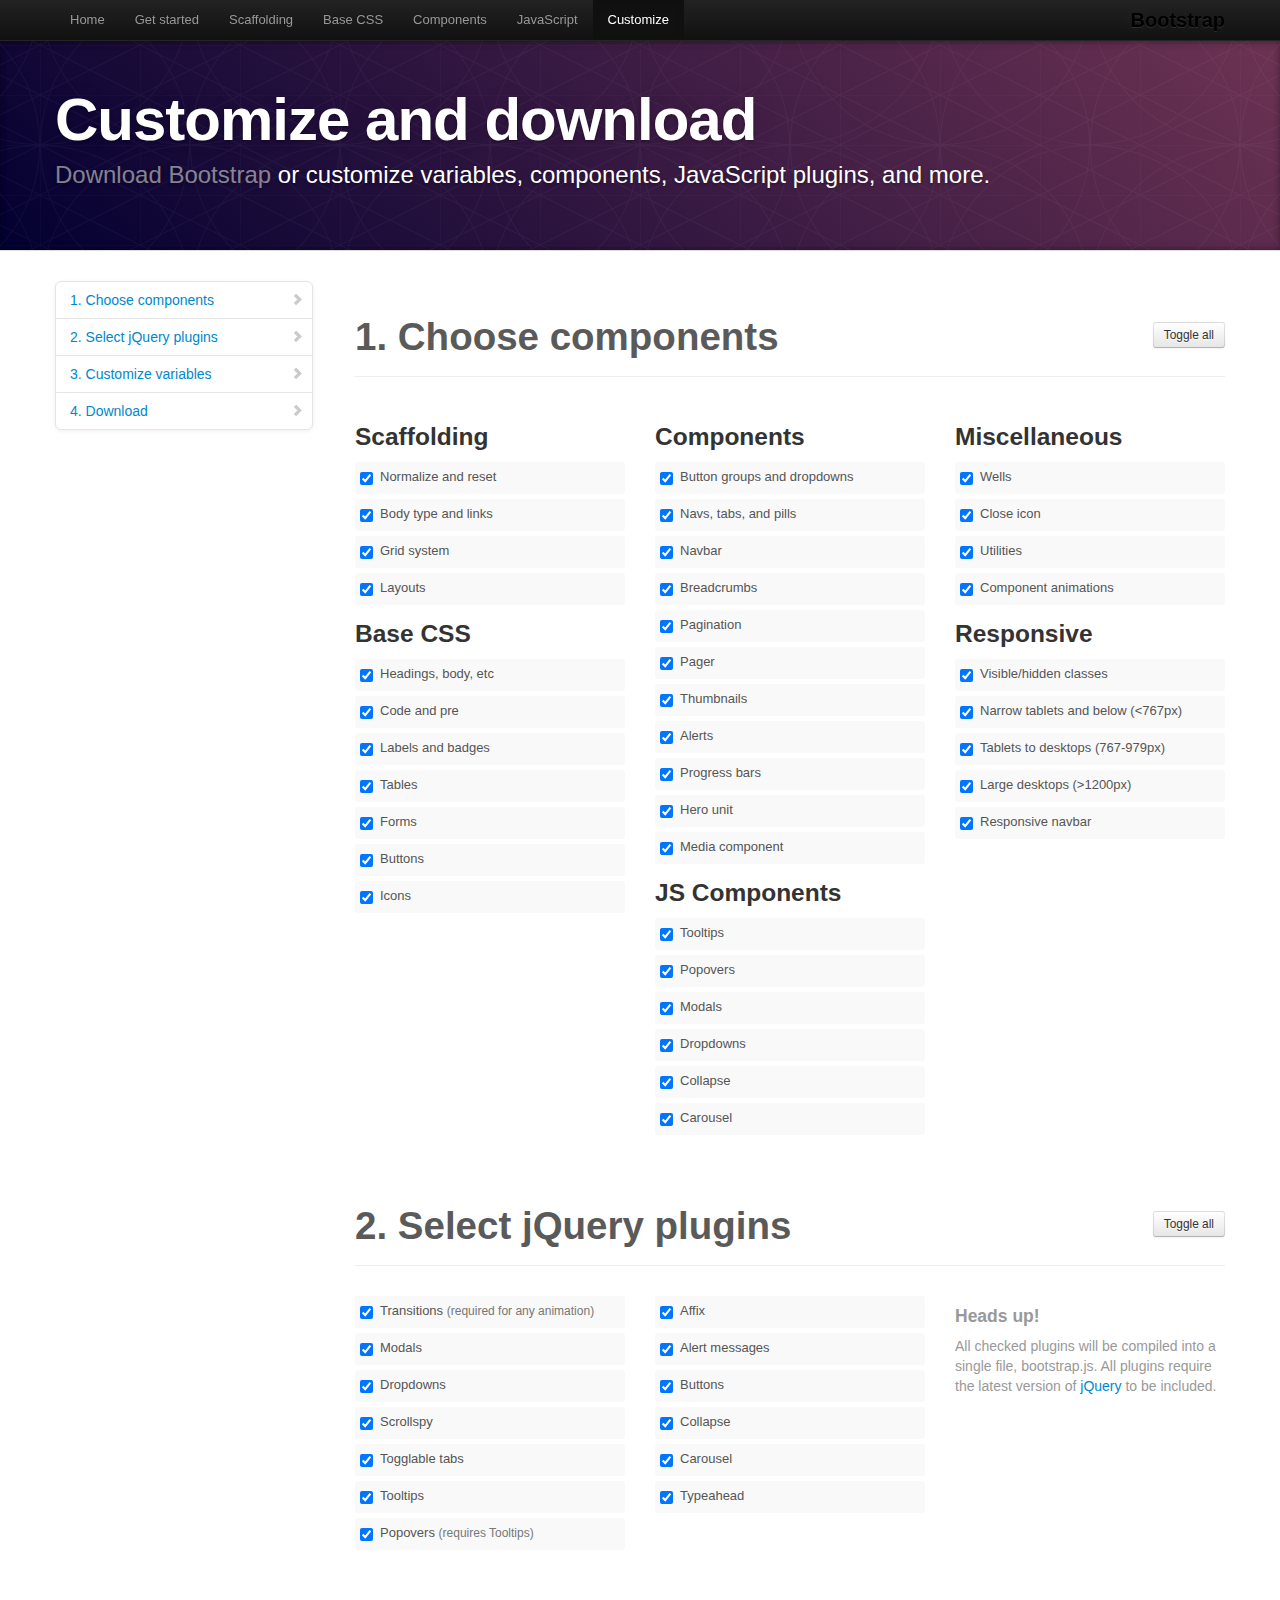
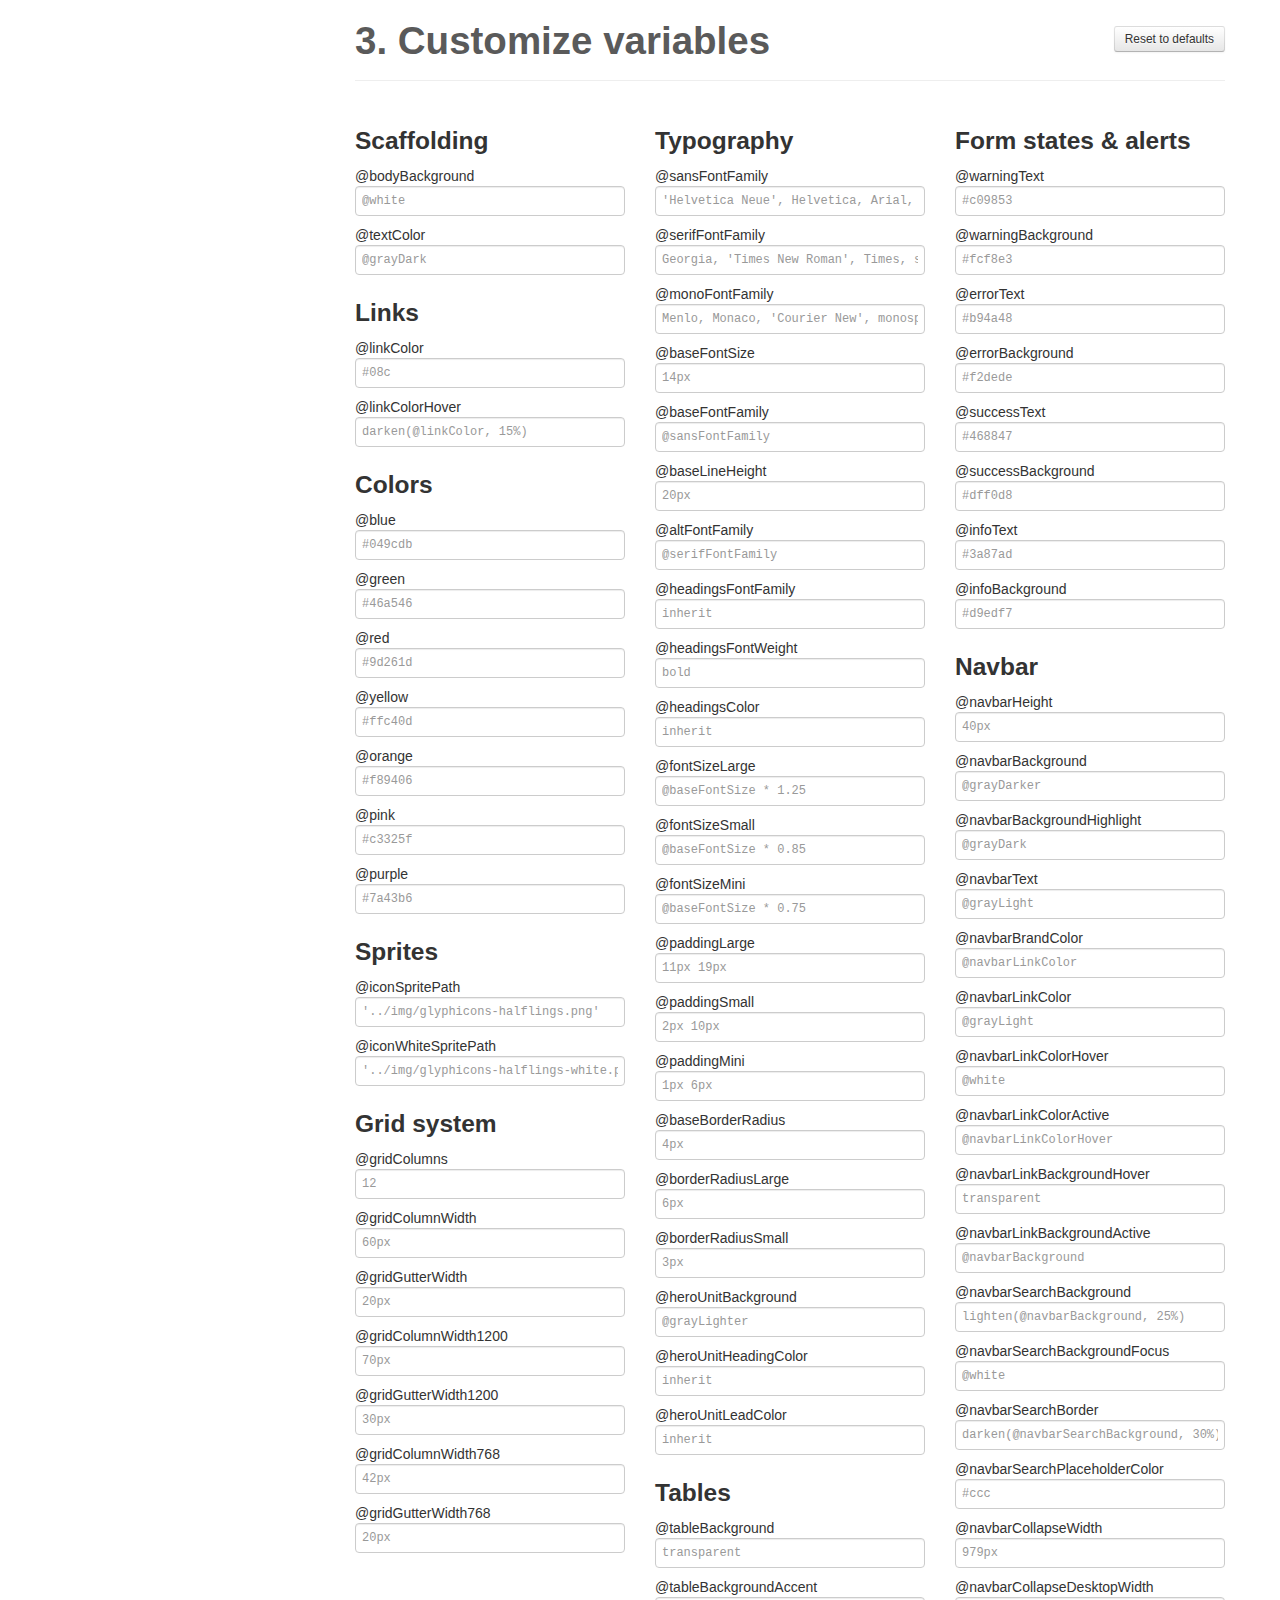
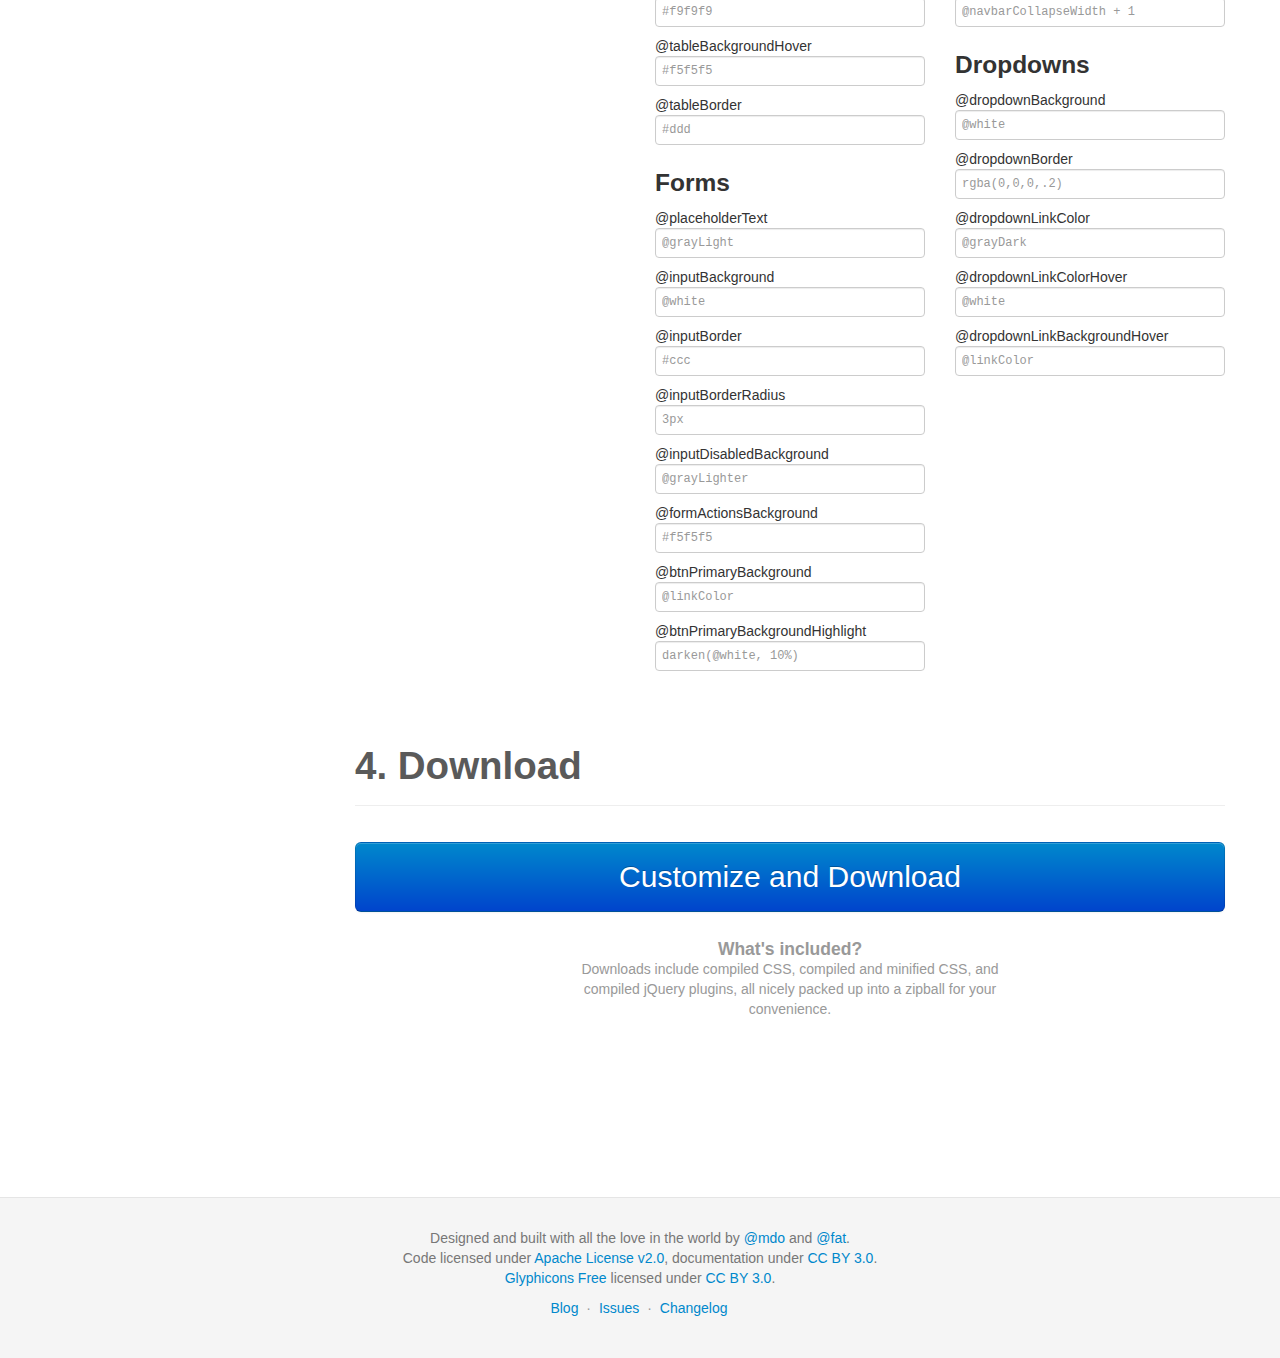
<file: deps/bootstrap/docs/customize.html>
<!DOCTYPE html>
<html lang="en">
  <head>
    <meta charset="utf-8">
    <title>Customize · Bootstrap</title>
    <meta name="viewport" content="width=device-width, initial-scale=1.0">
    <meta name="description" content="">
    <meta name="author" content="">

    <!-- Le styles -->
    <link href="assets/css/bootstrap.css" rel="stylesheet">
    <link href="assets/css/bootstrap-responsive.css" rel="stylesheet">
    <link href="assets/css/docs.css" rel="stylesheet">
    <link href="assets/js/google-code-prettify/prettify.css" rel="stylesheet">

    <!-- Le HTML5 shim, for IE6-8 support of HTML5 elements -->
    <!--[if lt IE 9]>
      <script src="assets/js/html5shiv.js"></script>
    <![endif]-->

    <!-- Le fav and touch icons -->
    <link rel="apple-touch-icon-precomposed" sizes="144x144" href="assets/ico/apple-touch-icon-144-precomposed.png">
    <link rel="apple-touch-icon-precomposed" sizes="114x114" href="assets/ico/apple-touch-icon-114-precomposed.png">
      <link rel="apple-touch-icon-precomposed" sizes="72x72" href="assets/ico/apple-touch-icon-72-precomposed.png">
                    <link rel="apple-touch-icon-precomposed" href="assets/ico/apple-touch-icon-57-precomposed.png">
                                   <link rel="shortcut icon" href="assets/ico/favicon.png">

    <script type="text/javascript">
      var _gaq = _gaq || [];
      _gaq.push(['_setAccount', 'UA-146052-10']);
      _gaq.push(['_trackPageview']);
      (function() {
        var ga = document.createElement('script'); ga.type = 'text/javascript'; ga.async = true;
        ga.src = ('https:' == document.location.protocol ? 'https://ssl' : 'http://www') + '.google-analytics.com/ga.js';
        var s = document.getElementsByTagName('script')[0]; s.parentNode.insertBefore(ga, s);
      })();
    </script>
  </head>

  <body data-spy="scroll" data-target=".bs-docs-sidebar">

    <!-- Navbar
    ================================================== -->
    <div class="navbar navbar-inverse navbar-fixed-top">
      <div class="navbar-inner">
        <div class="container">
          <button type="button" class="btn btn-navbar" data-toggle="collapse" data-target=".nav-collapse">
            <span class="icon-bar"></span>
            <span class="icon-bar"></span>
            <span class="icon-bar"></span>
          </button>
          <a class="brand" href="./index.html">Bootstrap</a>
          <div class="nav-collapse collapse">
            <ul class="nav">
              <li class="">
                <a href="./index.html">Home</a>
              </li>
              <li class="">
                <a href="./getting-started.html">Get started</a>
              </li>
              <li class="">
                <a href="./scaffolding.html">Scaffolding</a>
              </li>
              <li class="">
                <a href="./base-css.html">Base CSS</a>
              </li>
              <li class="">
                <a href="./components.html">Components</a>
              </li>
              <li class="">
                <a href="./javascript.html">JavaScript</a>
              </li>
              <li class="active">
                <a href="./customize.html">Customize</a>
              </li>
            </ul>
          </div>
        </div>
      </div>
    </div>

<!-- Masthead
================================================== -->
<header class="jumbotron subhead" id="overview">
  <div class="container">
    <h1>Customize and download</h1>
    <p class="lead"><a href="https://github.com/twitter/bootstrap/zipball/master">Download Bootstrap</a> or customize variables, components, JavaScript plugins, and more.</p>
  </div>
</header>


  <div class="container">

    <!-- Docs nav
    ================================================== -->
    <div class="row">
      <div class="span3 bs-docs-sidebar">
        <ul class="nav nav-list bs-docs-sidenav">
          <li><a href="#components"><i class="icon-chevron-right"></i> 1. Choose components</a></li>
          <li><a href="#plugins"><i class="icon-chevron-right"></i> 2. Select jQuery plugins</a></li>
          <li><a href="#variables"><i class="icon-chevron-right"></i> 3. Customize variables</a></li>
          <li><a href="#download"><i class="icon-chevron-right"></i> 4. Download</a></li>
        </ul>
      </div>
      <div class="span9">


        <!-- Customize form
        ================================================== -->
        <form>
          <section class="download" id="components">
            <div class="page-header">
              <a class="btn btn-small pull-right toggle-all" href="#">Toggle all</a>
              <h1>
                1. Choose components
              </h1>
            </div>
            <div class="row download-builder">
              <div class="span3">
                <h3>Scaffolding</h3>
                <label class="checkbox"><input checked="checked" type="checkbox" value="reset.less"> Normalize and reset</label>
                <label class="checkbox"><input checked="checked" type="checkbox" value="scaffolding.less"> Body type and links</label>
                <label class="checkbox"><input checked="checked" type="checkbox" value="grid.less"> Grid system</label>
                <label class="checkbox"><input checked="checked" type="checkbox" value="layouts.less"> Layouts</label>
                <h3>Base CSS</h3>
                <label class="checkbox"><input checked="checked" type="checkbox" value="type.less"> Headings, body, etc</label>
                <label class="checkbox"><input checked="checked" type="checkbox" value="code.less"> Code and pre</label>
                <label class="checkbox"><input checked="checked" type="checkbox" value="labels-badges.less"> Labels and badges</label>
                <label class="checkbox"><input checked="checked" type="checkbox" value="tables.less"> Tables</label>
                <label class="checkbox"><input checked="checked" type="checkbox" value="forms.less"> Forms</label>
                <label class="checkbox"><input checked="checked" type="checkbox" value="buttons.less"> Buttons</label>
                <label class="checkbox"><input checked="checked" type="checkbox" value="sprites.less"> Icons</label>
              </div><!-- /span -->
              <div class="span3">
                <h3>Components</h3>
                <label class="checkbox"><input checked="checked" type="checkbox" value="button-groups.less"> Button groups and dropdowns</label>
                <label class="checkbox"><input checked="checked" type="checkbox" value="navs.less"> Navs, tabs, and pills</label>
                <label class="checkbox"><input checked="checked" type="checkbox" value="navbar.less"> Navbar</label>
                <label class="checkbox"><input checked="checked" type="checkbox" value="breadcrumbs.less"> Breadcrumbs</label>
                <label class="checkbox"><input checked="checked" type="checkbox" value="pagination.less"> Pagination</label>
                <label class="checkbox"><input checked="checked" type="checkbox" value="pager.less"> Pager</label>
                <label class="checkbox"><input checked="checked" type="checkbox" value="thumbnails.less"> Thumbnails</label>
                <label class="checkbox"><input checked="checked" type="checkbox" value="alerts.less"> Alerts</label>
                <label class="checkbox"><input checked="checked" type="checkbox" value="progress-bars.less"> Progress bars</label>
                <label class="checkbox"><input checked="checked" type="checkbox" value="hero-unit.less"> Hero unit</label>
                <label class="checkbox"><input checked="checked" type="checkbox" value="media.less"> Media component</label>
                <h3>JS Components</h3>
                <label class="checkbox"><input checked="checked" type="checkbox" value="tooltip.less"> Tooltips</label>
                <label class="checkbox"><input checked="checked" type="checkbox" value="popovers.less"> Popovers</label>
                <label class="checkbox"><input checked="checked" type="checkbox" value="modals.less"> Modals</label>
                <label class="checkbox"><input checked="checked" type="checkbox" value="dropdowns.less"> Dropdowns</label>
                <label class="checkbox"><input checked="checked" type="checkbox" value="accordion.less"> Collapse</label>
                <label class="checkbox"><input checked="checked" type="checkbox" value="carousel.less"> Carousel</label>
              </div><!-- /span -->
              <div class="span3">
                <h3>Miscellaneous</h3>
                <label class="checkbox"><input checked="checked" type="checkbox" value="wells.less"> Wells</label>
                <label class="checkbox"><input checked="checked" type="checkbox" value="close.less"> Close icon</label>
                <label class="checkbox"><input checked="checked" type="checkbox" value="utilities.less"> Utilities</label>
                <label class="checkbox"><input checked="checked" type="checkbox" value="component-animations.less"> Component animations</label>
                <h3>Responsive</h3>
                <label class="checkbox"><input checked="checked" type="checkbox" value="responsive-utilities.less"> Visible/hidden classes</label>
                <label class="checkbox"><input checked="checked" type="checkbox" value="responsive-767px-max.less"> Narrow tablets and below (<767px)</label>
                <label class="checkbox"><input checked="checked" type="checkbox" value="responsive-768px-979px.less"> Tablets to desktops (767-979px)</label>
                <label class="checkbox"><input checked="checked" type="checkbox" value="responsive-1200px-min.less"> Large desktops (>1200px)</label>
                <label class="checkbox"><input checked="checked" type="checkbox" value="responsive-navbar.less"> Responsive navbar</label>
              </div><!-- /span -->
            </div><!-- /row -->
          </section>

          <section class="download" id="plugins">
            <div class="page-header">
              <a class="btn btn-small pull-right toggle-all" href="#">Toggle all</a>
              <h1>
                2. Select jQuery plugins
              </h1>
            </div>
            <div class="row download-builder">
              <div class="span3">
                <label class="checkbox">
                  <input type="checkbox" checked="true" value="bootstrap-transition.js">
                  Transitions <small>(required for any animation)</small>
                </label>
                <label class="checkbox">
                  <input type="checkbox" checked="true" value="bootstrap-modal.js">
                  Modals
                </label>
                <label class="checkbox">
                  <input type="checkbox" checked="true" value="bootstrap-dropdown.js">
                  Dropdowns
                </label>
                <label class="checkbox">
                  <input type="checkbox" checked="true" value="bootstrap-scrollspy.js">
                  Scrollspy
                </label>
                <label class="checkbox">
                  <input type="checkbox" checked="true" value="bootstrap-tab.js">
                  Togglable tabs
                </label>
                <label class="checkbox">
                  <input type="checkbox" checked="true" value="bootstrap-tooltip.js">
                  Tooltips
                </label>
                <label class="checkbox">
                  <input type="checkbox" checked="true" value="bootstrap-popover.js">
                  Popovers <small>(requires Tooltips)</small>
                </label>
              </div><!-- /span -->
              <div class="span3">
                <label class="checkbox">
                  <input type="checkbox" checked="true" value="bootstrap-affix.js">
                  Affix
                </label>
                <label class="checkbox">
                  <input type="checkbox" checked="true" value="bootstrap-alert.js">
                  Alert messages
                </label>
                <label class="checkbox">
                  <input type="checkbox" checked="true" value="bootstrap-button.js">
                  Buttons
                </label>
                <label class="checkbox">
                  <input type="checkbox" checked="true" value="bootstrap-collapse.js">
                  Collapse
                </label>
                <label class="checkbox">
                  <input type="checkbox" checked="true" value="bootstrap-carousel.js">
                  Carousel
                </label>
                <label class="checkbox">
                  <input type="checkbox" checked="true" value="bootstrap-typeahead.js">
                  Typeahead
                </label>
              </div><!-- /span -->
              <div class="span3">
                <h4 class="muted">Heads up!</h4>
                <p class="muted">All checked plugins will be compiled into a single file, bootstrap.js. All plugins require the latest version of <a href="http://jquery.com/" target="_blank">jQuery</a> to be included.</p>
              </div><!-- /span -->
            </div><!-- /row -->
          </section>


          <section class="download" id="variables">
            <div class="page-header">
              <a class="btn btn-small pull-right toggle-all" href="#">Reset to defaults</a>
              <h1>
                3. Customize variables
              </h1>
            </div>
            <div class="row download-builder">
              <div class="span3">
                <h3>Scaffolding</h3>
                <label>@bodyBackground</label>
                <input type="text" class="span3" placeholder="@white">
                <label>@textColor</label>
                <input type="text" class="span3" placeholder="@grayDark">

                <h3>Links</h3>
                <label>@linkColor</label>
                <input type="text" class="span3" placeholder="#08c">
                <label>@linkColorHover</label>
                <input type="text" class="span3" placeholder="darken(@linkColor, 15%)">
                <h3>Colors</h3>
                <label>@blue</label>
                <input type="text" class="span3" placeholder="#049cdb">
                <label>@green</label>
                <input type="text" class="span3" placeholder="#46a546">
                <label>@red</label>
                <input type="text" class="span3" placeholder="#9d261d">
                <label>@yellow</label>
                <input type="text" class="span3" placeholder="#ffc40d">
                <label>@orange</label>
                <input type="text" class="span3" placeholder="#f89406">
                <label>@pink</label>
                <input type="text" class="span3" placeholder="#c3325f">
                <label>@purple</label>
                <input type="text" class="span3" placeholder="#7a43b6">

                <h3>Sprites</h3>
                <label>@iconSpritePath</label>
                <input type="text" class="span3" placeholder="'../img/glyphicons-halflings.png'">
                <label>@iconWhiteSpritePath</label>
                <input type="text" class="span3" placeholder="'../img/glyphicons-halflings-white.png'">

                <h3>Grid system</h3>
                <label>@gridColumns</label>
                <input type="text" class="span3" placeholder="12">
                <label>@gridColumnWidth</label>
                <input type="text" class="span3" placeholder="60px">
                <label>@gridGutterWidth</label>
                <input type="text" class="span3" placeholder="20px">
                <label>@gridColumnWidth1200</label>
                <input type="text" class="span3" placeholder="70px">
                <label>@gridGutterWidth1200</label>
                <input type="text" class="span3" placeholder="30px">
                <label>@gridColumnWidth768</label>
                <input type="text" class="span3" placeholder="42px">
                <label>@gridGutterWidth768</label>
                <input type="text" class="span3" placeholder="20px">

              </div><!-- /span -->
              <div class="span3">

                <h3>Typography</h3>
                <label>@sansFontFamily</label>
                <input type="text" class="span3" placeholder="'Helvetica Neue', Helvetica, Arial, sans-serif">
                <label>@serifFontFamily</label>
                <input type="text" class="span3" placeholder="Georgia, 'Times New Roman', Times, serif">
                <label>@monoFontFamily</label>
                <input type="text" class="span3" placeholder="Menlo, Monaco, 'Courier New', monospace">

                <label>@baseFontSize</label>
                <input type="text" class="span3" placeholder="14px">
                <label>@baseFontFamily</label>
                <input type="text" class="span3" placeholder="@sansFontFamily">
                <label>@baseLineHeight</label>
                <input type="text" class="span3" placeholder="20px">

                <label>@altFontFamily</label>
                <input type="text" class="span3" placeholder="@serifFontFamily">
                <label>@headingsFontFamily</label>
                <input type="text" class="span3" placeholder="inherit">
                <label>@headingsFontWeight</label>
                <input type="text" class="span3" placeholder="bold">
                <label>@headingsColor</label>
                <input type="text" class="span3" placeholder="inherit">

                <label>@fontSizeLarge</label>
                <input type="text" class="span3" placeholder="@baseFontSize * 1.25">
                <label>@fontSizeSmall</label>
                <input type="text" class="span3" placeholder="@baseFontSize * 0.85">
                <label>@fontSizeMini</label>
                <input type="text" class="span3" placeholder="@baseFontSize * 0.75">

                <label>@paddingLarge</label>
                <input type="text" class="span3" placeholder="11px 19px">
                <label>@paddingSmall</label>
                <input type="text" class="span3" placeholder="2px 10px">
                <label>@paddingMini</label>
                <input type="text" class="span3" placeholder="1px 6px">

                <label>@baseBorderRadius</label>
                <input type="text" class="span3" placeholder="4px">
                <label>@borderRadiusLarge</label>
                <input type="text" class="span3" placeholder="6px">
                <label>@borderRadiusSmall</label>
                <input type="text" class="span3" placeholder="3px">

                <label>@heroUnitBackground</label>
                <input type="text" class="span3" placeholder="@grayLighter">
                <label>@heroUnitHeadingColor</label>
                <input type="text" class="span3" placeholder="inherit">
                <label>@heroUnitLeadColor</label>
                <input type="text" class="span3" placeholder="inherit">

                <h3>Tables</h3>
                <label>@tableBackground</label>
                <input type="text" class="span3" placeholder="transparent">
                <label>@tableBackgroundAccent</label>
                <input type="text" class="span3" placeholder="#f9f9f9">
                <label>@tableBackgroundHover</label>
                <input type="text" class="span3" placeholder="#f5f5f5">
                <label>@tableBorder</label>
                <input type="text" class="span3" placeholder="#ddd">

                <h3>Forms</h3>
                <label>@placeholderText</label>
                <input type="text" class="span3" placeholder="@grayLight">
                <label>@inputBackground</label>
                <input type="text" class="span3" placeholder="@white">
                <label>@inputBorder</label>
                <input type="text" class="span3" placeholder="#ccc">
                <label>@inputBorderRadius</label>
                <input type="text" class="span3" placeholder="3px">
                <label>@inputDisabledBackground</label>
                <input type="text" class="span3" placeholder="@grayLighter">
                <label>@formActionsBackground</label>
                <input type="text" class="span3" placeholder="#f5f5f5">
                <label>@btnPrimaryBackground</label>
                <input type="text" class="span3" placeholder="@linkColor">
                <label>@btnPrimaryBackgroundHighlight</label>
                <input type="text" class="span3" placeholder="darken(@white, 10%)">

              </div><!-- /span -->
              <div class="span3">

                <h3>Form states &amp; alerts</h3>
                <label>@warningText</label>
                <input type="text" class="span3" placeholder="#c09853">
                <label>@warningBackground</label>
                <input type="text" class="span3" placeholder="#fcf8e3">
                <label>@errorText</label>
                <input type="text" class="span3" placeholder="#b94a48">
                <label>@errorBackground</label>
                <input type="text" class="span3" placeholder="#f2dede">
                <label>@successText</label>
                <input type="text" class="span3" placeholder="#468847">
                <label>@successBackground</label>
                <input type="text" class="span3" placeholder="#dff0d8">
                <label>@infoText</label>
                <input type="text" class="span3" placeholder="#3a87ad">
                <label>@infoBackground</label>
                <input type="text" class="span3" placeholder="#d9edf7">

                <h3>Navbar</h3>
                <label>@navbarHeight</label>
                <input type="text" class="span3" placeholder="40px">
                <label>@navbarBackground</label>
                <input type="text" class="span3" placeholder="@grayDarker">
                <label>@navbarBackgroundHighlight</label>
                <input type="text" class="span3" placeholder="@grayDark">
                <label>@navbarText</label>
                <input type="text" class="span3" placeholder="@grayLight">
                <label>@navbarBrandColor</label>
                <input type="text" class="span3" placeholder="@navbarLinkColor">
                <label>@navbarLinkColor</label>
                <input type="text" class="span3" placeholder="@grayLight">
                <label>@navbarLinkColorHover</label>
                <input type="text" class="span3" placeholder="@white">
                <label>@navbarLinkColorActive</label>
                <input type="text" class="span3" placeholder="@navbarLinkColorHover">
                <label>@navbarLinkBackgroundHover</label>
                <input type="text" class="span3" placeholder="transparent">
                <label>@navbarLinkBackgroundActive</label>
                <input type="text" class="span3" placeholder="@navbarBackground">
                <label>@navbarSearchBackground</label>
                <input type="text" class="span3" placeholder="lighten(@navbarBackground, 25%)">
                <label>@navbarSearchBackgroundFocus</label>
                <input type="text" class="span3" placeholder="@white">
                <label>@navbarSearchBorder</label>
                <input type="text" class="span3" placeholder="darken(@navbarSearchBackground, 30%)">
                <label>@navbarSearchPlaceholderColor</label>
                <input type="text" class="span3" placeholder="#ccc">

                <label>@navbarCollapseWidth</label>
                <input type="text" class="span3" placeholder="979px">
                <label>@navbarCollapseDesktopWidth</label>
                <input type="text" class="span3" placeholder="@navbarCollapseWidth + 1">

                <h3>Dropdowns</h3>
                <label>@dropdownBackground</label>
                <input type="text" class="span3" placeholder="@white">
                <label>@dropdownBorder</label>
                <input type="text" class="span3" placeholder="rgba(0,0,0,.2)">
                <label>@dropdownLinkColor</label>
                <input type="text" class="span3" placeholder="@grayDark">
                <label>@dropdownLinkColorHover</label>
                <input type="text" class="span3" placeholder="@white">
                <label>@dropdownLinkBackgroundHover</label>
                <input type="text" class="span3" placeholder="@linkColor">
              </div><!-- /span -->
            </div><!-- /row -->
          </section>

          <section class="download" id="download">
            <div class="page-header">
              <h1>
                4. Download
              </h1>
            </div>
            <div class="download-btn">
              <a class="btn btn-primary" href="#" onclick="_gaq.push(['_trackEvent', 'Customize', 'Download', 'Customize and Download']);">Customize and Download</a>
              <h4>What's included?</h4>
              <p>Downloads include compiled CSS, compiled and minified CSS, and compiled jQuery plugins, all nicely packed up into a zipball for your convenience.</p>
            </div>
          </section><!-- /download -->
        </form>



      </div>
    </div>

  </div>



    <!-- Footer
    ================================================== -->
    <footer class="footer">
      <div class="container">
        <p>Designed and built with all the love in the world by <a href="http://twitter.com/mdo" target="_blank">@mdo</a> and <a href="http://twitter.com/fat" target="_blank">@fat</a>.</p>
        <p>Code licensed under <a href="http://www.apache.org/licenses/LICENSE-2.0" target="_blank">Apache License v2.0</a>, documentation under <a href="http://creativecommons.org/licenses/by/3.0/">CC BY 3.0</a>.</p>
        <p><a href="http://glyphicons.com">Glyphicons Free</a> licensed under <a href="http://creativecommons.org/licenses/by/3.0/">CC BY 3.0</a>.</p>
        <ul class="footer-links">
          <li><a href="http://blog.getbootstrap.com">Blog</a></li>
          <li class="muted">&middot;</li>
          <li><a href="https://github.com/twitter/bootstrap/issues?state=open">Issues</a></li>
          <li class="muted">&middot;</li>
          <li><a href="https://github.com/twitter/bootstrap/blob/master/CHANGELOG.md">Changelog</a></li>
        </ul>
      </div>
    </footer>



    <!-- Le javascript
    ================================================== -->
    <!-- Placed at the end of the document so the pages load faster -->
    <script type="text/javascript" src="http://platform.twitter.com/widgets.js"></script>
    <script src="assets/js/jquery.js"></script>
    <script src="assets/js/bootstrap-transition.js"></script>
    <script src="assets/js/bootstrap-alert.js"></script>
    <script src="assets/js/bootstrap-modal.js"></script>
    <script src="assets/js/bootstrap-dropdown.js"></script>
    <script src="assets/js/bootstrap-scrollspy.js"></script>
    <script src="assets/js/bootstrap-tab.js"></script>
    <script src="assets/js/bootstrap-tooltip.js"></script>
    <script src="assets/js/bootstrap-popover.js"></script>
    <script src="assets/js/bootstrap-button.js"></script>
    <script src="assets/js/bootstrap-collapse.js"></script>
    <script src="assets/js/bootstrap-carousel.js"></script>
    <script src="assets/js/bootstrap-typeahead.js"></script>
    <script src="assets/js/bootstrap-affix.js"></script>

    <script src="assets/js/holder/holder.js"></script>
    <script src="assets/js/google-code-prettify/prettify.js"></script>

    <script src="assets/js/application.js"></script>


    <!-- Analytics
    ================================================== -->
    <script>
      var _gauges = _gauges || [];
      (function() {
        var t   = document.createElement('script');
        t.type  = 'text/javascript';
        t.async = true;
        t.id    = 'gauges-tracker';
        t.setAttribute('data-site-id', '4f0dc9fef5a1f55508000013');
        t.src = '//secure.gaug.es/track.js';
        var s = document.getElementsByTagName('script')[0];
        s.parentNode.insertBefore(t, s);
      })();
    </script>

  </body>
</html>
</file>
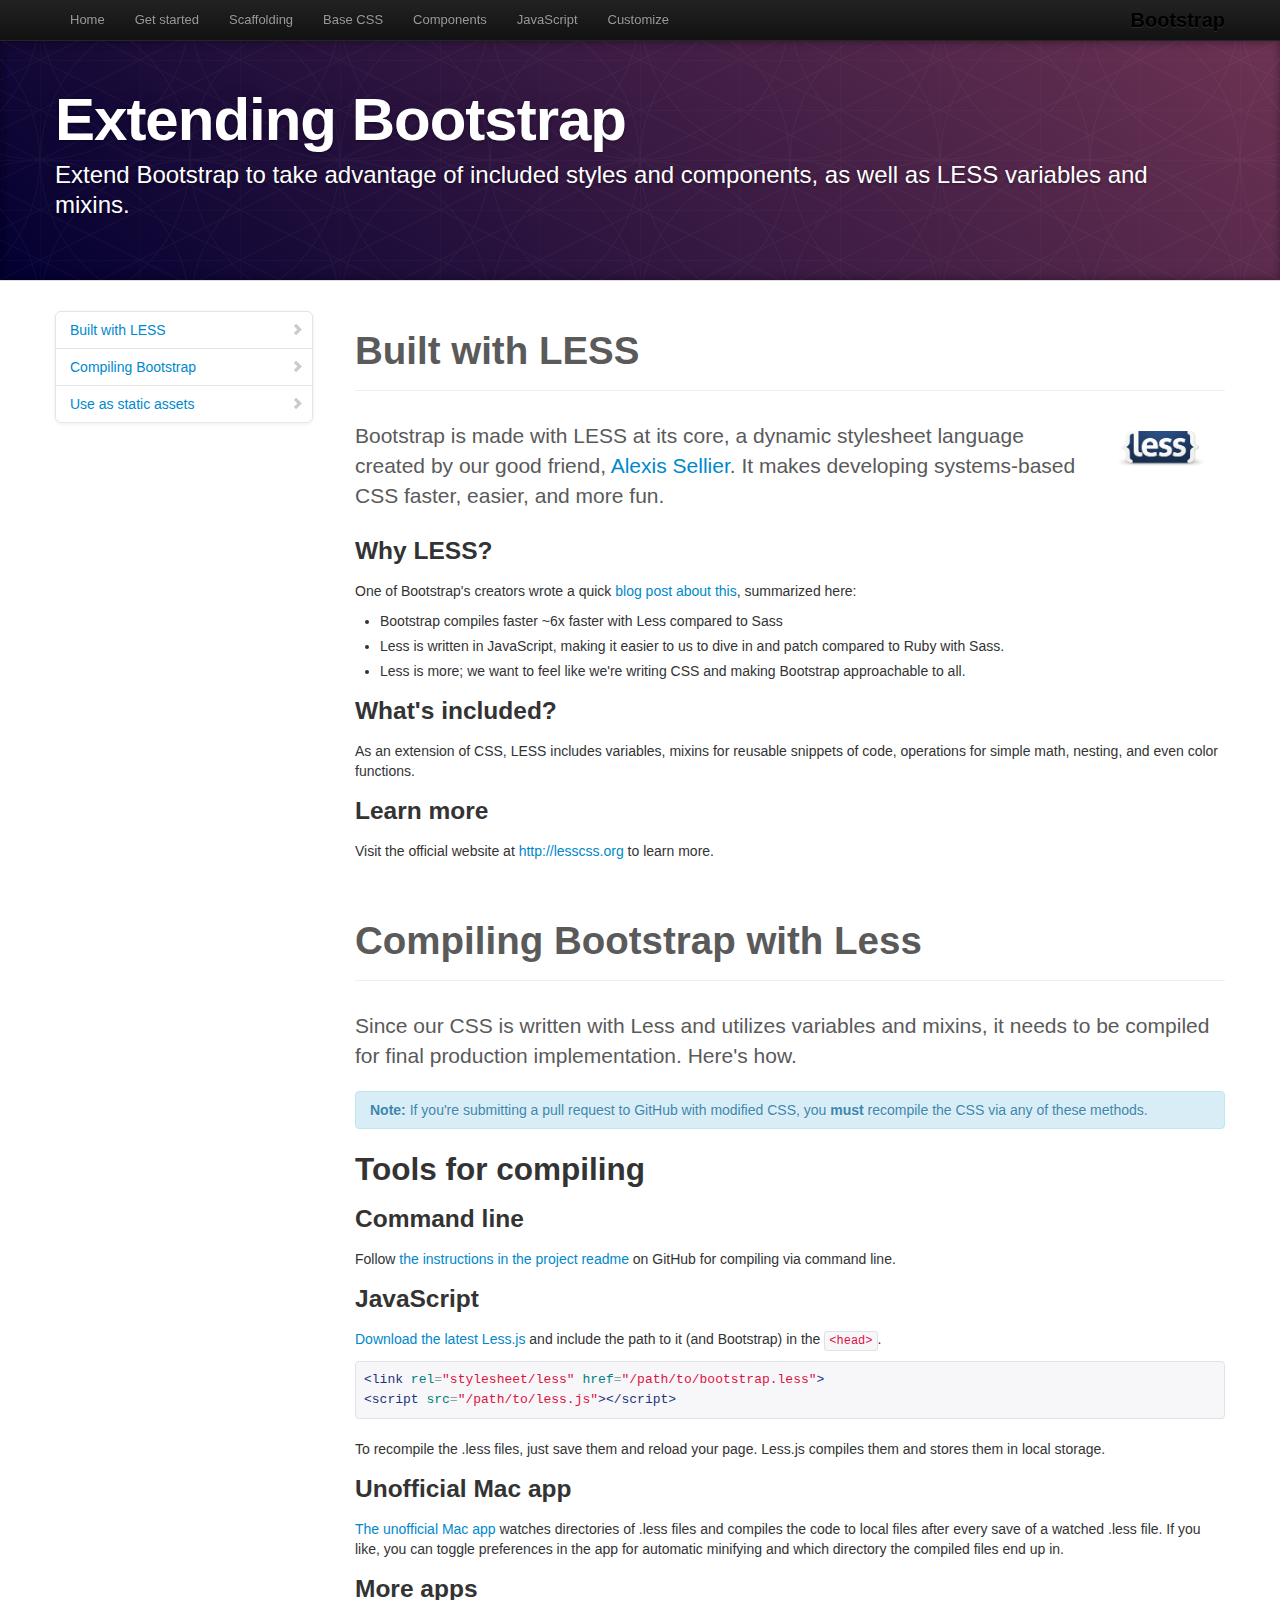
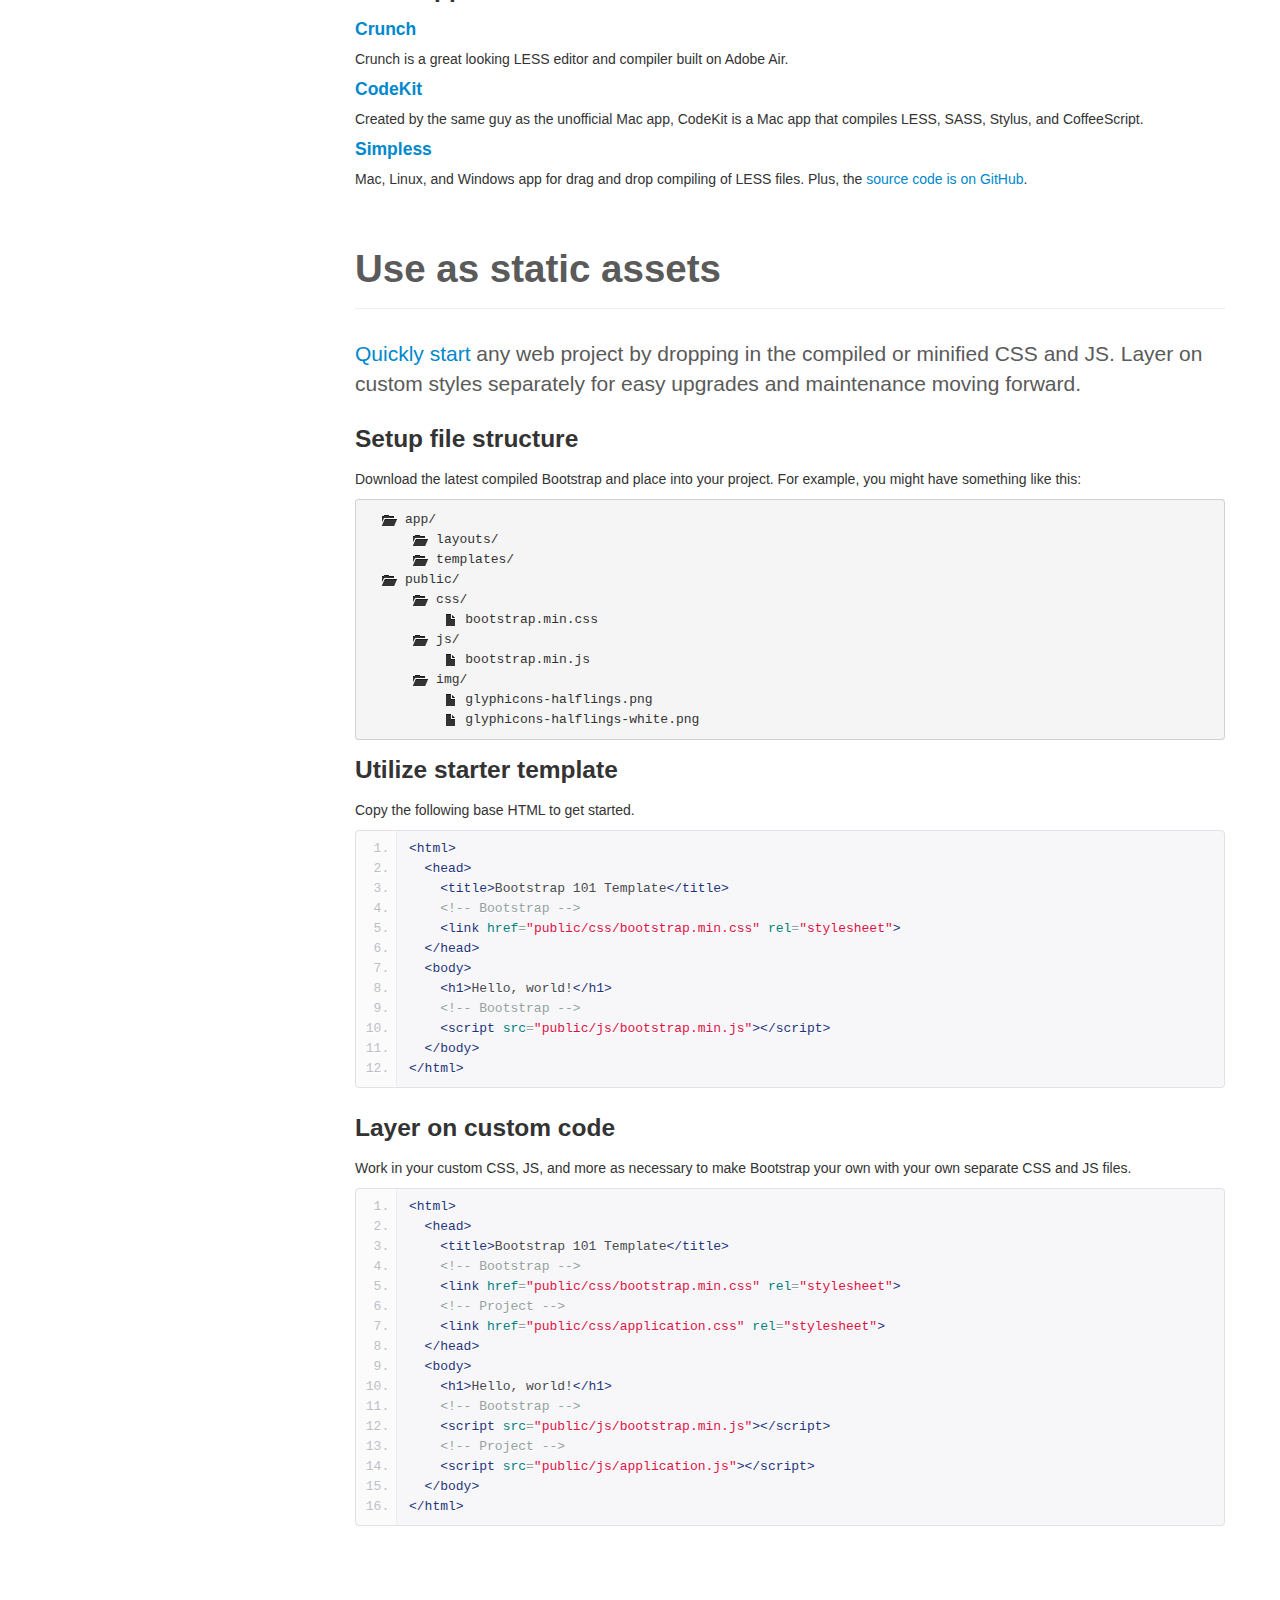
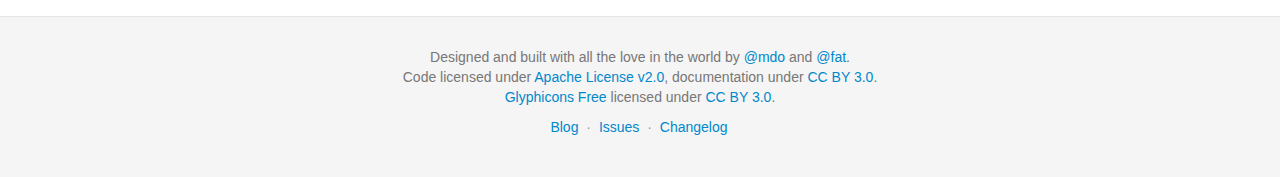
<file: deps/bootstrap/docs/extend.html>
<!DOCTYPE html>
<html lang="en">
  <head>
    <meta charset="utf-8">
    <title>Extend · Bootstrap</title>
    <meta name="viewport" content="width=device-width, initial-scale=1.0">
    <meta name="description" content="">
    <meta name="author" content="">

    <!-- Le styles -->
    <link href="assets/css/bootstrap.css" rel="stylesheet">
    <link href="assets/css/bootstrap-responsive.css" rel="stylesheet">
    <link href="assets/css/docs.css" rel="stylesheet">
    <link href="assets/js/google-code-prettify/prettify.css" rel="stylesheet">

    <!-- Le HTML5 shim, for IE6-8 support of HTML5 elements -->
    <!--[if lt IE 9]>
      <script src="assets/js/html5shiv.js"></script>
    <![endif]-->

    <!-- Le fav and touch icons -->
    <link rel="apple-touch-icon-precomposed" sizes="144x144" href="assets/ico/apple-touch-icon-144-precomposed.png">
    <link rel="apple-touch-icon-precomposed" sizes="114x114" href="assets/ico/apple-touch-icon-114-precomposed.png">
      <link rel="apple-touch-icon-precomposed" sizes="72x72" href="assets/ico/apple-touch-icon-72-precomposed.png">
                    <link rel="apple-touch-icon-precomposed" href="assets/ico/apple-touch-icon-57-precomposed.png">
                                   <link rel="shortcut icon" href="assets/ico/favicon.png">

    <script type="text/javascript">
      var _gaq = _gaq || [];
      _gaq.push(['_setAccount', 'UA-146052-10']);
      _gaq.push(['_trackPageview']);
      (function() {
        var ga = document.createElement('script'); ga.type = 'text/javascript'; ga.async = true;
        ga.src = ('https:' == document.location.protocol ? 'https://ssl' : 'http://www') + '.google-analytics.com/ga.js';
        var s = document.getElementsByTagName('script')[0]; s.parentNode.insertBefore(ga, s);
      })();
    </script>
  </head>

  <body data-spy="scroll" data-target=".bs-docs-sidebar">

    <!-- Navbar
    ================================================== -->
    <div class="navbar navbar-inverse navbar-fixed-top">
      <div class="navbar-inner">
        <div class="container">
          <button type="button" class="btn btn-navbar" data-toggle="collapse" data-target=".nav-collapse">
            <span class="icon-bar"></span>
            <span class="icon-bar"></span>
            <span class="icon-bar"></span>
          </button>
          <a class="brand" href="./index.html">Bootstrap</a>
          <div class="nav-collapse collapse">
            <ul class="nav">
              <li class="">
                <a href="./index.html">Home</a>
              </li>
              <li class="">
                <a href="./getting-started.html">Get started</a>
              </li>
              <li class="">
                <a href="./scaffolding.html">Scaffolding</a>
              </li>
              <li class="">
                <a href="./base-css.html">Base CSS</a>
              </li>
              <li class="">
                <a href="./components.html">Components</a>
              </li>
              <li class="">
                <a href="./javascript.html">JavaScript</a>
              </li>
              <li class="">
                <a href="./customize.html">Customize</a>
              </li>
            </ul>
          </div>
        </div>
      </div>
    </div>

<!-- Subhead
================================================== -->
<header class="jumbotron subhead" id="overview">
  <div class="container">
    <h1>Extending Bootstrap</h1>
    <p class="lead">Extend Bootstrap to take advantage of included styles and components, as well as LESS variables and mixins.</p>
  <div>
</header>

  <div class="container">

    <!-- Docs nav
    ================================================== -->
    <div class="row">
      <div class="span3 bs-docs-sidebar">
        <ul class="nav nav-list bs-docs-sidenav">
          <li><a href="#built-with-less"><i class="icon-chevron-right"></i> Built with LESS</a></li>
          <li><a href="#compiling"><i class="icon-chevron-right"></i> Compiling Bootstrap</a></li>
          <li><a href="#static-assets"><i class="icon-chevron-right"></i> Use as static assets</a></li>
        </ul>
      </div>
      <div class="span9">



        <!-- BUILT WITH LESS
        ================================================== -->
        <section id="built-with-less">
          <div class="page-header">
            <h1>Built with LESS</h1>
          </div>

          <img style="float: right; height: 36px; margin: 10px 20px 20px" src="assets/img/less-logo-large.png" alt="LESS CSS">
          <p class="lead">Bootstrap is made with LESS at its core, a dynamic stylesheet language created by our good friend, <a href="http://cloudhead.io">Alexis Sellier</a>. It makes developing systems-based CSS faster, easier, and more fun.</p>

          <h3>Why LESS?</h3>
          <p>One of Bootstrap's creators wrote a quick <a href="http://www.wordsbyf.at/2012/03/08/why-less/">blog post about this</a>, summarized here:</p>
          <ul>
            <li>Bootstrap compiles faster ~6x faster with Less compared to Sass</li>
            <li>Less is written in JavaScript, making it easier to us to dive in and patch compared to Ruby with Sass.</li>
            <li>Less is more; we want to feel like we're writing CSS and making Bootstrap approachable to all.</li>
          </ul>

          <h3>What's included?</h3>
          <p>As an extension of CSS, LESS includes variables, mixins for reusable snippets of code, operations for simple math, nesting, and even color functions.</p>

          <h3>Learn more</h3>
          <p>Visit the official website at <a href="http://lesscss.org">http://lesscss.org</a> to learn more.</p>
        </section>



        <!-- COMPILING LESS AND BOOTSTRAP
        ================================================== -->
        <section id="compiling">
          <div class="page-header">
            <h1>Compiling Bootstrap with Less</h1>
          </div>

          <p class="lead">Since our CSS is written with Less and utilizes variables and mixins, it needs to be compiled for final production implementation. Here's how.</p>

          <div class="alert alert-info">
            <strong>Note:</strong> If you're submitting a pull request to GitHub with modified CSS, you <strong>must</strong> recompile the CSS via any of these methods.
          </div>

          <h2>Tools for compiling</h2>

          <h3>Command line</h3>
          <p>Follow <a href="https://github.com/twitter/bootstrap#developers">the instructions in the project readme</a> on GitHub for compiling via command line.</p>

          <h3>JavaScript</h3>
          <p><a href="http://lesscss.org/">Download the latest Less.js</a> and include the path to it (and Bootstrap) in the <code>&lt;head&gt;</code>.</p>
<pre class="prettyprint">
&lt;link rel="stylesheet/less" href="/path/to/bootstrap.less"&gt;
&lt;script src="/path/to/less.js"&gt;&lt;/script&gt;
</pre>
          <p>To recompile the .less files, just save them and reload your page. Less.js compiles them and stores them in local storage.</p>

          <h3>Unofficial Mac app</h3>
          <p><a href="http://incident57.com/less/">The unofficial Mac app</a> watches directories of .less files and compiles the code to local files after every save of a watched .less file. If you like, you can toggle preferences in the app for automatic minifying and which directory the compiled files end up in.</p>

          <h3>More apps</h3>
          <h4><a href="http://crunchapp.net/" target="_blank">Crunch</a></h4>
          <p>Crunch is a great looking LESS editor and compiler built on Adobe Air.</p>
          <h4><a href="http://incident57.com/codekit/" target="_blank">CodeKit</a></h4>
          <p>Created by the same guy as the unofficial Mac app, CodeKit is a Mac app that compiles LESS, SASS, Stylus, and CoffeeScript.</p>
          <h4><a href="http://wearekiss.com/simpless" target="_blank">Simpless</a></h4>
          <p>Mac, Linux, and Windows app for drag and drop compiling of LESS files. Plus, the <a href="https://github.com/Paratron/SimpLESS" target="_blank">source code is on GitHub</a>.</p>

        </section>



        <!-- Static assets
        ================================================== -->
        <section id="static-assets">
          <div class="page-header">
            <h1>Use as static assets</h1>
          </div>
          <p class="lead"><a href="./getting-started.html">Quickly start</a> any web project by dropping in the compiled or minified CSS and JS. Layer on custom styles separately for easy upgrades and maintenance moving forward.</p>

          <h3>Setup file structure</h3>
          <p>Download the latest compiled Bootstrap and place into your project. For example, you might have something like this:</p>
<pre>
  <span class="icon-folder-open"></span> app/
      <span class="icon-folder-open"></span> layouts/
      <span class="icon-folder-open"></span> templates/
  <span class="icon-folder-open"></span> public/
      <span class="icon-folder-open"></span> css/
          <span class="icon-file"></span> bootstrap.min.css
      <span class="icon-folder-open"></span> js/
          <span class="icon-file"></span> bootstrap.min.js
      <span class="icon-folder-open"></span> img/
          <span class="icon-file"></span> glyphicons-halflings.png
          <span class="icon-file"></span> glyphicons-halflings-white.png
</pre>

          <h3>Utilize starter template</h3>
          <p>Copy the following base HTML to get started.</p>
<pre class="prettyprint linenums">
&lt;html&gt;
  &lt;head&gt;
    &lt;title&gt;Bootstrap 101 Template&lt;/title&gt;
    &lt;!-- Bootstrap --&gt;
    &lt;link href="public/css/bootstrap.min.css" rel="stylesheet"&gt;
  &lt;/head&gt;
  &lt;body&gt;
    &lt;h1&gt;Hello, world!&lt;/h1&gt;
    &lt;!-- Bootstrap --&gt;
    &lt;script src="public/js/bootstrap.min.js"&gt;&lt;/script&gt;
  &lt;/body&gt;
&lt;/html&gt;
</pre>

          <h3>Layer on custom code</h3>
          <p>Work in your custom CSS, JS, and more as necessary to make Bootstrap your own with your own separate CSS and JS files.</p>
<pre class="prettyprint linenums">
&lt;html&gt;
  &lt;head&gt;
    &lt;title&gt;Bootstrap 101 Template&lt;/title&gt;
    &lt;!-- Bootstrap --&gt;
    &lt;link href="public/css/bootstrap.min.css" rel="stylesheet"&gt;
    &lt;!-- Project --&gt;
    &lt;link href="public/css/application.css" rel="stylesheet"&gt;
  &lt;/head&gt;
  &lt;body&gt;
    &lt;h1&gt;Hello, world!&lt;/h1&gt;
    &lt;!-- Bootstrap --&gt;
    &lt;script src="public/js/bootstrap.min.js"&gt;&lt;/script&gt;
    &lt;!-- Project --&gt;
    &lt;script src="public/js/application.js"&gt;&lt;/script&gt;
  &lt;/body&gt;
&lt;/html&gt;
</pre>

        </section>

      </div>
    </div>

  </div>



    <!-- Footer
    ================================================== -->
    <footer class="footer">
      <div class="container">
        <p>Designed and built with all the love in the world by <a href="http://twitter.com/mdo" target="_blank">@mdo</a> and <a href="http://twitter.com/fat" target="_blank">@fat</a>.</p>
        <p>Code licensed under <a href="http://www.apache.org/licenses/LICENSE-2.0" target="_blank">Apache License v2.0</a>, documentation under <a href="http://creativecommons.org/licenses/by/3.0/">CC BY 3.0</a>.</p>
        <p><a href="http://glyphicons.com">Glyphicons Free</a> licensed under <a href="http://creativecommons.org/licenses/by/3.0/">CC BY 3.0</a>.</p>
        <ul class="footer-links">
          <li><a href="http://blog.getbootstrap.com">Blog</a></li>
          <li class="muted">&middot;</li>
          <li><a href="https://github.com/twitter/bootstrap/issues?state=open">Issues</a></li>
          <li class="muted">&middot;</li>
          <li><a href="https://github.com/twitter/bootstrap/blob/master/CHANGELOG.md">Changelog</a></li>
        </ul>
      </div>
    </footer>



    <!-- Le javascript
    ================================================== -->
    <!-- Placed at the end of the document so the pages load faster -->
    <script type="text/javascript" src="http://platform.twitter.com/widgets.js"></script>
    <script src="assets/js/jquery.js"></script>
    <script src="assets/js/bootstrap-transition.js"></script>
    <script src="assets/js/bootstrap-alert.js"></script>
    <script src="assets/js/bootstrap-modal.js"></script>
    <script src="assets/js/bootstrap-dropdown.js"></script>
    <script src="assets/js/bootstrap-scrollspy.js"></script>
    <script src="assets/js/bootstrap-tab.js"></script>
    <script src="assets/js/bootstrap-tooltip.js"></script>
    <script src="assets/js/bootstrap-popover.js"></script>
    <script src="assets/js/bootstrap-button.js"></script>
    <script src="assets/js/bootstrap-collapse.js"></script>
    <script src="assets/js/bootstrap-carousel.js"></script>
    <script src="assets/js/bootstrap-typeahead.js"></script>
    <script src="assets/js/bootstrap-affix.js"></script>

    <script src="assets/js/holder/holder.js"></script>
    <script src="assets/js/google-code-prettify/prettify.js"></script>

    <script src="assets/js/application.js"></script>


    <!-- Analytics
    ================================================== -->
    <script>
      var _gauges = _gauges || [];
      (function() {
        var t   = document.createElement('script');
        t.type  = 'text/javascript';
        t.async = true;
        t.id    = 'gauges-tracker';
        t.setAttribute('data-site-id', '4f0dc9fef5a1f55508000013');
        t.src = '//secure.gaug.es/track.js';
        var s = document.getElementsByTagName('script')[0];
        s.parentNode.insertBefore(t, s);
      })();
    </script>

  </body>
</html>
</file>
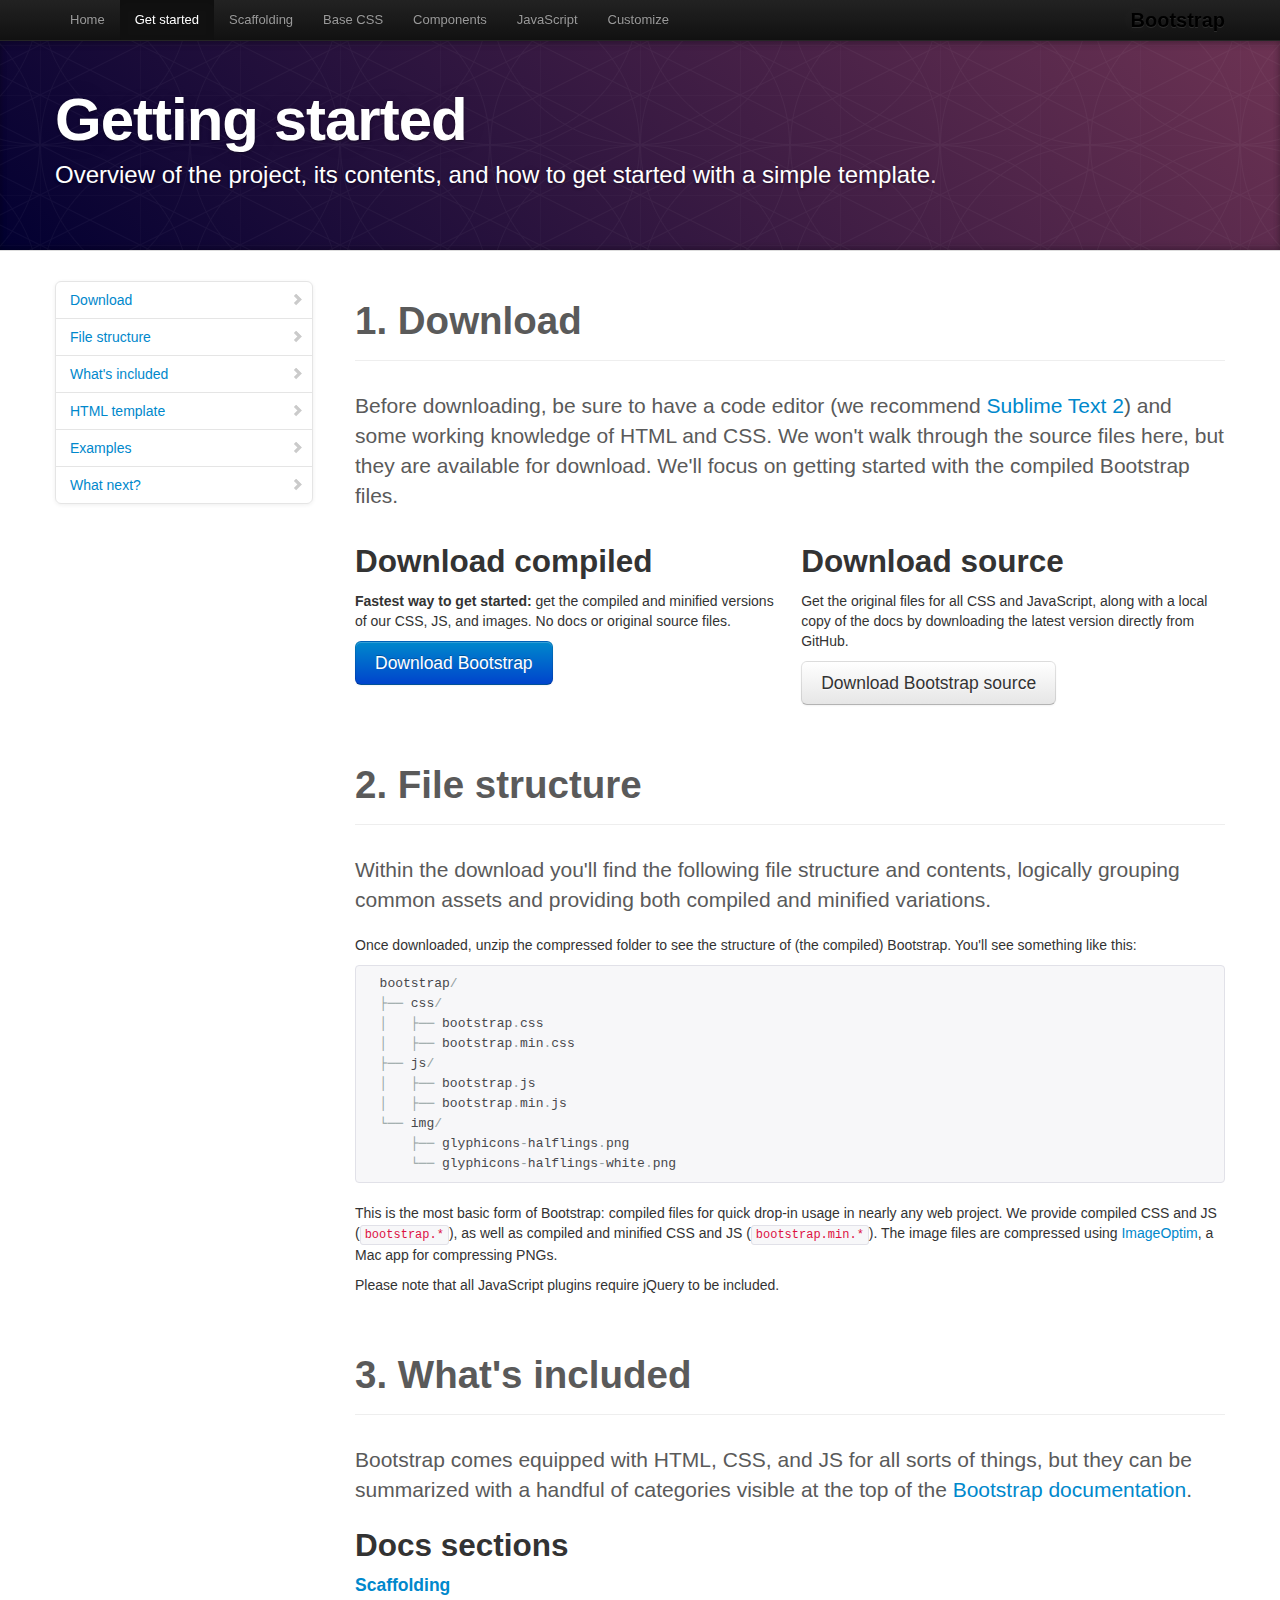
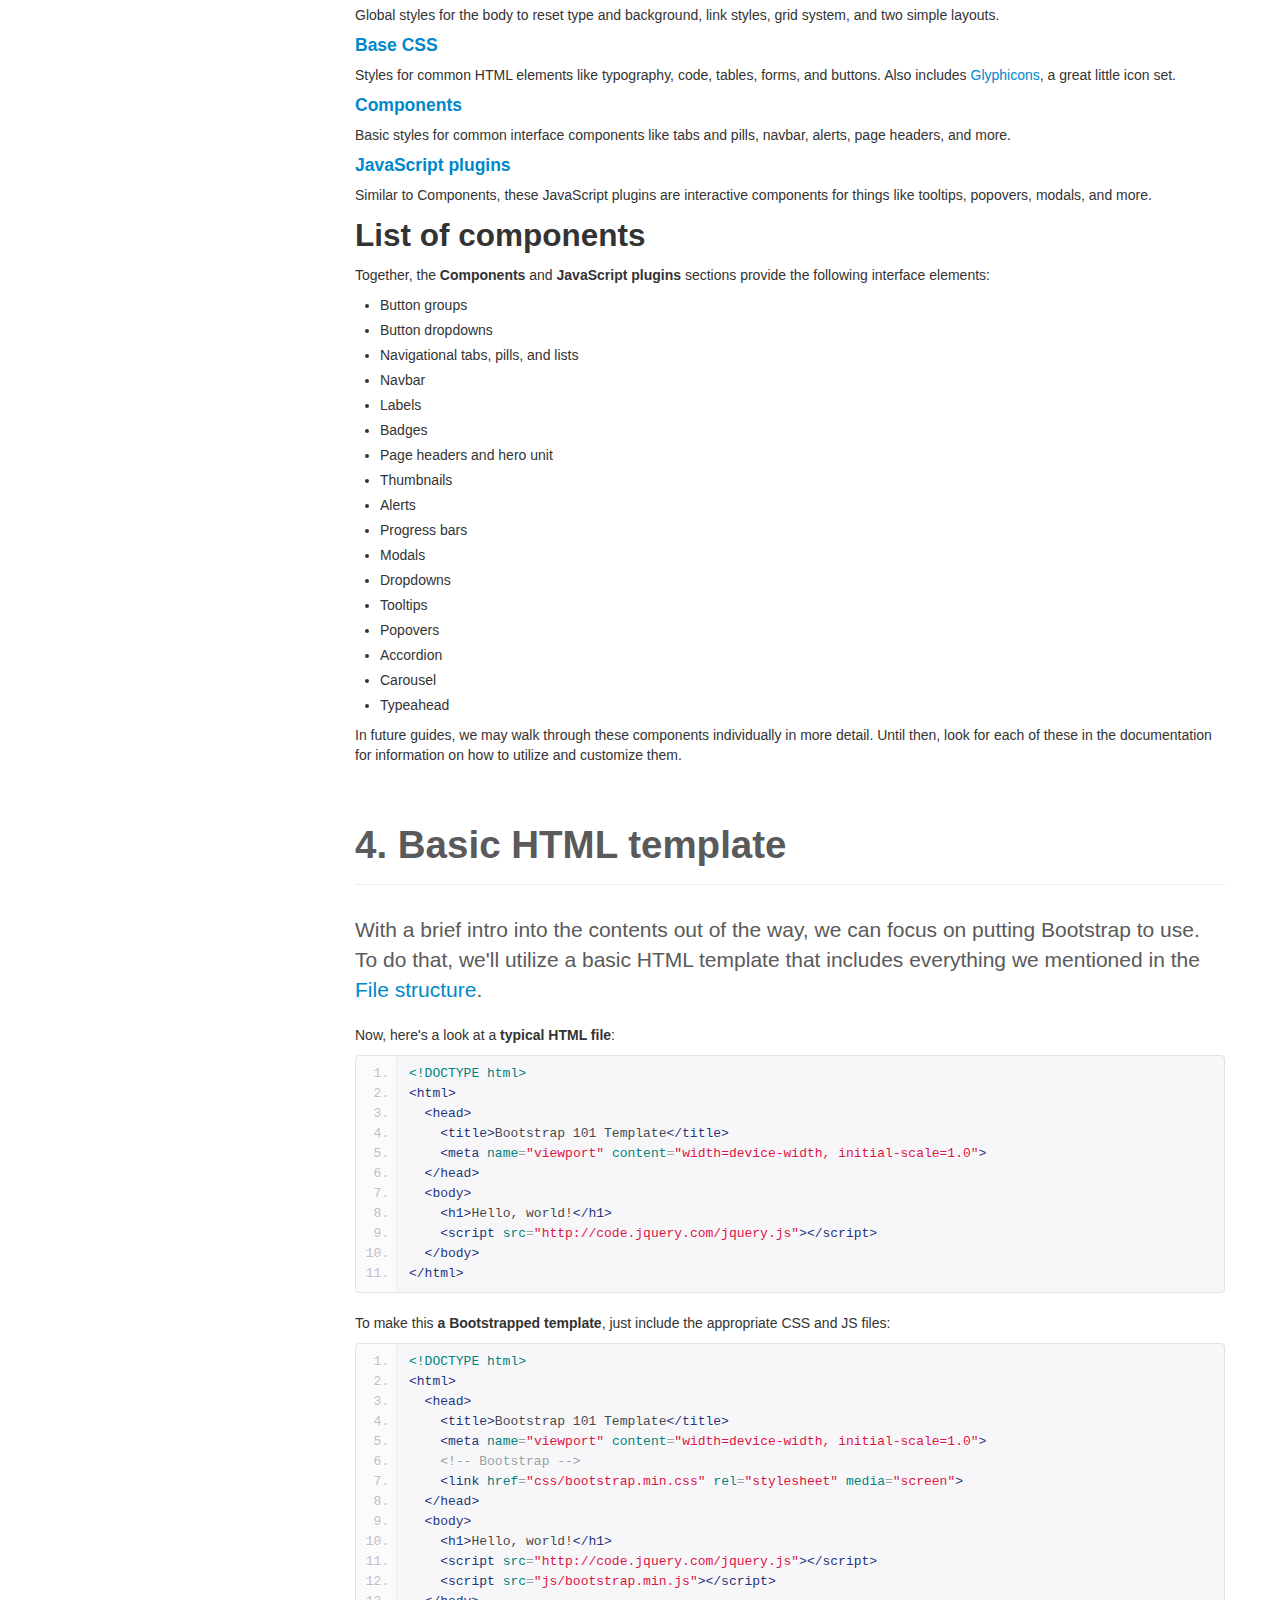
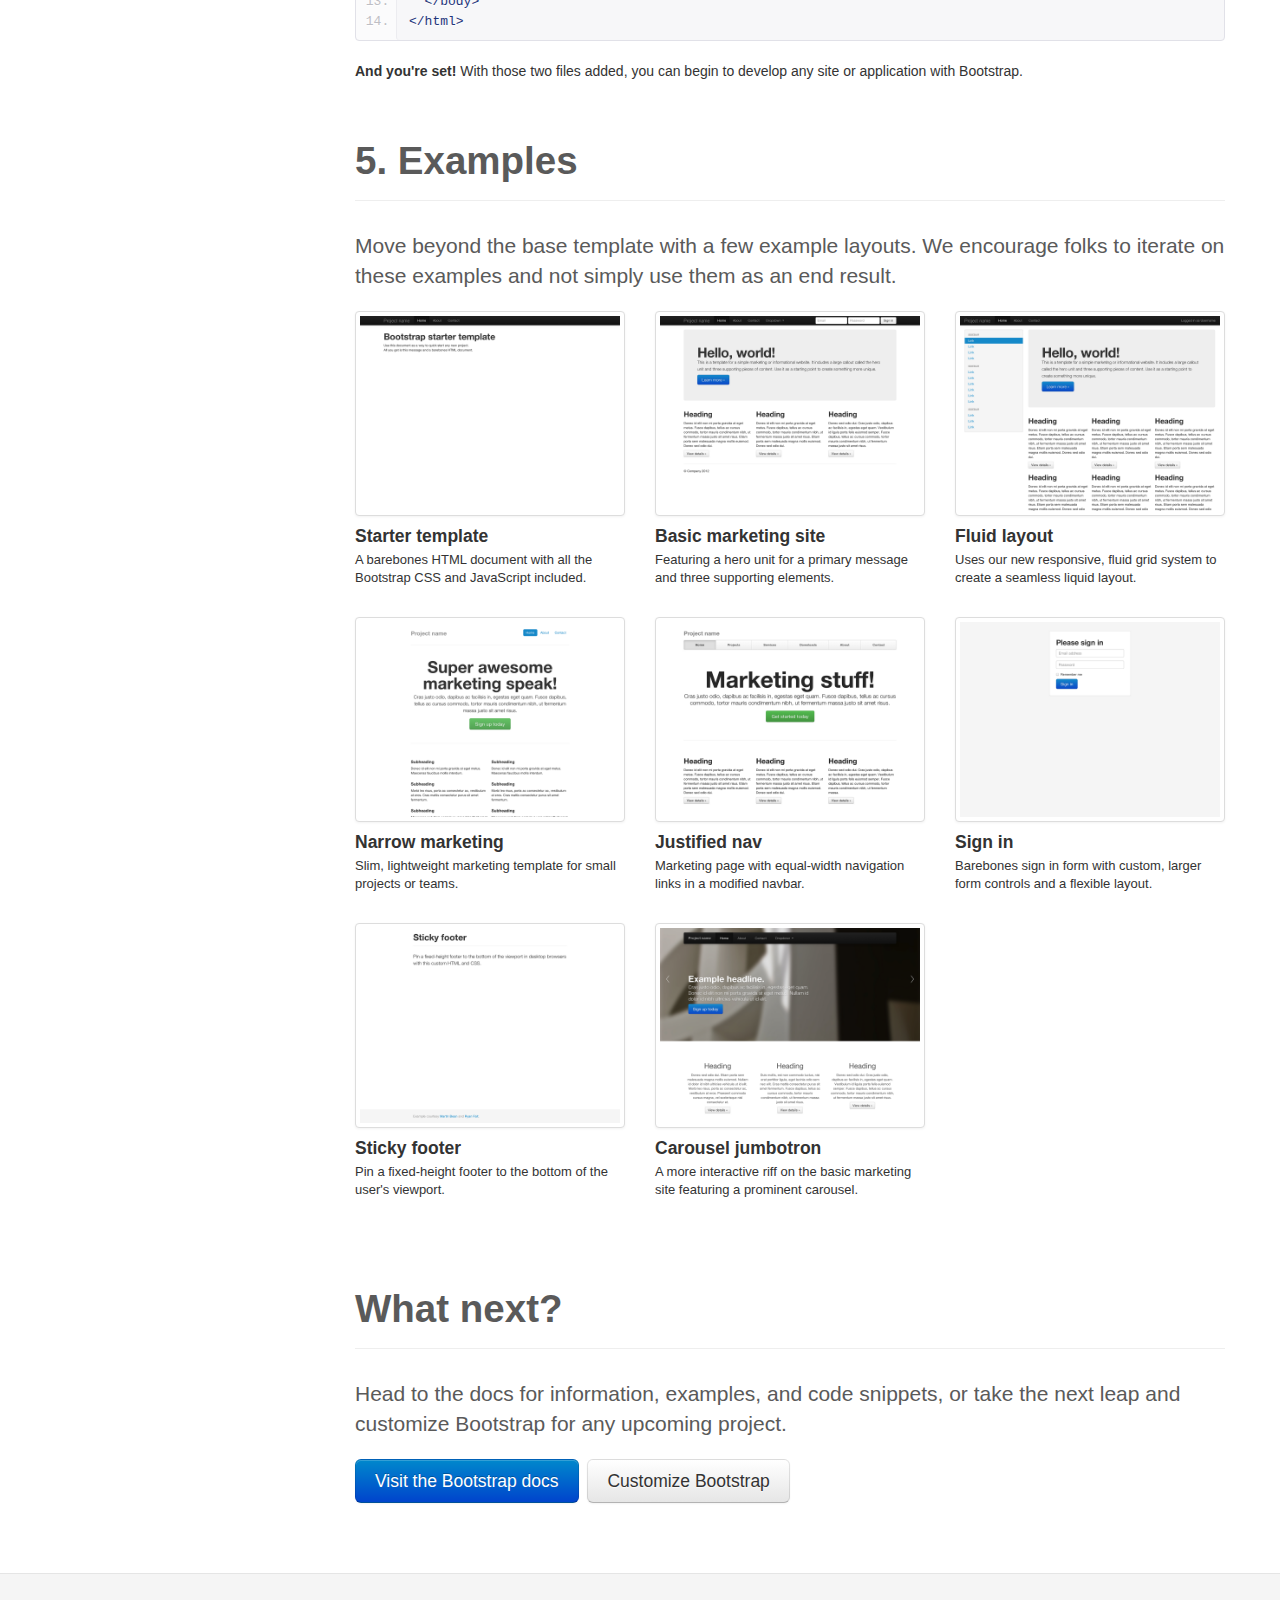
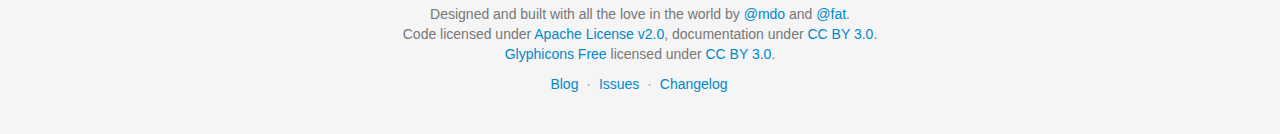
<file: deps/bootstrap/docs/getting-started.html>
<!DOCTYPE html>
<html lang="en">
  <head>
    <meta charset="utf-8">
    <title>Getting · Bootstrap</title>
    <meta name="viewport" content="width=device-width, initial-scale=1.0">
    <meta name="description" content="">
    <meta name="author" content="">

    <!-- Le styles -->
    <link href="assets/css/bootstrap.css" rel="stylesheet">
    <link href="assets/css/bootstrap-responsive.css" rel="stylesheet">
    <link href="assets/css/docs.css" rel="stylesheet">
    <link href="assets/js/google-code-prettify/prettify.css" rel="stylesheet">

    <!-- Le HTML5 shim, for IE6-8 support of HTML5 elements -->
    <!--[if lt IE 9]>
      <script src="assets/js/html5shiv.js"></script>
    <![endif]-->

    <!-- Le fav and touch icons -->
    <link rel="apple-touch-icon-precomposed" sizes="144x144" href="assets/ico/apple-touch-icon-144-precomposed.png">
    <link rel="apple-touch-icon-precomposed" sizes="114x114" href="assets/ico/apple-touch-icon-114-precomposed.png">
      <link rel="apple-touch-icon-precomposed" sizes="72x72" href="assets/ico/apple-touch-icon-72-precomposed.png">
                    <link rel="apple-touch-icon-precomposed" href="assets/ico/apple-touch-icon-57-precomposed.png">
                                   <link rel="shortcut icon" href="assets/ico/favicon.png">

    <script type="text/javascript">
      var _gaq = _gaq || [];
      _gaq.push(['_setAccount', 'UA-146052-10']);
      _gaq.push(['_trackPageview']);
      (function() {
        var ga = document.createElement('script'); ga.type = 'text/javascript'; ga.async = true;
        ga.src = ('https:' == document.location.protocol ? 'https://ssl' : 'http://www') + '.google-analytics.com/ga.js';
        var s = document.getElementsByTagName('script')[0]; s.parentNode.insertBefore(ga, s);
      })();
    </script>
  </head>

  <body data-spy="scroll" data-target=".bs-docs-sidebar">

    <!-- Navbar
    ================================================== -->
    <div class="navbar navbar-inverse navbar-fixed-top">
      <div class="navbar-inner">
        <div class="container">
          <button type="button" class="btn btn-navbar" data-toggle="collapse" data-target=".nav-collapse">
            <span class="icon-bar"></span>
            <span class="icon-bar"></span>
            <span class="icon-bar"></span>
          </button>
          <a class="brand" href="./index.html">Bootstrap</a>
          <div class="nav-collapse collapse">
            <ul class="nav">
              <li class="">
                <a href="./index.html">Home</a>
              </li>
              <li class="active">
                <a href="./getting-started.html">Get started</a>
              </li>
              <li class="">
                <a href="./scaffolding.html">Scaffolding</a>
              </li>
              <li class="">
                <a href="./base-css.html">Base CSS</a>
              </li>
              <li class="">
                <a href="./components.html">Components</a>
              </li>
              <li class="">
                <a href="./javascript.html">JavaScript</a>
              </li>
              <li class="">
                <a href="./customize.html">Customize</a>
              </li>
            </ul>
          </div>
        </div>
      </div>
    </div>

<!-- Subhead
================================================== -->
<header class="jumbotron subhead" id="overview">
  <div class="container">
    <h1>Getting started</h1>
    <p class="lead">Overview of the project, its contents, and how to get started with a simple template.</p>
  </div>
</header>


  <div class="container">

    <!-- Docs nav
    ================================================== -->
    <div class="row">
      <div class="span3 bs-docs-sidebar">
        <ul class="nav nav-list bs-docs-sidenav">
          <li><a href="#download-bootstrap"><i class="icon-chevron-right"></i> Download</a></li>
          <li><a href="#file-structure"><i class="icon-chevron-right"></i> File structure</a></li>
          <li><a href="#contents"><i class="icon-chevron-right"></i> What's included</a></li>
          <li><a href="#html-template"><i class="icon-chevron-right"></i> HTML template</a></li>
          <li><a href="#examples"><i class="icon-chevron-right"></i> Examples</a></li>
          <li><a href="#what-next"><i class="icon-chevron-right"></i> What next?</a></li>
        </ul>
      </div>
      <div class="span9">



        <!-- Download
        ================================================== -->
        <section id="download-bootstrap">
          <div class="page-header">
            <h1>1. Download</h1>
          </div>
          <p class="lead">Before downloading, be sure to have a code editor (we recommend <a href="http://sublimetext.com/2">Sublime Text 2</a>) and some working knowledge of HTML and CSS. We won't walk through the source files here, but they are available for download. We'll focus on getting started with the compiled Bootstrap files.</p>

          <div class="row-fluid">
            <div class="span6">
              <h2>Download compiled</h2>
              <p><strong>Fastest way to get started:</strong> get the compiled and minified versions of our CSS, JS, and images. No docs or original source files.</p>
              <p><a class="btn btn-large btn-primary" href="assets/bootstrap.zip" onclick="_gaq.push(['_trackEvent', 'Getting started', 'Download', 'Download compiled']);">Download Bootstrap</a></p>
            </div>
            <div class="span6">
              <h2>Download source</h2>
              <p>Get the original files for all CSS and JavaScript, along with a local copy of the docs by downloading the latest version directly from GitHub.</p>
              <p><a class="btn btn-large" href="https://github.com/twitter/bootstrap/zipball/master" onclick="_gaq.push(['_trackEvent', 'Getting started', 'Download', 'Download source']);">Download Bootstrap source</a></p>
            </div>
          </div>
        </section>



        <!-- File structure
        ================================================== -->
        <section id="file-structure">
          <div class="page-header">
            <h1>2. File structure</h1>
          </div>
          <p class="lead">Within the download you'll find the following file structure and contents, logically grouping common assets and providing both compiled and minified variations.</p>
          <p>Once downloaded, unzip the compressed folder to see the structure of (the compiled) Bootstrap. You'll see something like this:</p>
<pre class="prettyprint">
  bootstrap/
  ├── css/
  │   ├── bootstrap.css
  │   ├── bootstrap.min.css
  ├── js/
  │   ├── bootstrap.js
  │   ├── bootstrap.min.js
  └── img/
      ├── glyphicons-halflings.png
      └── glyphicons-halflings-white.png
</pre>
          <p>This is the most basic form of Bootstrap: compiled files for quick drop-in usage in nearly any web project. We provide compiled CSS and JS (<code>bootstrap.*</code>), as well as compiled and minified CSS and JS (<code>bootstrap.min.*</code>). The image files are compressed using <a href="http://imageoptim.com/">ImageOptim</a>, a Mac app for compressing PNGs.</p>
          <p>Please note that all JavaScript plugins require jQuery to be included.</p>
        </section>



        <!-- Contents
        ================================================== -->
        <section id="contents">
          <div class="page-header">
            <h1>3. What's included</h1>
          </div>
          <p class="lead">Bootstrap comes equipped with HTML, CSS, and JS for all sorts of things, but they can be summarized with a handful of categories visible at the top of the <a href="http://getbootstrap.com">Bootstrap documentation</a>.</p>

          <h2>Docs sections</h2>
          <h4><a href="http://twitter.github.com/bootstrap/scaffolding.html">Scaffolding</a></h4>
          <p>Global styles for the body to reset type and background, link styles, grid system, and two simple layouts.</p>
          <h4><a href="http://twitter.github.com/bootstrap/base-css.html">Base CSS</a></h4>
          <p>Styles for common HTML elements like typography, code, tables, forms, and buttons. Also includes <a href="http://glyphicons.com">Glyphicons</a>, a great little icon set.</p>
          <h4><a href="http://twitter.github.com/bootstrap/components.html">Components</a></h4>
          <p>Basic styles for common interface components like tabs and pills, navbar, alerts, page headers, and more.</p>
          <h4><a href="http://twitter.github.com/bootstrap/javascript.html">JavaScript plugins</a></h4>
          <p>Similar to Components, these JavaScript plugins are interactive components for things like tooltips, popovers, modals, and more.</p>

          <h2>List of components</h2>
          <p>Together, the <strong>Components</strong> and <strong>JavaScript plugins</strong> sections provide the following interface elements:</p>
          <ul>
            <li>Button groups</li>
            <li>Button dropdowns</li>
            <li>Navigational tabs, pills, and lists</li>
            <li>Navbar</li>
            <li>Labels</li>
            <li>Badges</li>
            <li>Page headers and hero unit</li>
            <li>Thumbnails</li>
            <li>Alerts</li>
            <li>Progress bars</li>
            <li>Modals</li>
            <li>Dropdowns</li>
            <li>Tooltips</li>
            <li>Popovers</li>
            <li>Accordion</li>
            <li>Carousel</li>
            <li>Typeahead</li>
          </ul>
          <p>In future guides, we may walk through these components individually in more detail. Until then, look for each of these in the documentation for information on how to utilize and customize them.</p>
        </section>



        <!-- HTML template
        ================================================== -->
        <section id="html-template">
          <div class="page-header">
            <h1>4. Basic HTML template</h1>
          </div>
          <p class="lead">With a brief intro into the contents out of the way, we can focus on putting Bootstrap to use. To do that, we'll utilize a basic HTML template that includes everything we mentioned in the <a href="./getting-started.html#file-structure">File structure</a>.</p>
          <p>Now, here's a look at a <strong>typical HTML file</strong>:</p>
<pre class="prettyprint linenums">
&lt;!DOCTYPE html&gt;
&lt;html&gt;
  &lt;head&gt;
    &lt;title&gt;Bootstrap 101 Template&lt;/title&gt;
    &lt;meta name="viewport" content="width=device-width, initial-scale=1.0"&gt;
  &lt;/head&gt;
  &lt;body&gt;
    &lt;h1&gt;Hello, world!&lt;/h1&gt;
    &lt;script src="http://code.jquery.com/jquery.js"&gt;&lt;/script&gt;
  &lt;/body&gt;
&lt;/html&gt;
</pre>
          <p>To make this <strong>a Bootstrapped template</strong>, just include the appropriate CSS and JS files:</p>
<pre class="prettyprint linenums">
&lt;!DOCTYPE html&gt;
&lt;html&gt;
  &lt;head&gt;
    &lt;title&gt;Bootstrap 101 Template&lt;/title&gt;
    &lt;meta name="viewport" content="width=device-width, initial-scale=1.0"&gt;
    &lt;!-- Bootstrap --&gt;
    &lt;link href="css/bootstrap.min.css" rel="stylesheet" media="screen"&gt;
  &lt;/head&gt;
  &lt;body&gt;
    &lt;h1&gt;Hello, world!&lt;/h1&gt;
    &lt;script src="http://code.jquery.com/jquery.js"&gt;&lt;/script&gt;
    &lt;script src="js/bootstrap.min.js"&gt;&lt;/script&gt;
  &lt;/body&gt;
&lt;/html&gt;
</pre>
          <p><strong>And you're set!</strong> With those two files added, you can begin to develop any site or application with Bootstrap.</p>
        </section>



        <!-- Examples
        ================================================== -->
        <section id="examples">
          <div class="page-header">
            <h1>5. Examples</h1>
          </div>
          <p class="lead">Move beyond the base template with a few example layouts. We encourage folks to iterate on these examples and not simply use them as an end result.</p>
          <ul class="thumbnails bootstrap-examples">
            <li class="span3">
              <a class="thumbnail" href="examples/starter-template.html">
                <img src="assets/img/examples/bootstrap-example-starter.png" alt="">
              </a>
              <h4>Starter template</h4>
              <p>A barebones HTML document with all the Bootstrap CSS and JavaScript included.</p>
            </li>
            <li class="span3">
              <a class="thumbnail" href="examples/hero.html">
                <img src="assets/img/examples/bootstrap-example-marketing.png" alt="">
              </a>
              <h4>Basic marketing site</h4>
              <p>Featuring a hero unit for a primary message and three supporting elements.</p>
            </li>
            <li class="span3">
              <a class="thumbnail" href="examples/fluid.html">
                <img src="assets/img/examples/bootstrap-example-fluid.png" alt="">
              </a>
              <h4>Fluid layout</h4>
              <p>Uses our new responsive, fluid grid system to create a seamless liquid layout.</p>
            </li>

            <li class="span3">
              <a class="thumbnail" href="examples/marketing-narrow.html">
                <img src="assets/img/examples/bootstrap-example-marketing-narrow.png" alt="">
              </a>
              <h4>Narrow marketing</h4>
              <p>Slim, lightweight marketing template for small projects or teams.</p>
            </li>
            <li class="span3">
              <a class="thumbnail" href="examples/justified-nav.html">
                <img src="assets/img/examples/bootstrap-example-justified-nav.png" alt="">
              </a>
              <h4>Justified nav</h4>
              <p>Marketing page with equal-width navigation links in a modified navbar.</p>
            </li>
            <li class="span3">
              <a class="thumbnail" href="examples/signin.html">
                <img src="assets/img/examples/bootstrap-example-signin.png" alt="">
              </a>
              <h4>Sign in</h4>
              <p>Barebones sign in form with custom, larger form controls and a flexible layout.</p>
            </li>

            <li class="span3">
              <a class="thumbnail" href="examples/sticky-footer.html">
                <img src="assets/img/examples/bootstrap-example-sticky-footer.png" alt="">
              </a>
              <h4>Sticky footer</h4>
              <p>Pin a fixed-height footer to the bottom of the user's viewport.</p>
            </li>
            <li class="span3">
              <a class="thumbnail" href="examples/carousel.html">
                <img src="assets/img/examples/bootstrap-example-carousel.png" alt="">
              </a>
              <h4>Carousel jumbotron</h4>
              <p>A more interactive riff on the basic marketing site featuring a prominent carousel.</p>
            </li>
          </ul>
        </section>




        <!-- Next
        ================================================== -->
        <section id="what-next">
          <div class="page-header">
            <h1>What next?</h1>
          </div>
          <p class="lead">Head to the docs for information, examples, and code snippets, or take the next leap and customize Bootstrap for any upcoming project.</p>
          <a class="btn btn-large btn-primary" href="./scaffolding.html" onclick="_gaq.push(['_trackEvent', 'Getting started', 'Next steps', 'Visit docs']);">Visit the Bootstrap docs</a>
          <a class="btn btn-large" href="./customize.html" style="margin-left: 5px;" onclick="_gaq.push(['_trackEvent', 'Getting started', 'Next steps', 'Customize']);">Customize Bootstrap</a>
        </section>




      </div>
    </div>

  </div>



    <!-- Footer
    ================================================== -->
    <footer class="footer">
      <div class="container">
        <p>Designed and built with all the love in the world by <a href="http://twitter.com/mdo" target="_blank">@mdo</a> and <a href="http://twitter.com/fat" target="_blank">@fat</a>.</p>
        <p>Code licensed under <a href="http://www.apache.org/licenses/LICENSE-2.0" target="_blank">Apache License v2.0</a>, documentation under <a href="http://creativecommons.org/licenses/by/3.0/">CC BY 3.0</a>.</p>
        <p><a href="http://glyphicons.com">Glyphicons Free</a> licensed under <a href="http://creativecommons.org/licenses/by/3.0/">CC BY 3.0</a>.</p>
        <ul class="footer-links">
          <li><a href="http://blog.getbootstrap.com">Blog</a></li>
          <li class="muted">&middot;</li>
          <li><a href="https://github.com/twitter/bootstrap/issues?state=open">Issues</a></li>
          <li class="muted">&middot;</li>
          <li><a href="https://github.com/twitter/bootstrap/blob/master/CHANGELOG.md">Changelog</a></li>
        </ul>
      </div>
    </footer>



    <!-- Le javascript
    ================================================== -->
    <!-- Placed at the end of the document so the pages load faster -->
    <script type="text/javascript" src="http://platform.twitter.com/widgets.js"></script>
    <script src="assets/js/jquery.js"></script>
    <script src="assets/js/bootstrap-transition.js"></script>
    <script src="assets/js/bootstrap-alert.js"></script>
    <script src="assets/js/bootstrap-modal.js"></script>
    <script src="assets/js/bootstrap-dropdown.js"></script>
    <script src="assets/js/bootstrap-scrollspy.js"></script>
    <script src="assets/js/bootstrap-tab.js"></script>
    <script src="assets/js/bootstrap-tooltip.js"></script>
    <script src="assets/js/bootstrap-popover.js"></script>
    <script src="assets/js/bootstrap-button.js"></script>
    <script src="assets/js/bootstrap-collapse.js"></script>
    <script src="assets/js/bootstrap-carousel.js"></script>
    <script src="assets/js/bootstrap-typeahead.js"></script>
    <script src="assets/js/bootstrap-affix.js"></script>

    <script src="assets/js/holder/holder.js"></script>
    <script src="assets/js/google-code-prettify/prettify.js"></script>

    <script src="assets/js/application.js"></script>


    <!-- Analytics
    ================================================== -->
    <script>
      var _gauges = _gauges || [];
      (function() {
        var t   = document.createElement('script');
        t.type  = 'text/javascript';
        t.async = true;
        t.id    = 'gauges-tracker';
        t.setAttribute('data-site-id', '4f0dc9fef5a1f55508000013');
        t.src = '//secure.gaug.es/track.js';
        var s = document.getElementsByTagName('script')[0];
        s.parentNode.insertBefore(t, s);
      })();
    </script>

  </body>
</html>
</file>
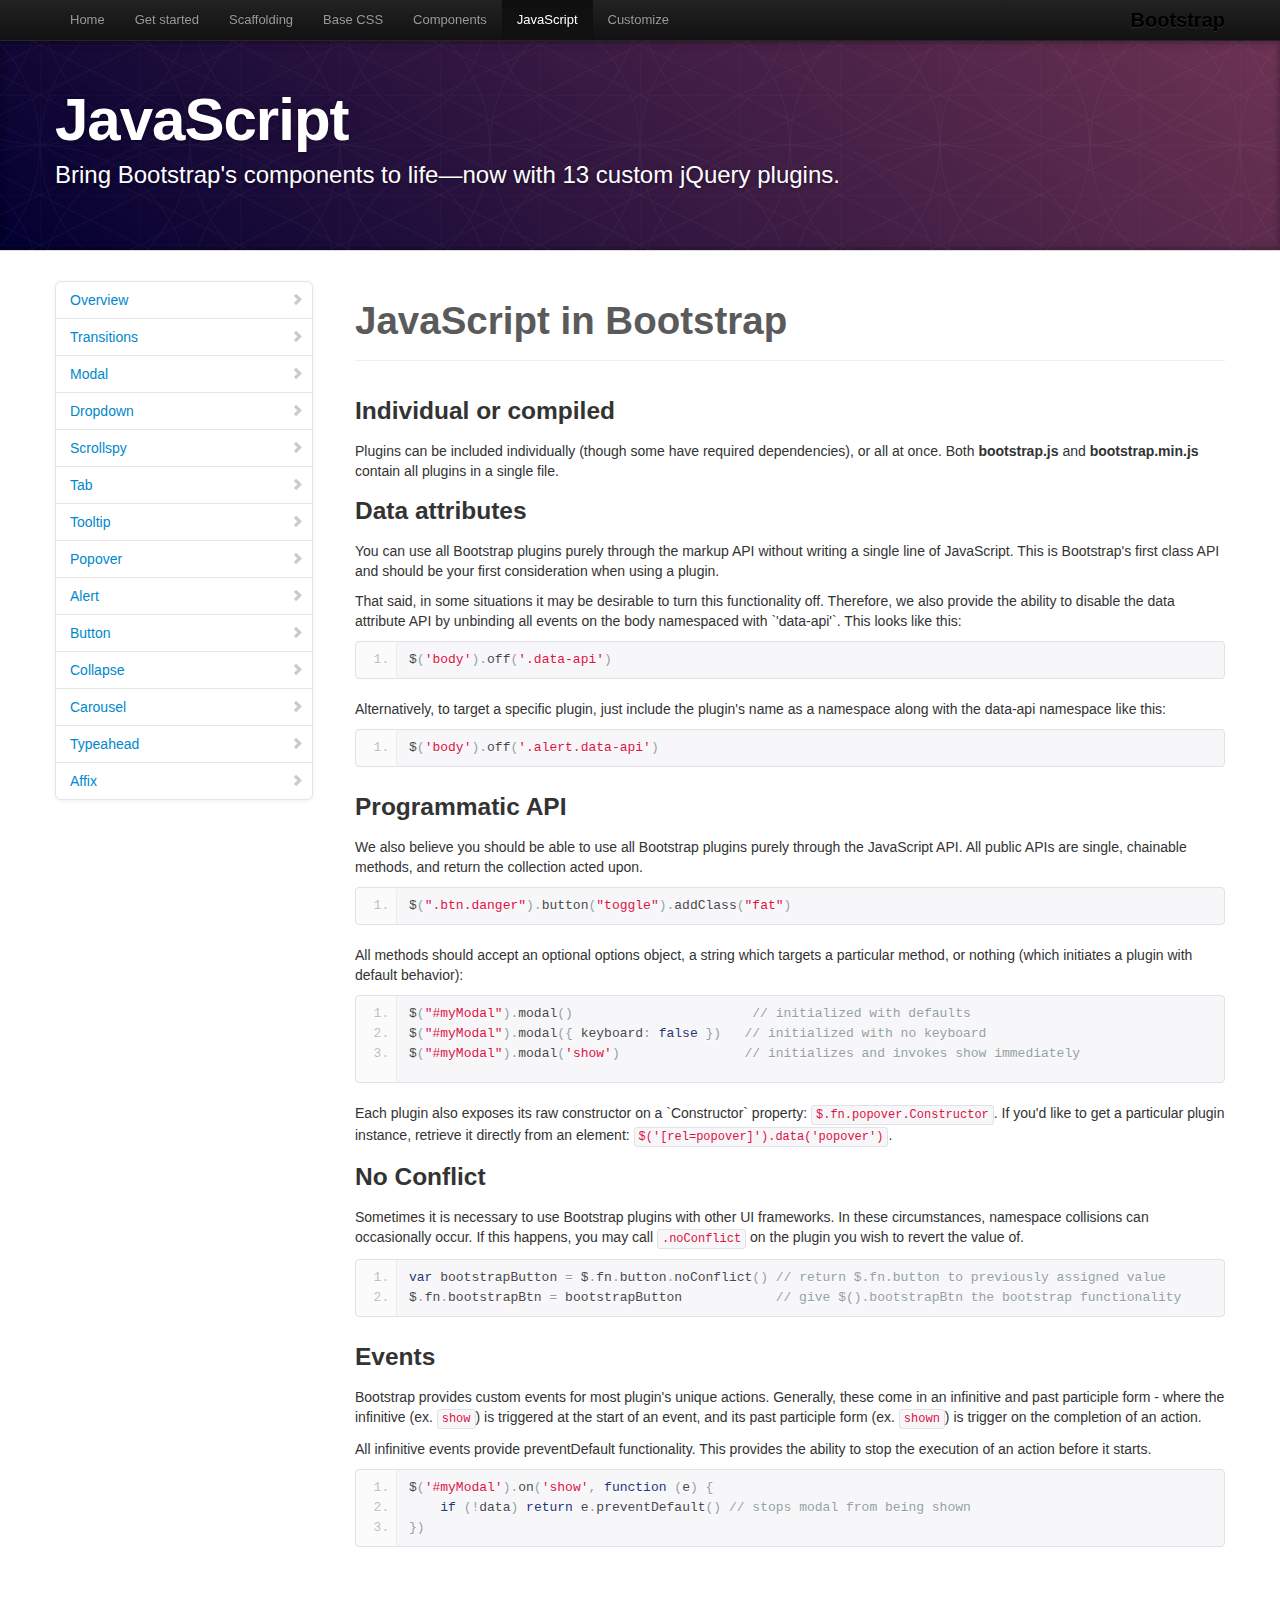
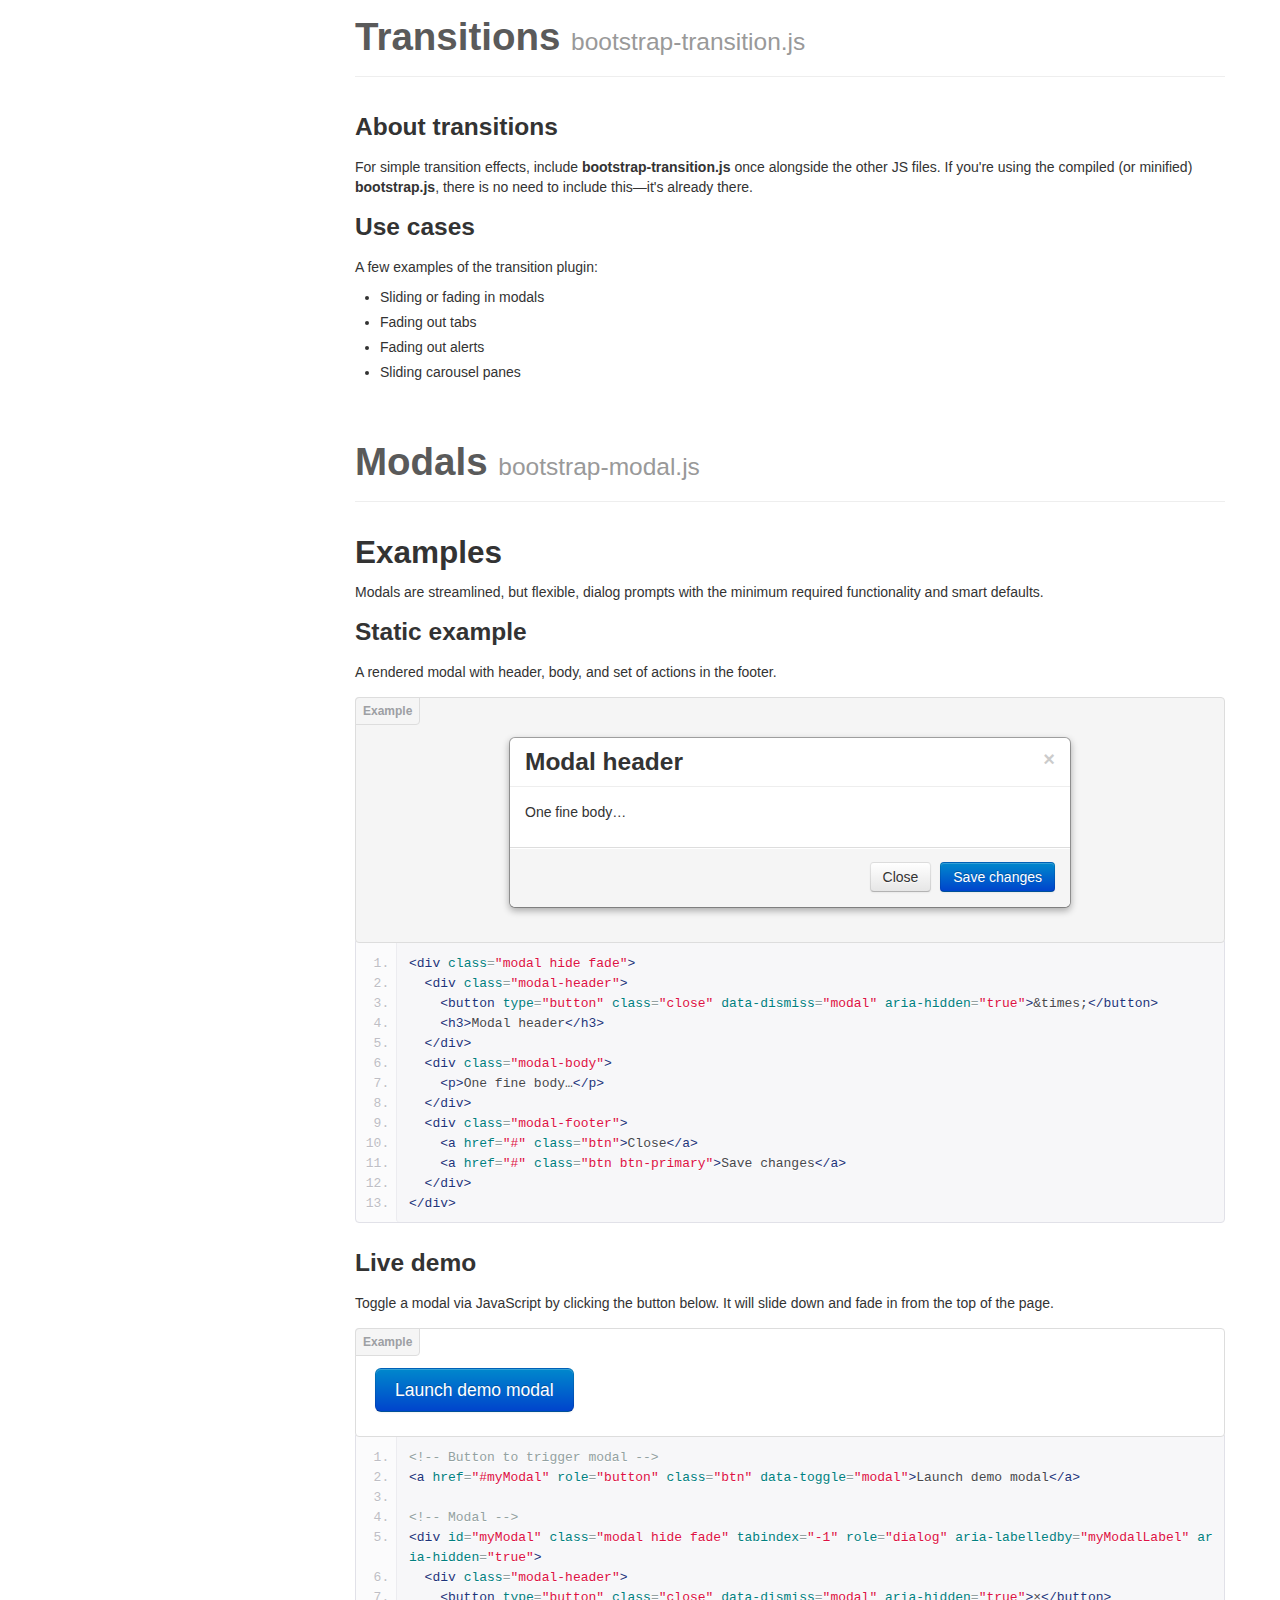
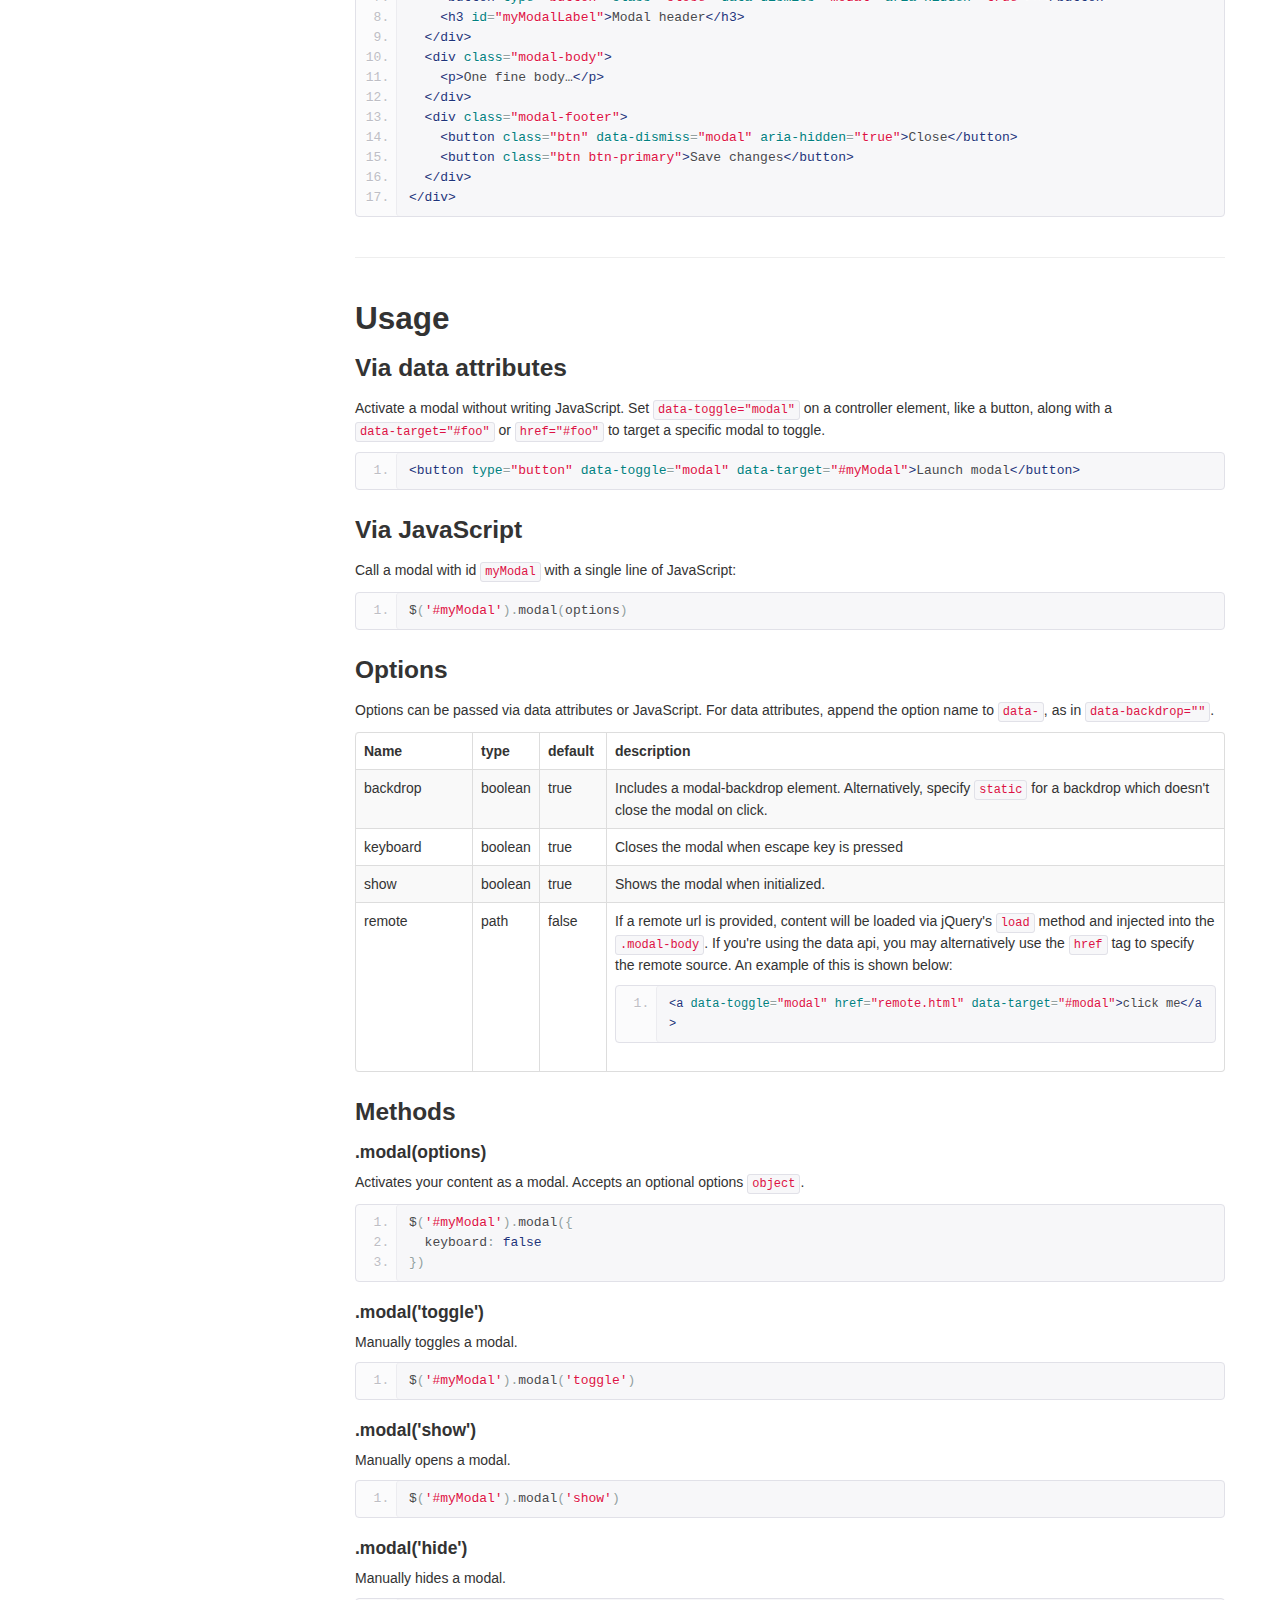
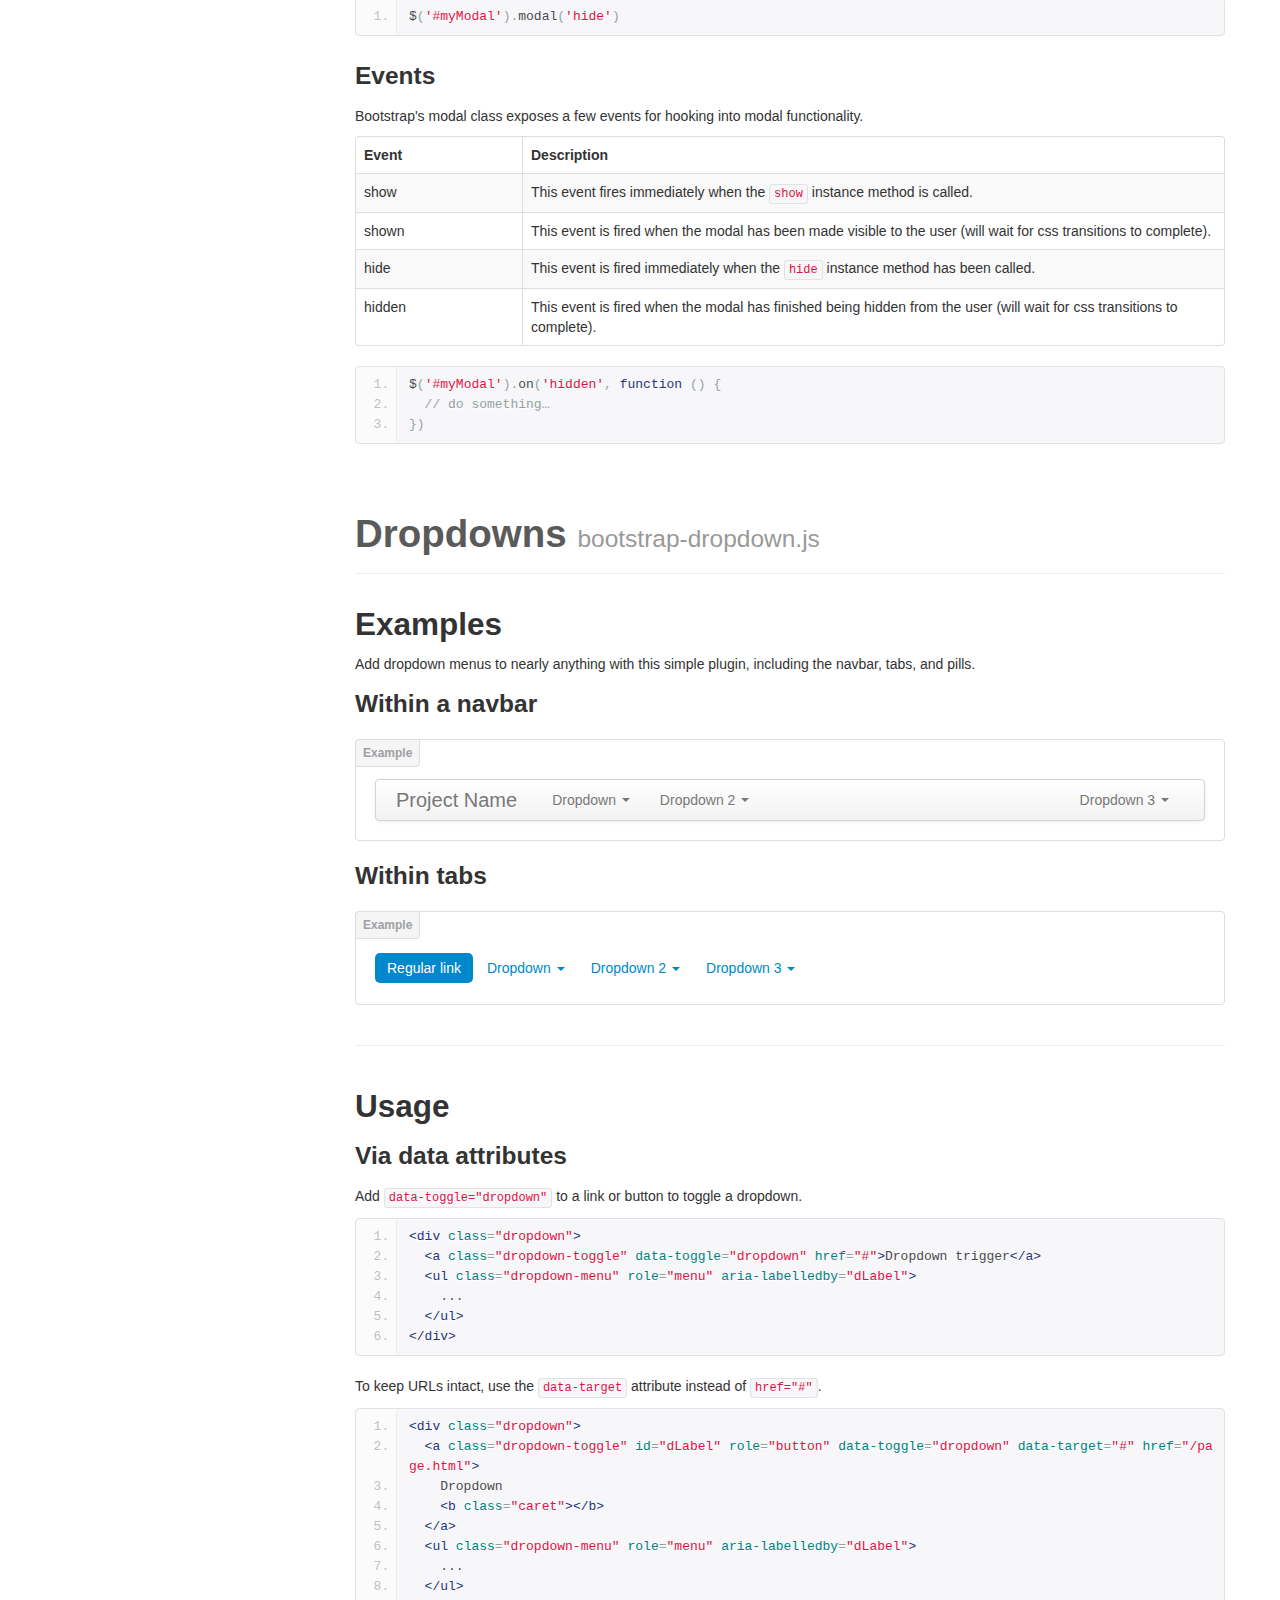
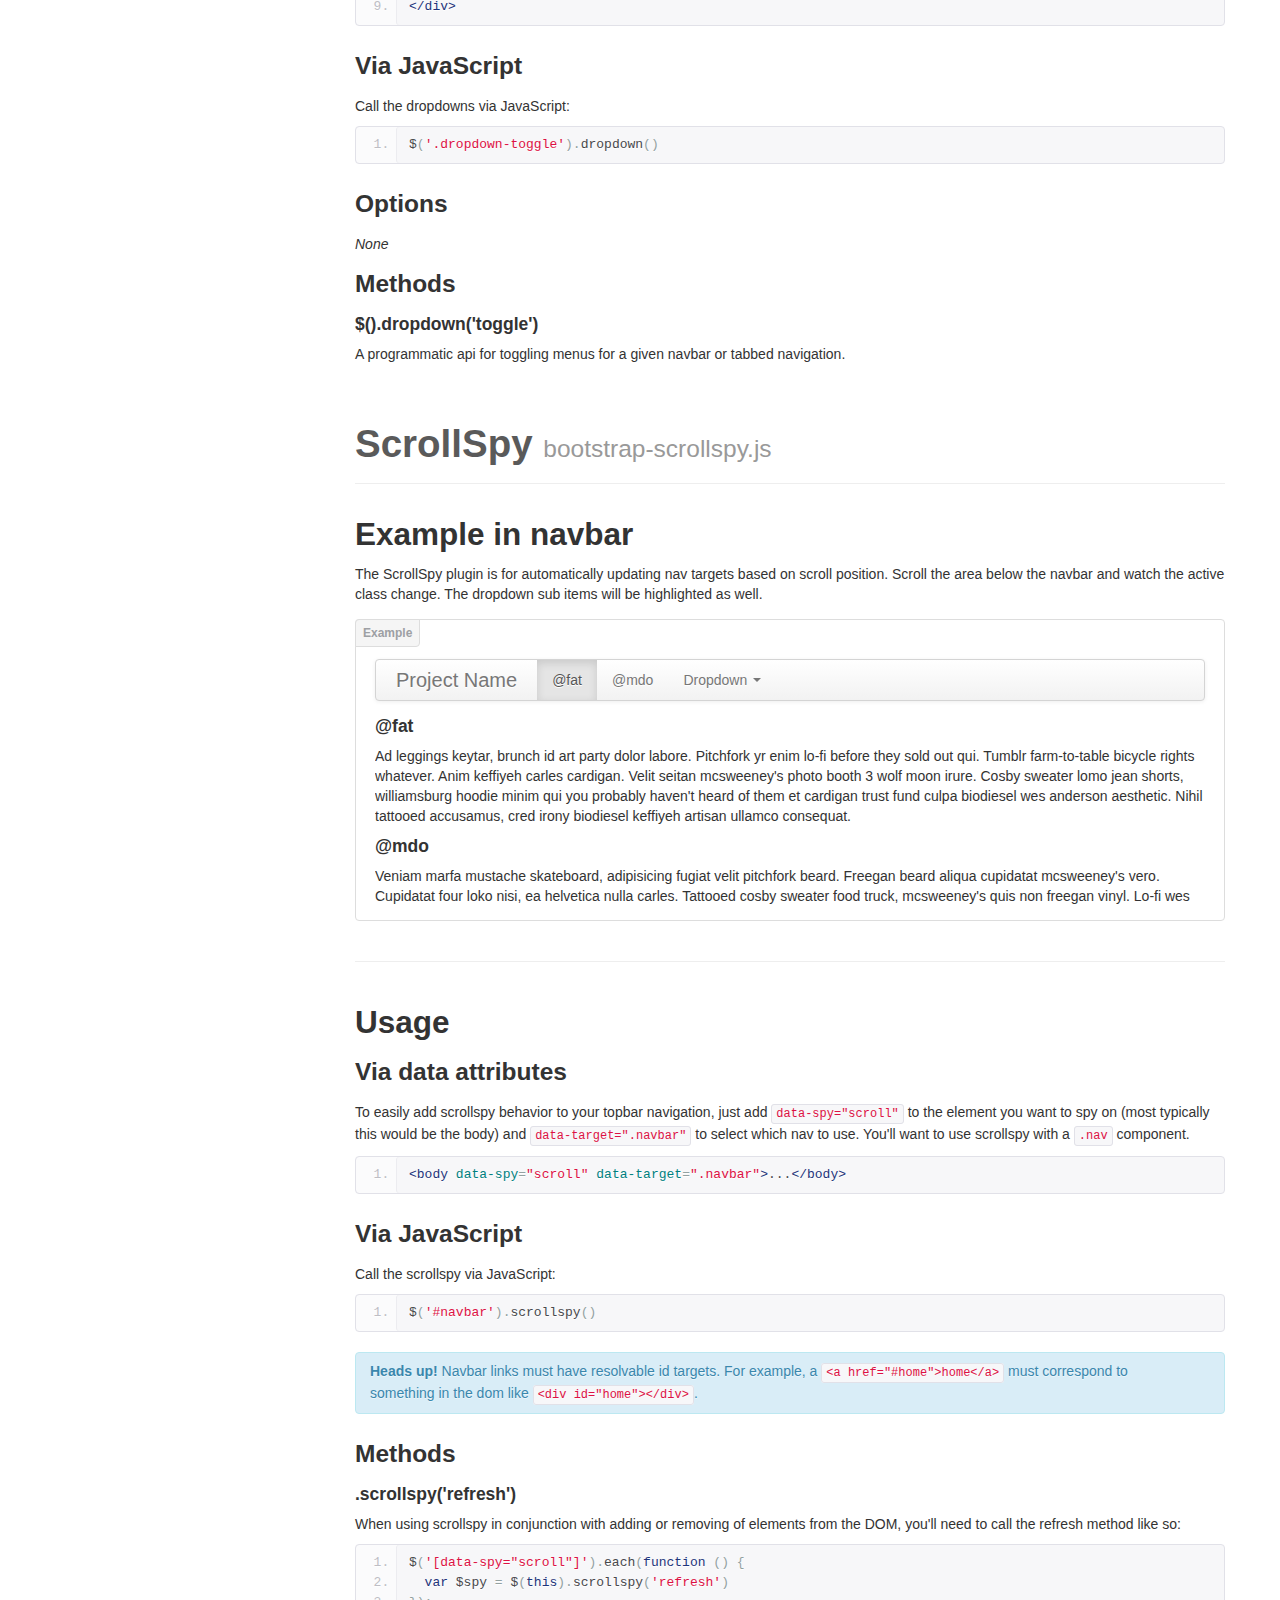
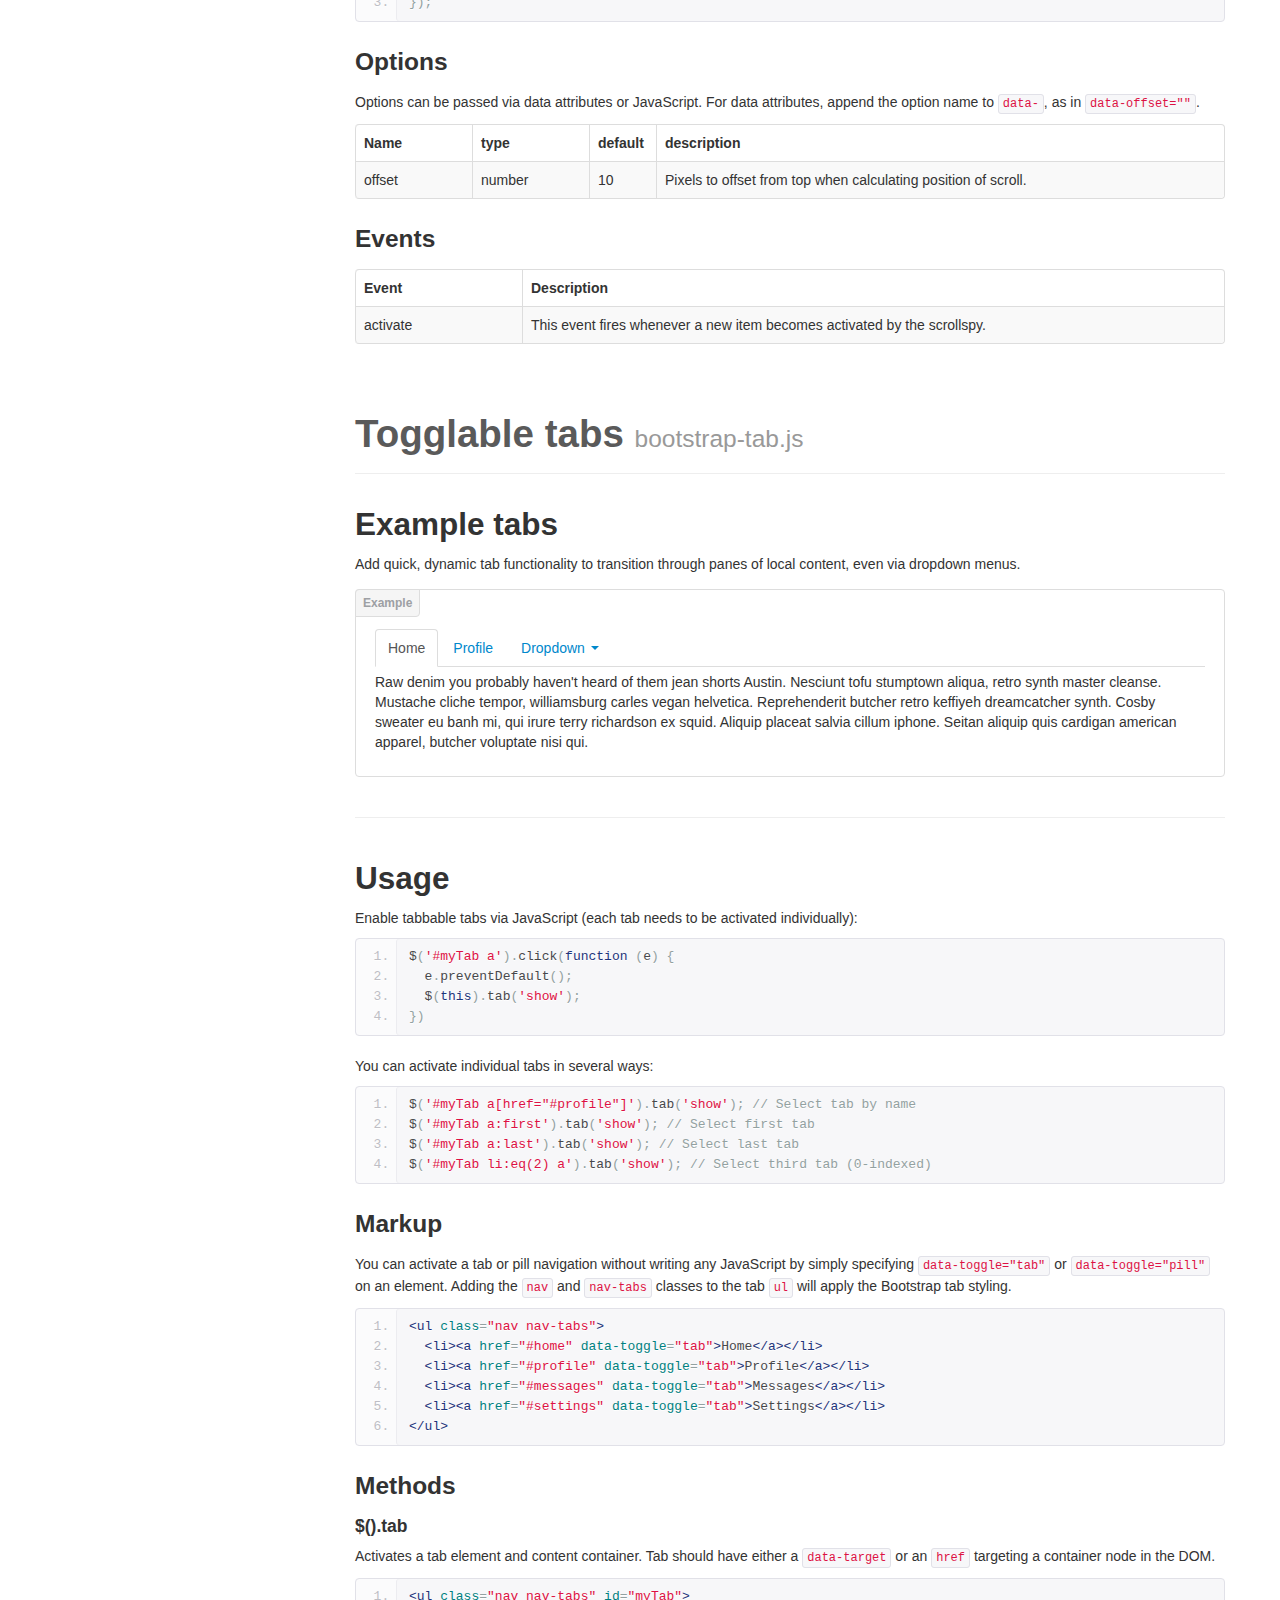
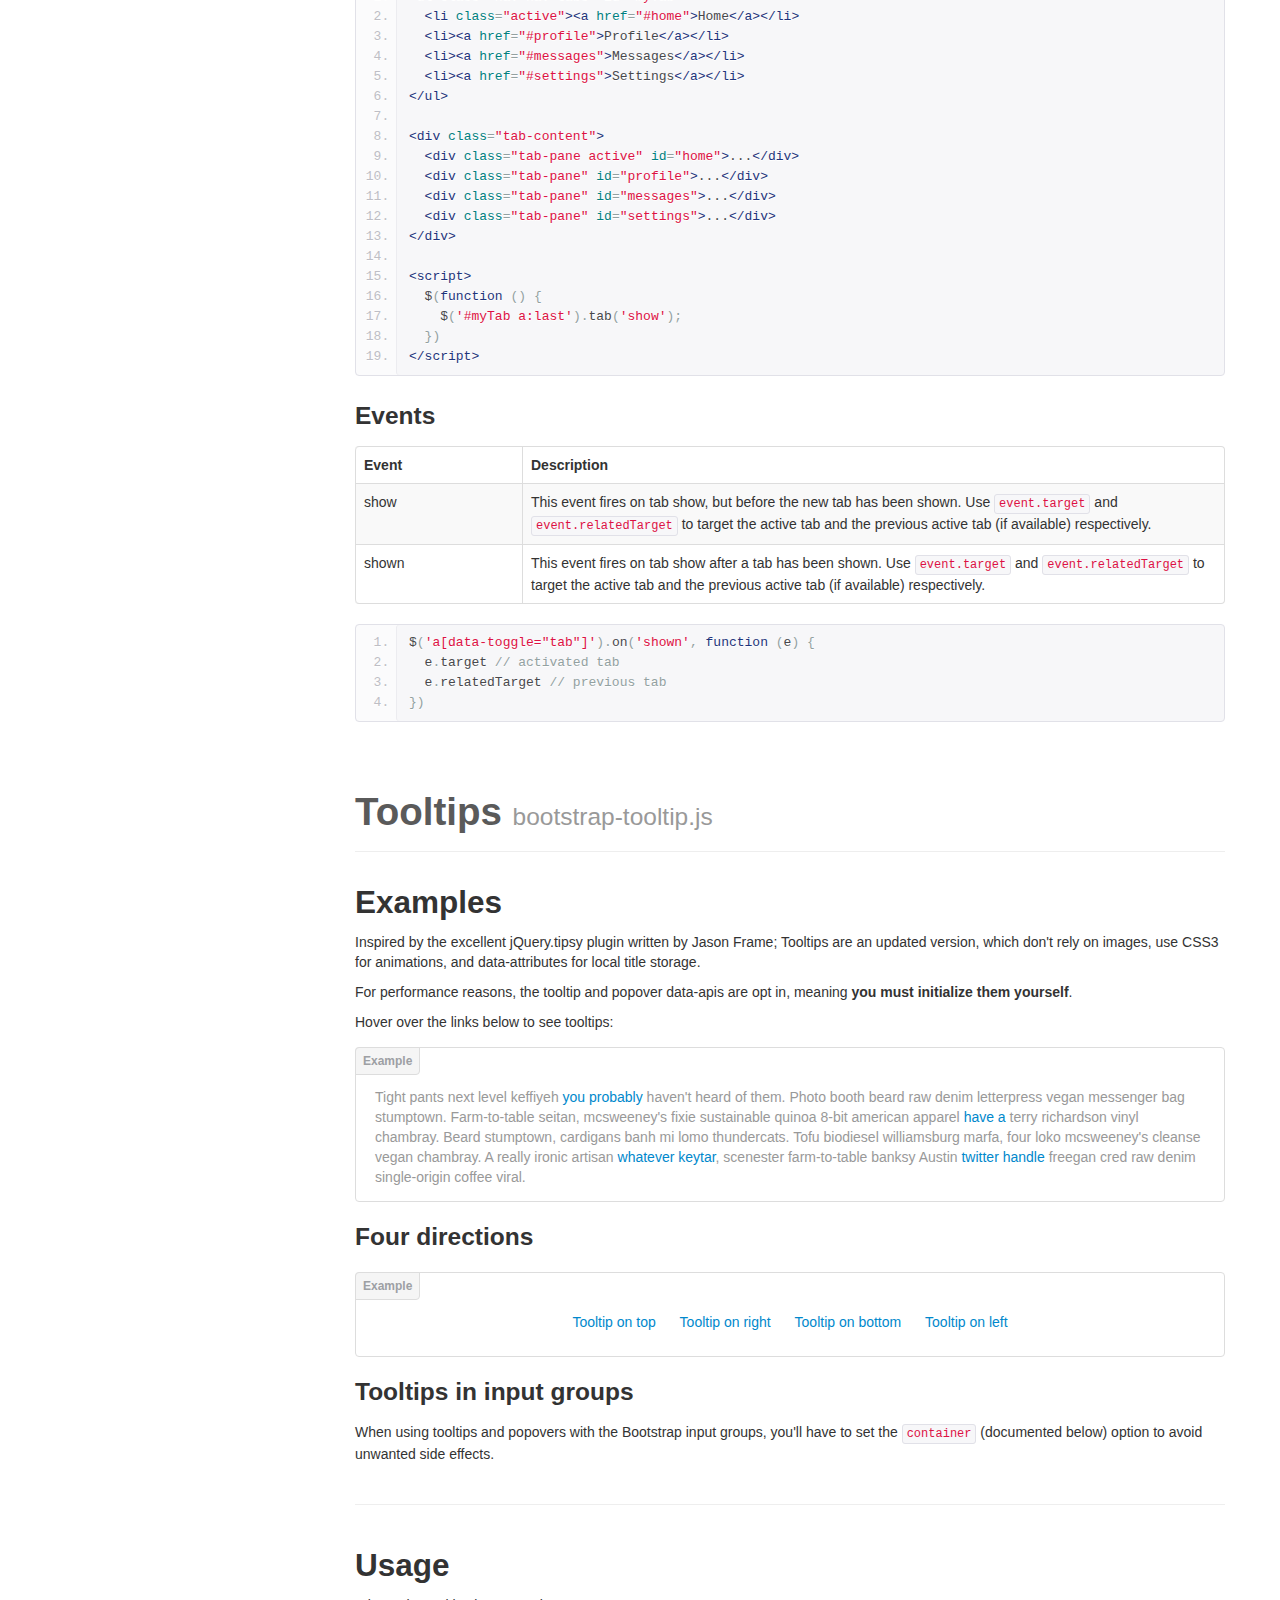
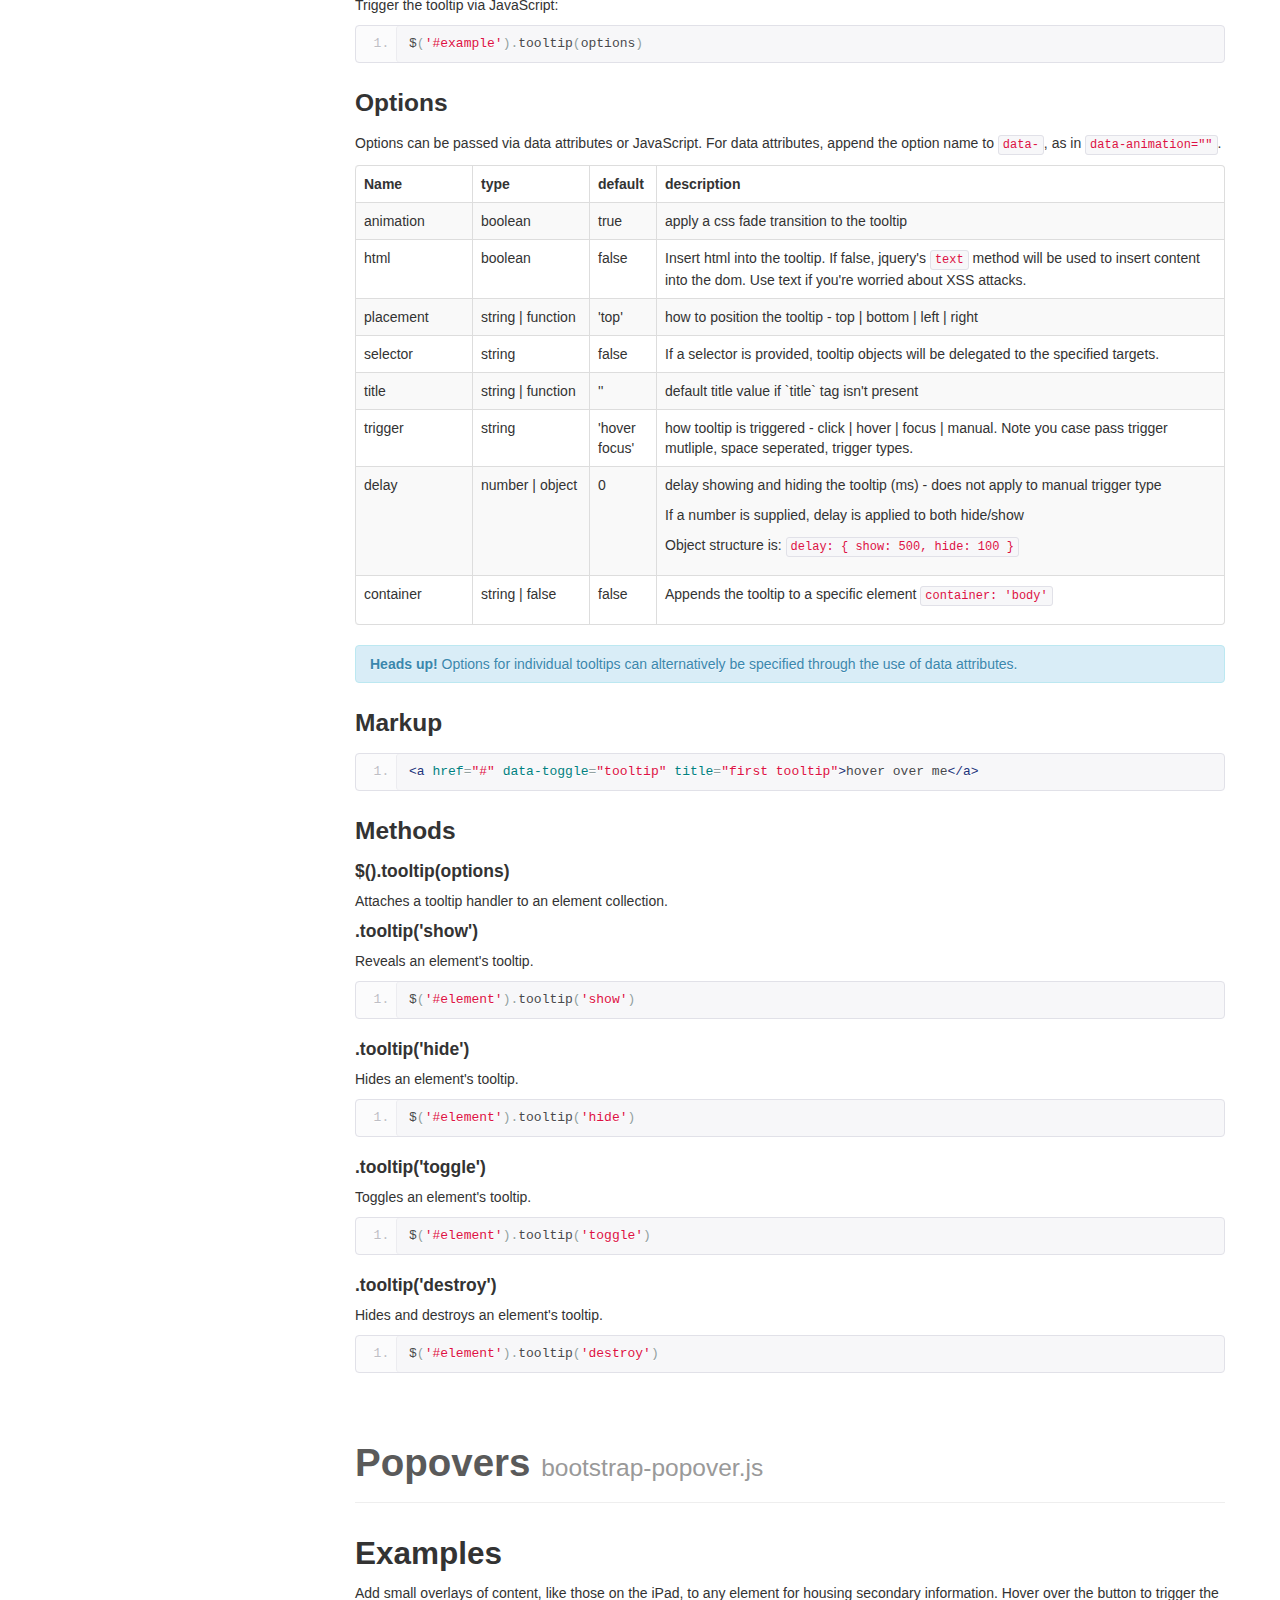
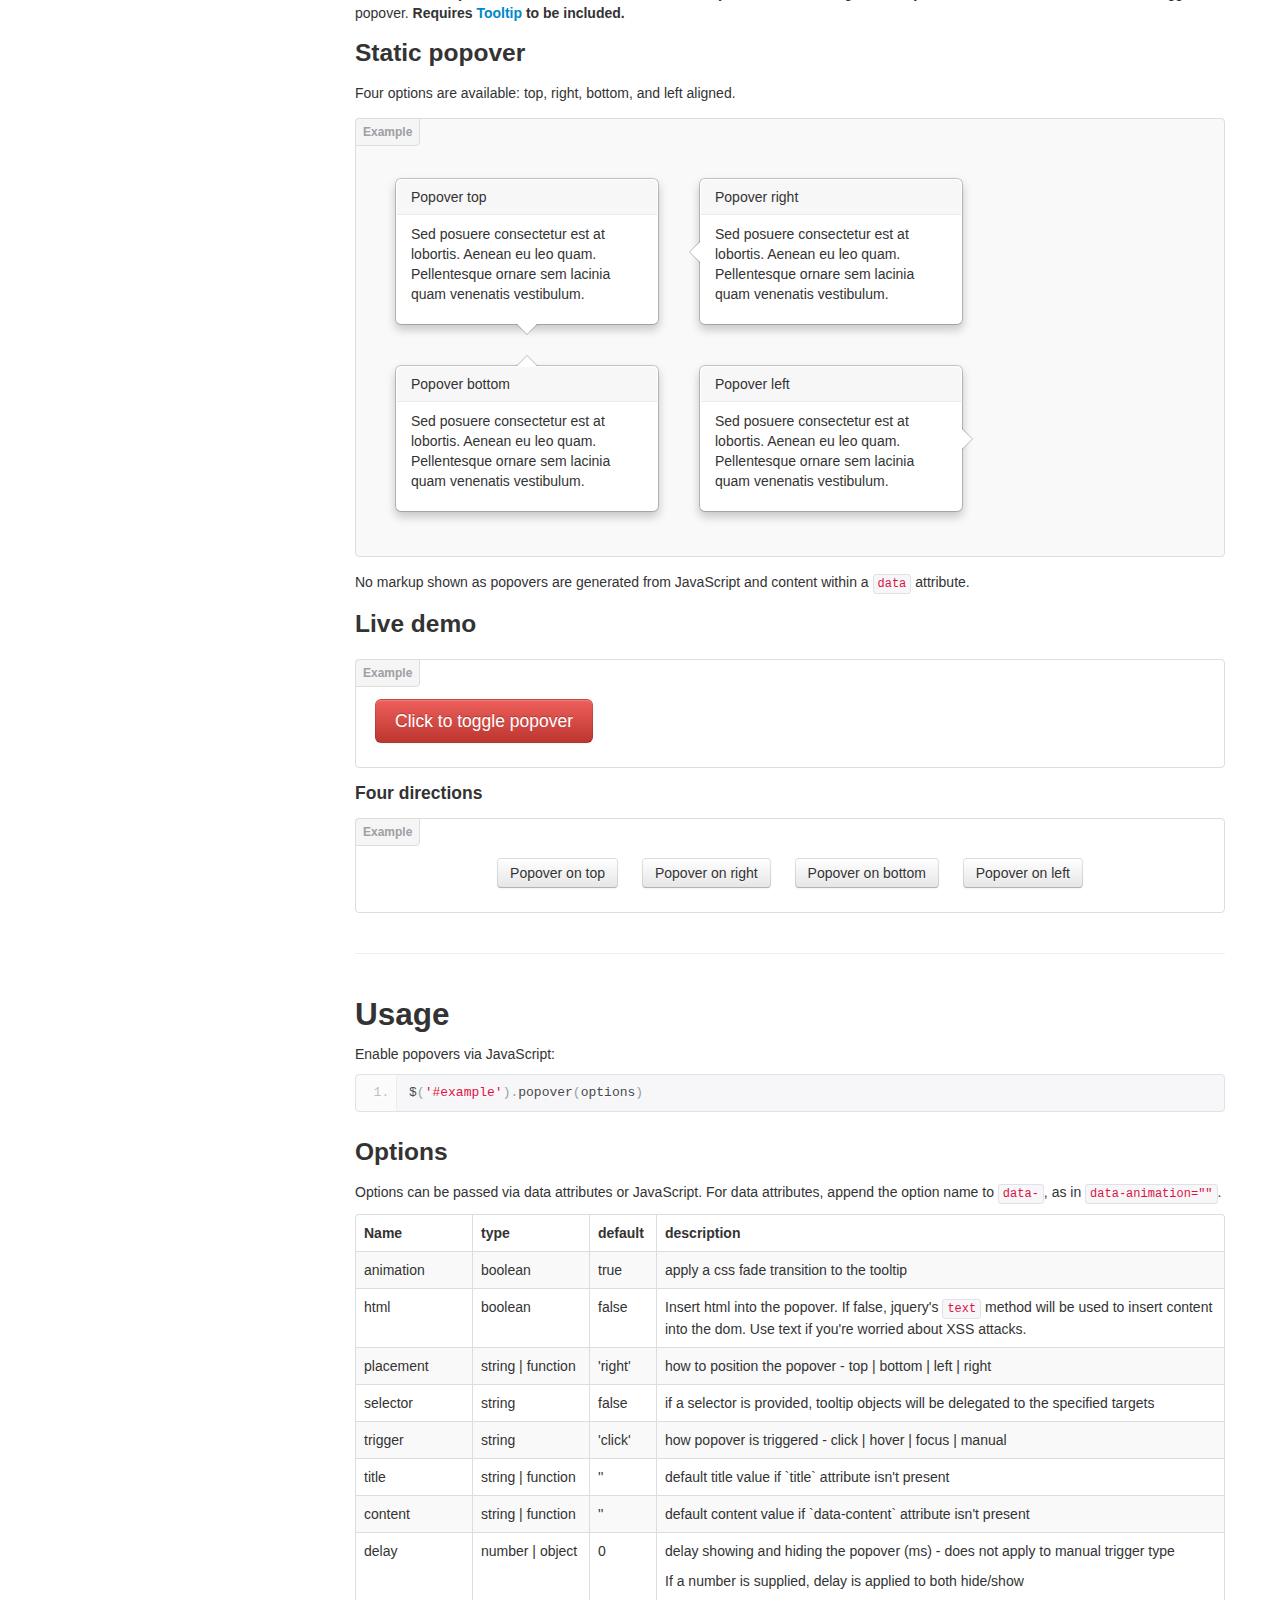
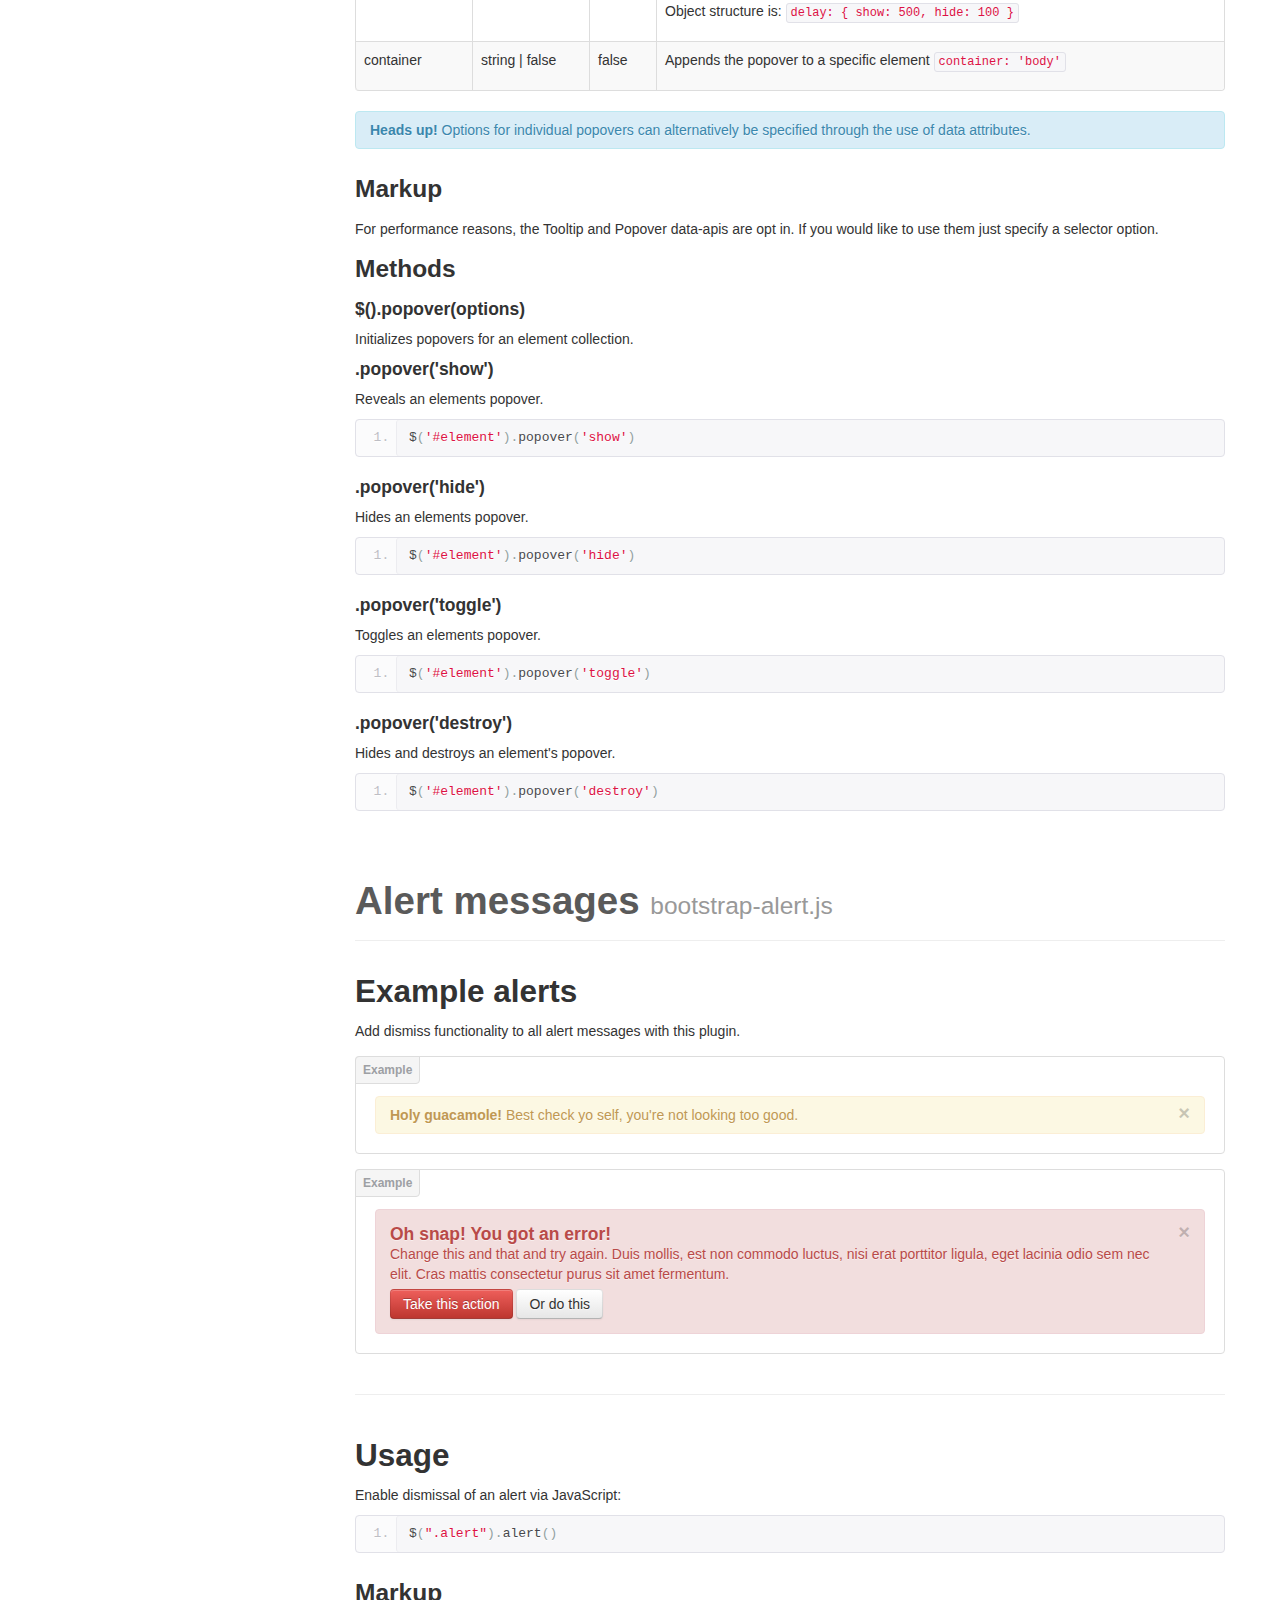
<file: deps/bootstrap/docs/javascript.html>
<!DOCTYPE html>
<html lang="en">
  <head>
    <meta charset="utf-8">
    <title>Javascript · Bootstrap</title>
    <meta name="viewport" content="width=device-width, initial-scale=1.0">
    <meta name="description" content="">
    <meta name="author" content="">

    <!-- Le styles -->
    <link href="assets/css/bootstrap.css" rel="stylesheet">
    <link href="assets/css/bootstrap-responsive.css" rel="stylesheet">
    <link href="assets/css/docs.css" rel="stylesheet">
    <link href="assets/js/google-code-prettify/prettify.css" rel="stylesheet">

    <!-- Le HTML5 shim, for IE6-8 support of HTML5 elements -->
    <!--[if lt IE 9]>
      <script src="assets/js/html5shiv.js"></script>
    <![endif]-->

    <!-- Le fav and touch icons -->
    <link rel="apple-touch-icon-precomposed" sizes="144x144" href="assets/ico/apple-touch-icon-144-precomposed.png">
    <link rel="apple-touch-icon-precomposed" sizes="114x114" href="assets/ico/apple-touch-icon-114-precomposed.png">
      <link rel="apple-touch-icon-precomposed" sizes="72x72" href="assets/ico/apple-touch-icon-72-precomposed.png">
                    <link rel="apple-touch-icon-precomposed" href="assets/ico/apple-touch-icon-57-precomposed.png">
                                   <link rel="shortcut icon" href="assets/ico/favicon.png">

    <script type="text/javascript">
      var _gaq = _gaq || [];
      _gaq.push(['_setAccount', 'UA-146052-10']);
      _gaq.push(['_trackPageview']);
      (function() {
        var ga = document.createElement('script'); ga.type = 'text/javascript'; ga.async = true;
        ga.src = ('https:' == document.location.protocol ? 'https://ssl' : 'http://www') + '.google-analytics.com/ga.js';
        var s = document.getElementsByTagName('script')[0]; s.parentNode.insertBefore(ga, s);
      })();
    </script>
  </head>

  <body data-spy="scroll" data-target=".bs-docs-sidebar">

    <!-- Navbar
    ================================================== -->
    <div class="navbar navbar-inverse navbar-fixed-top">
      <div class="navbar-inner">
        <div class="container">
          <button type="button" class="btn btn-navbar" data-toggle="collapse" data-target=".nav-collapse">
            <span class="icon-bar"></span>
            <span class="icon-bar"></span>
            <span class="icon-bar"></span>
          </button>
          <a class="brand" href="./index.html">Bootstrap</a>
          <div class="nav-collapse collapse">
            <ul class="nav">
              <li class="">
                <a href="./index.html">Home</a>
              </li>
              <li class="">
                <a href="./getting-started.html">Get started</a>
              </li>
              <li class="">
                <a href="./scaffolding.html">Scaffolding</a>
              </li>
              <li class="">
                <a href="./base-css.html">Base CSS</a>
              </li>
              <li class="">
                <a href="./components.html">Components</a>
              </li>
              <li class="active">
                <a href="./javascript.html">JavaScript</a>
              </li>
              <li class="">
                <a href="./customize.html">Customize</a>
              </li>
            </ul>
          </div>
        </div>
      </div>
    </div>

<!-- Subhead
================================================== -->
<header class="jumbotron subhead">
  <div class="container">
    <h1>JavaScript</h1>
    <p class="lead">Bring Bootstrap's components to life&mdash;now with 13 custom jQuery plugins.
  </div>
</header>

  <div class="container">

    <!-- Docs nav
    ================================================== -->
    <div class="row">
      <div class="span3 bs-docs-sidebar">
        <ul class="nav nav-list bs-docs-sidenav">
          <li><a href="#overview"><i class="icon-chevron-right"></i> Overview</a></li>
          <li><a href="#transitions"><i class="icon-chevron-right"></i> Transitions</a></li>
          <li><a href="#modals"><i class="icon-chevron-right"></i> Modal</a></li>
          <li><a href="#dropdowns"><i class="icon-chevron-right"></i> Dropdown</a></li>
          <li><a href="#scrollspy"><i class="icon-chevron-right"></i> Scrollspy</a></li>
          <li><a href="#tabs"><i class="icon-chevron-right"></i> Tab</a></li>
          <li><a href="#tooltips"><i class="icon-chevron-right"></i> Tooltip</a></li>
          <li><a href="#popovers"><i class="icon-chevron-right"></i> Popover</a></li>
          <li><a href="#alerts"><i class="icon-chevron-right"></i> Alert</a></li>
          <li><a href="#buttons"><i class="icon-chevron-right"></i> Button</a></li>
          <li><a href="#collapse"><i class="icon-chevron-right"></i> Collapse</a></li>
          <li><a href="#carousel"><i class="icon-chevron-right"></i> Carousel</a></li>
          <li><a href="#typeahead"><i class="icon-chevron-right"></i> Typeahead</a></li>
          <li><a href="#affix"><i class="icon-chevron-right"></i> Affix</a></li>
        </ul>
      </div>
      <div class="span9">


        <!-- Overview
        ================================================== -->
        <section id="overview">
          <div class="page-header">
            <h1>JavaScript in Bootstrap</h1>
          </div>

          <h3>Individual or compiled</h3>
          <p>Plugins can be included individually (though some have required dependencies), or all at once. Both <strong>bootstrap.js</strong> and <strong>bootstrap.min.js</strong> contain all plugins in a single file.</p>

          <h3>Data attributes</h3>
          <p>You can use all Bootstrap plugins purely through the markup API without writing a single line of JavaScript. This is Bootstrap's first class API and should be your first consideration when using a plugin.</p>

          <p>That said, in some situations it may be desirable to turn this functionality off. Therefore, we also provide the ability to disable the data attribute API by unbinding all events on the body namespaced with `'data-api'`. This looks like this:
          <pre class="prettyprint linenums">$('body').off('.data-api')</pre>

          <p>Alternatively, to target a specific plugin, just include the plugin's name as a namespace along with the data-api namespace like this:</p>
          <pre class="prettyprint linenums">$('body').off('.alert.data-api')</pre>

          <h3>Programmatic API</h3>
          <p>We also believe you should be able to use all Bootstrap plugins purely through the JavaScript API. All public APIs are single, chainable methods, and return the collection acted upon.</p>
          <pre class="prettyprint linenums">$(".btn.danger").button("toggle").addClass("fat")</pre>
          <p>All methods should accept an optional options object, a string which targets a particular method, or nothing (which initiates a plugin with default behavior):</p>
<pre class="prettyprint linenums">
$("#myModal").modal()                       // initialized with defaults
$("#myModal").modal({ keyboard: false })   // initialized with no keyboard
$("#myModal").modal('show')                // initializes and invokes show immediately</p>
</pre>
          <p>Each plugin also exposes its raw constructor on a `Constructor` property: <code>$.fn.popover.Constructor</code>. If you'd like to get a particular plugin instance, retrieve it directly from an element: <code>$('[rel=popover]').data('popover')</code>.</p>

          <h3>No Conflict</h3>
          <p>Sometimes it is necessary to use Bootstrap plugins with other UI frameworks. In these circumstances,  namespace collisions can occasionally occur. If this happens, you may call <code>.noConflict</code> on the plugin you wish to revert the value of.</p>

<pre class="prettyprint linenums">
var bootstrapButton = $.fn.button.noConflict() // return $.fn.button to previously assigned value
$.fn.bootstrapBtn = bootstrapButton            // give $().bootstrapBtn the bootstrap functionality
</pre>

          <h3>Events</h3>
          <p>Bootstrap provides custom events for most plugin's unique actions. Generally, these come in an infinitive and past participle form - where the infinitive (ex. <code>show</code>) is triggered at the start of an event, and its past participle form (ex. <code>shown</code>) is trigger on the completion of an action.</p>
          <p>All infinitive events provide preventDefault functionality. This provides the ability to stop the execution of an action before it starts.</p>
<pre class="prettyprint linenums">
$('#myModal').on('show', function (e) {
    if (!data) return e.preventDefault() // stops modal from being shown
})
</pre>
        </section>



        <!-- Transitions
        ================================================== -->
        <section id="transitions">
          <div class="page-header">
            <h1>Transitions <small>bootstrap-transition.js</small></h1>
          </div>
          <h3>About transitions</h3>
          <p>For simple transition effects, include <strong>bootstrap-transition.js</strong> once alongside the other JS files. If you're using the compiled (or minified) <strong>bootstrap.js</strong>, there is no need to include this&mdash;it's already there.</p>
          <h3>Use cases</h3>
          <p>A few examples of the transition plugin:</p>
          <ul>
            <li>Sliding or fading in modals</li>
            <li>Fading out tabs</li>
            <li>Fading out alerts</li>
            <li>Sliding carousel panes</li>
          </ul>

        </section>



        <!-- Modal
        ================================================== -->
        <section id="modals">
          <div class="page-header">
            <h1>Modals <small>bootstrap-modal.js</small></h1>
          </div>


          <h2>Examples</h2>
          <p>Modals are streamlined, but flexible, dialog prompts with the minimum required functionality and smart defaults.</p>

          <h3>Static example</h3>
          <p>A rendered modal with header, body, and set of actions in the footer.</p>
          <div class="bs-docs-example" style="background-color: #f5f5f5;">
            <div class="modal" style="position: relative; top: auto; left: auto; right: auto; margin: 0 auto 20px; z-index: 1; max-width: 100%;">
              <div class="modal-header">
                <button type="button" class="close" data-dismiss="modal" aria-hidden="true">&times;</button>
                <h3>Modal header</h3>
              </div>
              <div class="modal-body">
                <p>One fine body&hellip;</p>
              </div>
              <div class="modal-footer">
                <a href="#" class="btn">Close</a>
                <a href="#" class="btn btn-primary">Save changes</a>
              </div>
            </div>
          </div>
<pre class="prettyprint linenums">
&lt;div class="modal hide fade"&gt;
  &lt;div class="modal-header"&gt;
    &lt;button type="button" class="close" data-dismiss="modal" aria-hidden="true"&gt;&amp;times;&lt;/button&gt;
    &lt;h3&gt;Modal header&lt;/h3&gt;
  &lt;/div&gt;
  &lt;div class="modal-body"&gt;
    &lt;p&gt;One fine body&hellip;&lt;/p&gt;
  &lt;/div&gt;
  &lt;div class="modal-footer"&gt;
    &lt;a href="#" class="btn"&gt;Close&lt;/a&gt;
    &lt;a href="#" class="btn btn-primary"&gt;Save changes&lt;/a&gt;
  &lt;/div&gt;
&lt;/div&gt;
</pre>

          <h3>Live demo</h3>
          <p>Toggle a modal via JavaScript by clicking the button below. It will slide down and fade in from the top of the page.</p>
          <!-- sample modal content -->
          <div id="myModal" class="modal hide fade" tabindex="-1" role="dialog" aria-labelledby="myModalLabel" aria-hidden="true">
            <div class="modal-header">
              <button type="button" class="close" data-dismiss="modal" aria-hidden="true">&times;</button>
              <h3 id="myModalLabel">Modal Heading</h3>
            </div>
            <div class="modal-body">
              <h4>Text in a modal</h4>
              <p>Duis mollis, est non commodo luctus, nisi erat porttitor ligula, eget lacinia odio sem.</p>

              <h4>Popover in a modal</h4>
              <p>This <a href="#" role="button" class="btn popover-test" title="A Title" data-content="And here's some amazing content. It's very engaging. right?">button</a> should trigger a popover on click.</p>

              <h4>Tooltips in a modal</h4>
              <p><a href="#" class="tooltip-test" title="Tooltip">This link</a> and <a href="#" class="tooltip-test" title="Tooltip">that link</a> should have tooltips on hover.</p>

              <hr>

              <h4>Overflowing text to show optional scrollbar</h4>
              <p>We set a fixed <code>max-height</code> on the <code>.modal-body</code>. Watch it overflow with all this extra lorem ipsum text we've included.</p>
              <p>Cras mattis consectetur purus sit amet fermentum. Cras justo odio, dapibus ac facilisis in, egestas eget quam. Morbi leo risus, porta ac consectetur ac, vestibulum at eros.</p>
              <p>Praesent commodo cursus magna, vel scelerisque nisl consectetur et. Vivamus sagittis lacus vel augue laoreet rutrum faucibus dolor auctor.</p>
              <p>Aenean lacinia bibendum nulla sed consectetur. Praesent commodo cursus magna, vel scelerisque nisl consectetur et. Donec sed odio dui. Donec ullamcorper nulla non metus auctor fringilla.</p>
              <p>Cras mattis consectetur purus sit amet fermentum. Cras justo odio, dapibus ac facilisis in, egestas eget quam. Morbi leo risus, porta ac consectetur ac, vestibulum at eros.</p>
              <p>Praesent commodo cursus magna, vel scelerisque nisl consectetur et. Vivamus sagittis lacus vel augue laoreet rutrum faucibus dolor auctor.</p>
              <p>Aenean lacinia bibendum nulla sed consectetur. Praesent commodo cursus magna, vel scelerisque nisl consectetur et. Donec sed odio dui. Donec ullamcorper nulla non metus auctor fringilla.</p>
            </div>
            <div class="modal-footer">
              <button class="btn" data-dismiss="modal">Close</button>
              <button class="btn btn-primary">Save changes</button>
            </div>
          </div>
          <div class="bs-docs-example" style="padding-bottom: 24px;">
            <a data-toggle="modal" href="#myModal" class="btn btn-primary btn-large">Launch demo modal</a>
          </div>
<pre class="prettyprint linenums">
&lt!-- Button to trigger modal --&gt;
&lt;a href="#myModal" role="button" class="btn" data-toggle="modal"&gt;Launch demo modal&lt;/a&gt;

&lt!-- Modal --&gt;
&lt;div id="myModal" class="modal hide fade" tabindex="-1" role="dialog" aria-labelledby="myModalLabel" aria-hidden="true"&gt;
  &lt;div class="modal-header"&gt;
    &lt;button type="button" class="close" data-dismiss="modal" aria-hidden="true"&gt;&times;&lt;/button&gt;
    &lt;h3 id="myModalLabel"&gt;Modal header&lt;/h3&gt;
  &lt;/div&gt;
  &lt;div class="modal-body"&gt;
    &lt;p&gt;One fine body&hellip;&lt;/p&gt;
  &lt;/div&gt;
  &lt;div class="modal-footer"&gt;
    &lt;button class="btn" data-dismiss="modal" aria-hidden="true"&gt;Close&lt;/button&gt;
    &lt;button class="btn btn-primary"&gt;Save changes&lt;/button&gt;
  &lt;/div&gt;
&lt;/div&gt;
</pre>


          <hr class="bs-docs-separator">


          <h2>Usage</h2>

          <h3>Via data attributes</h3>
          <p>Activate a modal without writing JavaScript. Set <code>data-toggle="modal"</code> on a controller element, like a button, along with a <code>data-target="#foo"</code> or <code>href="#foo"</code> to target a specific modal to toggle.</p>
          <pre class="prettyprint linenums">&lt;button type="button" data-toggle="modal" data-target="#myModal"&gt;Launch modal&lt;/button&gt;</pre>

          <h3>Via JavaScript</h3>
          <p>Call a modal with id <code>myModal</code> with a single line of JavaScript:</p>
          <pre class="prettyprint linenums">$('#myModal').modal(options)</pre>

          <h3>Options</h3>
          <p>Options can be passed via data attributes or JavaScript. For data attributes, append the option name to <code>data-</code>, as in <code>data-backdrop=""</code>.</p>
          <table class="table table-bordered table-striped">
            <thead>
             <tr>
               <th style="width: 100px;">Name</th>
               <th style="width: 50px;">type</th>
               <th style="width: 50px;">default</th>
               <th>description</th>
             </tr>
            </thead>
            <tbody>
             <tr>
               <td>backdrop</td>
               <td>boolean</td>
               <td>true</td>
               <td>Includes a modal-backdrop element. Alternatively, specify <code>static</code> for a backdrop which doesn't close the modal on click.</td>
             </tr>
             <tr>
               <td>keyboard</td>
               <td>boolean</td>
               <td>true</td>
               <td>Closes the modal when escape key is pressed</td>
             </tr>
             <tr>
               <td>show</td>
               <td>boolean</td>
               <td>true</td>
               <td>Shows the modal when initialized.</td>
             </tr>
             <tr>
               <td>remote</td>
               <td>path</td>
               <td>false</td>
               <td><p>If a remote url is provided, content will be loaded via jQuery's <code>load</code> method and injected into the <code>.modal-body</code>. If you're using the data api, you may alternatively use the <code>href</code> tag to specify the remote source. An example of this is shown below:</p>
              <pre class="prettyprint linenums"><code>&lt;a data-toggle="modal" href="remote.html" data-target="#modal"&gt;click me&lt;/a&gt;</code></pre></td>
             </tr>
            </tbody>
          </table>

          <h3>Methods</h3>
          <h4>.modal(options)</h4>
          <p>Activates your content as a modal. Accepts an optional options <code>object</code>.</p>
<pre class="prettyprint linenums">
$('#myModal').modal({
  keyboard: false
})
</pre>
          <h4>.modal('toggle')</h4>
          <p>Manually toggles a modal.</p>
          <pre class="prettyprint linenums">$('#myModal').modal('toggle')</pre>
          <h4>.modal('show')</h4>
          <p>Manually opens a modal.</p>
          <pre class="prettyprint linenums">$('#myModal').modal('show')</pre>
          <h4>.modal('hide')</h4>
          <p>Manually hides a modal.</p>
          <pre class="prettyprint linenums">$('#myModal').modal('hide')</pre>
          <h3>Events</h3>
          <p>Bootstrap's modal class exposes a few events for hooking into modal functionality.</p>
          <table class="table table-bordered table-striped">
            <thead>
             <tr>
               <th style="width: 150px;">Event</th>
               <th>Description</th>
             </tr>
            </thead>
            <tbody>
             <tr>
               <td>show</td>
               <td>This event fires immediately when the <code>show</code> instance method is called.</td>
             </tr>
             <tr>
               <td>shown</td>
               <td>This event is fired when the modal has been made visible to the user (will wait for css transitions to complete).</td>
             </tr>
             <tr>
               <td>hide</td>
               <td>This event is fired immediately when the <code>hide</code> instance method has been called.</td>
             </tr>
             <tr>
               <td>hidden</td>
               <td>This event is fired when the modal has finished being hidden from the user (will wait for css transitions to complete).</td>
             </tr>
            </tbody>
          </table>
<pre class="prettyprint linenums">
$('#myModal').on('hidden', function () {
  // do something…
})
</pre>
        </section>



        <!-- Dropdowns
        ================================================== -->
        <section id="dropdowns">
          <div class="page-header">
            <h1>Dropdowns <small>bootstrap-dropdown.js</small></h1>
          </div>


          <h2>Examples</h2>
          <p>Add dropdown menus to nearly anything with this simple plugin, including the navbar, tabs, and pills.</p>

          <h3>Within a navbar</h3>
          <div class="bs-docs-example">
            <div id="navbar-example" class="navbar navbar-static">
              <div class="navbar-inner">
                <div class="container" style="width: auto;">
                  <a class="brand" href="#">Project Name</a>
                  <ul class="nav" role="navigation">
                    <li class="dropdown">
                      <a id="drop1" href="#" role="button" class="dropdown-toggle" data-toggle="dropdown">Dropdown <b class="caret"></b></a>
                      <ul class="dropdown-menu" role="menu" aria-labelledby="drop1">
                        <li role="presentation"><a role="menuitem" tabindex="-1" href="http://google.com">Action</a></li>
                        <li role="presentation"><a role="menuitem" tabindex="-1" href="#anotherAction">Another action</a></li>
                        <li role="presentation"><a role="menuitem" tabindex="-1" href="#">Something else here</a></li>
                        <li role="presentation" class="divider"></li>
                        <li role="presentation"><a role="menuitem" tabindex="-1" href="#">Separated link</a></li>
                      </ul>
                    </li>
                    <li class="dropdown">
                      <a href="#" id="drop2" role="button" class="dropdown-toggle" data-toggle="dropdown">Dropdown 2 <b class="caret"></b></a>
                      <ul class="dropdown-menu" role="menu" aria-labelledby="drop2">
                        <li role="presentation"><a role="menuitem" tabindex="-1" href="#">Action</a></li>
                        <li role="presentation"><a role="menuitem" tabindex="-1" href="#">Another action</a></li>
                        <li role="presentation"><a role="menuitem" tabindex="-1" href="#">Something else here</a></li>
                        <li role="presentation" class="divider"></li>
                        <li role="presentation"><a role="menuitem" tabindex="-1" href="#">Separated link</a></li>
                      </ul>
                    </li>
                  </ul>
                  <ul class="nav pull-right">
                    <li id="fat-menu" class="dropdown">
                      <a href="#" id="drop3" role="button" class="dropdown-toggle" data-toggle="dropdown">Dropdown 3 <b class="caret"></b></a>
                      <ul class="dropdown-menu" role="menu" aria-labelledby="drop3">
                        <li role="presentation"><a role="menuitem" tabindex="-1" href="#">Action</a></li>
                        <li role="presentation"><a role="menuitem" tabindex="-1" href="#">Another action</a></li>
                        <li role="presentation"><a role="menuitem" tabindex="-1" href="#">Something else here</a></li>
                        <li role="presentation" class="divider"></li>
                        <li role="presentation"><a role="menuitem" tabindex="-1" href="#">Separated link</a></li>
                      </ul>
                    </li>
                  </ul>
                </div>
              </div>
            </div> <!-- /navbar-example -->
          </div> 

          <h3>Within tabs</h3>
          <div class="bs-docs-example">
            <ul class="nav nav-pills">
              <li class="active"><a href="#">Regular link</a></li>
              <li class="dropdown">
                <a class="dropdown-toggle" id="drop4" role="button" data-toggle="dropdown" href="#">Dropdown <b class="caret"></b></a>
                <ul id="menu1" class="dropdown-menu" role="menu" aria-labelledby="drop4">
                  <li role="presentation"><a role="menuitem" tabindex="-1" href="#">Action</a></li>
                  <li role="presentation"><a role="menuitem" tabindex="-1" href="#">Another action</a></li>
                  <li role="presentation"><a role="menuitem" tabindex="-1" href="#">Something else here</a></li>
                  <li role="presentation" class="divider"></li>
                  <li role="presentation"><a role="menuitem" tabindex="-1" href="#">Separated link</a></li>
                </ul>
              </li>
              <li class="dropdown">
                <a class="dropdown-toggle" id="drop5" role="button" data-toggle="dropdown" href="#">Dropdown 2 <b class="caret"></b></a>
                <ul id="menu2" class="dropdown-menu" role="menu" aria-labelledby="drop5">
                  <li role="presentation"><a role="menuitem" tabindex="-1" href="#">Action</a></li>
                  <li role="presentation"><a role="menuitem" tabindex="-1" href="#">Another action</a></li>
                  <li role="presentation"><a role="menuitem" tabindex="-1" href="#">Something else here</a></li>
                  <li role="presentation" class="divider"></li>
                  <li role="presentation"><a role="menuitem" tabindex="-1" href="#">Separated link</a></li>
                </ul>
              </li>
              <li class="dropdown">
                <a class="dropdown-toggle" id="drop5" role="button" data-toggle="dropdown" href="#">Dropdown 3 <b class="caret"></b></a>
                <ul id="menu3" class="dropdown-menu" role="menu" aria-labelledby="drop5">
                  <li role="presentation"><a role="menuitem" tabindex="-1" href="#">Action</a></li>
                  <li role="presentation"><a role="menuitem" tabindex="-1" href="#">Another action</a></li>
                  <li role="presentation"><a role="menuitem" tabindex="-1" href="#">Something else here</a></li>
                  <li role="presentation" class="divider"></li>
                  <li role="presentation"><a role="menuitem" tabindex="-1" href="#">Separated link</a></li>
                </ul>
              </li>
            </ul> <!-- /tabs -->
          </div> 


          <hr class="bs-docs-separator">


          <h2>Usage</h2>

          <h3>Via data attributes</h3>
          <p>Add <code>data-toggle="dropdown"</code> to a link or button to toggle a dropdown.</p>
<pre class="prettyprint linenums">
&lt;div class="dropdown"&gt;
  &lt;a class="dropdown-toggle" data-toggle="dropdown" href="#"&gt;Dropdown trigger&lt;/a&gt;
  &lt;ul class="dropdown-menu" role="menu" aria-labelledby="dLabel"&gt;
    ...
  &lt;/ul&gt;
&lt;/div&gt;
</pre>
          <p>To keep URLs intact, use the <code>data-target</code> attribute instead of <code>href="#"</code>.</p>
<pre class="prettyprint linenums">
&lt;div class="dropdown"&gt;
  &lt;a class="dropdown-toggle" id="dLabel" role="button" data-toggle="dropdown" data-target="#" href="/page.html"&gt;
    Dropdown
    &lt;b class="caret"&gt;&lt;/b&gt;
  &lt;/a&gt;
  &lt;ul class="dropdown-menu" role="menu" aria-labelledby="dLabel"&gt;
    ...
  &lt;/ul&gt;
&lt;/div&gt;
</pre>

          <h3>Via JavaScript</h3>
          <p>Call the dropdowns via JavaScript:</p>
          <pre class="prettyprint linenums">$('.dropdown-toggle').dropdown()</pre>

          <h3>Options</h3>
          <p><em>None</em></p>

          <h3>Methods</h3>
          <h4>$().dropdown('toggle')</h4>
          <p>A programmatic api for toggling menus for a given navbar or tabbed navigation.</p>
        </section>



        <!-- ScrollSpy
        ================================================== -->
        <section id="scrollspy">
          <div class="page-header">
            <h1>ScrollSpy <small>bootstrap-scrollspy.js</small></h1>
          </div>


          <h2>Example in navbar</h2>
          <p>The ScrollSpy plugin is for automatically updating nav targets based on scroll position. Scroll the area below the navbar and watch the active class change. The dropdown sub items will be highlighted as well.</p>
          <div class="bs-docs-example">
            <div id="navbarExample" class="navbar navbar-static">
              <div class="navbar-inner">
                <div class="container" style="width: auto;">
                  <a class="brand" href="#">Project Name</a>
                  <ul class="nav">
                    <li><a href="#fat">@fat</a></li>
                    <li><a href="#mdo">@mdo</a></li>
                    <li class="dropdown">
                      <a href="#" class="dropdown-toggle" data-toggle="dropdown">Dropdown <b class="caret"></b></a>
                      <ul class="dropdown-menu">
                        <li><a href="#one">one</a></li>
                        <li><a href="#two">two</a></li>
                        <li class="divider"></li>
                        <li><a href="#three">three</a></li>
                      </ul>
                    </li>
                  </ul>
                </div>
              </div>
            </div>
            <div data-spy="scroll" data-target="#navbarExample" data-offset="0" class="scrollspy-example">
              <h4 id="fat">@fat</h4>
              <p>Ad leggings keytar, brunch id art party dolor labore. Pitchfork yr enim lo-fi before they sold out qui. Tumblr farm-to-table bicycle rights whatever. Anim keffiyeh carles cardigan. Velit seitan mcsweeney's photo booth 3 wolf moon irure. Cosby sweater lomo jean shorts, williamsburg hoodie minim qui you probably haven't heard of them et cardigan trust fund culpa biodiesel wes anderson aesthetic. Nihil tattooed accusamus, cred irony biodiesel keffiyeh artisan ullamco consequat.</p>
              <h4 id="mdo">@mdo</h4>
              <p>Veniam marfa mustache skateboard, adipisicing fugiat velit pitchfork beard. Freegan beard aliqua cupidatat mcsweeney's vero. Cupidatat four loko nisi, ea helvetica nulla carles. Tattooed cosby sweater food truck, mcsweeney's quis non freegan vinyl. Lo-fi wes anderson +1 sartorial. Carles non aesthetic exercitation quis gentrify. Brooklyn adipisicing craft beer vice keytar deserunt.</p>
              <h4 id="one">one</h4>
              <p>Occaecat commodo aliqua delectus. Fap craft beer deserunt skateboard ea. Lomo bicycle rights adipisicing banh mi, velit ea sunt next level locavore single-origin coffee in magna veniam. High life id vinyl, echo park consequat quis aliquip banh mi pitchfork. Vero VHS est adipisicing. Consectetur nisi DIY minim messenger bag. Cred ex in, sustainable delectus consectetur fanny pack iphone.</p>
              <h4 id="two">two</h4>
              <p>In incididunt echo park, officia deserunt mcsweeney's proident master cleanse thundercats sapiente veniam. Excepteur VHS elit, proident shoreditch +1 biodiesel laborum craft beer. Single-origin coffee wayfarers irure four loko, cupidatat terry richardson master cleanse. Assumenda you probably haven't heard of them art party fanny pack, tattooed nulla cardigan tempor ad. Proident wolf nesciunt sartorial keffiyeh eu banh mi sustainable. Elit wolf voluptate, lo-fi ea portland before they sold out four loko. Locavore enim nostrud mlkshk brooklyn nesciunt.</p>
              <h4 id="three">three</h4>
              <p>Ad leggings keytar, brunch id art party dolor labore. Pitchfork yr enim lo-fi before they sold out qui. Tumblr farm-to-table bicycle rights whatever. Anim keffiyeh carles cardigan. Velit seitan mcsweeney's photo booth 3 wolf moon irure. Cosby sweater lomo jean shorts, williamsburg hoodie minim qui you probably haven't heard of them et cardigan trust fund culpa biodiesel wes anderson aesthetic. Nihil tattooed accusamus, cred irony biodiesel keffiyeh artisan ullamco consequat.</p>
              <p>Keytar twee blog, culpa messenger bag marfa whatever delectus food truck. Sapiente synth id assumenda. Locavore sed helvetica cliche irony, thundercats you probably haven't heard of them consequat hoodie gluten-free lo-fi fap aliquip. Labore elit placeat before they sold out, terry richardson proident brunch nesciunt quis cosby sweater pariatur keffiyeh ut helvetica artisan. Cardigan craft beer seitan readymade velit. VHS chambray laboris tempor veniam. Anim mollit minim commodo ullamco thundercats.
              </p>
            </div>
          </div>


          <hr class="bs-docs-separator">


          <h2>Usage</h2>

          <h3>Via data attributes</h3>
          <p>To easily add scrollspy behavior to your topbar navigation, just add <code>data-spy="scroll"</code> to the element you want to spy on (most typically this would be the body) and <code>data-target=".navbar"</code> to select which nav to use. You'll want to use scrollspy with a <code>.nav</code> component.</p>
          <pre class="prettyprint linenums">&lt;body data-spy="scroll" data-target=".navbar"&gt;...&lt;/body&gt;</pre>

          <h3>Via JavaScript</h3>
          <p>Call the scrollspy via JavaScript:</p>
          <pre class="prettyprint linenums">$('#navbar').scrollspy()</pre>

          <div class="alert alert-info">
            <strong>Heads up!</strong>
            Navbar links must have resolvable id targets. For example, a <code>&lt;a href="#home"&gt;home&lt;/a&gt;</code> must correspond to something in the dom like <code>&lt;div id="home"&gt;&lt;/div&gt;</code>.
          </div>

          <h3>Methods</h3>
          <h4>.scrollspy('refresh')</h4>
          <p>When using scrollspy in conjunction with adding or removing of elements from the DOM, you'll need to call the refresh method like so:</p>
<pre class="prettyprint linenums">
$('[data-spy="scroll"]').each(function () {
  var $spy = $(this).scrollspy('refresh')
});
</pre>

          <h3>Options</h3>
          <p>Options can be passed via data attributes or JavaScript. For data attributes, append the option name to <code>data-</code>, as in <code>data-offset=""</code>.</p>
          <table class="table table-bordered table-striped">
            <thead>
             <tr>
               <th style="width: 100px;">Name</th>
               <th style="width: 100px;">type</th>
               <th style="width: 50px;">default</th>
               <th>description</th>
             </tr>
            </thead>
            <tbody>
             <tr>
               <td>offset</td>
               <td>number</td>
               <td>10</td>
               <td>Pixels to offset from top when calculating position of scroll.</td>
             </tr>
            </tbody>
          </table>

          <h3>Events</h3>
          <table class="table table-bordered table-striped">
            <thead>
             <tr>
               <th style="width: 150px;">Event</th>
               <th>Description</th>
             </tr>
            </thead>
            <tbody>
             <tr>
               <td>activate</td>
               <td>This event fires whenever a new item becomes activated by the scrollspy.</td>
            </tr>
            </tbody>
          </table>
        </section>



        <!-- Tabs
        ================================================== -->
        <section id="tabs">
          <div class="page-header">
            <h1>Togglable tabs <small>bootstrap-tab.js</small></h1>
          </div>


          <h2>Example tabs</h2>
          <p>Add quick, dynamic tab functionality to transition through panes of local content, even via dropdown menus.</p>
          <div class="bs-docs-example">
            <ul id="myTab" class="nav nav-tabs">
              <li class="active"><a href="#home" data-toggle="tab">Home</a></li>
              <li><a href="#profile" data-toggle="tab">Profile</a></li>
              <li class="dropdown">
                <a href="#" class="dropdown-toggle" data-toggle="dropdown">Dropdown <b class="caret"></b></a>
                <ul class="dropdown-menu">
                  <li><a href="#dropdown1" data-toggle="tab">@fat</a></li>
                  <li><a href="#dropdown2" data-toggle="tab">@mdo</a></li>
                </ul>
              </li>
            </ul>
            <div id="myTabContent" class="tab-content">
              <div class="tab-pane fade in active" id="home">
                <p>Raw denim you probably haven't heard of them jean shorts Austin. Nesciunt tofu stumptown aliqua, retro synth master cleanse. Mustache cliche tempor, williamsburg carles vegan helvetica. Reprehenderit butcher retro keffiyeh dreamcatcher synth. Cosby sweater eu banh mi, qui irure terry richardson ex squid. Aliquip placeat salvia cillum iphone. Seitan aliquip quis cardigan american apparel, butcher voluptate nisi qui.</p>
              </div>
              <div class="tab-pane fade" id="profile">
                <p>Food truck fixie locavore, accusamus mcsweeney's marfa nulla single-origin coffee squid. Exercitation +1 labore velit, blog sartorial PBR leggings next level wes anderson artisan four loko farm-to-table craft beer twee. Qui photo booth letterpress, commodo enim craft beer mlkshk aliquip jean shorts ullamco ad vinyl cillum PBR. Homo nostrud organic, assumenda labore aesthetic magna delectus mollit. Keytar helvetica VHS salvia yr, vero magna velit sapiente labore stumptown. Vegan fanny pack odio cillum wes anderson 8-bit, sustainable jean shorts beard ut DIY ethical culpa terry richardson biodiesel. Art party scenester stumptown, tumblr butcher vero sint qui sapiente accusamus tattooed echo park.</p>
              </div>
              <div class="tab-pane fade" id="dropdown1">
                <p>Etsy mixtape wayfarers, ethical wes anderson tofu before they sold out mcsweeney's organic lomo retro fanny pack lo-fi farm-to-table readymade. Messenger bag gentrify pitchfork tattooed craft beer, iphone skateboard locavore carles etsy salvia banksy hoodie helvetica. DIY synth PBR banksy irony. Leggings gentrify squid 8-bit cred pitchfork. Williamsburg banh mi whatever gluten-free, carles pitchfork biodiesel fixie etsy retro mlkshk vice blog. Scenester cred you probably haven't heard of them, vinyl craft beer blog stumptown. Pitchfork sustainable tofu synth chambray yr.</p>
              </div>
              <div class="tab-pane fade" id="dropdown2">
                <p>Trust fund seitan letterpress, keytar raw denim keffiyeh etsy art party before they sold out master cleanse gluten-free squid scenester freegan cosby sweater. Fanny pack portland seitan DIY, art party locavore wolf cliche high life echo park Austin. Cred vinyl keffiyeh DIY salvia PBR, banh mi before they sold out farm-to-table VHS viral locavore cosby sweater. Lomo wolf viral, mustache readymade thundercats keffiyeh craft beer marfa ethical. Wolf salvia freegan, sartorial keffiyeh echo park vegan.</p>
              </div>
            </div>
          </div>


          <hr class="bs-docs-separator">


          <h2>Usage</h2>
          <p>Enable tabbable tabs via JavaScript (each tab needs to be activated individually):</p>
<pre class="prettyprint linenums">
$('#myTab a').click(function (e) {
  e.preventDefault();
  $(this).tab('show');
})</pre>
          <p>You can activate individual tabs in several ways:</p>
<pre class="prettyprint linenums">
$('#myTab a[href="#profile"]').tab('show'); // Select tab by name
$('#myTab a:first').tab('show'); // Select first tab
$('#myTab a:last').tab('show'); // Select last tab
$('#myTab li:eq(2) a').tab('show'); // Select third tab (0-indexed)
</pre>

          <h3>Markup</h3>
          <p>You can activate a tab or pill navigation without writing any JavaScript by simply specifying <code>data-toggle="tab"</code> or <code>data-toggle="pill"</code> on an element. Adding the <code>nav</code> and <code>nav-tabs</code> classes to the tab <code>ul</code> will apply the Bootstrap tab styling.</p>
<pre class="prettyprint linenums">
&lt;ul class="nav nav-tabs"&gt;
  &lt;li&gt;&lt;a href="#home" data-toggle="tab"&gt;Home&lt;/a&gt;&lt;/li&gt;
  &lt;li&gt;&lt;a href="#profile" data-toggle="tab"&gt;Profile&lt;/a&gt;&lt;/li&gt;
  &lt;li&gt;&lt;a href="#messages" data-toggle="tab"&gt;Messages&lt;/a&gt;&lt;/li&gt;
  &lt;li&gt;&lt;a href="#settings" data-toggle="tab"&gt;Settings&lt;/a&gt;&lt;/li&gt;
&lt;/ul&gt;</pre>

          <h3>Methods</h3>
          <h4>$().tab</h4>
          <p>
            Activates a tab element and content container. Tab should have either a <code>data-target</code> or an <code>href</code> targeting a container node in the DOM.
          </p>
<pre class="prettyprint linenums">
&lt;ul class="nav nav-tabs" id="myTab"&gt;
  &lt;li class="active"&gt;&lt;a href="#home"&gt;Home&lt;/a&gt;&lt;/li&gt;
  &lt;li&gt;&lt;a href="#profile"&gt;Profile&lt;/a&gt;&lt;/li&gt;
  &lt;li&gt;&lt;a href="#messages"&gt;Messages&lt;/a&gt;&lt;/li&gt;
  &lt;li&gt;&lt;a href="#settings"&gt;Settings&lt;/a&gt;&lt;/li&gt;
&lt;/ul&gt;

&lt;div class="tab-content"&gt;
  &lt;div class="tab-pane active" id="home"&gt;...&lt;/div&gt;
  &lt;div class="tab-pane" id="profile"&gt;...&lt;/div&gt;
  &lt;div class="tab-pane" id="messages"&gt;...&lt;/div&gt;
  &lt;div class="tab-pane" id="settings"&gt;...&lt;/div&gt;
&lt;/div&gt;

&lt;script&gt;
  $(function () {
    $('#myTab a:last').tab('show');
  })
&lt;/script&gt;
</pre>

          <h3>Events</h3>
          <table class="table table-bordered table-striped">
            <thead>
             <tr>
               <th style="width: 150px;">Event</th>
               <th>Description</th>
             </tr>
            </thead>
            <tbody>
             <tr>
               <td>show</td>
               <td>This event fires on tab show, but before the new tab has been shown. Use <code>event.target</code> and <code>event.relatedTarget</code> to target the active tab and the previous active tab (if available) respectively.</td>
            </tr>
            <tr>
               <td>shown</td>
               <td>This event fires on tab show after a tab has been shown. Use <code>event.target</code> and <code>event.relatedTarget</code> to target the active tab and the previous active tab (if available) respectively.</td>
             </tr>
            </tbody>
          </table>
<pre class="prettyprint linenums">
$('a[data-toggle="tab"]').on('shown', function (e) {
  e.target // activated tab
  e.relatedTarget // previous tab
})
</pre>
        </section>


        <!-- Tooltips
        ================================================== -->
        <section id="tooltips">
          <div class="page-header">
            <h1>Tooltips <small>bootstrap-tooltip.js</small></h1>
          </div>


          <h2>Examples</h2>
          <p>Inspired by the excellent jQuery.tipsy plugin written by Jason Frame; Tooltips are an updated version, which don't rely on images, use CSS3 for animations, and data-attributes for local title storage.</p>
          <p>For performance reasons, the tooltip and popover data-apis are opt in, meaning <strong>you must initialize them yourself</strong>.</p>
          <p>Hover over the links below to see tooltips:</p>
          <div class="bs-docs-example tooltip-demo">
            <p class="muted" style="margin-bottom: 0;">Tight pants next level keffiyeh <a href="#" data-toggle="tooltip" title="Default tooltip">you probably</a> haven't heard of them. Photo booth beard raw denim letterpress vegan messenger bag stumptown. Farm-to-table seitan, mcsweeney's fixie sustainable quinoa 8-bit american apparel <a href="#" data-toggle="tooltip" title="Another tooltip">have a</a> terry richardson vinyl chambray. Beard stumptown, cardigans banh mi lomo thundercats. Tofu biodiesel williamsburg marfa, four loko mcsweeney's cleanse vegan chambray. A really ironic artisan <a href="#" data-toggle="tooltip" title="A much longer tooltip belongs right here to demonstrate the max-width we apply.">whatever keytar</a>, scenester farm-to-table banksy Austin <a href="#" data-toggle="tooltip" title="The last tip!">twitter handle</a> freegan cred raw denim single-origin coffee viral.
            </p>
          </div>

          <h3>Four directions</h3>
          <div class="bs-docs-example tooltip-demo">
            <ul class="bs-docs-tooltip-examples">
              <li><a href="#" data-toggle="tooltip" data-placement="top" title="Tooltip on top">Tooltip on top</a></li>
              <li><a href="#" data-toggle="tooltip" data-placement="right" title="Tooltip on right">Tooltip on right</a></li>
              <li><a href="#" data-toggle="tooltip" data-placement="bottom" title="Tooltip on bottom">Tooltip on bottom</a></li>
              <li><a href="#" data-toggle="tooltip" data-placement="left" title="Tooltip on left">Tooltip on left</a></li>
            </ul>
          </div>


          <h3>Tooltips in input groups</h3>
          <p>When using tooltips and popovers with the Bootstrap input groups, you'll have to set the <code>container</code> (documented below) option to avoid unwanted side effects.</p>

          <hr class="bs-docs-separator">


          <h2>Usage</h2>
          <p>Trigger the tooltip via JavaScript:</p>
          <pre class="prettyprint linenums">$('#example').tooltip(options)</pre>

          <h3>Options</h3>
          <p>Options can be passed via data attributes or JavaScript. For data attributes, append the option name to <code>data-</code>, as in <code>data-animation=""</code>.</p>
          <table class="table table-bordered table-striped">
            <thead>
             <tr>
               <th style="width: 100px;">Name</th>
               <th style="width: 100px;">type</th>
               <th style="width: 50px;">default</th>
               <th>description</th>
             </tr>
            </thead>
            <tbody>
             <tr>
               <td>animation</td>
               <td>boolean</td>
               <td>true</td>
               <td>apply a css fade transition to the tooltip</td>
             </tr>
             <tr>
               <td>html</td>
               <td>boolean</td>
               <td>false</td>
               <td>Insert html into the tooltip. If false, jquery's <code>text</code> method will be used to insert content into the dom. Use text if you're worried about XSS attacks.</td>
             </tr>
             <tr>
               <td>placement</td>
               <td>string | function</td>
               <td>'top'</td>
               <td>how to position the tooltip - top | bottom | left | right</td>
             </tr>
             <tr>
               <td>selector</td>
               <td>string</td>
               <td>false</td>
               <td>If a selector is provided, tooltip objects will be delegated to the specified targets.</td>
             </tr>
             <tr>
               <td>title</td>
               <td>string | function</td>
               <td>''</td>
               <td>default title value if `title` tag isn't present</td>
             </tr>
             <tr>
               <td>trigger</td>
               <td>string</td>
               <td>'hover focus'</td>
               <td>how tooltip is triggered - click | hover | focus | manual. Note you case pass trigger mutliple, space seperated, trigger types.</td>
             </tr>
             <tr>
               <td>delay</td>
               <td>number | object</td>
               <td>0</td>
               <td>
                <p>delay showing and hiding the tooltip (ms) - does not apply to manual trigger type</p>
                <p>If a number is supplied, delay is applied to both hide/show</p>
                <p>Object structure is: <code>delay: { show: 500, hide: 100 }</code></p>
               </td>
             </tr>
             <tr>
               <td>container</td>
               <td>string | false</td>
               <td>false</td>
               <td>
                <p>Appends the tooltip to a specific element <code>container: 'body'</code></p>
               </td>
             </tr>
            </tbody>
          </table>
          <div class="alert alert-info">
            <strong>Heads up!</strong>
            Options for individual tooltips can alternatively be specified through the use of data attributes.
          </div>

          <h3>Markup</h3>
          <pre class="prettyprint linenums">&lt;a href="#" data-toggle="tooltip" title="first tooltip"&gt;hover over me&lt;/a&gt;</pre>

          <h3>Methods</h3>
          <h4>$().tooltip(options)</h4>
          <p>Attaches a tooltip handler to an element collection.</p>
          <h4>.tooltip('show')</h4>
          <p>Reveals an element's tooltip.</p>
          <pre class="prettyprint linenums">$('#element').tooltip('show')</pre>
          <h4>.tooltip('hide')</h4>
          <p>Hides an element's tooltip.</p>
          <pre class="prettyprint linenums">$('#element').tooltip('hide')</pre>
          <h4>.tooltip('toggle')</h4>
          <p>Toggles an element's tooltip.</p>
          <pre class="prettyprint linenums">$('#element').tooltip('toggle')</pre>
          <h4>.tooltip('destroy')</h4>
          <p>Hides and destroys an element's tooltip.</p>
          <pre class="prettyprint linenums">$('#element').tooltip('destroy')</pre>
        </section>



      <!-- Popovers
      ================================================== -->
      <section id="popovers">
        <div class="page-header">
          <h1>Popovers <small>bootstrap-popover.js</small></h1>
        </div>

        <h2>Examples</h2>
        <p>Add small overlays of content, like those on the iPad, to any element for housing secondary information. Hover over the button to trigger the popover. <strong>Requires <a href="#tooltips">Tooltip</a> to be included.</strong></p>

        <h3>Static popover</h3>
        <p>Four options are available: top, right, bottom, and left aligned.</p>
        <div class="bs-docs-example bs-docs-example-popover">
          <div class="popover top">
            <div class="arrow"></div>
            <h3 class="popover-title">Popover top</h3>
            <div class="popover-content">
              <p>Sed posuere consectetur est at lobortis. Aenean eu leo quam. Pellentesque ornare sem lacinia quam venenatis vestibulum.</p>
            </div>
          </div>

          <div class="popover right">
            <div class="arrow"></div>
            <h3 class="popover-title">Popover right</h3>
            <div class="popover-content">
              <p>Sed posuere consectetur est at lobortis. Aenean eu leo quam. Pellentesque ornare sem lacinia quam venenatis vestibulum.</p>
            </div>
          </div>

          <div class="popover bottom">
            <div class="arrow"></div>
            <h3 class="popover-title">Popover bottom</h3>
            <div class="popover-content">
              <p>Sed posuere consectetur est at lobortis. Aenean eu leo quam. Pellentesque ornare sem lacinia quam venenatis vestibulum.</p>
            </div>
          </div>

          <div class="popover left">
            <div class="arrow"></div>
            <h3 class="popover-title">Popover left</h3>
            <div class="popover-content">
              <p>Sed posuere consectetur est at lobortis. Aenean eu leo quam. Pellentesque ornare sem lacinia quam venenatis vestibulum.</p>
            </div>
          </div>

          <div class="clearfix"></div>
        </div>
        <p>No markup shown as popovers are generated from JavaScript and content within a <code>data</code> attribute.</p>

        <h3>Live demo</h3>
        <div class="bs-docs-example" style="padding-bottom: 24px;">
          <a href="#" class="btn btn-large btn-danger" data-toggle="popover" title="A Title" data-content="And here's some amazing content. It's very engaging. right?">Click to toggle popover</a>
        </div>

        <h4>Four directions</h4>
        <div class="bs-docs-example tooltip-demo">
          <ul class="bs-docs-tooltip-examples">
            <li><a href="#" class="btn" data-toggle="popover" data-placement="top" data-content="Vivamus sagittis lacus vel augue laoreet rutrum faucibus." title="Popover on top">Popover on top</a></li>
            <li><a href="#" class="btn" data-toggle="popover" data-placement="right" data-content="Vivamus sagittis lacus vel augue laoreet rutrum faucibus." title="Popover on right">Popover on right</a></li>
            <li><a href="#" class="btn" data-toggle="popover" data-placement="bottom" data-content="Vivamus sagittis lacus vel augue laoreet rutrum faucibus." title="Popover on bottom">Popover on bottom</a></li>
            <li><a href="#" class="btn" data-toggle="popover" data-placement="left" data-content="Vivamus sagittis lacus vel augue laoreet rutrum faucibus." title="Popover on left">Popover on left</a></li>
          </ul>
        </div>


        <hr class="bs-docs-separator">


        <h2>Usage</h2>
        <p>Enable popovers via JavaScript:</p>
        <pre class="prettyprint linenums">$('#example').popover(options)</pre>

        <h3>Options</h3>
        <p>Options can be passed via data attributes or JavaScript. For data attributes, append the option name to <code>data-</code>, as in <code>data-animation=""</code>.</p>
        <table class="table table-bordered table-striped">
          <thead>
           <tr>
             <th style="width: 100px;">Name</th>
             <th style="width: 100px;">type</th>
             <th style="width: 50px;">default</th>
             <th>description</th>
           </tr>
          </thead>
          <tbody>
           <tr>
             <td>animation</td>
             <td>boolean</td>
             <td>true</td>
             <td>apply a css fade transition to the tooltip</td>
           </tr>
           <tr>
             <td>html</td>
             <td>boolean</td>
             <td>false</td>
             <td>Insert html into the popover. If false, jquery's <code>text</code> method will be used to insert content into the dom. Use text if you're worried about XSS attacks.</td>
           </tr>
           <tr>
             <td>placement</td>
             <td>string | function</td>
             <td>'right'</td>
             <td>how to position the popover - top | bottom | left | right</td>
           </tr>
           <tr>
             <td>selector</td>
             <td>string</td>
             <td>false</td>
             <td>if a selector is provided, tooltip objects will be delegated to the specified targets</td>
           </tr>
           <tr>
             <td>trigger</td>
             <td>string</td>
             <td>'click'</td>
             <td>how popover is triggered - click | hover | focus | manual</td>
           </tr>
           <tr>
             <td>title</td>
             <td>string | function</td>
             <td>''</td>
             <td>default title value if `title` attribute isn't present</td>
           </tr>
           <tr>
             <td>content</td>
             <td>string | function</td>
             <td>''</td>
             <td>default content value if `data-content` attribute isn't present</td>
           </tr>
           <tr>
             <td>delay</td>
             <td>number | object</td>
             <td>0</td>
             <td>
              <p>delay showing and hiding the popover (ms) - does not apply to manual trigger type</p>
              <p>If a number is supplied, delay is applied to both hide/show</p>
              <p>Object structure is: <code>delay: { show: 500, hide: 100 }</code></p>
             </td>
           </tr>
           <tr>
             <td>container</td>
             <td>string | false</td>
             <td>false</td>
             <td>
              <p>Appends the popover to a specific element <code>container: 'body'</code></p>
             </td>
           </tr>
          </tbody>
        </table>
        <div class="alert alert-info">
          <strong>Heads up!</strong>
          Options for individual popovers can alternatively be specified through the use of data attributes.
        </div>

        <h3>Markup</h3>
        <p>For performance reasons, the Tooltip and Popover data-apis are opt in. If you would like to use them just specify a selector option.</p>

        <h3>Methods</h3>
        <h4>$().popover(options)</h4>
        <p>Initializes popovers for an element collection.</p>
        <h4>.popover('show')</h4>
        <p>Reveals an elements popover.</p>
        <pre class="prettyprint linenums">$('#element').popover('show')</pre>
        <h4>.popover('hide')</h4>
        <p>Hides an elements popover.</p>
        <pre class="prettyprint linenums">$('#element').popover('hide')</pre>
        <h4>.popover('toggle')</h4>
        <p>Toggles an elements popover.</p>
        <pre class="prettyprint linenums">$('#element').popover('toggle')</pre>
        <h4>.popover('destroy')</h4>
        <p>Hides and destroys an element's popover.</p>
        <pre class="prettyprint linenums">$('#element').popover('destroy')</pre>
      </section>



      <!-- Alert
      ================================================== -->
      <section id="alerts">
        <div class="page-header">
          <h1>Alert messages <small>bootstrap-alert.js</small></h1>
        </div>


        <h2>Example alerts</h2>
        <p>Add dismiss functionality to all alert messages with this plugin.</p>
        <div class="bs-docs-example">
          <div class="alert fade in">
            <button type="button" class="close" data-dismiss="alert">&times;</button>
            <strong>Holy guacamole!</strong> Best check yo self, you're not looking too good.
          </div>
        </div>

        <div class="bs-docs-example">
          <div class="alert alert-block alert-error fade in">
            <button type="button" class="close" data-dismiss="alert">&times;</button>
            <h4 class="alert-heading">Oh snap! You got an error!</h4>
            <p>Change this and that and try again. Duis mollis, est non commodo luctus, nisi erat porttitor ligula, eget lacinia odio sem nec elit. Cras mattis consectetur purus sit amet fermentum.</p>
            <p>
              <a class="btn btn-danger" href="#">Take this action</a> <a class="btn" href="#">Or do this</a>
            </p>
          </div>
        </div>


        <hr class="bs-docs-separator">


        <h2>Usage</h2>
        <p>Enable dismissal of an alert via JavaScript:</p>
        <pre class="prettyprint linenums">$(".alert").alert()</pre>

        <h3>Markup</h3>
        <p>Just add <code>data-dismiss="alert"</code> to your close button to automatically give an alert close functionality.</p>
        <pre class="prettyprint linenums">&lt;a class="close" data-dismiss="alert" href="#"&gt;&amp;times;&lt;/a&gt;</pre>

        <h3>Methods</h3>
        <h4>$().alert()</h4>
        <p>Wraps all alerts with close functionality. To have your alerts animate out when closed, make sure they have the <code>.fade</code> and <code>.in</code> class already applied to them.</p>
        <h4>.alert('close')</h4>
        <p>Closes an alert.</p>
        <pre class="prettyprint linenums">$(".alert").alert('close')</pre>


        <h3>Events</h3>
        <p>Bootstrap's alert class exposes a few events for hooking into alert functionality.</p>
        <table class="table table-bordered table-striped">
          <thead>
           <tr>
             <th style="width: 150px;">Event</th>
             <th>Description</th>
           </tr>
          </thead>
          <tbody>
           <tr>
             <td>close</td>
             <td>This event fires immediately when the <code>close</code> instance method is called.</td>
           </tr>
           <tr>
             <td>closed</td>
             <td>This event is fired when the alert has been closed (will wait for css transitions to complete).</td>
           </tr>
          </tbody>
        </table>
<pre class="prettyprint linenums">
$('#my-alert').bind('closed', function () {
  // do something…
})
</pre>
      </section>



          <!-- Buttons
          ================================================== -->
          <section id="buttons">
            <div class="page-header">
              <h1>Buttons <small>bootstrap-button.js</small></h1>
            </div>

            <h2>Example uses</h2>
            <p>Do more with buttons. Control button states or create groups of buttons for more components like toolbars.</p>

            <h4>Stateful</h4>
            <p>Add <code>data-loading-text="Loading..."</code> to use a loading state on a button.</p>
            <div class="bs-docs-example" style="padding-bottom: 24px;">
              <button type="button" id="fat-btn" data-loading-text="loading..." class="btn btn-primary">
                Loading state
              </button>
            </div>
            <pre class="prettyprint linenums">&lt;button type="button" class="btn btn-primary" data-loading-text="Loading..."&gt;Loading state&lt;/button&gt;</pre>

            <h4>Single toggle</h4>
            <p>Add <code>data-toggle="button"</code> to activate toggling on a single button.</p>
            <div class="bs-docs-example" style="padding-bottom: 24px;">
              <button type="button" class="btn btn-primary" data-toggle="button">Single Toggle</button>
            </div>
            <pre class="prettyprint linenums">&lt;button type="button" class="btn btn-primary" data-toggle="button"&gt;Single Toggle&lt;/button&gt;</pre>

            <h4>Checkbox</h4>
            <p>Add <code>data-toggle="buttons-checkbox"</code> for checkbox style toggling on btn-group.</p>
            <div class="bs-docs-example" style="padding-bottom: 24px;">
              <div class="btn-group" data-toggle="buttons-checkbox">
                <button type="button" class="btn btn-primary">Left</button>
                <button type="button" class="btn btn-primary">Middle</button>
                <button type="button" class="btn btn-primary">Right</button>
              </div>
            </div>
<pre class="prettyprint linenums">
&lt;div class="btn-group" data-toggle="buttons-checkbox"&gt;
  &lt;button type="button" class="btn btn-primary"&gt;Left&lt;/button&gt;
  &lt;button type="button" class="btn btn-primary"&gt;Middle&lt;/button&gt;
  &lt;button type="button" class="btn btn-primary"&gt;Right&lt;/button&gt;
&lt;/div&gt;
</pre>

            <h4>Radio</h4>
            <p>Add <code>data-toggle="buttons-radio"</code> for radio style toggling on btn-group.</p>
            <div class="bs-docs-example" style="padding-bottom: 24px;">
              <div class="btn-group" data-toggle="buttons-radio">
                <button type="button" class="btn btn-primary">Left</button>
                <button type="button" class="btn btn-primary">Middle</button>
                <button type="button" class="btn btn-primary">Right</button>
              </div>
            </div>
<pre class="prettyprint linenums">
&lt;div class="btn-group" data-toggle="buttons-radio"&gt;
  &lt;button type="button" class="btn btn-primary"&gt;Left&lt;/button&gt;
  &lt;button type="button" class="btn btn-primary"&gt;Middle&lt;/button&gt;
  &lt;button type="button" class="btn btn-primary"&gt;Right&lt;/button&gt;
&lt;/div&gt;
</pre>


            <hr class="bs-docs-separator">


            <h2>Usage</h2>
            <p>Enable buttons via JavaScript:</p>
            <pre class="prettyprint linenums">$('.nav-tabs').button()</pre>

            <h3>Markup</h3>
            <p>Data attributes are integral to the button plugin. Check out the example code below for the various markup types.</p>

            <h3>Options</h3>
            <p><em>None</em></p>

            <h3>Methods</h3>
            <h4>$().button('toggle')</h4>
            <p>Toggles push state. Gives the button the appearance that it has been activated.</p>
            <div class="alert alert-info">
              <strong>Heads up!</strong>
              You can enable auto toggling of a button by using the <code>data-toggle</code> attribute.
            </div>
            <pre class="prettyprint linenums">&lt;button type="button" class="btn" data-toggle="button" &gt;…&lt;/button&gt;</pre>
            <h4>$().button('loading')</h4>
            <p>Sets button state to loading - disables button and swaps text to loading text. Loading text should be defined on the button element using the data attribute <code>data-loading-text</code>.
            </p>
            <pre class="prettyprint linenums">&lt;button type="button" class="btn" data-loading-text="loading stuff..." &gt;...&lt;/button&gt;</pre>
            <div class="alert alert-info">
              <strong>Heads up!</strong>
              <a href="https://github.com/twitter/bootstrap/issues/793">Firefox persists the disabled state across page loads</a>. A workaround for this is to use <code>autocomplete="off"</code>.
            </div>
            <h4>$().button('reset')</h4>
            <p>Resets button state - swaps text to original text.</p>
            <h4>$().button(string)</h4>
            <p>Resets button state - swaps text to any data defined text state.</p>
<pre class="prettyprint linenums">&lt;button type="button" class="btn" data-complete-text="finished!" &gt;...&lt;/button&gt;
&lt;script&gt;
  $('.btn').button('complete')
&lt;/script&gt;
</pre>
          </section>



          <!-- Collapse
          ================================================== -->
          <section id="collapse">
            <div class="page-header">
              <h1>Collapse <small>bootstrap-collapse.js</small></h1>
            </div>

            <h3>About</h3>
            <p>Get base styles and flexible support for collapsible components like accordions and navigation.</p>
            <p class="muted"><strong>*</strong> Requires the Transitions plugin to be included.</p>

            <h2>Example accordion</h2>
            <p>Using the collapse plugin, we built a simple accordion style widget:</p>

            <div class="bs-docs-example">
              <div class="accordion" id="accordion2">
                <div class="accordion-group">
                  <div class="accordion-heading">
                    <a class="accordion-toggle" data-toggle="collapse" data-parent="#accordion2" href="#collapseOne">
                      Collapsible Group Item #1
                    </a>
                  </div>
                  <div id="collapseOne" class="accordion-body collapse in">
                    <div class="accordion-inner">
                      Anim pariatur cliche reprehenderit, enim eiusmod high life accusamus terry richardson ad squid. 3 wolf moon officia aute, non cupidatat skateboard dolor brunch. Food truck quinoa nesciunt laborum eiusmod. Brunch 3 wolf moon tempor, sunt aliqua put a bird on it squid single-origin coffee nulla assumenda shoreditch et. Nihil anim keffiyeh helvetica, craft beer labore wes anderson cred nesciunt sapiente ea proident. Ad vegan excepteur butcher vice lomo. Leggings occaecat craft beer farm-to-table, raw denim aesthetic synth nesciunt you probably haven't heard of them accusamus labore sustainable VHS.
                    </div>
                  </div>
                </div>
                <div class="accordion-group">
                  <div class="accordion-heading">
                    <a class="accordion-toggle" data-toggle="collapse" data-parent="#accordion2" href="#collapseTwo">
                      Collapsible Group Item #2
                    </a>
                  </div>
                  <div id="collapseTwo" class="accordion-body collapse">
                    <div class="accordion-inner">
                      Anim pariatur cliche reprehenderit, enim eiusmod high life accusamus terry richardson ad squid. 3 wolf moon officia aute, non cupidatat skateboard dolor brunch. Food truck quinoa nesciunt laborum eiusmod. Brunch 3 wolf moon tempor, sunt aliqua put a bird on it squid single-origin coffee nulla assumenda shoreditch et. Nihil anim keffiyeh helvetica, craft beer labore wes anderson cred nesciunt sapiente ea proident. Ad vegan excepteur butcher vice lomo. Leggings occaecat craft beer farm-to-table, raw denim aesthetic synth nesciunt you probably haven't heard of them accusamus labore sustainable VHS.
                    </div>
                  </div>
                </div>
                <div class="accordion-group">
                  <div class="accordion-heading">
                    <a class="accordion-toggle" data-toggle="collapse" data-parent="#accordion2" href="#collapseThree">
                      Collapsible Group Item #3
                    </a>
                  </div>
                  <div id="collapseThree" class="accordion-body collapse">
                    <div class="accordion-inner">
                      Anim pariatur cliche reprehenderit, enim eiusmod high life accusamus terry richardson ad squid. 3 wolf moon officia aute, non cupidatat skateboard dolor brunch. Food truck quinoa nesciunt laborum eiusmod. Brunch 3 wolf moon tempor, sunt aliqua put a bird on it squid single-origin coffee nulla assumenda shoreditch et. Nihil anim keffiyeh helvetica, craft beer labore wes anderson cred nesciunt sapiente ea proident. Ad vegan excepteur butcher vice lomo. Leggings occaecat craft beer farm-to-table, raw denim aesthetic synth nesciunt you probably haven't heard of them accusamus labore sustainable VHS.
                    </div>
                  </div>
                </div>
              </div>
            </div>
<pre class="prettyprint linenums">
&lt;div class="accordion" id="accordion2"&gt;
  &lt;div class="accordion-group"&gt;
    &lt;div class="accordion-heading"&gt;
      &lt;a class="accordion-toggle" data-toggle="collapse" data-parent="#accordion2" href="#collapseOne"&gt;
        Collapsible Group Item #1
      &lt;/a&gt;
    &lt;/div&gt;
    &lt;div id="collapseOne" class="accordion-body collapse in"&gt;
      &lt;div class="accordion-inner"&gt;
        Anim pariatur cliche...
      &lt;/div&gt;
    &lt;/div&gt;
  &lt;/div&gt;
  &lt;div class="accordion-group"&gt;
    &lt;div class="accordion-heading"&gt;
      &lt;a class="accordion-toggle" data-toggle="collapse" data-parent="#accordion2" href="#collapseTwo"&gt;
        Collapsible Group Item #2
      &lt;/a&gt;
    &lt;/div&gt;
    &lt;div id="collapseTwo" class="accordion-body collapse"&gt;
      &lt;div class="accordion-inner"&gt;
        Anim pariatur cliche...
      &lt;/div&gt;
    &lt;/div&gt;
  &lt;/div&gt;
&lt;/div&gt;
...
</pre>
            <p>You can also use the plugin without the accordion markup. Make a button toggle the expanding and collapsing of another element.</p>
<pre class="prettyprint linenums">
&lt;button type="button" class="btn btn-danger" data-toggle="collapse" data-target="#demo"&gt;
  simple collapsible
&lt;/button&gt;

&lt;div id="demo" class="collapse in"&gt; … &lt;/div&gt;
</pre>


            <hr class="bs-docs-separator">


            <h2>Usage</h2>

            <h3>Via data attributes</h3>
            <p>Just add <code>data-toggle="collapse"</code> and a <code>data-target</code> to element to automatically assign control of a collapsible element. The <code>data-target</code> attribute accepts a css selector to apply the collapse to. Be sure to add the class <code>collapse</code> to the collapsible element. If you'd like it to default open, add the additional class <code>in</code>.</p>
            <p>To add accordion-like group management to a collapsible control, add the data attribute <code>data-parent="#selector"</code>. Refer to the demo to see this in action.</p>

            <h3>Via JavaScript</h3>
            <p>Enable manually with:</p>
            <pre class="prettyprint linenums">$(".collapse").collapse()</pre>

            <h3>Options</h3>
            <p>Options can be passed via data attributes or JavaScript. For data attributes, append the option name to <code>data-</code>, as in <code>data-parent=""</code>.</p>
            <table class="table table-bordered table-striped">
              <thead>
               <tr>
                 <th style="width: 100px;">Name</th>
                 <th style="width: 50px;">type</th>
                 <th style="width: 50px;">default</th>
                 <th>description</th>
               </tr>
              </thead>
              <tbody>
               <tr>
                 <td>parent</td>
                 <td>selector</td>
                 <td>false</td>
                 <td>If selector then all collapsible elements under the specified parent will be closed when this collapsible item is shown. (similar to traditional accordion behavior)</td>
               </tr>
               <tr>
                 <td>toggle</td>
                 <td>boolean</td>
                 <td>true</td>
                 <td>Toggles the collapsible element on invocation</td>
               </tr>
              </tbody>
            </table>


            <h3>Methods</h3>
            <h4>.collapse(options)</h4>
            <p>Activates your content as a collapsible element. Accepts an optional options <code>object</code>.
<pre class="prettyprint linenums">
$('#myCollapsible').collapse({
  toggle: false
})
</pre>
            <h4>.collapse('toggle')</h4>
            <p>Toggles a collapsible element to shown or hidden.</p>
            <h4>.collapse('show')</h4>
            <p>Shows a collapsible element.</p>
            <h4>.collapse('hide')</h4>
            <p>Hides a collapsible element.</p>

            <h3>Events</h3>
            <p>Bootstrap's collapse class exposes a few events for hooking into collapse functionality.</p>
            <table class="table table-bordered table-striped">
              <thead>
               <tr>
                 <th style="width: 150px;">Event</th>
                 <th>Description</th>
               </tr>
              </thead>
              <tbody>
               <tr>
                 <td>show</td>
                 <td>This event fires immediately when the <code>show</code> instance method is called.</td>
               </tr>
               <tr>
                 <td>shown</td>
                 <td>This event is fired when a collapse element has been made visible to the user (will wait for css transitions to complete).</td>
               </tr>
               <tr>
                 <td>hide</td>
                 <td>
                  This event is fired immediately when the <code>hide</code> method has been called.
                 </td>
               </tr>
               <tr>
                 <td>hidden</td>
                 <td>This event is fired when a collapse element has been hidden from the user (will wait for css transitions to complete).</td>
               </tr>
              </tbody>
            </table>
<pre class="prettyprint linenums">
$('#myCollapsible').on('hidden', function () {
  // do something…
})</pre>
          </section>



           <!-- Carousel
          ================================================== -->
          <section id="carousel">
            <div class="page-header">
              <h1>Carousel <small>bootstrap-carousel.js</small></h1>
            </div>

            <h2>Example carousel</h2>
            <p>The slideshow below shows a generic plugin and component for cycling through elements like a carousel.</p>
            <div class="bs-docs-example">
              <div id="myCarousel" class="carousel slide">
                <ol class="carousel-indicators">
                  <li data-target="#myCarousel" data-slide-to="0" class="active"></li>
                  <li data-target="#myCarousel" data-slide-to="1"></li>
                  <li data-target="#myCarousel" data-slide-to="2"></li>
                </ol>
                <div class="carousel-inner">
                  <div class="item active">
                    <img src="assets/img/bootstrap-mdo-sfmoma-01.jpg" alt="">
                    <div class="carousel-caption">
                      <h4>First Thumbnail label</h4>
                      <p>Cras justo odio, dapibus ac facilisis in, egestas eget quam. Donec id elit non mi porta gravida at eget metus. Nullam id dolor id nibh ultricies vehicula ut id elit.</p>
                    </div>
                  </div>
                  <div class="item">
                    <img src="assets/img/bootstrap-mdo-sfmoma-02.jpg" alt="">
                    <div class="carousel-caption">
                      <h4>Second Thumbnail label</h4>
                      <p>Cras justo odio, dapibus ac facilisis in, egestas eget quam. Donec id elit non mi porta gravida at eget metus. Nullam id dolor id nibh ultricies vehicula ut id elit.</p>
                    </div>
                  </div>
                  <div class="item">
                    <img src="assets/img/bootstrap-mdo-sfmoma-03.jpg" alt="">
                    <div class="carousel-caption">
                      <h4>Third Thumbnail label</h4>
                      <p>Cras justo odio, dapibus ac facilisis in, egestas eget quam. Donec id elit non mi porta gravida at eget metus. Nullam id dolor id nibh ultricies vehicula ut id elit.</p>
                    </div>
                  </div>
                </div>
                <a class="left carousel-control" href="#myCarousel" data-slide="prev">&lsaquo;</a>
                <a class="right carousel-control" href="#myCarousel" data-slide="next">&rsaquo;</a>
              </div>
            </div>
<pre class="prettyprint linenums">
&lt;div id="myCarousel" class="carousel slide"&gt;
  &lt;ol class="carousel-indicators"&gt
    &lt;li data-target="#myCarousel" data-slide-to="0" class="active"&gt&lt;/li&gt
    &lt;li data-target="#myCarousel" data-slide-to="1"&gt&lt;/li&gt
    &lt;li data-target="#myCarousel" data-slide-to="2"&gt&lt;/li&gt
  &lt;/ol&gt
  &lt;!-- Carousel items --&gt;
  &lt;div class="carousel-inner"&gt;
    &lt;div class="active item"&gt;…&lt;/div&gt;
    &lt;div class="item"&gt;…&lt;/div&gt;
    &lt;div class="item"&gt;…&lt;/div&gt;
  &lt;/div&gt;
  &lt;!-- Carousel nav --&gt;
  &lt;a class="carousel-control left" href="#myCarousel" data-slide="prev"&gt;&amp;lsaquo;&lt;/a&gt;
  &lt;a class="carousel-control right" href="#myCarousel" data-slide="next"&gt;&amp;rsaquo;&lt;/a&gt;
&lt;/div&gt;
</pre>

            <div class="alert alert-warning">
              <strong>Heads up!</strong>
              When implementing this carousel, remove the images we have provided and replace them with your own.
            </div>


            <hr class="bs-docs-separator">


            <h2>Usage</h2>

            <h3>Via data attributes</h3>
            <p>Use data attributes to easily control the position of the carousel. <code>data-slide</code> accepts the keywords <code>prev</code> or <code>next</code>, which alters the slide position relative to it's current position. Alternatively, use <code>data-slide-to</code> to pass a raw slide index to the carousel <code>data-slide-to="2"</code>, which jump's the slide position to a particular index beginning with <code>0</code>.</p>

            <h3>Via JavaScript</h3>
            <p>Call carousel manually with:</p>
            <pre class="prettyprint linenums">$('.carousel').carousel()</pre>

            <h3>Options</h3>
            <p>Options can be passed via data attributes or JavaScriptz. For data attributes, append the option name to <code>data-</code>, as in <code>data-interval=""</code>.</p>
            <table class="table table-bordered table-striped">
              <thead>
               <tr>
                 <th style="width: 100px;">Name</th>
                 <th style="width: 50px;">type</th>
                 <th style="width: 50px;">default</th>
                 <th>description</th>
               </tr>
              </thead>
              <tbody>
               <tr>
                 <td>interval</td>
                 <td>number</td>
                 <td>5000</td>
                 <td>The amount of time to delay between automatically cycling an item. If false, carousel will not automatically cycle.</td>
               </tr>
               <tr>
                 <td>pause</td>
                 <td>string</td>
                 <td>"hover"</td>
                 <td>Pauses the cycling of the carousel on mouseenter and resumes the cycling of the carousel on mouseleave.</td>
               </tr>
              </tbody>
            </table>

            <h3>Methods</h3>
            <h4>.carousel(options)</h4>
            <p>Initializes the carousel with an optional options <code>object</code> and starts cycling through items.</p>
<pre class="prettyprint linenums">
$('.carousel').carousel({
  interval: 2000
})
</pre>
            <h4>.carousel('cycle')</h4>
            <p>Cycles through the carousel items from left to right.</p>
            <h4>.carousel('pause')</h4>
            <p>Stops the carousel from cycling through items.</p>
            <h4>.carousel(number)</h4>
            <p>Cycles the carousel to a particular frame (0 based, similar to an array).</p>
            <h4>.carousel('prev')</h4>
            <p>Cycles to the previous item.</p>
            <h4>.carousel('next')</h4>
            <p>Cycles to the next item.</p>

            <h3>Events</h3>
            <p>Bootstrap's carousel class exposes two events for hooking into carousel functionality.</p>
            <table class="table table-bordered table-striped">
              <thead>
               <tr>
                 <th style="width: 150px;">Event</th>
                 <th>Description</th>
               </tr>
              </thead>
              <tbody>
               <tr>
                 <td>slide</td>
                 <td>This event fires immediately when the <code>slide</code> instance method is invoked.</td>
               </tr>
               <tr>
                 <td>slid</td>
                 <td>This event is fired when the carousel has completed its slide transition.</td>
               </tr>
              </tbody>
            </table>
          </section>



          <!-- Typeahead
          ================================================== -->
          <section id="typeahead">
            <div class="page-header">
              <h1>Typeahead <small>bootstrap-typeahead.js</small></h1>
            </div>


            <h2>Example</h2>
            <p>A basic, easily extended plugin for quickly creating elegant typeaheads with any form text input.</p>
            <div class="bs-docs-example" style="background-color: #f5f5f5;">
              <input type="text" class="span3" style="margin: 0 auto;" data-provide="typeahead" data-items="4" data-source='["Alabama","Alaska","Arizona","Arkansas","California","Colorado","Connecticut","Delaware","Florida","Georgia","Hawaii","Idaho","Illinois","Indiana","Iowa","Kansas","Kentucky","Louisiana","Maine","Maryland","Massachusetts","Michigan","Minnesota","Mississippi","Missouri","Montana","Nebraska","Nevada","New Hampshire","New Jersey","New Mexico","New York","North Dakota","North Carolina","Ohio","Oklahoma","Oregon","Pennsylvania","Rhode Island","South Carolina","South Dakota","Tennessee","Texas","Utah","Vermont","Virginia","Washington","West Virginia","Wisconsin","Wyoming"]'>
            </div>
            <pre class="prettyprint linenums">&lt;input type="text" data-provide="typeahead"&gt;</pre>
            <p>You'll want to set <code>autocomplete="off"</code> to prevent default browser menus from appearing over the Bootstrap typeahead dropdown.</p>

            <hr class="bs-docs-separator">


            <h2>Usage</h2>

            <h3>Via data attributes</h3>
            <p>Add data attributes to register an element with typeahead functionality as shown in the example above.</p>

            <h3>Via JavaScript</h3>
            <p>Call the typeahead manually with:</p>
            <pre class="prettyprint linenums">$('.typeahead').typeahead()</pre>

            <h3>Options</h3>
            <p>Options can be passed via data attributes or JavaScript. For data attributes, append the option name to <code>data-</code>, as in <code>data-source=""</code>.</p>
            <table class="table table-bordered table-striped">
              <thead>
               <tr>
                 <th style="width: 100px;">Name</th>
                 <th style="width: 50px;">type</th>
                 <th style="width: 100px;">default</th>
                 <th>description</th>
               </tr>
              </thead>
              <tbody>
                <tr>
                 <td>source</td>
                 <td>array, function</td>
                 <td>[ ]</td>
                 <td>The data source to query against. May be an array of strings or a function. The function is passed two arguments, the <code>query</code> value in the input field and the <code>process</code> callback. The function may be used synchronously by returning the data source directly or asynchronously via the <code>process</code> callback's single argument.</td>
               </tr>
               <tr>
                 <td>items</td>
                 <td>number</td>
                 <td>8</td>
                 <td>The max number of items to display in the dropdown.</td>
               </tr>
               <tr>
                 <td>minLength</td>
                 <td>number</td>
                 <td>1</td>
                 <td>The minimum character length needed before triggering autocomplete suggestions</td>
               </tr>
               <tr>
                 <td>matcher</td>
                 <td>function</td>
                 <td>case insensitive</td>
                 <td>The method used to determine if a query matches an item. Accepts a single argument, the <code>item</code> against which to test the query. Access the current query with <code>this.query</code>. Return a boolean <code>true</code> if query is a match.</td>
               </tr>
               <tr>
                 <td>sorter</td>
                 <td>function</td>
                 <td>exact match,<br> case sensitive,<br> case insensitive</td>
                 <td>Method used to sort autocomplete results. Accepts a single argument <code>items</code> and has the scope of the typeahead instance. Reference the current query with <code>this.query</code>.</td>
               </tr>
               <tr>
                 <td>updater</td>
                 <td>function</td>
                 <td>returns selected item</td>
                 <td>The method used to return selected item. Accepts a single argument, the <code>item</code> and has the scope of the typeahead instance.</td>
               </tr>
               <tr>
                 <td>highlighter</td>
                 <td>function</td>
                 <td>highlights all default matches</td>
                 <td>Method used to highlight autocomplete results. Accepts a single argument <code>item</code> and has the scope of the typeahead instance. Should return html.</td>
               </tr>
              </tbody>
            </table>

            <h3>Methods</h3>
            <h4>.typeahead(options)</h4>
            <p>Initializes an input with a typeahead.</p>
          </section>



          <!-- Affix
          ================================================== -->
          <section id="affix">
            <div class="page-header">
              <h1>Affix <small>bootstrap-affix.js</small></h1>
            </div>

            <h2>Example</h2>
            <p>The subnavigation on the left is a live demo of the affix plugin.</p>

            <hr class="bs-docs-separator">

            <h2>Usage</h2>

            <h3>Via data attributes</h3>
            <p>To easily add affix behavior to any element, just add <code>data-spy="affix"</code> to the element you want to spy on. Then use offsets to define when to toggle the pinning of an element on and off.</p>

            <pre class="prettyprint linenums">&lt;div data-spy="affix" data-offset-top="200"&gt;...&lt;/div&gt;</pre>

            <div class="alert alert-info">
              <strong>Heads up!</strong>
              You must manage the position of a pinned element and the behavior of its immediate parent. Position is controlled by <code>affix</code>, <code>affix-top</code>, and <code>affix-bottom</code>. Remember to check for a potentially collapsed parent when the affix kicks in as it's removing content from the normal flow of the page.
            </div>

            <h3>Via JavaScript</h3>
            <p>Call the affix plugin via JavaScript:</p>
            <pre class="prettyprint linenums">$('#navbar').affix()</pre>

          <h3>Options</h3>
          <p>Options can be passed via data attributes or JavaScript. For data attributes, append the option name to <code>data-</code>, as in <code>data-offset-top="200"</code>.</p>
          <table class="table table-bordered table-striped">
            <thead>
             <tr>
               <th style="width: 100px;">Name</th>
               <th style="width: 100px;">type</th>
               <th style="width: 50px;">default</th>
               <th>description</th>
             </tr>
            </thead>
            <tbody>
             <tr>
               <td>offset</td>
               <td>number | function | object</td>
               <td>10</td>
               <td>Pixels to offset from screen when calculating position of scroll. If a single number is provided, the offset will be applied in both top and left directions. To listen for a single direction, or multiple unique offsets, just provide an object <code>offset: { x: 10 }</code>. Use a function when you need to dynamically provide an offset (useful for some responsive designs).</td>
             </tr>
            </tbody>
          </table>
        </section>



      </div>
    </div>

  </div>



    <!-- Footer
    ================================================== -->
    <footer class="footer">
      <div class="container">
        <p>Designed and built with all the love in the world by <a href="http://twitter.com/mdo" target="_blank">@mdo</a> and <a href="http://twitter.com/fat" target="_blank">@fat</a>.</p>
        <p>Code licensed under <a href="http://www.apache.org/licenses/LICENSE-2.0" target="_blank">Apache License v2.0</a>, documentation under <a href="http://creativecommons.org/licenses/by/3.0/">CC BY 3.0</a>.</p>
        <p><a href="http://glyphicons.com">Glyphicons Free</a> licensed under <a href="http://creativecommons.org/licenses/by/3.0/">CC BY 3.0</a>.</p>
        <ul class="footer-links">
          <li><a href="http://blog.getbootstrap.com">Blog</a></li>
          <li class="muted">&middot;</li>
          <li><a href="https://github.com/twitter/bootstrap/issues?state=open">Issues</a></li>
          <li class="muted">&middot;</li>
          <li><a href="https://github.com/twitter/bootstrap/blob/master/CHANGELOG.md">Changelog</a></li>
        </ul>
      </div>
    </footer>



    <!-- Le javascript
    ================================================== -->
    <!-- Placed at the end of the document so the pages load faster -->
    <script type="text/javascript" src="http://platform.twitter.com/widgets.js"></script>
    <script src="assets/js/jquery.js"></script>
    <script src="assets/js/bootstrap-transition.js"></script>
    <script src="assets/js/bootstrap-alert.js"></script>
    <script src="assets/js/bootstrap-modal.js"></script>
    <script src="assets/js/bootstrap-dropdown.js"></script>
    <script src="assets/js/bootstrap-scrollspy.js"></script>
    <script src="assets/js/bootstrap-tab.js"></script>
    <script src="assets/js/bootstrap-tooltip.js"></script>
    <script src="assets/js/bootstrap-popover.js"></script>
    <script src="assets/js/bootstrap-button.js"></script>
    <script src="assets/js/bootstrap-collapse.js"></script>
    <script src="assets/js/bootstrap-carousel.js"></script>
    <script src="assets/js/bootstrap-typeahead.js"></script>
    <script src="assets/js/bootstrap-affix.js"></script>

    <script src="assets/js/holder/holder.js"></script>
    <script src="assets/js/google-code-prettify/prettify.js"></script>

    <script src="assets/js/application.js"></script>


    <!-- Analytics
    ================================================== -->
    <script>
      var _gauges = _gauges || [];
      (function() {
        var t   = document.createElement('script');
        t.type  = 'text/javascript';
        t.async = true;
        t.id    = 'gauges-tracker';
        t.setAttribute('data-site-id', '4f0dc9fef5a1f55508000013');
        t.src = '//secure.gaug.es/track.js';
        var s = document.getElementsByTagName('script')[0];
        s.parentNode.insertBefore(t, s);
      })();
    </script>

  </body>
</html>
</file>
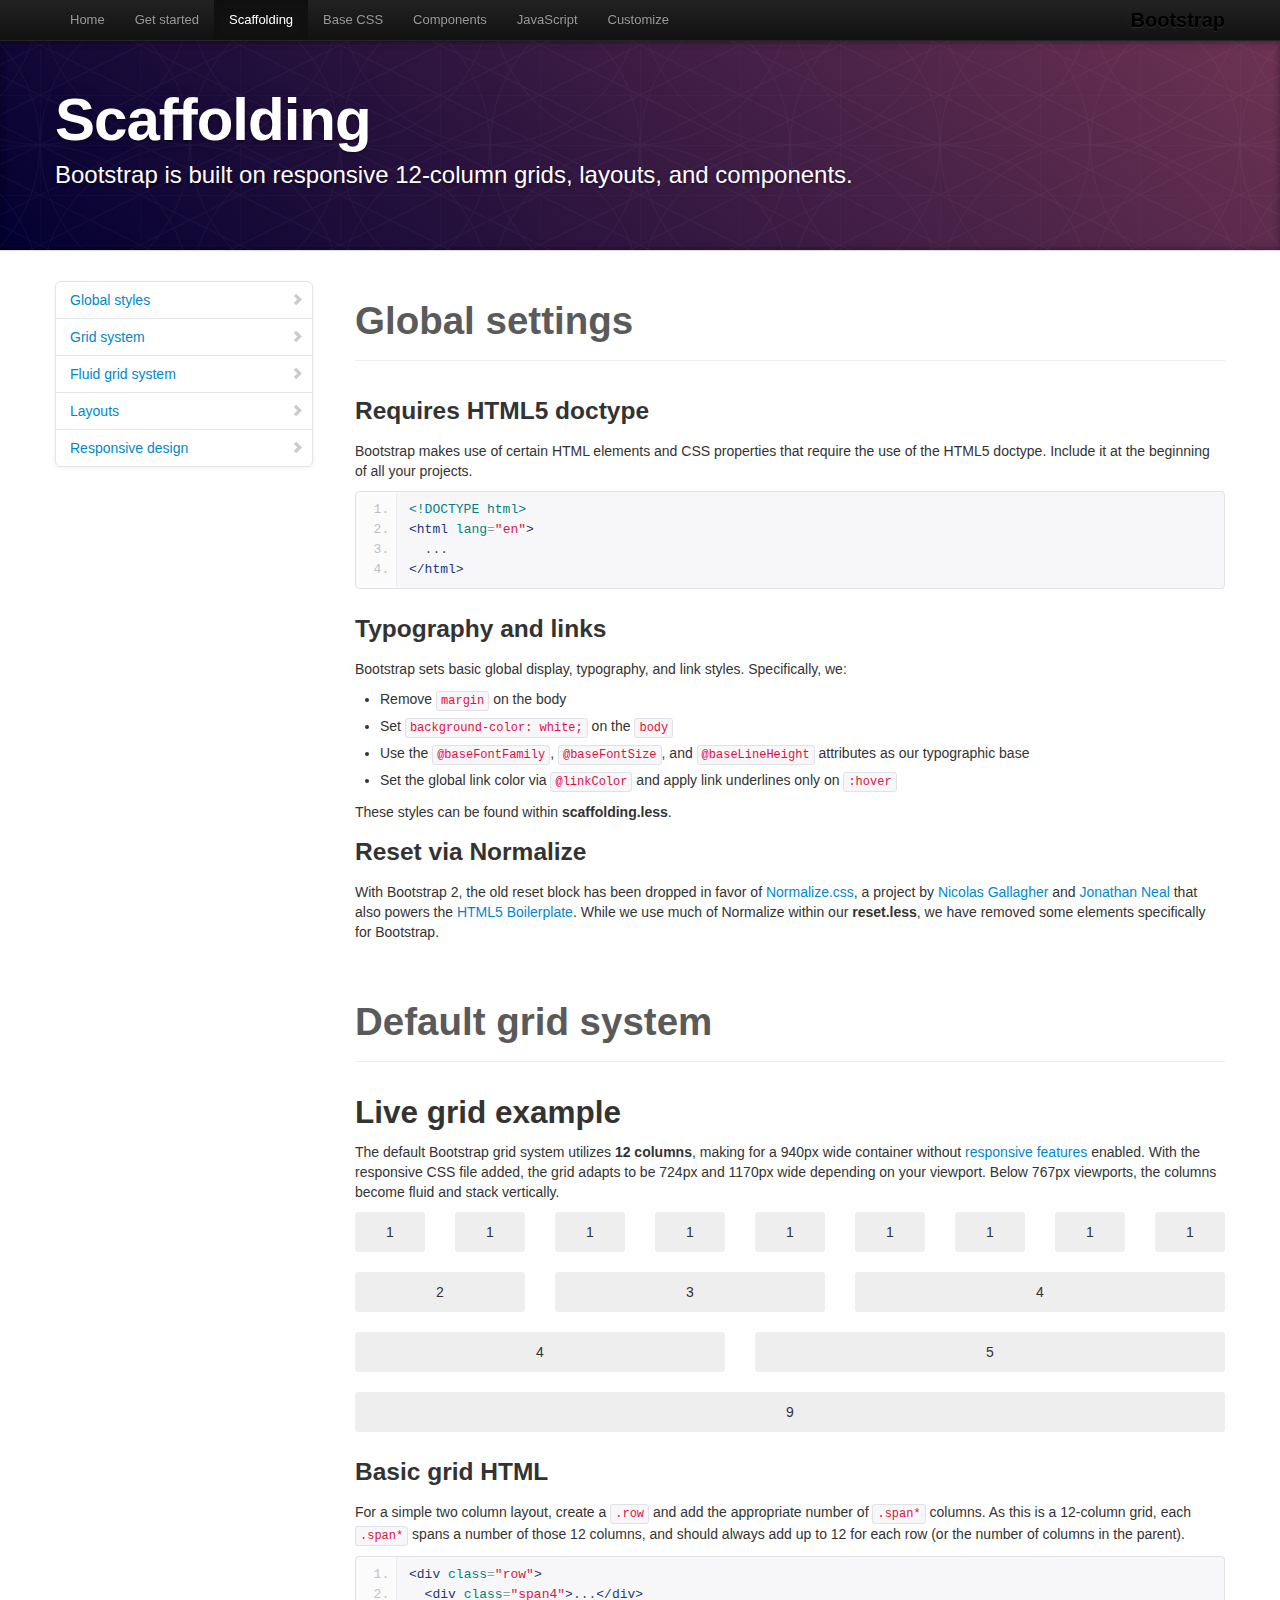
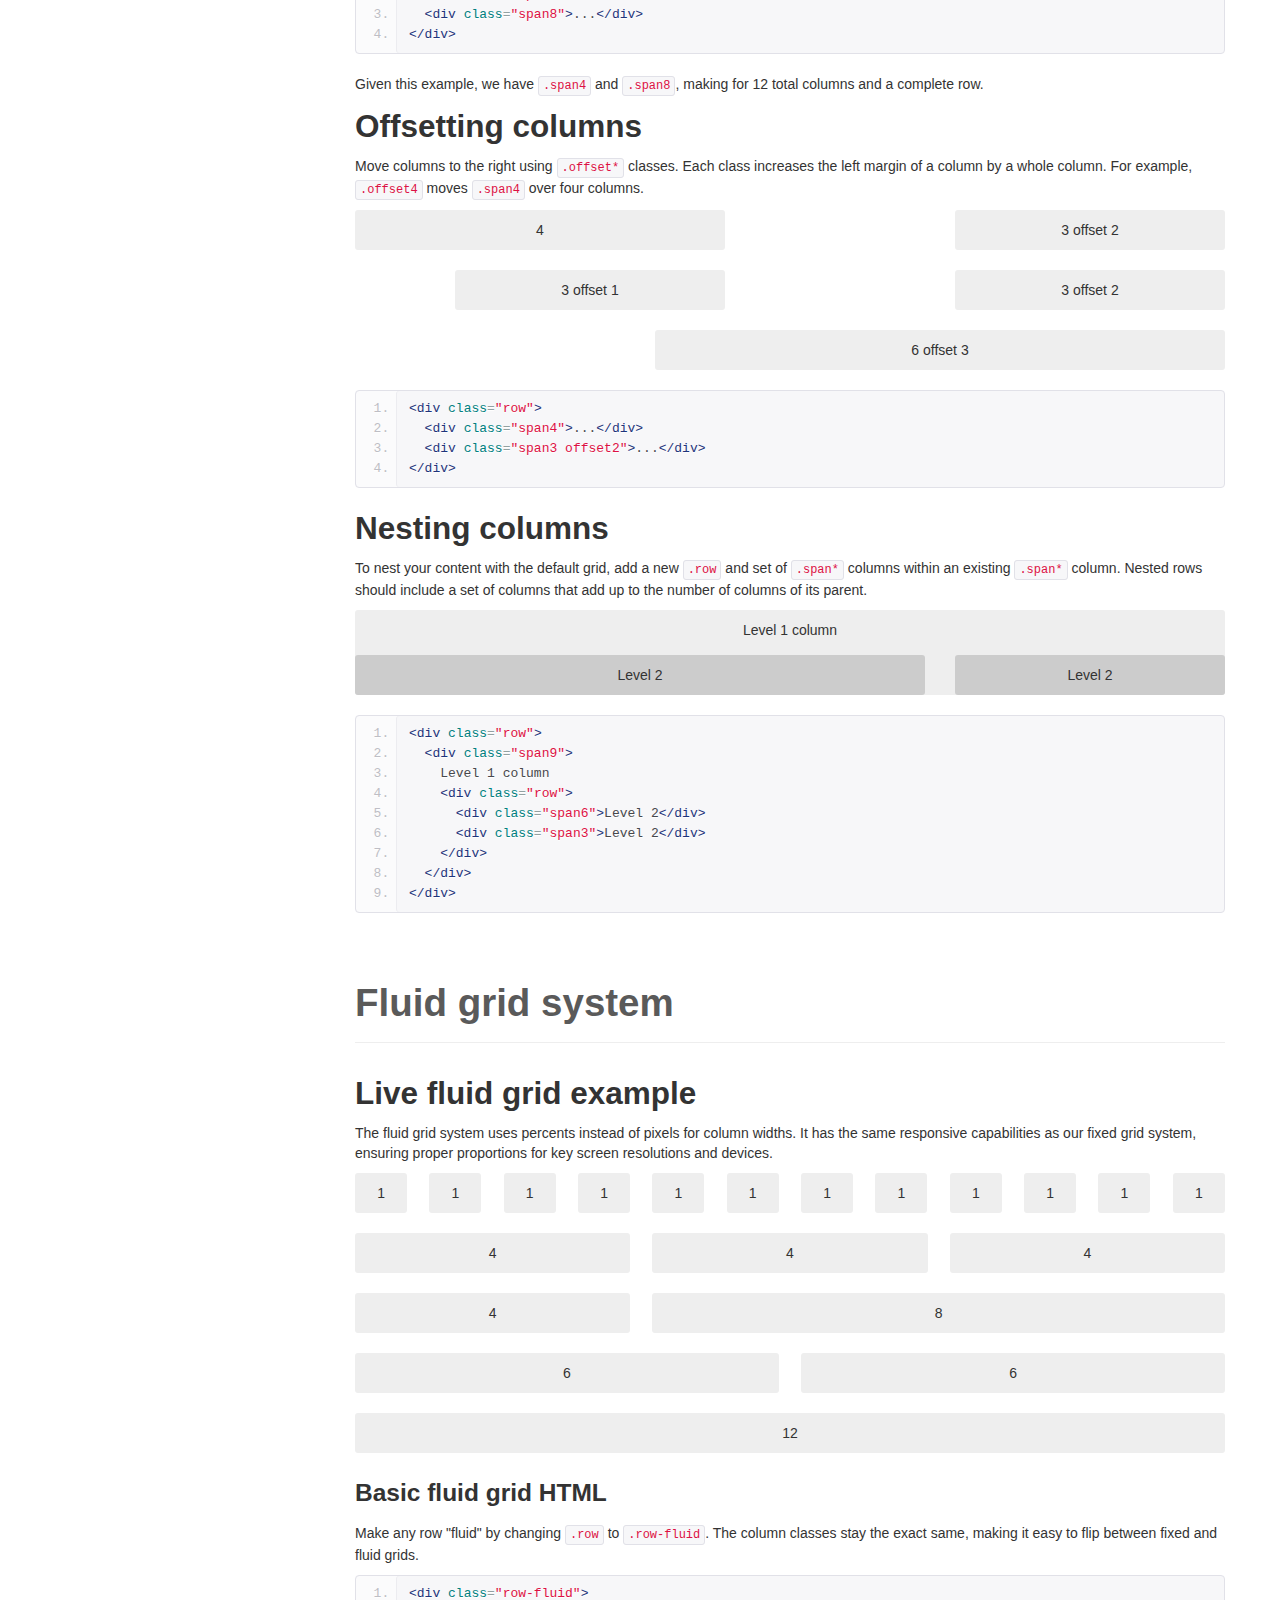
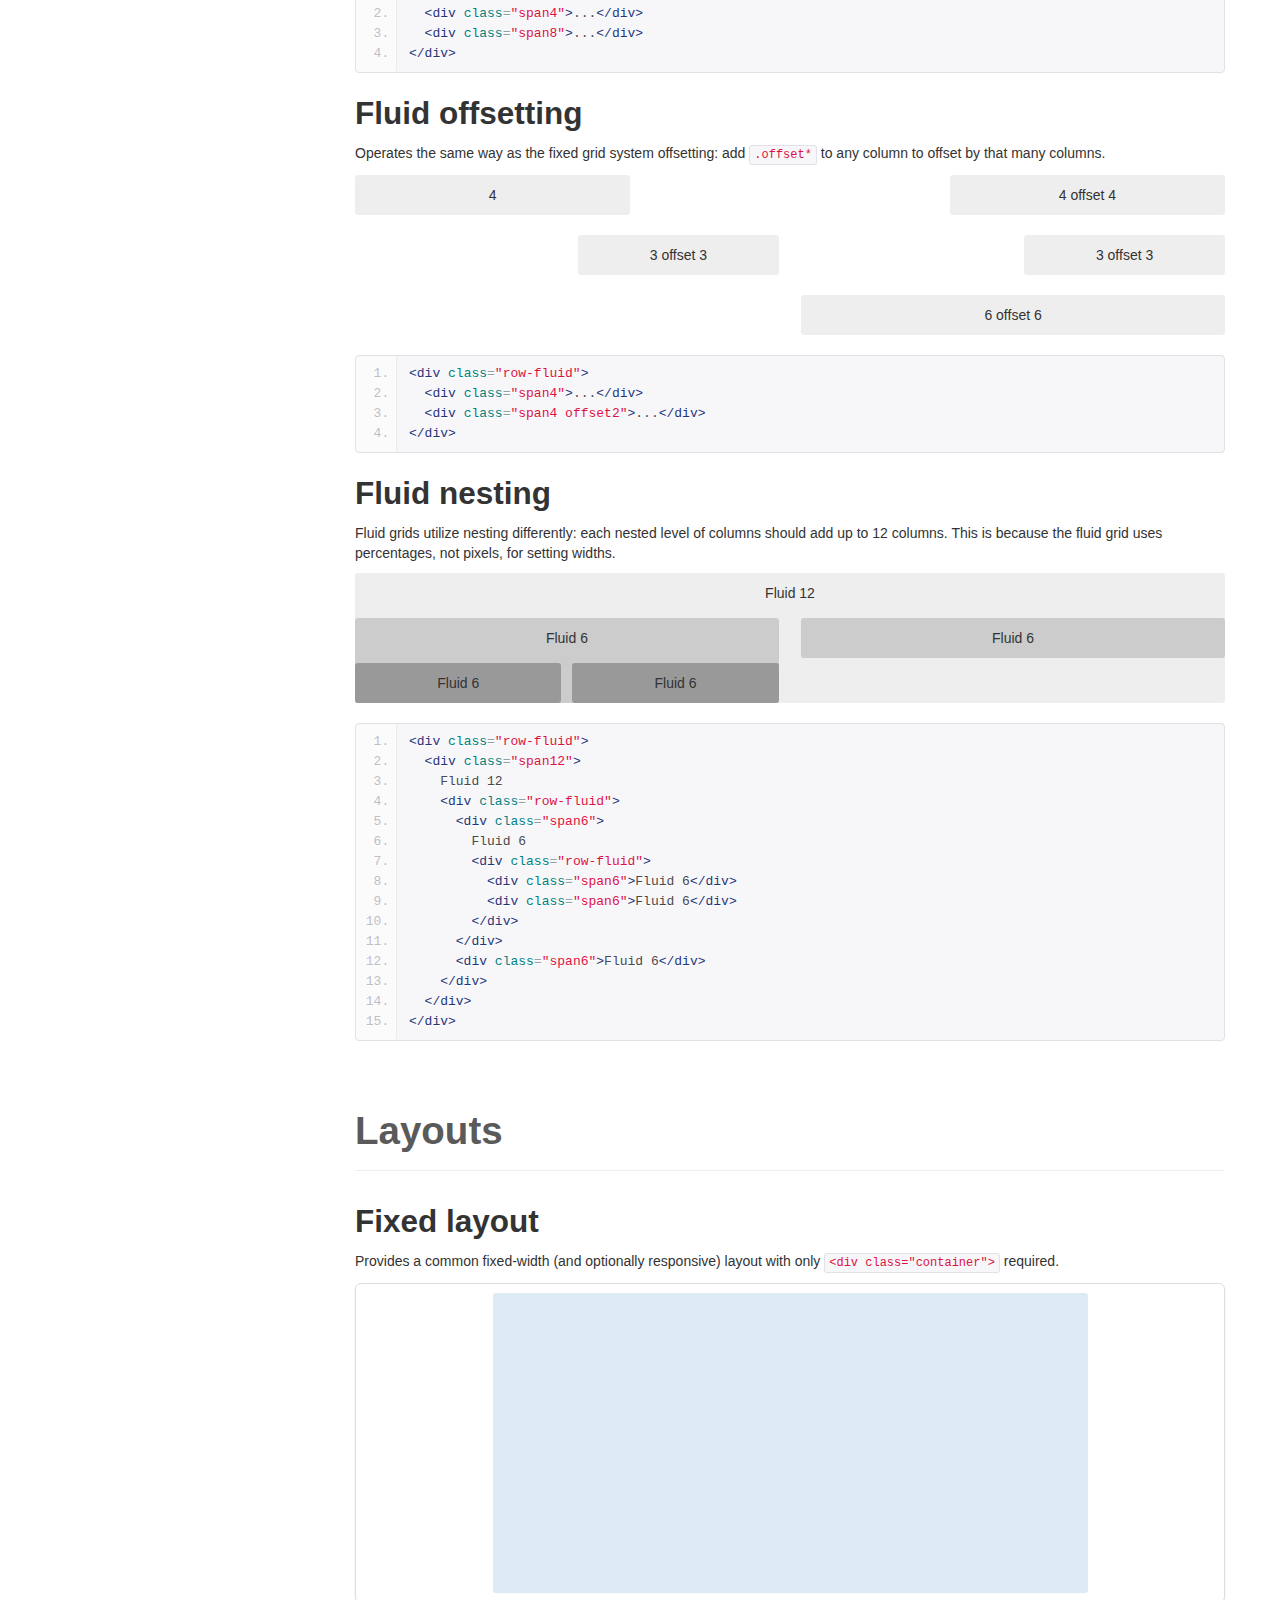
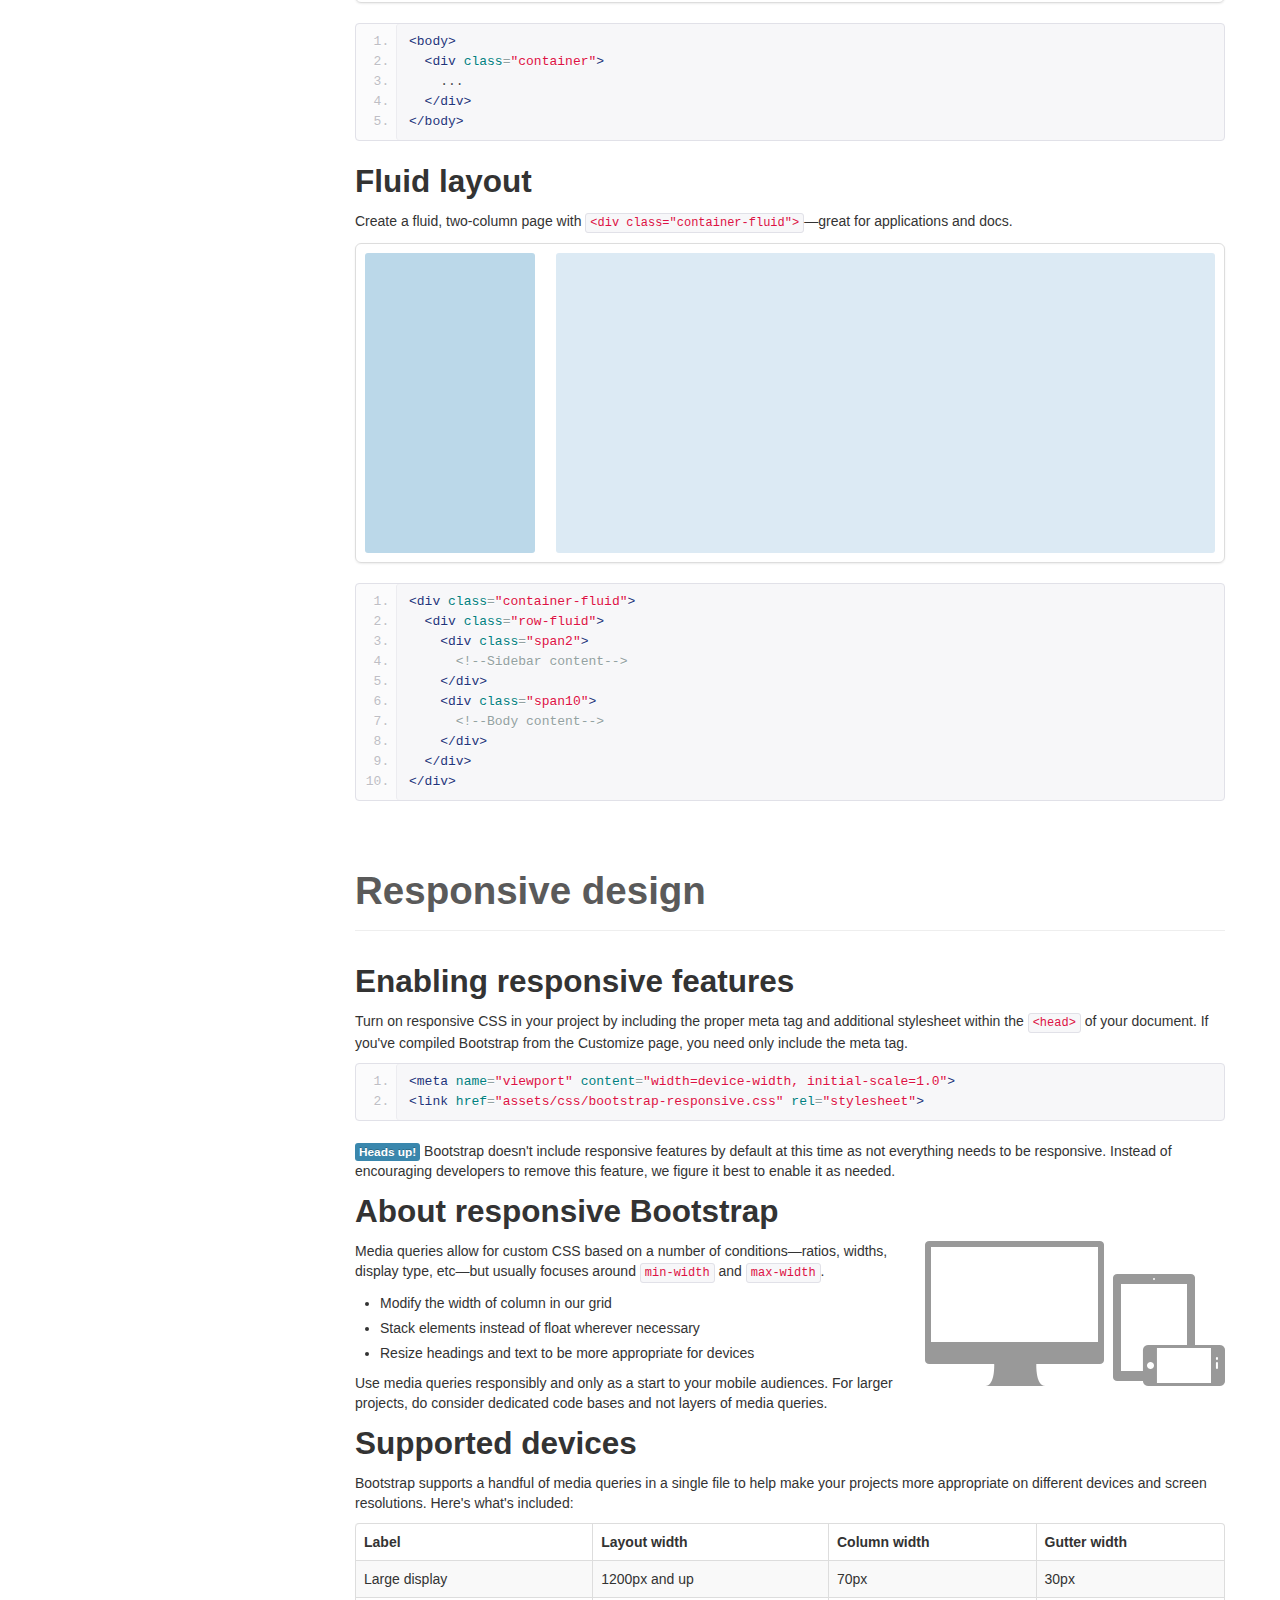
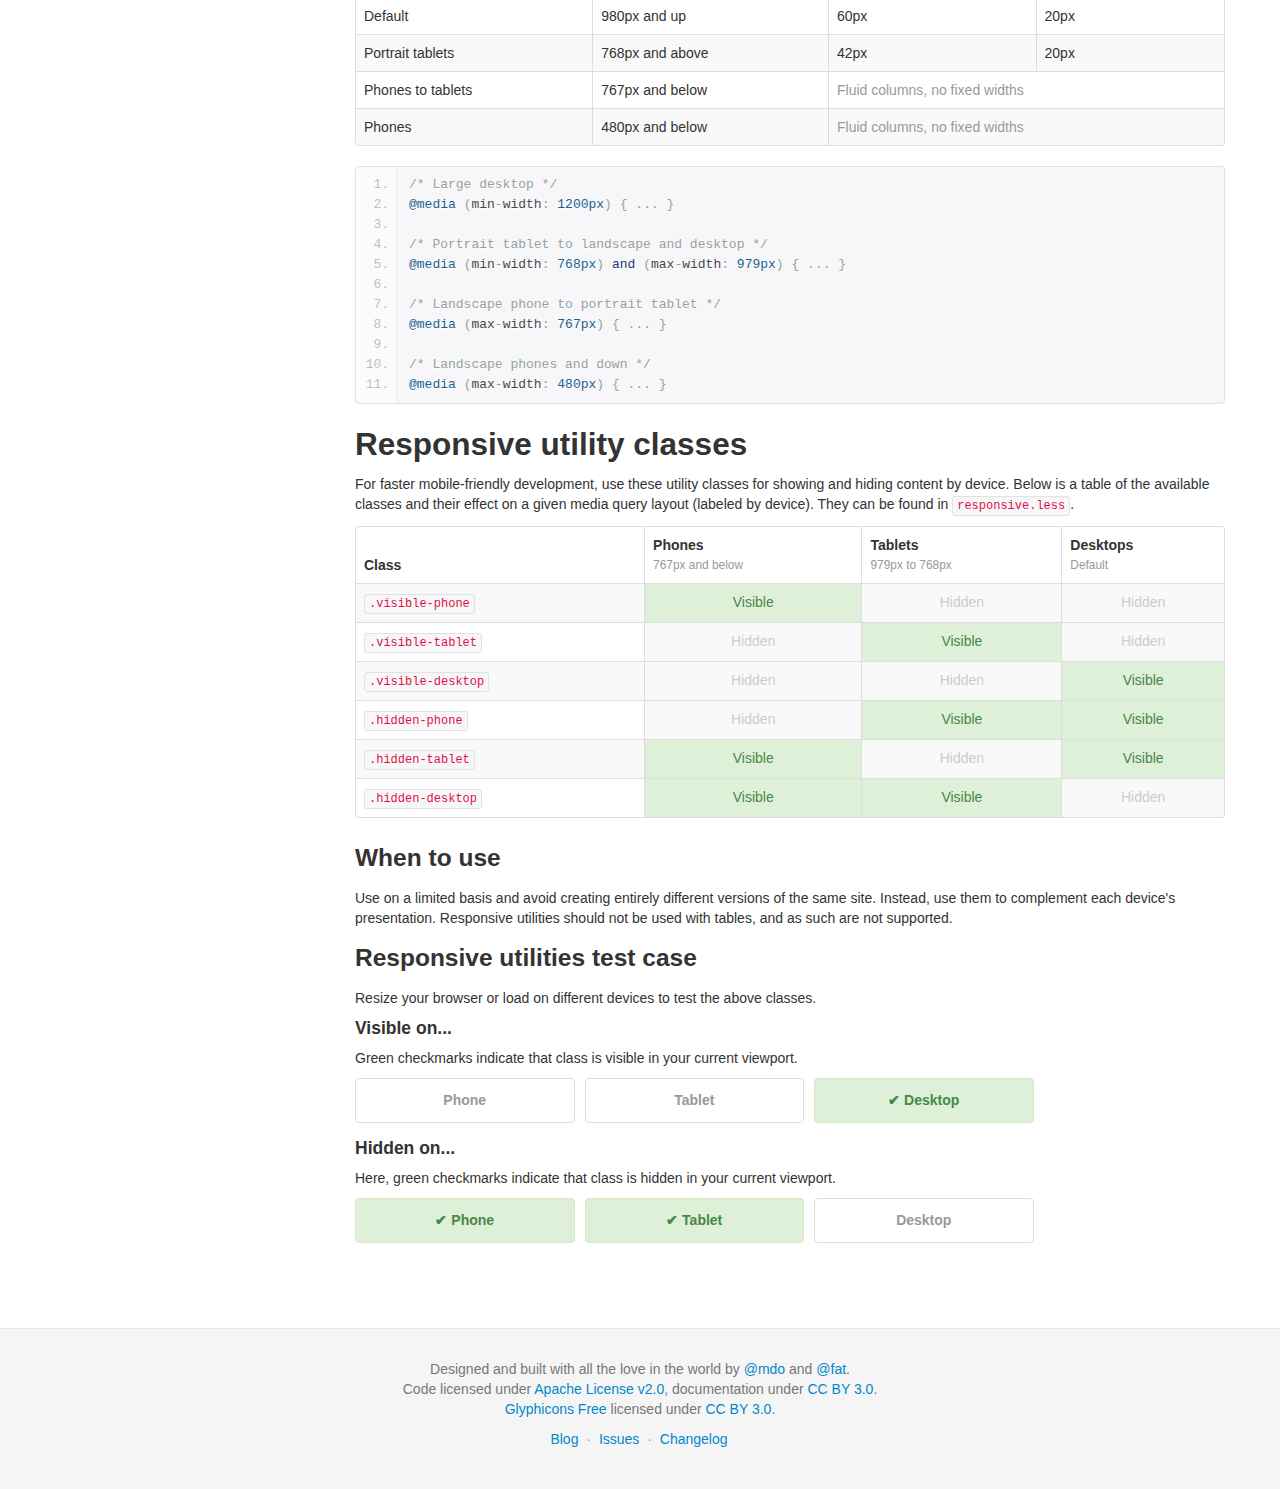
<file: deps/bootstrap/docs/scaffolding.html>
<!DOCTYPE html>
<html lang="en">
  <head>
    <meta charset="utf-8">
    <title>Scaffolding · Bootstrap</title>
    <meta name="viewport" content="width=device-width, initial-scale=1.0">
    <meta name="description" content="">
    <meta name="author" content="">

    <!-- Le styles -->
    <link href="assets/css/bootstrap.css" rel="stylesheet">
    <link href="assets/css/bootstrap-responsive.css" rel="stylesheet">
    <link href="assets/css/docs.css" rel="stylesheet">
    <link href="assets/js/google-code-prettify/prettify.css" rel="stylesheet">

    <!-- Le HTML5 shim, for IE6-8 support of HTML5 elements -->
    <!--[if lt IE 9]>
      <script src="assets/js/html5shiv.js"></script>
    <![endif]-->

    <!-- Le fav and touch icons -->
    <link rel="apple-touch-icon-precomposed" sizes="144x144" href="assets/ico/apple-touch-icon-144-precomposed.png">
    <link rel="apple-touch-icon-precomposed" sizes="114x114" href="assets/ico/apple-touch-icon-114-precomposed.png">
      <link rel="apple-touch-icon-precomposed" sizes="72x72" href="assets/ico/apple-touch-icon-72-precomposed.png">
                    <link rel="apple-touch-icon-precomposed" href="assets/ico/apple-touch-icon-57-precomposed.png">
                                   <link rel="shortcut icon" href="assets/ico/favicon.png">

    <script type="text/javascript">
      var _gaq = _gaq || [];
      _gaq.push(['_setAccount', 'UA-146052-10']);
      _gaq.push(['_trackPageview']);
      (function() {
        var ga = document.createElement('script'); ga.type = 'text/javascript'; ga.async = true;
        ga.src = ('https:' == document.location.protocol ? 'https://ssl' : 'http://www') + '.google-analytics.com/ga.js';
        var s = document.getElementsByTagName('script')[0]; s.parentNode.insertBefore(ga, s);
      })();
    </script>
  </head>

  <body data-spy="scroll" data-target=".bs-docs-sidebar">

    <!-- Navbar
    ================================================== -->
    <div class="navbar navbar-inverse navbar-fixed-top">
      <div class="navbar-inner">
        <div class="container">
          <button type="button" class="btn btn-navbar" data-toggle="collapse" data-target=".nav-collapse">
            <span class="icon-bar"></span>
            <span class="icon-bar"></span>
            <span class="icon-bar"></span>
          </button>
          <a class="brand" href="./index.html">Bootstrap</a>
          <div class="nav-collapse collapse">
            <ul class="nav">
              <li class="">
                <a href="./index.html">Home</a>
              </li>
              <li class="">
                <a href="./getting-started.html">Get started</a>
              </li>
              <li class="active">
                <a href="./scaffolding.html">Scaffolding</a>
              </li>
              <li class="">
                <a href="./base-css.html">Base CSS</a>
              </li>
              <li class="">
                <a href="./components.html">Components</a>
              </li>
              <li class="">
                <a href="./javascript.html">JavaScript</a>
              </li>
              <li class="">
                <a href="./customize.html">Customize</a>
              </li>
            </ul>
          </div>
        </div>
      </div>
    </div>

<!-- Subhead
================================================== -->
<header class="jumbotron subhead" id="overview">
  <div class="container">
    <h1>Scaffolding</h1>
    <p class="lead">Bootstrap is built on responsive 12-column grids, layouts, and components.</p>
  </div>
</header>

  <div class="container">

    <!-- Docs nav
    ================================================== -->
    <div class="row">
      <div class="span3 bs-docs-sidebar">
        <ul class="nav nav-list bs-docs-sidenav">
          <li><a href="#global"><i class="icon-chevron-right"></i> Global styles</a></li>
          <li><a href="#gridSystem"><i class="icon-chevron-right"></i> Grid system</a></li>
          <li><a href="#fluidGridSystem"><i class="icon-chevron-right"></i> Fluid grid system</a></li>
          <li><a href="#layouts"><i class="icon-chevron-right"></i> Layouts</a></li>
          <li><a href="#responsive"><i class="icon-chevron-right"></i> Responsive design</a></li>
        </ul>
      </div>
      <div class="span9">



        <!-- Global Bootstrap settings
        ================================================== -->
        <section id="global">
          <div class="page-header">
            <h1>Global settings</h1>
          </div>

          <h3>Requires HTML5 doctype</h3>
          <p>Bootstrap makes use of certain HTML elements and CSS properties that require the use of the HTML5 doctype. Include it at the beginning of all your projects.</p>
<pre class="prettyprint linenums">
&lt;!DOCTYPE html&gt;
&lt;html lang="en"&gt;
  ...
&lt;/html&gt;
</pre>

          <h3>Typography and links</h3>
          <p>Bootstrap sets basic global display, typography, and link styles. Specifically, we:</p>
          <ul>
            <li>Remove <code>margin</code> on the body</li>
            <li>Set <code>background-color: white;</code> on the <code>body</code></li>
            <li>Use the <code>@baseFontFamily</code>, <code>@baseFontSize</code>, and <code>@baseLineHeight</code> attributes as our typographic base</li>
            <li>Set the global link color via <code>@linkColor</code> and apply link underlines only on <code>:hover</code></li>
          </ul>
          <p>These styles can be found within <strong>scaffolding.less</strong>.</p>

          <h3>Reset via Normalize</h3>
          <p>With Bootstrap 2, the old reset block has been dropped in favor of <a href="http://necolas.github.com/normalize.css/" target="_blank">Normalize.css</a>, a project by <a href="http://twitter.com/necolas" target="_blank">Nicolas Gallagher</a> and <a href="http://twitter.com/jon_neal" target="_blank">Jonathan Neal</a> that also powers the <a href="http://html5boilerplate.com" target="_blank">HTML5 Boilerplate</a>. While we use much of Normalize within our <strong>reset.less</strong>, we have removed some elements specifically for Bootstrap.</p>

        </section>




        <!-- Grid system
        ================================================== -->
        <section id="gridSystem">
          <div class="page-header">
            <h1>Default grid system</h1>
          </div>

          <h2>Live grid example</h2>
          <p>The default Bootstrap grid system utilizes <strong>12 columns</strong>, making for a 940px wide container without <a href="./scaffolding.html#responsive">responsive features</a> enabled. With the responsive CSS file added, the grid adapts to be 724px and 1170px wide depending on your viewport. Below 767px viewports, the columns become fluid and stack vertically.</p>
          <div class="bs-docs-grid">
            <div class="row show-grid">
              <div class="span1">1</div>
              <div class="span1">1</div>
              <div class="span1">1</div>
              <div class="span1">1</div>
              <div class="span1">1</div>
              <div class="span1">1</div>
              <div class="span1">1</div>
              <div class="span1">1</div>
              <div class="span1">1</div>
            </div>
            <div class="row show-grid">
              <div class="span2">2</div>
              <div class="span3">3</div>
              <div class="span4">4</div>
            </div>
            <div class="row show-grid">
              <div class="span4">4</div>
              <div class="span5">5</div>
            </div>
            <div class="row show-grid">
              <div class="span9">9</div>
            </div>
          </div>

          <h3>Basic grid HTML</h3>
          <p>For a simple two column layout, create a <code>.row</code> and add the appropriate number of <code>.span*</code> columns. As this is a 12-column grid, each <code>.span*</code> spans a number of those 12 columns, and should always add up to 12 for each row (or the number of columns in the parent).</p>
<pre class="prettyprint linenums">
&lt;div class="row"&gt;
  &lt;div class="span4"&gt;...&lt;/div&gt;
  &lt;div class="span8"&gt;...&lt;/div&gt;
&lt;/div&gt;
</pre>
          <p>Given this example, we have <code>.span4</code> and <code>.span8</code>, making for 12 total columns and a complete row.</p>

          <h2>Offsetting columns</h2>
          <p>Move columns to the right using <code>.offset*</code> classes. Each class increases the left margin of a column by a whole column. For example, <code>.offset4</code> moves <code>.span4</code> over four columns.</p>
          <div class="bs-docs-grid">
            <div class="row show-grid">
              <div class="span4">4</div>
              <div class="span3 offset2">3 offset 2</div>
            </div><!-- /row -->
            <div class="row show-grid">
              <div class="span3 offset1">3 offset 1</div>
              <div class="span3 offset2">3 offset 2</div>
            </div><!-- /row -->
            <div class="row show-grid">
              <div class="span6 offset3">6 offset 3</div>
            </div><!-- /row -->
          </div>
<pre class="prettyprint linenums">
&lt;div class="row"&gt;
  &lt;div class="span4"&gt;...&lt;/div&gt;
  &lt;div class="span3 offset2"&gt;...&lt;/div&gt;
&lt;/div&gt;
</pre>

          <h2>Nesting columns</h2>
          <p>To nest your content with the default grid, add a new <code>.row</code> and set of <code>.span*</code> columns within an existing <code>.span*</code> column. Nested rows should include a set of columns that add up to the number of columns of its parent.</p>
          <div class="row show-grid">
            <div class="span9">
              Level 1 column
              <div class="row show-grid">
                <div class="span6">
                  Level 2
                </div>
                <div class="span3">
                  Level 2
                </div>
              </div>
            </div>
          </div>
<pre class="prettyprint linenums">
&lt;div class="row"&gt;
  &lt;div class="span9"&gt;
    Level 1 column
    &lt;div class="row"&gt;
      &lt;div class="span6"&gt;Level 2&lt;/div&gt;
      &lt;div class="span3"&gt;Level 2&lt;/div&gt;
    &lt;/div&gt;
  &lt;/div&gt;
&lt;/div&gt;
</pre>
        </section>



        <!-- Fluid grid system
        ================================================== -->
        <section id="fluidGridSystem">
          <div class="page-header">
            <h1>Fluid grid system</h1>
          </div>

          <h2>Live fluid grid example</h2>
          <p>The fluid grid system uses percents instead of pixels for column widths. It has the same responsive capabilities as our fixed grid system, ensuring proper proportions for key screen resolutions and devices.</p>
          <div class="bs-docs-grid">
            <div class="row-fluid show-grid">
              <div class="span1">1</div>
              <div class="span1">1</div>
              <div class="span1">1</div>
              <div class="span1">1</div>
              <div class="span1">1</div>
              <div class="span1">1</div>
              <div class="span1">1</div>
              <div class="span1">1</div>
              <div class="span1">1</div>
              <div class="span1">1</div>
              <div class="span1">1</div>
              <div class="span1">1</div>
            </div>
            <div class="row-fluid show-grid">
              <div class="span4">4</div>
              <div class="span4">4</div>
              <div class="span4">4</div>
            </div>
            <div class="row-fluid show-grid">
              <div class="span4">4</div>
              <div class="span8">8</div>
            </div>
            <div class="row-fluid show-grid">
              <div class="span6">6</div>
              <div class="span6">6</div>
            </div>
            <div class="row-fluid show-grid">
              <div class="span12">12</div>
            </div>
          </div>

          <h3>Basic fluid grid HTML</h3>
          <p>Make any row "fluid" by changing <code>.row</code> to <code>.row-fluid</code>. The column classes stay the exact same, making it easy to flip between fixed and fluid grids.</p>
<pre class="prettyprint linenums">
&lt;div class="row-fluid"&gt;
  &lt;div class="span4"&gt;...&lt;/div&gt;
  &lt;div class="span8"&gt;...&lt;/div&gt;
&lt;/div&gt;
</pre>

          <h2>Fluid offsetting</h2>
          <p>Operates the same way as the fixed grid system offsetting: add <code>.offset*</code> to any column to offset by that many columns.</p>
          <div class="bs-docs-grid">
            <div class="row-fluid show-grid">
              <div class="span4">4</div>
              <div class="span4 offset4">4 offset 4</div>
            </div><!-- /row -->
            <div class="row-fluid show-grid">
              <div class="span3 offset3">3 offset 3</div>
              <div class="span3 offset3">3 offset 3</div>
            </div><!-- /row -->
            <div class="row-fluid show-grid">
              <div class="span6 offset6">6 offset 6</div>
            </div><!-- /row -->
          </div>
<pre class="prettyprint linenums">
&lt;div class="row-fluid"&gt;
  &lt;div class="span4"&gt;...&lt;/div&gt;
  &lt;div class="span4 offset2"&gt;...&lt;/div&gt;
&lt;/div&gt;
</pre>

          <h2>Fluid nesting</h2>
          <p>Fluid grids utilize nesting differently: each nested level of columns should add up to 12 columns. This is because the fluid grid uses percentages, not pixels, for setting widths.</p>
          <div class="row-fluid show-grid">
            <div class="span12">
              Fluid 12
              <div class="row-fluid show-grid">
                <div class="span6">
                  Fluid 6
                  <div class="row-fluid show-grid">
                    <div class="span6">
                      Fluid 6
                    </div>
                    <div class="span6">
                      Fluid 6
                    </div>
                  </div>
                </div>
                <div class="span6">
                  Fluid 6
                </div>
              </div>
            </div>
          </div>
<pre class="prettyprint linenums">
&lt;div class="row-fluid"&gt;
  &lt;div class="span12"&gt;
    Fluid 12
    &lt;div class="row-fluid"&gt;
      &lt;div class="span6"&gt;
        Fluid 6
        &lt;div class="row-fluid"&gt;
          &lt;div class="span6"&gt;Fluid 6&lt;/div&gt;
          &lt;div class="span6"&gt;Fluid 6&lt;/div&gt;
        &lt;/div&gt;
      &lt;/div&gt;
      &lt;div class="span6"&gt;Fluid 6&lt;/div&gt;
    &lt;/div&gt;
  &lt;/div&gt;
&lt;/div&gt;
</pre>

        </section>




        <!-- Layouts (Default and fluid)
        ================================================== -->
        <section id="layouts">
          <div class="page-header">
            <h1>Layouts</h1>
          </div>

          <h2>Fixed layout</h2>
          <p>Provides a common fixed-width (and optionally responsive) layout with only <code>&lt;div class="container"&gt;</code> required.</p>
          <div class="mini-layout">
            <div class="mini-layout-body"></div>
          </div>
<pre class="prettyprint linenums">
&lt;body&gt;
  &lt;div class="container"&gt;
    ...
  &lt;/div&gt;
&lt;/body&gt;
</pre>

          <h2>Fluid layout</h2>
          <p>Create a fluid, two-column page with <code>&lt;div class="container-fluid"&gt;</code>&mdash;great for applications and docs.</p>
          <div class="mini-layout fluid">
            <div class="mini-layout-sidebar"></div>
            <div class="mini-layout-body"></div>
          </div>
<pre class="prettyprint linenums">
&lt;div class="container-fluid"&gt;
  &lt;div class="row-fluid"&gt;
    &lt;div class="span2"&gt;
      &lt;!--Sidebar content--&gt;
    &lt;/div&gt;
    &lt;div class="span10"&gt;
      &lt;!--Body content--&gt;
    &lt;/div&gt;
  &lt;/div&gt;
&lt;/div&gt;
</pre>
        </section>




        <!-- Responsive design
        ================================================== -->
        <section id="responsive">
          <div class="page-header">
            <h1>Responsive design</h1>
          </div>

          <h2>Enabling responsive features</h2>
          <p>Turn on responsive CSS in your project by including the proper meta tag and additional stylesheet within the <code>&lt;head&gt;</code> of your document. If you've compiled Bootstrap from the Customize page, you need only include the meta tag.</p>
<pre class="prettyprint linenums">
&lt;meta name="viewport" content="width=device-width, initial-scale=1.0"&gt;
&lt;link href="assets/css/bootstrap-responsive.css" rel="stylesheet"&gt;
</pre>
          <p><span class="label label-info">Heads up!</span>  Bootstrap doesn't include responsive features by default at this time as not everything needs to be responsive. Instead of encouraging developers to remove this feature, we figure it best to enable it as needed.</p>

          <h2>About responsive Bootstrap</h2>
          <img src="assets/img/responsive-illustrations.png" alt="Responsive devices" style="float: right; margin: 0 0 20px 20px;">
          <p>Media queries allow for custom CSS based on a number of conditions&mdash;ratios, widths, display type, etc&mdash;but usually focuses around <code>min-width</code> and <code>max-width</code>.</p>
          <ul>
            <li>Modify the width of column in our grid</li>
            <li>Stack elements instead of float wherever necessary</li>
            <li>Resize headings and text to be more appropriate for devices</li>
          </ul>
          <p>Use media queries responsibly and only as a start to your mobile audiences. For larger projects, do consider dedicated code bases and not layers of media queries.</p>

          <h2>Supported devices</h2>
          <p>Bootstrap supports a handful of media queries in a single file to help make your projects more appropriate on different devices and screen resolutions. Here's what's included:</p>
          <table class="table table-bordered table-striped">
            <thead>
              <tr>
                <th>Label</th>
                <th>Layout width</th>
                <th>Column width</th>
                <th>Gutter width</th>
              </tr>
            </thead>
            <tbody>
              <tr>
                <td>Large display</td>
                <td>1200px and up</td>
                <td>70px</td>
                <td>30px</td>
              </tr>
              <tr>
                <td>Default</td>
                <td>980px and up</td>
                <td>60px</td>
                <td>20px</td>
              </tr>
              <tr>
                <td>Portrait tablets</td>
                <td>768px and above</td>
                <td>42px</td>
                <td>20px</td>
              </tr>
              <tr>
                <td>Phones to tablets</td>
                <td>767px and below</td>
                <td class="muted" colspan="2">Fluid columns, no fixed widths</td>
              </tr>
              <tr>
                <td>Phones</td>
                <td>480px and below</td>
                <td class="muted" colspan="2">Fluid columns, no fixed widths</td>
              </tr>
            </tbody>
          </table>
<pre class="prettyprint linenums">
/* Large desktop */
@media (min-width: 1200px) { ... }

/* Portrait tablet to landscape and desktop */
@media (min-width: 768px) and (max-width: 979px) { ... }

/* Landscape phone to portrait tablet */
@media (max-width: 767px) { ... }

/* Landscape phones and down */
@media (max-width: 480px) { ... }
</pre>


          <h2>Responsive utility classes</h2>
          <p>For faster mobile-friendly development, use these utility classes for showing and hiding content by device. Below is a table of the available classes and their effect on a given media query layout (labeled by device). They can be found in <code>responsive.less</code>.</p>
          <table class="table table-bordered table-striped responsive-utilities">
            <thead>
              <tr>
                <th>Class</th>
                <th>Phones <small>767px and below</small></th>
                <th>Tablets <small>979px to 768px</small></th>
                <th>Desktops <small>Default</small></th>
              </tr>
            </thead>
            <tbody>
              <tr>
                <th><code>.visible-phone</code></th>
                <td class="is-visible">Visible</td>
                <td class="is-hidden">Hidden</td>
                <td class="is-hidden">Hidden</td>
              </tr>
              <tr>
                <th><code>.visible-tablet</code></th>
                <td class="is-hidden">Hidden</td>
                <td class="is-visible">Visible</td>
                <td class="is-hidden">Hidden</td>
              </tr>
              <tr>
                <th><code>.visible-desktop</code></th>
                <td class="is-hidden">Hidden</td>
                <td class="is-hidden">Hidden</td>
                <td class="is-visible">Visible</td>
              </tr>
              <tr>
                <th><code>.hidden-phone</code></th>
                <td class="is-hidden">Hidden</td>
                <td class="is-visible">Visible</td>
                <td class="is-visible">Visible</td>
              </tr>
              <tr>
                <th><code>.hidden-tablet</code></th>
                <td class="is-visible">Visible</td>
                <td class="is-hidden">Hidden</td>
                <td class="is-visible">Visible</td>
              </tr>
              <tr>
                <th><code>.hidden-desktop</code></th>
                <td class="is-visible">Visible</td>
                <td class="is-visible">Visible</td>
                <td class="is-hidden">Hidden</td>
              </tr>
            </tbody>
          </table>

          <h3>When to use</h3>
          <p>Use on a limited basis and avoid creating entirely different versions of the same site. Instead, use them to complement each device's presentation. Responsive utilities should not be used with tables, and as such are not supported.</p>

          <h3>Responsive utilities test case</h3>
          <p>Resize your browser or load on different devices to test the above classes.</p>
          <h4>Visible on...</h4>
          <p>Green checkmarks indicate that class is visible in your current viewport.</p>
          <ul class="responsive-utilities-test">
            <li>Phone<span class="visible-phone">&#10004; Phone</span></li>
            <li>Tablet<span class="visible-tablet">&#10004; Tablet</span></li>
            <li>Desktop<span class="visible-desktop">&#10004; Desktop</span></li>
          </ul>
          <h4>Hidden on...</h4>
          <p>Here, green checkmarks indicate that class is hidden in your current viewport.</p>
          <ul class="responsive-utilities-test hidden-on">
            <li>Phone<span class="hidden-phone">&#10004; Phone</span></li>
            <li>Tablet<span class="hidden-tablet">&#10004; Tablet</span></li>
            <li>Desktop<span class="hidden-desktop">&#10004; Desktop</span></li>
          </ul>

        </section>



      </div>
    </div>

  </div>



    <!-- Footer
    ================================================== -->
    <footer class="footer">
      <div class="container">
        <p>Designed and built with all the love in the world by <a href="http://twitter.com/mdo" target="_blank">@mdo</a> and <a href="http://twitter.com/fat" target="_blank">@fat</a>.</p>
        <p>Code licensed under <a href="http://www.apache.org/licenses/LICENSE-2.0" target="_blank">Apache License v2.0</a>, documentation under <a href="http://creativecommons.org/licenses/by/3.0/">CC BY 3.0</a>.</p>
        <p><a href="http://glyphicons.com">Glyphicons Free</a> licensed under <a href="http://creativecommons.org/licenses/by/3.0/">CC BY 3.0</a>.</p>
        <ul class="footer-links">
          <li><a href="http://blog.getbootstrap.com">Blog</a></li>
          <li class="muted">&middot;</li>
          <li><a href="https://github.com/twitter/bootstrap/issues?state=open">Issues</a></li>
          <li class="muted">&middot;</li>
          <li><a href="https://github.com/twitter/bootstrap/blob/master/CHANGELOG.md">Changelog</a></li>
        </ul>
      </div>
    </footer>



    <!-- Le javascript
    ================================================== -->
    <!-- Placed at the end of the document so the pages load faster -->
    <script type="text/javascript" src="http://platform.twitter.com/widgets.js"></script>
    <script src="assets/js/jquery.js"></script>
    <script src="assets/js/bootstrap-transition.js"></script>
    <script src="assets/js/bootstrap-alert.js"></script>
    <script src="assets/js/bootstrap-modal.js"></script>
    <script src="assets/js/bootstrap-dropdown.js"></script>
    <script src="assets/js/bootstrap-scrollspy.js"></script>
    <script src="assets/js/bootstrap-tab.js"></script>
    <script src="assets/js/bootstrap-tooltip.js"></script>
    <script src="assets/js/bootstrap-popover.js"></script>
    <script src="assets/js/bootstrap-button.js"></script>
    <script src="assets/js/bootstrap-collapse.js"></script>
    <script src="assets/js/bootstrap-carousel.js"></script>
    <script src="assets/js/bootstrap-typeahead.js"></script>
    <script src="assets/js/bootstrap-affix.js"></script>

    <script src="assets/js/holder/holder.js"></script>
    <script src="assets/js/google-code-prettify/prettify.js"></script>

    <script src="assets/js/application.js"></script>


    <!-- Analytics
    ================================================== -->
    <script>
      var _gauges = _gauges || [];
      (function() {
        var t   = document.createElement('script');
        t.type  = 'text/javascript';
        t.async = true;
        t.id    = 'gauges-tracker';
        t.setAttribute('data-site-id', '4f0dc9fef5a1f55508000013');
        t.src = '//secure.gaug.es/track.js';
        var s = document.getElementsByTagName('script')[0];
        s.parentNode.insertBefore(t, s);
      })();
    </script>

  </body>
</html>
</file>
<file: deps/bootstrap/docs/assets/js/google-code-prettify/prettify.css>
.com { color: #93a1a1; }
.lit { color: #195f91; }
.pun, .opn, .clo { color: #93a1a1; }
.fun { color: #dc322f; }
.str, .atv { color: #D14; }
.kwd, .prettyprint .tag { color: #1e347b; }
.typ, .atn, .dec, .var { color: teal; }
.pln { color: #48484c; }

.prettyprint {
  padding: 8px;
  background-color: #f7f7f9;
  border: 1px solid #e1e1e8;
}
.prettyprint.linenums {
  -webkit-box-shadow: inset 40px 0 0 #fbfbfc, inset 41px 0 0 #ececf0;
     -moz-box-shadow: inset 40px 0 0 #fbfbfc, inset 41px 0 0 #ececf0;
          box-shadow: inset 40px 0 0 #fbfbfc, inset 41px 0 0 #ececf0;
}

/* Specify class=linenums on a pre to get line numbering */
ol.linenums {
  margin: 0 0 0 33px; /* IE indents via margin-left */
}
ol.linenums li {
  padding-left: 12px;
  color: #bebec5;
  line-height: 20px;
  text-shadow: 0 1px 0 #fff;
}
</file>
<file: deps/bootstrap/docs/assets/css/docs.css>
/* Add additional stylesheets below
-------------------------------------------------- */
/*
  Bootstrap's documentation styles
  Special styles for presenting Bootstrap's documentation and examples
*/



/* Body and structure
-------------------------------------------------- */

body {
  position: relative;
  padding-top: 40px;
}

/* Code in headings */
h3 code {
  font-size: 14px;
  font-weight: normal;
}



/* Tweak navbar brand link to be super sleek
-------------------------------------------------- */

body > .navbar {
  font-size: 13px;
}

/* Change the docs' brand */
body > .navbar .brand {
  padding-right: 0;
  padding-left: 0;
  margin-left: 20px;
  float: right;
  font-weight: bold;
  color: #000;
  text-shadow: 0 1px 0 rgba(255,255,255,.1), 0 0 30px rgba(255,255,255,.125);
  -webkit-transition: all .2s linear;
     -moz-transition: all .2s linear;
          transition: all .2s linear;
}
body > .navbar .brand:hover {
  text-decoration: none;
  text-shadow: 0 1px 0 rgba(255,255,255,.1), 0 0 30px rgba(255,255,255,.4);
}


/* Sections
-------------------------------------------------- */

/* padding for in-page bookmarks and fixed navbar */
section {
  padding-top: 30px;
}
section > .page-header,
section > .lead {
  color: #5a5a5a;
}
section > ul li {
  margin-bottom: 5px;
}

/* Separators (hr) */
.bs-docs-separator {
  margin: 40px 0 39px;
}

/* Faded out hr */
hr.soften {
  height: 1px;
  margin: 70px 0;
  background-image: -webkit-linear-gradient(left, rgba(0,0,0,0), rgba(0,0,0,.1), rgba(0,0,0,0));
  background-image:    -moz-linear-gradient(left, rgba(0,0,0,0), rgba(0,0,0,.1), rgba(0,0,0,0));
  background-image:     -ms-linear-gradient(left, rgba(0,0,0,0), rgba(0,0,0,.1), rgba(0,0,0,0));
  background-image:      -o-linear-gradient(left, rgba(0,0,0,0), rgba(0,0,0,.1), rgba(0,0,0,0));
  border: 0;
}



/* Jumbotrons
-------------------------------------------------- */

/* Base class
------------------------- */
.jumbotron {
  position: relative;
  padding: 40px 0;
  color: #fff;
  text-align: center;
  text-shadow: 0 1px 3px rgba(0,0,0,.4), 0 0 30px rgba(0,0,0,.075);
  background: #020031; /* Old browsers */
  background: -moz-linear-gradient(45deg,  #020031 0%, #6d3353 100%); /* FF3.6+ */
  background: -webkit-gradient(linear, left bottom, right top, color-stop(0%,#020031), color-stop(100%,#6d3353)); /* Chrome,Safari4+ */
  background: -webkit-linear-gradient(45deg,  #020031 0%,#6d3353 100%); /* Chrome10+,Safari5.1+ */
  background: -o-linear-gradient(45deg,  #020031 0%,#6d3353 100%); /* Opera 11.10+ */
  background: -ms-linear-gradient(45deg,  #020031 0%,#6d3353 100%); /* IE10+ */
  background: linear-gradient(45deg,  #020031 0%,#6d3353 100%); /* W3C */
  filter: progid:DXImageTransform.Microsoft.gradient( startColorstr='#020031', endColorstr='#6d3353',GradientType=1 ); /* IE6-9 fallback on horizontal gradient */
  -webkit-box-shadow: inset 0 3px 7px rgba(0,0,0,.2), inset 0 -3px 7px rgba(0,0,0,.2);
     -moz-box-shadow: inset 0 3px 7px rgba(0,0,0,.2), inset 0 -3px 7px rgba(0,0,0,.2);
          box-shadow: inset 0 3px 7px rgba(0,0,0,.2), inset 0 -3px 7px rgba(0,0,0,.2);
}
.jumbotron h1 {
  font-size: 80px;
  font-weight: bold;
  letter-spacing: -1px;
  line-height: 1;
}
.jumbotron p {
  font-size: 24px;
  font-weight: 300;
  line-height: 1.25;
  margin-bottom: 30px;
}

/* Link styles (used on .masthead-links as well) */
.jumbotron a {
  color: #fff;
  color: rgba(255,255,255,.5);
  -webkit-transition: all .2s ease-in-out;
     -moz-transition: all .2s ease-in-out;
          transition: all .2s ease-in-out;
}
.jumbotron a:hover {
  color: #fff;
  text-shadow: 0 0 10px rgba(255,255,255,.25);
}

/* Download button */
.masthead .btn {
  padding: 19px 24px;
  font-size: 24px;
  font-weight: 200;
  color: #fff; /* redeclare to override the `.jumbotron a` */
  border: 0;
  -webkit-border-radius: 6px;
     -moz-border-radius: 6px;
          border-radius: 6px;
  -webkit-box-shadow: inset 0 1px 0 rgba(255,255,255,.1), 0 1px 5px rgba(0,0,0,.25);
     -moz-box-shadow: inset 0 1px 0 rgba(255,255,255,.1), 0 1px 5px rgba(0,0,0,.25);
          box-shadow: inset 0 1px 0 rgba(255,255,255,.1), 0 1px 5px rgba(0,0,0,.25);
  -webkit-transition: none;
     -moz-transition: none;
          transition: none;
}
.masthead .btn:hover {
  -webkit-box-shadow: inset 0 1px 0 rgba(255,255,255,.1), 0 1px 5px rgba(0,0,0,.25);
     -moz-box-shadow: inset 0 1px 0 rgba(255,255,255,.1), 0 1px 5px rgba(0,0,0,.25);
          box-shadow: inset 0 1px 0 rgba(255,255,255,.1), 0 1px 5px rgba(0,0,0,.25);
}
.masthead .btn:active {
  -webkit-box-shadow: inset 0 2px 4px rgba(0,0,0,.1), 0 1px 0 rgba(255,255,255,.1);
     -moz-box-shadow: inset 0 2px 4px rgba(0,0,0,.1), 0 1px 0 rgba(255,255,255,.1);
          box-shadow: inset 0 2px 4px rgba(0,0,0,.1), 0 1px 0 rgba(255,255,255,.1);
}


/* Pattern overlay
------------------------- */
.jumbotron .container {
  position: relative;
  z-index: 2;
}
.jumbotron:after {
  content: '';
  display: block;
  position: absolute;
  top: 0;
  right: 0;
  bottom: 0;
  left: 0;
  background: url(../img/bs-docs-masthead-pattern.png) repeat center center;
  opacity: .4;
}
@media
only screen and (-webkit-min-device-pixel-ratio: 2),
only screen and (   min--moz-device-pixel-ratio: 2),
only screen and (     -o-min-device-pixel-ratio: 2/1) {

  .jumbotron:after {
    background-size: 150px 150px;
  }

}

/* Masthead (docs home)
------------------------- */
.masthead {
  padding: 70px 0 80px;
  margin-bottom: 0;
  color: #fff;
}
.masthead h1 {
  font-size: 120px;
  line-height: 1;
  letter-spacing: -2px;
}
.masthead p {
  font-size: 40px;
  font-weight: 200;
  line-height: 1.25;
}

/* Textual links in masthead */
.masthead-links {
  margin: 0;
  list-style: none;
}
.masthead-links li {
  display: inline;
  padding: 0 10px;
  color: rgba(255,255,255,.25);
}

/* Social proof buttons from GitHub & Twitter */
.bs-docs-social {
  padding: 15px 0;
  text-align: center;
  background-color: #f5f5f5;
  border-top: 1px solid #fff;
  border-bottom: 1px solid #ddd;
}

/* Quick links on Home */
.bs-docs-social-buttons {
  margin-left: 0;
  margin-bottom: 0;
  padding-left: 0;
  list-style: none;
}
.bs-docs-social-buttons li {
  display: inline-block;
  padding: 5px 8px;
  line-height: 1;
  *display: inline;
  *zoom: 1;
}

/* Subhead (other pages)
------------------------- */
.subhead {
  text-align: left;
  border-bottom: 1px solid #ddd;
}
.subhead h1 {
  font-size: 60px;
}
.subhead p {
  margin-bottom: 20px;
}
.subhead .navbar {
  display: none;
}



/* Marketing section of Overview
-------------------------------------------------- */

.marketing {
  text-align: center;
  color: #5a5a5a;
}
.marketing h1 {
  margin: 60px 0 10px;
  font-size: 60px;
  font-weight: 200;
  line-height: 1;
  letter-spacing: -1px;
}
.marketing h2 {
  font-weight: 200;
  margin-bottom: 5px;
}
.marketing p {
  font-size: 16px;
  line-height: 1.5;
}
.marketing .marketing-byline {
  margin-bottom: 40px;
  font-size: 20px;
  font-weight: 300;
  line-height: 1.25;
  color: #999;
}
.marketing-img {
  display: block;
  margin: 0 auto 30px;
  max-height: 145px;
}



/* Footer
-------------------------------------------------- */

.footer {
  text-align: center;
  padding: 30px 0;
  margin-top: 70px;
  border-top: 1px solid #e5e5e5;
  background-color: #f5f5f5;
}
.footer p {
  margin-bottom: 0;
  color: #777;
}
.footer-links {
  margin: 10px 0;
}
.footer-links li {
  display: inline;
  padding: 0 2px;
}
.footer-links li:first-child {
  padding-left: 0;
}



/* Special grid styles
-------------------------------------------------- */

.show-grid {
  margin-top: 10px;
  margin-bottom: 20px;
}
.show-grid [class*="span"] {
  background-color: #eee;
  text-align: center;
  -webkit-border-radius: 3px;
     -moz-border-radius: 3px;
          border-radius: 3px;
  min-height: 40px;
  line-height: 40px;
}
.show-grid [class*="span"]:hover {
  background-color: #ddd;
}
.show-grid .show-grid {
  margin-top: 0;
  margin-bottom: 0;
}
.show-grid .show-grid [class*="span"] {
  margin-top: 5px;
}
.show-grid [class*="span"] [class*="span"] {
  background-color: #ccc;
}
.show-grid [class*="span"] [class*="span"] [class*="span"] {
  background-color: #999;
}



/* Mini layout previews
-------------------------------------------------- */
.mini-layout {
  border: 1px solid #ddd;
  -webkit-border-radius: 6px;
     -moz-border-radius: 6px;
          border-radius: 6px;
  -webkit-box-shadow: 0 1px 2px rgba(0,0,0,.075);
     -moz-box-shadow: 0 1px 2px rgba(0,0,0,.075);
          box-shadow: 0 1px 2px rgba(0,0,0,.075);
}
.mini-layout,
.mini-layout .mini-layout-body,
.mini-layout.fluid .mini-layout-sidebar {
  height: 300px;
}
.mini-layout {
  margin-bottom: 20px;
  padding: 9px;
}
.mini-layout div {
  -webkit-border-radius: 3px;
     -moz-border-radius: 3px;
          border-radius: 3px;
}
.mini-layout .mini-layout-body {
  background-color: #dceaf4;
  margin: 0 auto;
  width: 70%;
}
.mini-layout.fluid .mini-layout-sidebar,
.mini-layout.fluid .mini-layout-header,
.mini-layout.fluid .mini-layout-body {
  float: left;
}
.mini-layout.fluid .mini-layout-sidebar {
  background-color: #bbd8e9;
  width: 20%;
}
.mini-layout.fluid .mini-layout-body {
  width: 77.5%;
  margin-left: 2.5%;
}



/* Download page
-------------------------------------------------- */

.download .page-header {
  margin-top: 36px;
}
.page-header .toggle-all {
  margin-top: 5px;
}

/* Space out h3s when following a section */
.download h3 {
  margin-bottom: 5px;
}
.download-builder input + h3,
.download-builder .checkbox + h3 {
  margin-top: 9px;
}

/* Fields for variables */
.download-builder input[type=text] {
  margin-bottom: 9px;
  font-family: Menlo, Monaco, "Courier New", monospace;
  font-size: 12px;
  color: #d14;
}
.download-builder input[type=text]:focus {
  background-color: #fff;
}

/* Custom, larger checkbox labels */
.download .checkbox {
  padding: 6px 10px 6px 25px;
  font-size: 13px;
  line-height: 18px;
  color: #555;
  background-color: #f9f9f9;
  -webkit-border-radius: 3px;
     -moz-border-radius: 3px;
          border-radius: 3px;
  cursor: pointer;
}
.download .checkbox:hover {
  color: #333;
  background-color: #f5f5f5;
}
.download .checkbox small {
  font-size: 12px;
  color: #777;
}

/* Variables section */
#variables label {
  margin-bottom: 0;
}

/* Giant download button */
.download-btn {
  margin: 36px 0 108px;
}
#download p,
#download h4 {
  max-width: 50%;
  margin: 0 auto;
  color: #999;
  text-align: center;
}
#download h4 {
  margin-bottom: 0;
}
#download p {
  margin-bottom: 18px;
}
.download-btn .btn {
  display: block;
  width: auto;
  padding: 19px 24px;
  margin-bottom: 27px;
  font-size: 30px;
  line-height: 1;
  text-align: center;
  -webkit-border-radius: 6px;
     -moz-border-radius: 6px;
          border-radius: 6px;
}



/* Misc
-------------------------------------------------- */

/* Make tables spaced out a bit more */
h2 + table,
h3 + table,
h4 + table,
h2 + .row {
  margin-top: 5px;
}

/* Example sites showcase */
.example-sites {
  xmargin-left: 20px;
}
.example-sites img {
  max-width: 100%;
  margin: 0 auto;
}

.scrollspy-example {
  height: 200px;
  overflow: auto;
  position: relative;
}


/* Fake the :focus state to demo it */
.focused {
  border-color: rgba(82,168,236,.8);
  -webkit-box-shadow: inset 0 1px 3px rgba(0,0,0,.1), 0 0 8px rgba(82,168,236,.6);
     -moz-box-shadow: inset 0 1px 3px rgba(0,0,0,.1), 0 0 8px rgba(82,168,236,.6);
          box-shadow: inset 0 1px 3px rgba(0,0,0,.1), 0 0 8px rgba(82,168,236,.6);
  outline: 0;
}

/* For input sizes, make them display block */
.docs-input-sizes select,
.docs-input-sizes input[type=text] {
  display: block;
  margin-bottom: 9px;
}

/* Icons
------------------------- */
.the-icons {
  margin-left: 0;
  list-style: none;
}
.the-icons li {
  float: left;
  width: 25%;
  line-height: 25px;
}
.the-icons i:hover {
  background-color: rgba(255,0,0,.25);
}

/* Example page
------------------------- */
.bootstrap-examples h4 {
  margin: 10px 0 5px;
}
.bootstrap-examples p {
  font-size: 13px;
  line-height: 18px;
}
.bootstrap-examples .thumbnail {
  margin-bottom: 9px;
  background-color: #fff;
}



/* Bootstrap code examples
-------------------------------------------------- */

/* Base class */
.bs-docs-example {
  position: relative;
  margin: 15px 0;
  padding: 39px 19px 14px;
  *padding-top: 19px;
  background-color: #fff;
  border: 1px solid #ddd;
  -webkit-border-radius: 4px;
     -moz-border-radius: 4px;
          border-radius: 4px;
}

/* Echo out a label for the example */
.bs-docs-example:after {
  content: "Example";
  position: absolute;
  top: -1px;
  left: -1px;
  padding: 3px 7px;
  font-size: 12px;
  font-weight: bold;
  background-color: #f5f5f5;
  border: 1px solid #ddd;
  color: #9da0a4;
  -webkit-border-radius: 4px 0 4px 0;
     -moz-border-radius: 4px 0 4px 0;
          border-radius: 4px 0 4px 0;
}

/* Remove spacing between an example and it's code */
.bs-docs-example + .prettyprint {
  margin-top: -20px;
  padding-top: 15px;
}

/* Tweak examples
------------------------- */
.bs-docs-example > p:last-child {
  margin-bottom: 0;
}
.bs-docs-example .table,
.bs-docs-example .progress,
.bs-docs-example .well,
.bs-docs-example .alert,
.bs-docs-example .hero-unit,
.bs-docs-example .pagination,
.bs-docs-example .navbar,
.bs-docs-example > .nav,
.bs-docs-example blockquote {
  margin-bottom: 5px;
}
.bs-docs-example .pagination {
  margin-top: 0;
}
.bs-navbar-top-example,
.bs-navbar-bottom-example {
  z-index: 1;
  padding: 0;
  height: 90px;
  overflow: hidden; /* cut the drop shadows off */
}
.bs-navbar-top-example .navbar-fixed-top,
.bs-navbar-bottom-example .navbar-fixed-bottom {
  margin-left: 0;
  margin-right: 0;
}
.bs-navbar-top-example {
  -webkit-border-radius: 0 0 4px 4px;
     -moz-border-radius: 0 0 4px 4px;
          border-radius: 0 0 4px 4px;
}
.bs-navbar-top-example:after {
  top: auto;
  bottom: -1px;
  -webkit-border-radius: 0 4px 0 4px;
     -moz-border-radius: 0 4px 0 4px;
          border-radius: 0 4px 0 4px;
}
.bs-navbar-bottom-example {
  -webkit-border-radius: 4px 4px 0 0;
     -moz-border-radius: 4px 4px 0 0;
          border-radius: 4px 4px 0 0;
}
.bs-navbar-bottom-example .navbar {
  margin-bottom: 0;
}
form.bs-docs-example {
  padding-bottom: 19px;
}

/* Images */
.bs-docs-example-images img {
  margin: 10px;
  display: inline-block;
}

/* Tooltips */
.bs-docs-tooltip-examples {
  text-align: center;
  margin: 0 0 10px;
  list-style: none;
}
.bs-docs-tooltip-examples li {
  display: inline;
  padding: 0 10px;
}

/* Popovers */
.bs-docs-example-popover {
  padding-bottom: 24px;
  background-color: #f9f9f9;
}
.bs-docs-example-popover .popover {
  position: relative;
  display: block;
  float: left;
  width: 260px;
  margin: 20px;
}

/* Dropdowns */
.bs-docs-example-submenus {
  min-height: 180px;
}
.bs-docs-example-submenus > .pull-left + .pull-left {
  margin-left: 20px;
}
.bs-docs-example-submenus .dropup > .dropdown-menu,
.bs-docs-example-submenus .dropdown > .dropdown-menu {
  display: block;
  position: static;
  margin-bottom: 5px;
  *width: 180px;
}



/* Responsive docs
-------------------------------------------------- */

/* Utility classes table
------------------------- */
.responsive-utilities th small {
  display: block;
  font-weight: normal;
  color: #999;
}
.responsive-utilities tbody th {
  font-weight: normal;
}
.responsive-utilities td {
  text-align: center;
}
.responsive-utilities td.is-visible {
  color: #468847;
  background-color: #dff0d8 !important;
}
.responsive-utilities td.is-hidden {
  color: #ccc;
  background-color: #f9f9f9 !important;
}

/* Responsive tests
------------------------- */
.responsive-utilities-test {
  margin-top: 5px;
  margin-left: 0;
  list-style: none;
  overflow: hidden; /* clear floats */
}
.responsive-utilities-test li {
  position: relative;
  float: left;
  width: 25%;
  height: 43px;
  font-size: 14px;
  font-weight: bold;
  line-height: 43px;
  color: #999;
  text-align: center;
  border: 1px solid #ddd;
  -webkit-border-radius: 4px;
     -moz-border-radius: 4px;
          border-radius: 4px;
}
.responsive-utilities-test li + li {
  margin-left: 10px;
}
.responsive-utilities-test span {
  position: absolute;
  top:    -1px;
  left:   -1px;
  right:  -1px;
  bottom: -1px;
  -webkit-border-radius: 4px;
     -moz-border-radius: 4px;
          border-radius: 4px;
}
.responsive-utilities-test span {
  color: #468847;
  background-color: #dff0d8;
  border: 1px solid #d6e9c6;
}



/* Sidenav for Docs
-------------------------------------------------- */

.bs-docs-sidenav {
  width: 228px;
  margin: 30px 0 0;
  padding: 0;
  background-color: #fff;
  -webkit-border-radius: 6px;
     -moz-border-radius: 6px;
          border-radius: 6px;
  -webkit-box-shadow: 0 1px 4px rgba(0,0,0,.065);
     -moz-box-shadow: 0 1px 4px rgba(0,0,0,.065);
          box-shadow: 0 1px 4px rgba(0,0,0,.065);
}
.bs-docs-sidenav > li > a {
  display: block;
  width: 190px \9;
  margin: 0 0 -1px;
  padding: 8px 14px;
  border: 1px solid #e5e5e5;
}
.bs-docs-sidenav > li:first-child > a {
  -webkit-border-radius: 6px 6px 0 0;
     -moz-border-radius: 6px 6px 0 0;
          border-radius: 6px 6px 0 0;
}
.bs-docs-sidenav > li:last-child > a {
  -webkit-border-radius: 0 0 6px 6px;
     -moz-border-radius: 0 0 6px 6px;
          border-radius: 0 0 6px 6px;
}
.bs-docs-sidenav > .active > a {
  position: relative;
  z-index: 2;
  padding: 9px 15px;
  border: 0;
  text-shadow: 0 1px 0 rgba(0,0,0,.15);
  -webkit-box-shadow: inset 1px 0 0 rgba(0,0,0,.1), inset -1px 0 0 rgba(0,0,0,.1);
     -moz-box-shadow: inset 1px 0 0 rgba(0,0,0,.1), inset -1px 0 0 rgba(0,0,0,.1);
          box-shadow: inset 1px 0 0 rgba(0,0,0,.1), inset -1px 0 0 rgba(0,0,0,.1);
}
/* Chevrons */
.bs-docs-sidenav .icon-chevron-right {
  float: right;
  margin-top: 2px;
  margin-right: -6px;
  opacity: .25;
}
.bs-docs-sidenav > li > a:hover {
  background-color: #f5f5f5;
}
.bs-docs-sidenav a:hover .icon-chevron-right {
  opacity: .5;
}
.bs-docs-sidenav .active .icon-chevron-right,
.bs-docs-sidenav .active a:hover .icon-chevron-right {
  background-image: url(../img/glyphicons-halflings-white.png);
  opacity: 1;
}
.bs-docs-sidenav.affix {
  top: 40px;
}
.bs-docs-sidenav.affix-bottom {
  position: absolute;
  top: auto;
  bottom: 270px;
}




/* Responsive
-------------------------------------------------- */

/* Desktop large
------------------------- */
@media (min-width: 1200px) {
  .bs-docs-container {
    max-width: 970px;
  }
  .bs-docs-sidenav {
    width: 258px;
  }
  .bs-docs-sidenav > li > a {
    width: 230px \9; /* Override the previous IE8-9 hack */
  }
}

/* Desktop
------------------------- */
@media (max-width: 980px) {
  /* Unfloat brand */
  body > .navbar-fixed-top .brand {
    float: left;
    margin-left: 0;
    padding-left: 10px;
    padding-right: 10px;
  }

  /* Inline-block quick links for more spacing */
  .quick-links li {
    display: inline-block;
    margin: 5px;
  }

  /* When affixed, space properly */
  .bs-docs-sidenav {
    top: 0;
    width: 218px;
    margin-top: 30px;
    margin-right: 0;
  }
}

/* Tablet to desktop
------------------------- */
@media (min-width: 768px) and (max-width: 979px) {
  /* Remove any padding from the body */
  body {
    padding-top: 0;
  }
  /* Widen masthead and social buttons to fill body padding */
  .jumbotron {
    margin-top: -20px; /* Offset bottom margin on .navbar */
  }
  /* Adjust sidenav width */
  .bs-docs-sidenav {
    width: 166px;
    margin-top: 20px;
  }
  .bs-docs-sidenav.affix {
    top: 0;
  }
}

/* Tablet
------------------------- */
@media (max-width: 767px) {
  /* Remove any padding from the body */
  body {
    padding-top: 0;
  }

  /* Widen masthead and social buttons to fill body padding */
  .jumbotron {
    padding: 40px 20px;
    margin-top:   -20px; /* Offset bottom margin on .navbar */
    margin-right: -20px;
    margin-left:  -20px;
  }
  .masthead h1 {
    font-size: 90px;
  }
  .masthead p,
  .masthead .btn {
    font-size: 24px;
  }
  .marketing .span4 {
    margin-bottom: 40px;
  }
  .bs-docs-social {
    margin: 0 -20px;
  }

  /* Space out the show-grid examples */
  .show-grid [class*="span"] {
    margin-bottom: 5px;
  }

  /* Sidenav */
  .bs-docs-sidenav {
    width: auto;
    margin-bottom: 20px;
  }
  .bs-docs-sidenav.affix {
    position: static;
    width: auto;
    top: 0;
  }

  /* Unfloat the back to top link in footer */
  .footer {
    margin-left: -20px;
    margin-right: -20px;
    padding-left: 20px;
    padding-right: 20px;
  }
  .footer p {
    margin-bottom: 9px;
  }
}

/* Landscape phones
------------------------- */
@media (max-width: 480px) {
  /* Remove padding above jumbotron */
  body {
    padding-top: 0;
  }

  /* Change up some type stuff */
  h2 small {
    display: block;
  }

  /* Downsize the jumbotrons */
  .jumbotron h1 {
    font-size: 45px;
  }
  .jumbotron p,
  .jumbotron .btn {
    font-size: 18px;
  }
  .jumbotron .btn {
    display: block;
    margin: 0 auto;
  }

  /* center align subhead text like the masthead */
  .subhead h1,
  .subhead p {
    text-align: center;
  }

  /* Marketing on home */
  .marketing h1 {
    font-size: 30px;
  }
  .marketing-byline {
    font-size: 18px;
  }

  /* center example sites */
  .example-sites {
    margin-left: 0;
  }
  .example-sites > li {
    float: none;
    display: block;
    max-width: 280px;
    margin: 0 auto 18px;
    text-align: center;
  }
  .example-sites .thumbnail > img {
    max-width: 270px;
  }

  /* Do our best to make tables work in narrow viewports */
  table code {
    white-space: normal;
    word-wrap: break-word;
    word-break: break-all;
  }

  /* Examples: dropdowns */
  .bs-docs-example-submenus > .pull-left {
    float: none;
    clear: both;
  }
  .bs-docs-example-submenus > .pull-left,
  .bs-docs-example-submenus > .pull-left + .pull-left {
    margin-left: 0;
  }
  .bs-docs-example-submenus p {
    margin-bottom: 0;
  }
  .bs-docs-example-submenus .dropup > .dropdown-menu,
  .bs-docs-example-submenus .dropdown > .dropdown-menu {
    margin-bottom: 10px;
    float: none;
    max-width: 180px;
  }

  /* Examples: modal */
  .modal-example .modal {
    position: relative;
    top: auto;
    right: auto;
    bottom: auto;
    left: auto;
  }

  /* Tighten up footer */
  .footer {
    padding-top: 20px;
    padding-bottom: 20px;
  }
}
</file>
<file: deps/bootstrap/js/tests/vendor/qunit.css>
/**
 * QUnit - A JavaScript Unit Testing Framework
 *
 * http://docs.jquery.com/QUnit
 *
 * Copyright (c) 2012 John Resig, Jörn Zaefferer
 * Dual licensed under the MIT (MIT-LICENSE.txt)
 * or GPL (GPL-LICENSE.txt) licenses.
 */

/** Font Family and Sizes */

#qunit-tests, #qunit-header, #qunit-banner, #qunit-testrunner-toolbar, #qunit-userAgent, #qunit-testresult {
	font-family: "Helvetica Neue Light", "HelveticaNeue-Light", "Helvetica Neue", Calibri, Helvetica, Arial, sans-serif;
}

#qunit-testrunner-toolbar, #qunit-userAgent, #qunit-testresult, #qunit-tests li { font-size: small; }
#qunit-tests { font-size: smaller; }


/** Resets */

#qunit-tests, #qunit-tests ol, #qunit-header, #qunit-banner, #qunit-userAgent, #qunit-testresult {
	margin: 0;
	padding: 0;
}


/** Header */

#qunit-header {
	padding: 0.5em 0 0.5em 1em;

	color: #8699a4;
	background-color: #0d3349;

	font-size: 1.5em;
	line-height: 1em;
	font-weight: normal;

	border-radius: 15px 15px 0 0;
	-moz-border-radius: 15px 15px 0 0;
	-webkit-border-top-right-radius: 15px;
	-webkit-border-top-left-radius: 15px;
}

#qunit-header a {
	text-decoration: none;
	color: #c2ccd1;
}

#qunit-header a:hover,
#qunit-header a:focus {
	color: #fff;
}

#qunit-banner {
	height: 5px;
}

#qunit-testrunner-toolbar {
	padding: 0.5em 0 0.5em 2em;
	color: #5E740B;
	background-color: #eee;
}

#qunit-userAgent {
	padding: 0.5em 0 0.5em 2.5em;
	background-color: #2b81af;
	color: #fff;
	text-shadow: rgba(0, 0, 0, 0.5) 2px 2px 1px;
}


/** Tests: Pass/Fail */

#qunit-tests {
	list-style-position: inside;
}

#qunit-tests li {
	padding: 0.4em 0.5em 0.4em 2.5em;
	border-bottom: 1px solid #fff;
	list-style-position: inside;
}

#qunit-tests.hidepass li.pass, #qunit-tests.hidepass li.running  {
	display: none;
}

#qunit-tests li strong {
	cursor: pointer;
}

#qunit-tests li a {
	padding: 0.5em;
	color: #c2ccd1;
	text-decoration: none;
}
#qunit-tests li a:hover,
#qunit-tests li a:focus {
	color: #000;
}

#qunit-tests ol {
	margin-top: 0.5em;
	padding: 0.5em;

	background-color: #fff;

	border-radius: 15px;
	-moz-border-radius: 15px;
	-webkit-border-radius: 15px;

	box-shadow: inset 0px 2px 13px #999;
	-moz-box-shadow: inset 0px 2px 13px #999;
	-webkit-box-shadow: inset 0px 2px 13px #999;
}

#qunit-tests table {
	border-collapse: collapse;
	margin-top: .2em;
}

#qunit-tests th {
	text-align: right;
	vertical-align: top;
	padding: 0 .5em 0 0;
}

#qunit-tests td {
	vertical-align: top;
}

#qunit-tests pre {
	margin: 0;
	white-space: pre-wrap;
	word-wrap: break-word;
}

#qunit-tests del {
	background-color: #e0f2be;
	color: #374e0c;
	text-decoration: none;
}

#qunit-tests ins {
	background-color: #ffcaca;
	color: #500;
	text-decoration: none;
}

/*** Test Counts */

#qunit-tests b.counts                       { color: black; }
#qunit-tests b.passed                       { color: #5E740B; }
#qunit-tests b.failed                       { color: #710909; }

#qunit-tests li li {
	margin: 0.5em;
	padding: 0.4em 0.5em 0.4em 0.5em;
	background-color: #fff;
	border-bottom: none;
	list-style-position: inside;
}

/*** Passing Styles */

#qunit-tests li li.pass {
	color: #5E740B;
	background-color: #fff;
	border-left: 26px solid #C6E746;
}

#qunit-tests .pass                          { color: #528CE0; background-color: #D2E0E6; }
#qunit-tests .pass .test-name               { color: #366097; }

#qunit-tests .pass .test-actual,
#qunit-tests .pass .test-expected           { color: #999999; }

#qunit-banner.qunit-pass                    { background-color: #C6E746; }

/*** Failing Styles */

#qunit-tests li li.fail {
	color: #710909;
	background-color: #fff;
	border-left: 26px solid #EE5757;
	white-space: pre;
}

#qunit-tests > li:last-child {
	border-radius: 0 0 15px 15px;
	-moz-border-radius: 0 0 15px 15px;
	-webkit-border-bottom-right-radius: 15px;
	-webkit-border-bottom-left-radius: 15px;
}

#qunit-tests .fail                          { color: #000000; background-color: #EE5757; }
#qunit-tests .fail .test-name,
#qunit-tests .fail .module-name             { color: #000000; }

#qunit-tests .fail .test-actual             { color: #EE5757; }
#qunit-tests .fail .test-expected           { color: green;   }

#qunit-banner.qunit-fail                    { background-color: #EE5757; }


/** Result */

#qunit-testresult {
	padding: 0.5em 0.5em 0.5em 2.5em;

	color: #2b81af;
	background-color: #D2E0E6;

	border-bottom: 1px solid white;
}

/** Fixture */

#qunit-fixture {
	position: absolute;
	top: -10000px;
	left: -10000px;
}

/** Runoff */

#qunit-fixture {
  display:none;
}
</file>
